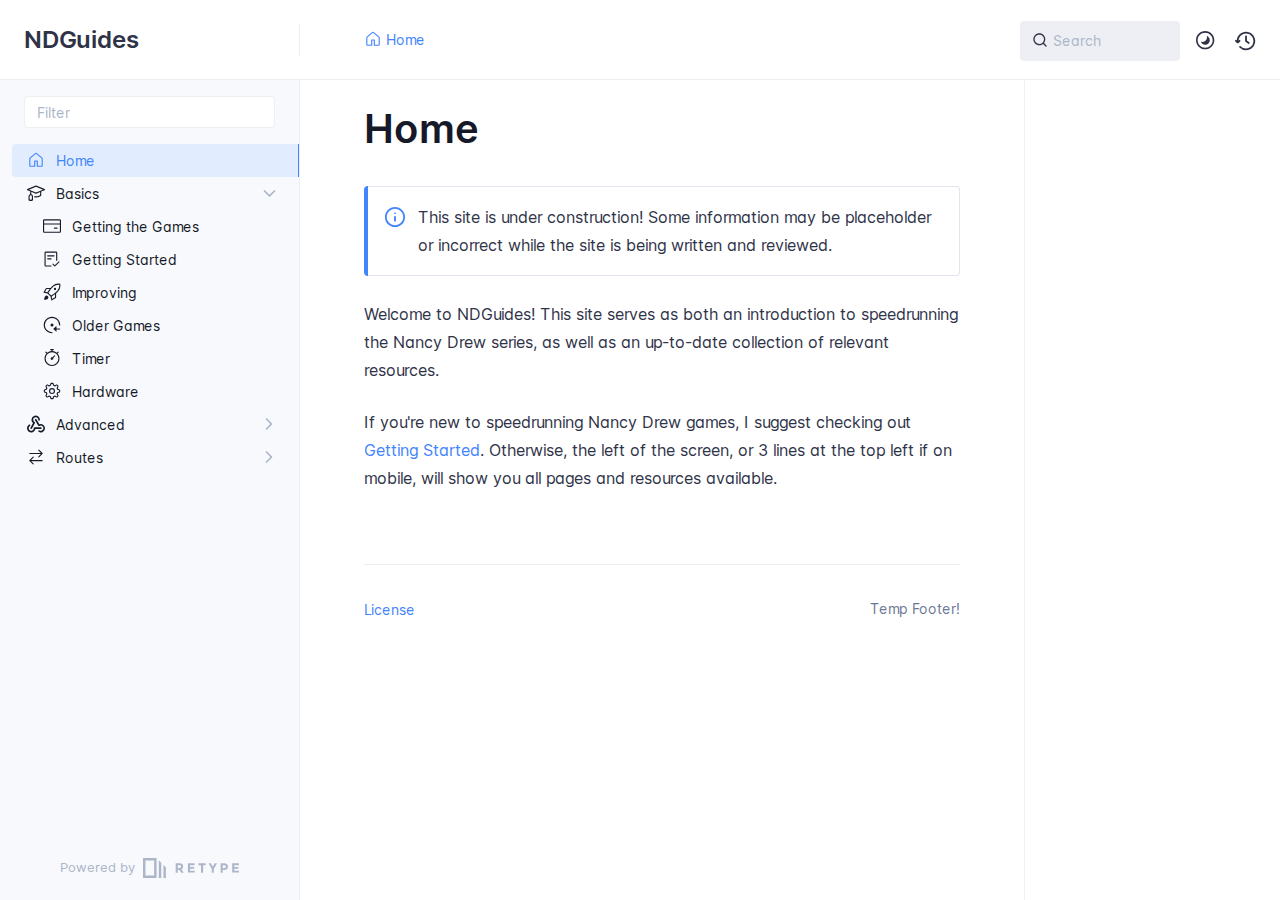
<file: index.html>
<!DOCTYPE html>
<html lang="en" class="h-full">
<head>
    <meta charset="UTF-8">
    <meta name="viewport" content="width=device-width,initial-scale=1">
    <meta name="turbo-root" content="/ndguides">
    <meta name="turbo-cache-control" content="no-cache" data-turbo-track="reload" data-track-token="3.6.0.795033673877">

    <!-- See retype.com -->
    <meta name="generator" content="Retype 3.6.0">

    <!-- Primary Meta Tags -->
    <title>Home</title>
    <meta name="title" content="Home">
    <meta name="description" content="This site is under construction! Some information may be placeholder or incorrect while the site is being written and reviewed.">

    <!-- Canonical -->
    <link rel="canonical" href="https://toasterberry.github.io/ndguides/">

    <!-- Open Graph / Facebook -->
    <meta property="og:type" content="website">
    <meta property="og:url" content="https://toasterberry.github.io/ndguides/">
    <meta property="og:title" content="Home">
    <meta property="og:description" content="This site is under construction! Some information may be placeholder or incorrect while the site is being written and reviewed.">

    <!-- Twitter -->
    <meta property="twitter:card" content="summary_large_image">
    <meta property="twitter:url" content="https://toasterberry.github.io/ndguides/">
    <meta property="twitter:title" content="Home">
    <meta property="twitter:description" content="This site is under construction! Some information may be placeholder or incorrect while the site is being written and reviewed.">

    <script data-cfasync="false">(function () { var el = document.documentElement, m = localStorage.getItem("doc_theme"), wm = window.matchMedia; if (m === "dark" || (!m && wm && wm("(prefers-color-scheme: dark)").matches)) { el.classList.add("dark") } else { el.classList.remove("dark") } })();</script>

    <link href="resources/css/retype.css?v=3.6.0.795033673877" rel="stylesheet">

    <script data-cfasync="false" src="resources/js/config.js?v=3.6.0.795033673877" data-turbo-eval="false" defer></script>
    <script data-cfasync="false" src="resources/js/retype.js?v=3.6.0" data-turbo-eval="false" defer></script>
    <script id="lunr-js" data-cfasync="false" src="resources/js/lunr.js?v=3.6.0.795033673877" data-turbo-eval="false" defer></script>
</head>
<body>
    <div id="docs-app" class="relative text-base antialiased text-gray-700 bg-white font-body dark:bg-dark-850 dark:text-dark-300">
        <div class="absolute bottom-0 left-0 bg-gray-100 dark:bg-dark-800" style="top: 5rem; right: 50%"></div>
    
        <header id="docs-site-header" class="sticky top-0 z-30 flex w-full h-16 bg-white border-b border-gray-200 md:h-20 dark:bg-dark-850 dark:border-dark-650">
            <div class="container relative flex items-center justify-between pr-6 grow md:justify-start">
                <!-- Mobile menu button skeleton -->
                <button v-cloak class="skeleton docs-mobile-menu-button flex items-center justify-center shrink-0 overflow-hidden dark:text-white focus:outline-none rounded-full w-10 h-10 ml-3.5 md:hidden"><svg xmlns="http://www.w3.org/2000/svg" class="mb-px shrink-0" width="24" height="24" viewBox="0 0 24 24" role="presentation" style="margin-bottom: 0px;"><g fill="currentColor"><path d="M2 4h20v2H2zM2 11h20v2H2zM2 18h20v2H2z"></path></g></svg></button>
                <div v-cloak id="docs-sidebar-toggle"></div>
        
                <!-- Logo -->
                <div class="flex items-center justify-between h-full py-2 md:w-75">
                    <div class="flex items-center px-2 md:px-6">
                        <a id="docs-site-logo" href="" class="flex items-center leading-snug text-2xl">
                            <span class="dark:text-white font-semibold line-clamp-1 md:line-clamp-2">NDGuides</span>
                        </a>
                    </div>
        
                    <span class="hidden h-8 border-r md:inline-block dark:border-dark-650"></span>
                </div>
        
                <div class="flex justify-between md:grow">
                    <!-- Top Nav -->
                    <nav class="hidden md:flex">
                        <ul class="flex flex-col mb-4 md:pl-16 md:mb-0 md:flex-row md:items-center">
                            <li class="mr-6">
                                <a class="py-2 md:mb-0 inline-flex items-center text-sm whitespace-nowrap transition-colors duration-200 ease-linear md:text-blue-500 dark:text-blue-400 hover:text-blue-800 dark:hover:text-blue-200" href="">
                                    <svg xmlns="http://www.w3.org/2000/svg" class="mb-px mr-1" width="18" height="18" viewBox="0 0 24 24" role="presentation">
                                        <g fill="currentColor">
                                            <path d="M11.03 2.59a1.501 1.501 0 0 1 1.94 0l7.5 6.363a1.5 1.5 0 0 1 .53 1.144V19.5a1.5 1.5 0 0 1-1.5 1.5h-5.75a.75.75 0 0 1-.75-.75V14h-2v6.25a.75.75 0 0 1-.75.75H4.5A1.5 1.5 0 0 1 3 19.5v-9.403c0-.44.194-.859.53-1.144ZM12 3.734l-7.5 6.363V19.5h5v-6.25a.75.75 0 0 1 .75-.75h3.5a.75.75 0 0 1 .75.75v6.25h5v-9.403Z"/>
                                        </g>
                                    </svg>
                                    <span>Home</span>
                                </a>
                            </li>
        
                        </ul>
                    </nav>
        
                    <!-- Header Right Skeleton -->
                    <div v-cloak class="flex justify-end grow skeleton">
        
                        <!-- Search input mock -->
                        <div class="relative hidden w-40 lg:block lg:max-w-sm lg:ml-auto">
                            <div class="absolute flex items-center justify-center h-full pl-3 dark:text-dark-300">
                                <svg xmlns="http://www.w3.org/2000/svg" class="icon-base" width="16" height="16" viewBox="0 0 24 24" aria-labelledby="icon" role="presentation" style="margin-bottom: 1px;"><g fill="currentColor" ><path d="M21.71 20.29l-3.68-3.68A8.963 8.963 0 0020 11c0-4.96-4.04-9-9-9s-9 4.04-9 9 4.04 9 9 9c2.12 0 4.07-.74 5.61-1.97l3.68 3.68c.2.19.45.29.71.29s.51-.1.71-.29c.39-.39.39-1.03 0-1.42zM4 11c0-3.86 3.14-7 7-7s7 3.14 7 7c0 1.92-.78 3.66-2.04 4.93-.01.01-.02.01-.02.01-.01.01-.01.01-.01.02A6.98 6.98 0 0111 18c-3.86 0-7-3.14-7-7z" ></path></g></svg>
                            </div>
                            <input class="w-full h-10 placeholder-gray-400 transition-colors duration-200 ease-in bg-gray-200 border border-transparent rounded md:text-sm hover:bg-white hover:border-gray-300 focus:outline-none focus:bg-white focus:border-gray-500 dark:bg-dark-600 dark:border-dark-600 dark:placeholder-dark-400" style="padding: 0.625rem 0.75rem 0.625rem 2rem" type="text" placeholder="Search">
                        </div>
        
                        <!-- Mobile search button -->
                        <div class="flex items-center justify-center w-10 h-10 lg:hidden">
                            <svg xmlns="http://www.w3.org/2000/svg" class="shrink-0 icon-base" width="20" height="20" viewBox="0 0 24 24" aria-labelledby="icon" role="presentation" style="margin-bottom: 0px;"><g fill="currentColor" ><path d="M21.71 20.29l-3.68-3.68A8.963 8.963 0 0020 11c0-4.96-4.04-9-9-9s-9 4.04-9 9 4.04 9 9 9c2.12 0 4.07-.74 5.61-1.97l3.68 3.68c.2.19.45.29.71.29s.51-.1.71-.29c.39-.39.39-1.03 0-1.42zM4 11c0-3.86 3.14-7 7-7s7 3.14 7 7c0 1.92-.78 3.66-2.04 4.93-.01.01-.02.01-.02.01-.01.01-.01.01-.01.02A6.98 6.98 0 0111 18c-3.86 0-7-3.14-7-7z" ></path></g></svg>
                        </div>
        
                        <!-- Dark mode switch placeholder -->
                        <div class="w-10 h-10 lg:ml-2"></div>
        
                        <!-- History button -->
                        <div class="flex items-center justify-center w-10 h-10" style="margin-right: -0.625rem;">
                            <svg xmlns="http://www.w3.org/2000/svg" class="shrink-0 icon-base" width="22" height="22" viewBox="0 0 24 24" aria-labelledby="icon" role="presentation" style="margin-bottom: 0px;"><g fill="currentColor" ><g ><path d="M12.01 6.01c-.55 0-1 .45-1 1V12a1 1 0 00.4.8l3 2.22a.985.985 0 001.39-.2.996.996 0 00-.21-1.4l-2.6-1.92V7.01c.02-.55-.43-1-.98-1z"></path><path d="M12.01 1.91c-5.33 0-9.69 4.16-10.05 9.4l-.29-.26a.997.997 0 10-1.34 1.48l1.97 1.79c.19.17.43.26.67.26s.48-.09.67-.26l1.97-1.79a.997.997 0 10-1.34-1.48l-.31.28c.34-4.14 3.82-7.41 8.05-7.41 4.46 0 8.08 3.63 8.08 8.09s-3.63 8.08-8.08 8.08c-2.18 0-4.22-.85-5.75-2.4a.996.996 0 10-1.42 1.4 10.02 10.02 0 007.17 2.99c5.56 0 10.08-4.52 10.08-10.08.01-5.56-4.52-10.09-10.08-10.09z"></path></g></g></svg>
                        </div>
                    </div>
        
                    <div v-cloak class="flex justify-end grow">
                        <div id="docs-mobile-search-button"></div>
                        <doc-search-desktop></doc-search-desktop>
        
                        <doc-theme-switch class="lg:ml-2"></doc-theme-switch>
                        <doc-history></doc-history>
                    </div>
                </div>
            </div>
        </header>
    
        <div class="container relative flex bg-white">
            <!-- Sidebar Skeleton -->
            <div v-cloak class="fixed flex flex-col shrink-0 duration-300 ease-in-out bg-gray-100 border-gray-200 sidebar top-20 w-75 border-r h-screen md:sticky transition-transform skeleton dark:bg-dark-800 dark:border-dark-650">
            
                <!-- Render this div, if config.showSidebarFilter is `true` -->
                <div class="flex items-center h-16 px-6">
                    <input class="w-full h-8 px-3 py-2 transition-colors duration-200 ease-linear bg-white border border-gray-200 rounded shadow-none text-sm focus:outline-none focus:border-gray-600 dark:bg-dark-600 dark:border-dark-600" type="text" placeholder="Filter">
                </div>
            
                <div class="pl-6 mt-1 mb-4">
                    <div class="w-32 h-3 mb-4 bg-gray-200 rounded-full loading dark:bg-dark-600"></div>
                    <div class="w-48 h-3 mb-4 bg-gray-200 rounded-full loading dark:bg-dark-600"></div>
                    <div class="w-40 h-3 mb-4 bg-gray-200 rounded-full loading dark:bg-dark-600"></div>
                    <div class="w-32 h-3 mb-4 bg-gray-200 rounded-full loading dark:bg-dark-600"></div>
                    <div class="w-48 h-3 mb-4 bg-gray-200 rounded-full loading dark:bg-dark-600"></div>
                    <div class="w-40 h-3 mb-4 bg-gray-200 rounded-full loading dark:bg-dark-600"></div>
                </div>
            
                <div class="shrink-0 mt-auto bg-transparent dark:border-dark-650">
                    <a class="flex items-center justify-center flex-nowrap h-16 text-gray-400 dark:text-dark-400 hover:text-gray-700 dark:hover:text-dark-300 transition-colors duration-150 ease-in docs-powered-by" target="_blank" href="https://retype.com/" rel="noopener">
                        <span class="text-xs whitespace-nowrap">Powered by</span>
                        <svg xmlns="http://www.w3.org/2000/svg" class="ml-2" fill="currentColor" width="96" height="20" overflow="visible"><path d="M0 0v20h13.59V0H0zm11.15 17.54H2.44V2.46h8.71v15.08zM15.8 20h2.44V4.67L15.8 2.22zM20.45 6.89V20h2.44V9.34z"/><g><path d="M40.16 8.44c0 1.49-.59 2.45-1.75 2.88l2.34 3.32h-2.53l-2.04-2.96h-1.43v2.96h-2.06V5.36h3.5c1.43 0 2.46.24 3.07.73s.9 1.27.9 2.35zm-2.48 1.1c.26-.23.38-.59.38-1.09 0-.5-.13-.84-.4-1.03s-.73-.28-1.39-.28h-1.54v2.75h1.5c.72 0 1.2-.12 1.45-.35zM51.56 5.36V7.2h-4.59v1.91h4.13v1.76h-4.13v1.92h4.74v1.83h-6.79V5.36h6.64zM60.09 7.15v7.48h-2.06V7.15h-2.61V5.36h7.28v1.79h-2.61zM70.81 14.64h-2.06v-3.66l-3.19-5.61h2.23l1.99 3.45 1.99-3.45H74l-3.19 5.61v3.66zM83.99 6.19c.65.55.97 1.4.97 2.55s-.33 1.98-1 2.51-1.68.8-3.04.8h-1.23v2.59h-2.06V5.36h3.26c1.42 0 2.45.28 3.1.83zm-1.51 3.65c.25-.28.37-.69.37-1.22s-.16-.92-.48-1.14c-.32-.23-.82-.34-1.5-.34H79.7v3.12h1.38c.68 0 1.15-.14 1.4-.42zM95.85 5.36V7.2h-4.59v1.91h4.13v1.76h-4.13v1.92H96v1.83h-6.79V5.36h6.64z"/></g></svg>
                    </a>
                </div>
            </div>
            
            <!-- Sidebar component -->
            <doc-sidebar v-cloak>
                <template #sidebar-footer>
                    <div class="shrink-0 mt-auto border-t md:bg-transparent md:border-none dark:border-dark-650">
            
                        <div class="py-3 px-6 md:hidden border-b dark:border-dark-650">
                            <nav>
                                <ul class="flex flex-wrap justify-center items-center">
                                    <li class="mr-6">
                                        <a class="block py-1 inline-flex items-center text-sm whitespace-nowrap transition-colors duration-200 ease-linear md:text-blue-500 dark:text-blue-400 hover:text-blue-800 dark:hover:text-blue-200" href="">
                                            <svg xmlns="http://www.w3.org/2000/svg" class="mb-px mr-1" width="18" height="18" viewBox="0 0 24 24" role="presentation">
                                                <g fill="currentColor">
                                                    <path d="M11.03 2.59a1.501 1.501 0 0 1 1.94 0l7.5 6.363a1.5 1.5 0 0 1 .53 1.144V19.5a1.5 1.5 0 0 1-1.5 1.5h-5.75a.75.75 0 0 1-.75-.75V14h-2v6.25a.75.75 0 0 1-.75.75H4.5A1.5 1.5 0 0 1 3 19.5v-9.403c0-.44.194-.859.53-1.144ZM12 3.734l-7.5 6.363V19.5h5v-6.25a.75.75 0 0 1 .75-.75h3.5a.75.75 0 0 1 .75.75v6.25h5v-9.403Z"/>
                                                </g>
                                            </svg>
                                            <span>Home</span>
                                        </a>
                                    </li>
            
                                </ul>
                            </nav>
                        </div>
            
                        <a class="flex items-center justify-center flex-nowrap h-16 text-gray-400 dark:text-dark-400 hover:text-gray-700 dark:hover:text-dark-300 transition-colors duration-150 ease-in docs-powered-by" target="_blank" href="https://retype.com/" rel="noopener">
                            <span class="text-xs whitespace-nowrap">Powered by</span>
                            <svg xmlns="http://www.w3.org/2000/svg" class="ml-2" fill="currentColor" width="96" height="20" overflow="visible"><path d="M0 0v20h13.59V0H0zm11.15 17.54H2.44V2.46h8.71v15.08zM15.8 20h2.44V4.67L15.8 2.22zM20.45 6.89V20h2.44V9.34z"/><g><path d="M40.16 8.44c0 1.49-.59 2.45-1.75 2.88l2.34 3.32h-2.53l-2.04-2.96h-1.43v2.96h-2.06V5.36h3.5c1.43 0 2.46.24 3.07.73s.9 1.27.9 2.35zm-2.48 1.1c.26-.23.38-.59.38-1.09 0-.5-.13-.84-.4-1.03s-.73-.28-1.39-.28h-1.54v2.75h1.5c.72 0 1.2-.12 1.45-.35zM51.56 5.36V7.2h-4.59v1.91h4.13v1.76h-4.13v1.92h4.74v1.83h-6.79V5.36h6.64zM60.09 7.15v7.48h-2.06V7.15h-2.61V5.36h7.28v1.79h-2.61zM70.81 14.64h-2.06v-3.66l-3.19-5.61h2.23l1.99 3.45 1.99-3.45H74l-3.19 5.61v3.66zM83.99 6.19c.65.55.97 1.4.97 2.55s-.33 1.98-1 2.51-1.68.8-3.04.8h-1.23v2.59h-2.06V5.36h3.26c1.42 0 2.45.28 3.1.83zm-1.51 3.65c.25-.28.37-.69.37-1.22s-.16-.92-.48-1.14c-.32-.23-.82-.34-1.5-.34H79.7v3.12h1.38c.68 0 1.15-.14 1.4-.42zM95.85 5.36V7.2h-4.59v1.91h4.13v1.76h-4.13v1.92H96v1.83h-6.79V5.36h6.64z"/></g></svg>
                        </a>
                    </div>
                </template>
            </doc-sidebar>
    
            <div class="grow min-w-0 dark:bg-dark-850">
                <!-- Render "toolbar" template here on api pages --><!-- Render page content -->
                <div class="flex">
                    <div class="min-w-0 p-4 grow md:px-16">
                        <main class="relative pb-12 lg:pt-2">
                            <div class="docs-markdown" id="docs-content">
                                <!-- Rendered if sidebar right is enabled -->
                                <div id="docs-sidebar-right-toggle"></div>
                                <!-- Page content  -->
<doc-anchor-target id="home" class="break-words">
    <h1>
        <doc-anchor-trigger class="header-anchor-trigger" to="#home">#</doc-anchor-trigger>
        <span>Home</span>
    </h1>
</doc-anchor-target>
<div class="flex mb-6">
    <div class="shrink-0 w-1 rounded-tl rounded-bl bg-blue-500 dark:bg-blue-400"></div>
    <div class="flex w-full py-4 border border-l-0 border-gray-300 rounded-tr rounded-br doc-alert bg-white dark:bg-dark-700 dark:border-dark-700" role="alert">
        <div class="flex items-center ml-4 h-7">
            <svg xmlns="http://www.w3.org/2000/svg" class="mb-px text-blue-500 dark:text-blue-400" width="22" height="22" viewBox="0 0 24 24" role="presentation">
                <g fill="currentColor"><g>
                    <path d="M12 1C5.93 1 1 5.93 1 12s4.93 11 11 11 11-4.93 11-11S18.07 1 12 1zm0 20c-4.96 0-9-4.04-9-9s4.04-9 9-9 9 4.04 9 9-4.04 9-9 9z"></path>
                    <path d="M12 11c-.55 0-1 .45-1 1v4c0 .55.45 1 1 1s1-.45 1-1v-4c0-.55-.45-1-1-1zM12.01 7c-.56 0-1 .45-1 1s.45 1 1 1 1-.45 1-1-.45-1-1-1z"></path>
                    <path fill="none" d="M0 0h24v24H0z"></path>
                </g></g>
            </svg>
        </div>
        <div class="pr-5 ml-3 w-full">
<p>This site is under construction! Some information may be placeholder or incorrect while the site is being written and reviewed.</p>
        </div>
    </div>
</div>
<p>Welcome to NDGuides! This site serves as both an introduction to speedrunning the Nancy Drew series, as well as an up-to-date collection of relevant resources.</p>
<p>If you&#x27;re new to speedrunning Nancy Drew games, I suggest checking out <a href="basics/getting-started/">Getting Started</a>. Otherwise, the left of the screen, or 3 lines at the top left if on mobile, will show you all pages and resources available.</p>

                                
                                <!-- Required only on API pages -->
                                <doc-toolbar-member-filter-no-results></doc-toolbar-member-filter-no-results>
                            </div>
                            <footer class="clear-both">
                            
                            </footer>
                        </main>
                
                        <div class="border-t dark:border-dark-650 pt-6 mb-8">
                            <footer class="flex flex-wrap items-center justify-between">
                                <div>
                                    <ul class="flex flex-wrap items-center text-sm">
                                        <li>
                                            <a class="block mr-4 py-2 text-sm whitespace-nowrap transition-colors duration-200 ease-linear text-blue-500 dark:text-blue-400 hover:text-blue-800 dark:hover:text-blue-200 md:mb-0" href="license.md">License</a>
                                        </li>
                                    </ul>
                                </div>
                                <div class="docs-copyright py-2 text-gray-500 dark:text-dark-350 text-sm leading-relaxed"><p>Temp Footer!</p></div>
                            </footer>
                        </div>
                    </div>
                
                    <!-- Rendered if sidebar right is enabled -->
                    <!-- Sidebar right skeleton-->
                    <div v-cloak class="fixed top-0 bottom-0 right-0 translate-x-full bg-white border-gray-200 lg:sticky lg:border-l lg:shrink-0 lg:pt-6 lg:transform-none sm:w-1/2 lg:w-64 lg:z-0 md:w-104 sidebar-right skeleton dark:bg-dark-850 dark:border-dark-650">
                        <div class="pl-5">
                            <div class="w-32 h-3 mb-4 bg-gray-200 dark:bg-dark-600 rounded-full loading"></div>
                            <div class="w-48 h-3 mb-4 bg-gray-200 dark:bg-dark-600 rounded-full loading"></div>
                            <div class="w-40 h-3 mb-4 bg-gray-200 dark:bg-dark-600 rounded-full loading"></div>
                        </div>
                    </div>
                
                    <!-- User should be able to hide sidebar right -->
                    <doc-sidebar-right v-cloak></doc-sidebar-right>
                </div>

            </div>
        </div>
    
        <doc-search-mobile></doc-search-mobile>
        <doc-back-to-top></doc-back-to-top>
    </div>


    <div id="docs-overlay-target"></div>

    <script data-cfasync="false">window.__DOCS__ = { "title": "Home", isRoot: true, level: 0, icon: "file", hasPrism: false, hasMermaid: false, hasMath: false, tocDepth: 23 }</script>
</body>
</html>
</file>
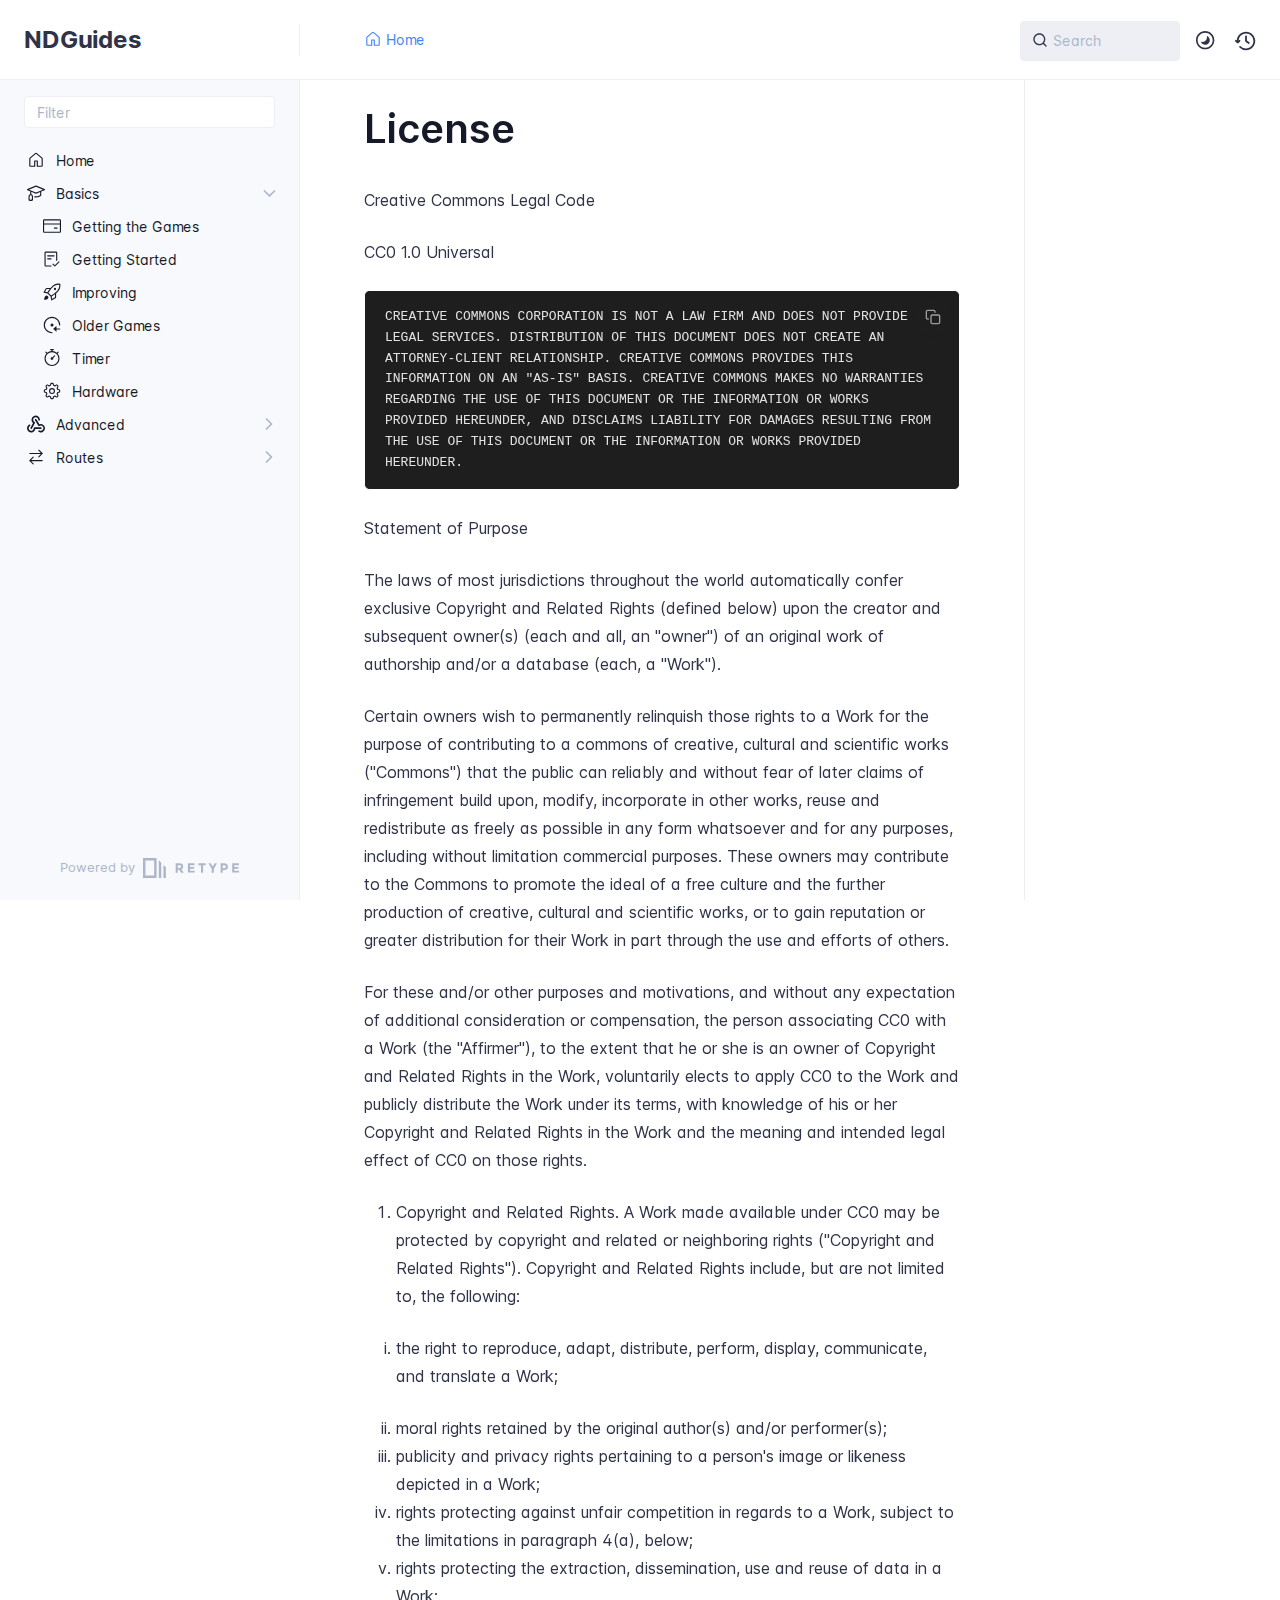
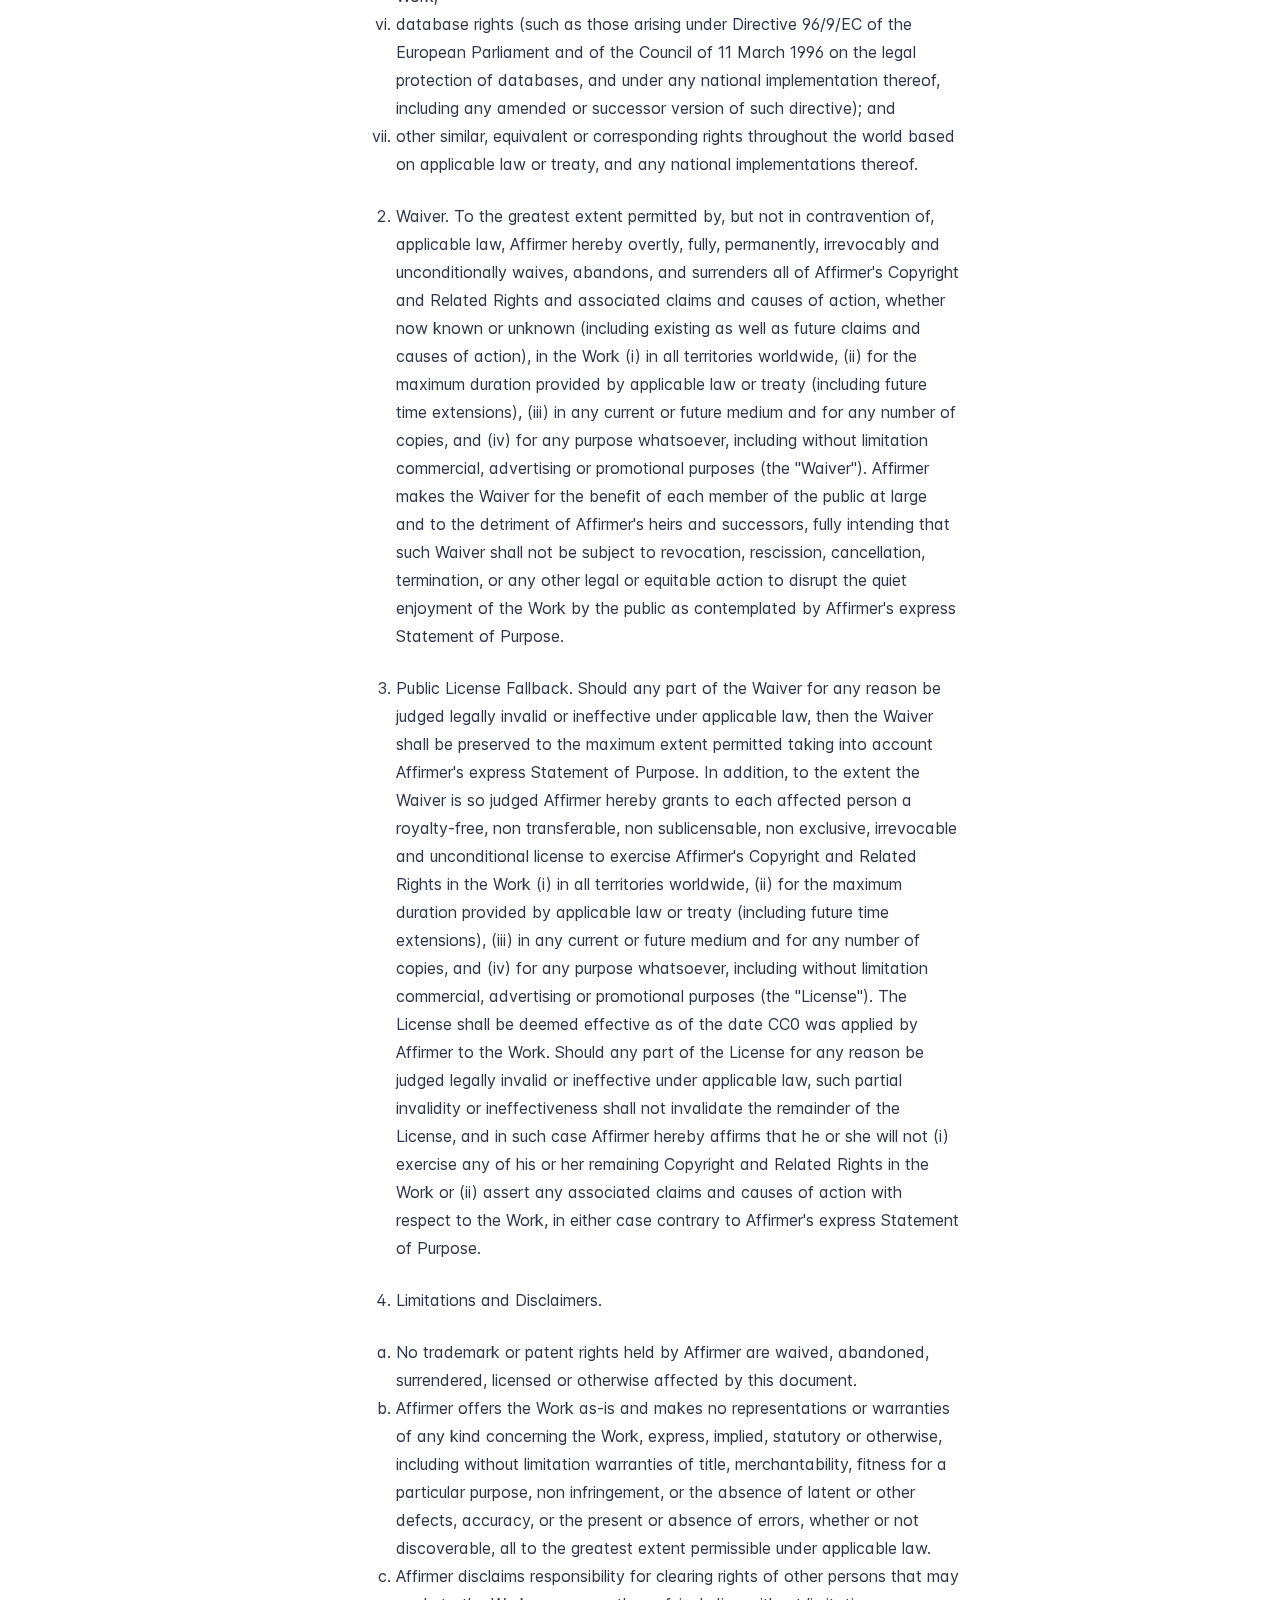
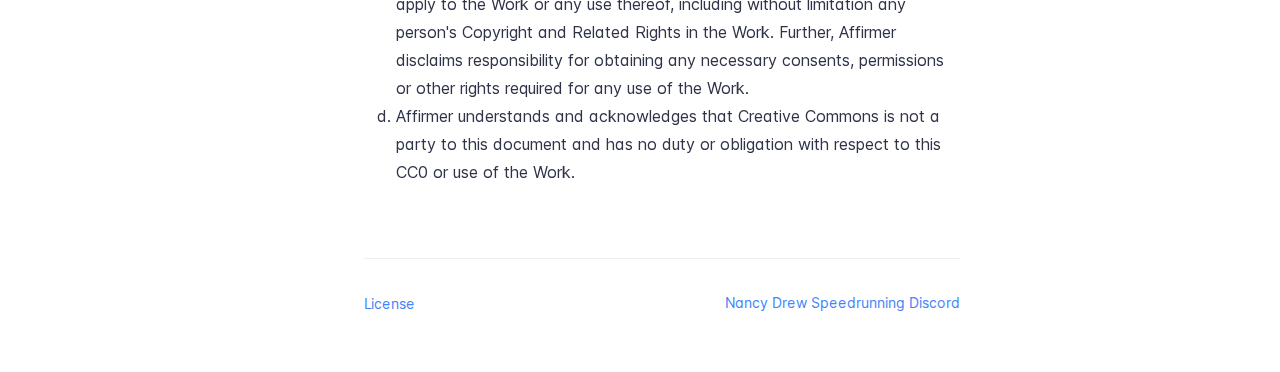
<file: license/index.html>
<!DOCTYPE html>
<html lang="en" class="h-full">
<head>
    <meta charset="UTF-8">
    <meta name="viewport" content="width=device-width,initial-scale=1">
    <meta name="turbo-root" content="/ndguides">
    <meta name="turbo-cache-control" content="no-cache" data-turbo-track="reload" data-track-token="3.9.0.802428654114">

    <!-- See retype.com -->
    <meta name="generator" content="Retype 3.9.0">

    <!-- Primary Meta Tags -->
    <title>License</title>
    <meta name="title" content="License">
    <meta name="description" content="Creative Commons Legal Code">

    <!-- Canonical -->
    <link rel="canonical" href="https://toasterberry.github.io/ndguides/license/">

    <!-- Open Graph / Facebook -->
    <meta property="og:type" content="website">
    <meta property="og:url" content="https://toasterberry.github.io/ndguides/license/">
    <meta property="og:title" content="License">
    <meta property="og:description" content="Creative Commons Legal Code">

    <!-- Twitter -->
    <meta property="twitter:card" content="summary_large_image">
    <meta property="twitter:url" content="https://toasterberry.github.io/ndguides/license/">
    <meta property="twitter:title" content="License">
    <meta property="twitter:description" content="Creative Commons Legal Code">

    <script data-cfasync="false">(function(){var cl=document.documentElement.classList,ls=localStorage.getItem("retype_scheme"),hd=cl.contains("dark"),hl=cl.contains("light"),wm=window.matchMedia&&window.matchMedia("(prefers-color-scheme: dark)").matches;if(ls==="dark"||(!ls&&wm&&!hd&&!hl)){cl.remove("light");cl.add("dark")}else if(ls==="light"||(!ls&&!wm&&!hd&&!hl)){cl.remove("dark");cl.add("light")}})();</script>

    <link href="../resources/css/retype.css?v=3.9.0.802428654114" rel="stylesheet">

    <script data-cfasync="false" src="../resources/js/config.js?v=3.9.0.802428654114" data-turbo-eval="false" defer></script>
    <script data-cfasync="false" src="../resources/js/retype.js?v=3.9.0" data-turbo-eval="false" defer></script>
    <script id="lunr-js" data-cfasync="false" src="../resources/js/lunr.js?v=3.9.0.802428654114" data-turbo-eval="false" defer></script>
</head>
<body>
    <div id="docs-app" class="relative text-base antialiased text-gray-700 bg-white font-body dark:bg-dark-850 dark:text-dark-300">
        <div class="absolute bottom-0 left-0 bg-gray-100 dark:bg-dark-800" style="top: 5rem; right: 50%"></div>
    
        <header id="docs-site-header" class="sticky top-0 z-30 flex w-full h-16 bg-white border-b border-gray-200 md:h-20 dark:bg-dark-850 dark:border-dark-650">
            <div class="container relative flex items-center justify-between pr-6 grow md:justify-start">
                <!-- Mobile menu button skeleton -->
                <button v-cloak class="skeleton docs-mobile-menu-button flex items-center justify-center shrink-0 overflow-hidden dark:text-white focus:outline-none rounded-full w-10 h-10 ml-3.5 md:hidden"><svg xmlns="http://www.w3.org/2000/svg" class="mb-px shrink-0" width="24" height="24" viewBox="0 0 24 24" role="presentation" style="margin-bottom: 0px;"><g fill="currentColor"><path d="M2 4h20v2H2zM2 11h20v2H2zM2 18h20v2H2z"></path></g></svg></button>
                <div v-cloak id="docs-sidebar-toggle"></div>
        
                <!-- Logo -->
                <div class="flex items-center justify-between h-full py-2 md:w-75">
                    <div class="flex items-center px-2 md:px-6">
                        <a id="docs-site-logo" href="../" class="flex items-center leading-snug text-2xl">
                            <span class="dark:text-white font-bold line-clamp-1 md:line-clamp-2">NDGuides</span>
                        </a>
                    </div>
        
                    <span class="hidden h-8 border-r md:inline-block dark:border-dark-650"></span>
                </div>
        
                <div class="flex justify-between md:grow">
                    <!-- Top Nav -->
                    <nav class="hidden md:flex">
                        <ul class="flex flex-col mb-4 md:pl-16 md:mb-0 md:flex-row md:items-center">
                            <li class="mr-6">
                                <a class="py-2 md:mb-0 inline-flex items-center text-sm whitespace-nowrap transition-colors duration-200 ease-linear md:text-blue-500 dark:text-blue-400 hover:text-blue-800 dark:hover:text-blue-200" href="../">
                                    <svg xmlns="http://www.w3.org/2000/svg" class="mb-px mr-1" width="18" height="18" viewBox="0 0 24 24" role="presentation">
                                        <g fill="currentColor">
                                            <path d="M11.03 2.59a1.501 1.501 0 0 1 1.94 0l7.5 6.363a1.5 1.5 0 0 1 .53 1.144V19.5a1.5 1.5 0 0 1-1.5 1.5h-5.75a.75.75 0 0 1-.75-.75V14h-2v6.25a.75.75 0 0 1-.75.75H4.5A1.5 1.5 0 0 1 3 19.5v-9.403c0-.44.194-.859.53-1.144ZM12 3.734l-7.5 6.363V19.5h5v-6.25a.75.75 0 0 1 .75-.75h3.5a.75.75 0 0 1 .75.75v6.25h5v-9.403Z"/>
                                        </g>
                                    </svg>
                                    <span>Home</span>
                                </a>
                            </li>
        
                        </ul>
                    </nav>
        
                    <!-- Header Right Skeleton -->
                    <div v-cloak class="flex justify-end grow skeleton">
        
                        <!-- Search input mock -->
                        <div class="relative hidden w-40 lg:block lg:max-w-sm lg:ml-auto">
                            <div class="absolute flex items-center justify-center h-full pl-3 dark:text-dark-300">
                                <svg xmlns="http://www.w3.org/2000/svg" class="icon-base" width="16" height="16" viewBox="0 0 24 24" aria-labelledby="icon" role="presentation" style="margin-bottom: 1px;"><g fill="currentColor" ><path d="M21.71 20.29l-3.68-3.68A8.963 8.963 0 0020 11c0-4.96-4.04-9-9-9s-9 4.04-9 9 4.04 9 9 9c2.12 0 4.07-.74 5.61-1.97l3.68 3.68c.2.19.45.29.71.29s.51-.1.71-.29c.39-.39.39-1.03 0-1.42zM4 11c0-3.86 3.14-7 7-7s7 3.14 7 7c0 1.92-.78 3.66-2.04 4.93-.01.01-.02.01-.02.01-.01.01-.01.01-.01.02A6.98 6.98 0 0111 18c-3.86 0-7-3.14-7-7z" ></path></g></svg>
                            </div>
                            <input class="w-full h-10 placeholder-gray-400 transition-colors duration-200 ease-in bg-gray-200 border border-transparent rounded md:text-sm hover:bg-white hover:border-gray-300 focus:outline-none focus:bg-white focus:border-gray-500 dark:bg-dark-600 dark:border-dark-600 dark:placeholder-dark-400" style="padding: 0.625rem 0.75rem 0.625rem 2rem" type="text" placeholder="Search">
                        </div>
        
                        <!-- Mobile search button -->
                        <div class="flex items-center justify-center w-10 h-10 lg:hidden">
                            <svg xmlns="http://www.w3.org/2000/svg" class="shrink-0 icon-base" width="20" height="20" viewBox="0 0 24 24" aria-labelledby="icon" role="presentation" style="margin-bottom: 0px;"><g fill="currentColor" ><path d="M21.71 20.29l-3.68-3.68A8.963 8.963 0 0020 11c0-4.96-4.04-9-9-9s-9 4.04-9 9 4.04 9 9 9c2.12 0 4.07-.74 5.61-1.97l3.68 3.68c.2.19.45.29.71.29s.51-.1.71-.29c.39-.39.39-1.03 0-1.42zM4 11c0-3.86 3.14-7 7-7s7 3.14 7 7c0 1.92-.78 3.66-2.04 4.93-.01.01-.02.01-.02.01-.01.01-.01.01-.01.02A6.98 6.98 0 0111 18c-3.86 0-7-3.14-7-7z" ></path></g></svg>
                        </div>
        
                        <!-- Dark mode switch placeholder -->
                        <div class="w-10 h-10 lg:ml-2"></div>
        
                        <!-- History button -->
                        <div class="flex items-center justify-center w-10 h-10" style="margin-right: -0.625rem;">
                            <svg xmlns="http://www.w3.org/2000/svg" class="shrink-0 icon-base" width="22" height="22" viewBox="0 0 24 24" aria-labelledby="icon" role="presentation" style="margin-bottom: 0px;"><g fill="currentColor" ><g ><path d="M12.01 6.01c-.55 0-1 .45-1 1V12a1 1 0 00.4.8l3 2.22a.985.985 0 001.39-.2.996.996 0 00-.21-1.4l-2.6-1.92V7.01c.02-.55-.43-1-.98-1z"></path><path d="M12.01 1.91c-5.33 0-9.69 4.16-10.05 9.4l-.29-.26a.997.997 0 10-1.34 1.48l1.97 1.79c.19.17.43.26.67.26s.48-.09.67-.26l1.97-1.79a.997.997 0 10-1.34-1.48l-.31.28c.34-4.14 3.82-7.41 8.05-7.41 4.46 0 8.08 3.63 8.08 8.09s-3.63 8.08-8.08 8.08c-2.18 0-4.22-.85-5.75-2.4a.996.996 0 10-1.42 1.4 10.02 10.02 0 007.17 2.99c5.56 0 10.08-4.52 10.08-10.08.01-5.56-4.52-10.09-10.08-10.09z"></path></g></g></svg>
                        </div>
                    </div>
        
                    <div v-cloak class="flex justify-end grow">
                        <div id="docs-mobile-search-button"></div>
                        <doc-search-desktop></doc-search-desktop>
        
                        <doc-theme-switch class="lg:ml-2"></doc-theme-switch>
                        <doc-history></doc-history>
                    </div>
                </div>
            </div>
        </header>
    
        <div class="container relative flex bg-white">
            <!-- Sidebar Skeleton -->
            <div v-cloak class="fixed flex flex-col shrink-0 duration-300 ease-in-out bg-white border-gray-200 sidebar top-20 w-75 border-r h-screen md:sticky transition-transform skeleton dark:bg-dark-800 dark:border-dark-650">
            
                <div class="flex items-center h-16 px-6">
                    <input class="w-full h-8 px-3 py-2 transition-colors duration-200 ease-linear bg-white border border-gray-200 rounded shadow-none text-sm focus:outline-none focus:border-gray-600 dark:bg-dark-600 dark:border-dark-600" type="text" placeholder="Filter">
                </div>
            
                <div class="pl-6 mt-1 mb-4">
                    <div class="w-32 h-3 mb-4 bg-gray-200 rounded-full loading dark:bg-dark-600"></div>
                    <div class="w-48 h-3 mb-4 bg-gray-200 rounded-full loading dark:bg-dark-600"></div>
                    <div class="w-40 h-3 mb-4 bg-gray-200 rounded-full loading dark:bg-dark-600"></div>
                    <div class="w-32 h-3 mb-4 bg-gray-200 rounded-full loading dark:bg-dark-600"></div>
                    <div class="w-48 h-3 mb-4 bg-gray-200 rounded-full loading dark:bg-dark-600"></div>
                    <div class="w-40 h-3 mb-4 bg-gray-200 rounded-full loading dark:bg-dark-600"></div>
                </div>
            
                <div class="shrink-0 mt-auto bg-transparent dark:border-dark-650">
                    <a class="flex items-center justify-center flex-nowrap h-16 text-gray-400 dark:text-dark-400 hover:text-gray-700 dark:hover:text-dark-300 transition-colors duration-150 ease-in docs-powered-by" target="_blank" href="https://retype.com/" rel="noopener">
                        <span class="text-xs whitespace-nowrap">Powered by</span>
                        <svg xmlns="http://www.w3.org/2000/svg" class="ml-2" fill="currentColor" width="96" height="20" overflow="visible"><path d="M0 0v20h13.59V0H0zm11.15 17.54H2.44V2.46h8.71v15.08zM15.8 20h2.44V4.67L15.8 2.22zM20.45 6.89V20h2.44V9.34z"/><g><path d="M40.16 8.44c0 1.49-.59 2.45-1.75 2.88l2.34 3.32h-2.53l-2.04-2.96h-1.43v2.96h-2.06V5.36h3.5c1.43 0 2.46.24 3.07.73s.9 1.27.9 2.35zm-2.48 1.1c.26-.23.38-.59.38-1.09 0-.5-.13-.84-.4-1.03s-.73-.28-1.39-.28h-1.54v2.75h1.5c.72 0 1.2-.12 1.45-.35zM51.56 5.36V7.2h-4.59v1.91h4.13v1.76h-4.13v1.92h4.74v1.83h-6.79V5.36h6.64zM60.09 7.15v7.48h-2.06V7.15h-2.61V5.36h7.28v1.79h-2.61zM70.81 14.64h-2.06v-3.66l-3.19-5.61h2.23l1.99 3.45 1.99-3.45H74l-3.19 5.61v3.66zM83.99 6.19c.65.55.97 1.4.97 2.55s-.33 1.98-1 2.51-1.68.8-3.04.8h-1.23v2.59h-2.06V5.36h3.26c1.42 0 2.45.28 3.1.83zm-1.51 3.65c.25-.28.37-.69.37-1.22s-.16-.92-.48-1.14c-.32-.23-.82-.34-1.5-.34H79.7v3.12h1.38c.68 0 1.15-.14 1.4-.42zM95.85 5.36V7.2h-4.59v1.91h4.13v1.76h-4.13v1.92H96v1.83h-6.79V5.36h6.64z"/></g></svg>
                    </a>
                </div>
            </div>
            
            <!-- Sidebar component -->
            <doc-sidebar v-cloak>
                <template #sidebar-footer>
                    <div class="shrink-0 mt-auto border-t md:bg-transparent md:border-none dark:border-dark-650">
            
                        <div class="py-3 px-6 md:hidden border-b dark:border-dark-650">
                            <nav>
                                <ul class="flex flex-wrap justify-center items-center">
                                    <li class="mr-6">
                                        <a class="block py-1 inline-flex items-center text-sm whitespace-nowrap transition-colors duration-200 ease-linear md:text-blue-500 dark:text-blue-400 hover:text-blue-800 dark:hover:text-blue-200" href="../">
                                            <svg xmlns="http://www.w3.org/2000/svg" class="mb-px mr-1" width="18" height="18" viewBox="0 0 24 24" role="presentation">
                                                <g fill="currentColor">
                                                    <path d="M11.03 2.59a1.501 1.501 0 0 1 1.94 0l7.5 6.363a1.5 1.5 0 0 1 .53 1.144V19.5a1.5 1.5 0 0 1-1.5 1.5h-5.75a.75.75 0 0 1-.75-.75V14h-2v6.25a.75.75 0 0 1-.75.75H4.5A1.5 1.5 0 0 1 3 19.5v-9.403c0-.44.194-.859.53-1.144ZM12 3.734l-7.5 6.363V19.5h5v-6.25a.75.75 0 0 1 .75-.75h3.5a.75.75 0 0 1 .75.75v6.25h5v-9.403Z"/>
                                                </g>
                                            </svg>
                                            <span>Home</span>
                                        </a>
                                    </li>
            
                                </ul>
                            </nav>
                        </div>
            
                        <a class="flex items-center justify-center flex-nowrap h-16 text-gray-400 dark:text-dark-400 hover:text-gray-700 dark:hover:text-dark-300 transition-colors duration-150 ease-in docs-powered-by" target="_blank" href="https://retype.com/" rel="noopener">
                            <span class="text-xs whitespace-nowrap">Powered by</span>
                            <svg xmlns="http://www.w3.org/2000/svg" class="ml-2" fill="currentColor" width="96" height="20" overflow="visible"><path d="M0 0v20h13.59V0H0zm11.15 17.54H2.44V2.46h8.71v15.08zM15.8 20h2.44V4.67L15.8 2.22zM20.45 6.89V20h2.44V9.34z"/><g><path d="M40.16 8.44c0 1.49-.59 2.45-1.75 2.88l2.34 3.32h-2.53l-2.04-2.96h-1.43v2.96h-2.06V5.36h3.5c1.43 0 2.46.24 3.07.73s.9 1.27.9 2.35zm-2.48 1.1c.26-.23.38-.59.38-1.09 0-.5-.13-.84-.4-1.03s-.73-.28-1.39-.28h-1.54v2.75h1.5c.72 0 1.2-.12 1.45-.35zM51.56 5.36V7.2h-4.59v1.91h4.13v1.76h-4.13v1.92h4.74v1.83h-6.79V5.36h6.64zM60.09 7.15v7.48h-2.06V7.15h-2.61V5.36h7.28v1.79h-2.61zM70.81 14.64h-2.06v-3.66l-3.19-5.61h2.23l1.99 3.45 1.99-3.45H74l-3.19 5.61v3.66zM83.99 6.19c.65.55.97 1.4.97 2.55s-.33 1.98-1 2.51-1.68.8-3.04.8h-1.23v2.59h-2.06V5.36h3.26c1.42 0 2.45.28 3.1.83zm-1.51 3.65c.25-.28.37-.69.37-1.22s-.16-.92-.48-1.14c-.32-.23-.82-.34-1.5-.34H79.7v3.12h1.38c.68 0 1.15-.14 1.4-.42zM95.85 5.36V7.2h-4.59v1.91h4.13v1.76h-4.13v1.92H96v1.83h-6.79V5.36h6.64z"/></g></svg>
                        </a>
                    </div>
                </template>
            </doc-sidebar>
    
            <div class="grow min-w-0 dark:bg-dark-850">
                <!-- Render "toolbar" template here on api pages --><!-- Render page content -->
                <div class="flex">
                    <div class="min-w-0 p-4 grow md:px-16">
                        <main class="relative pb-12 lg:pt-2">
                            <div class="docs-markdown" id="docs-content">
                                <!-- Rendered if sidebar right is enabled -->
                                <div id="docs-sidebar-right-toggle"></div>
                                <!-- Page content  -->
<doc-anchor-target id="license" class="break-words">
    <h1>
        <doc-anchor-trigger class="header-anchor-trigger" to="#license">#</doc-anchor-trigger>
        <span>License</span>
    </h1>
</doc-anchor-target>
<p>Creative Commons Legal Code</p>
<p>CC0 1.0 Universal</p>
<div class="codeblock-wrapper"><doc-codeblock>
<pre class="language-none"><code v-pre class="language-none">CREATIVE COMMONS CORPORATION IS NOT A LAW FIRM AND DOES NOT PROVIDE
LEGAL SERVICES. DISTRIBUTION OF THIS DOCUMENT DOES NOT CREATE AN
ATTORNEY-CLIENT RELATIONSHIP. CREATIVE COMMONS PROVIDES THIS
INFORMATION ON AN &quot;AS-IS&quot; BASIS. CREATIVE COMMONS MAKES NO WARRANTIES
REGARDING THE USE OF THIS DOCUMENT OR THE INFORMATION OR WORKS
PROVIDED HEREUNDER, AND DISCLAIMS LIABILITY FOR DAMAGES RESULTING FROM
THE USE OF THIS DOCUMENT OR THE INFORMATION OR WORKS PROVIDED
HEREUNDER.</code></pre>
</doc-codeblock></div>
<p>Statement of Purpose</p>
<p>The laws of most jurisdictions throughout the world automatically confer
exclusive Copyright and Related Rights (defined below) upon the creator
and subsequent owner(s) (each and all, an &quot;owner&quot;) of an original work of
authorship and/or a database (each, a &quot;Work&quot;).</p>
<p>Certain owners wish to permanently relinquish those rights to a Work for
the purpose of contributing to a commons of creative, cultural and
scientific works (&quot;Commons&quot;) that the public can reliably and without fear
of later claims of infringement build upon, modify, incorporate in other
works, reuse and redistribute as freely as possible in any form whatsoever
and for any purposes, including without limitation commercial purposes.
These owners may contribute to the Commons to promote the ideal of a free
culture and the further production of creative, cultural and scientific
works, or to gain reputation or greater distribution for their Work in
part through the use and efforts of others.</p>
<p>For these and/or other purposes and motivations, and without any
expectation of additional consideration or compensation, the person
associating CC0 with a Work (the &quot;Affirmer&quot;), to the extent that he or she
is an owner of Copyright and Related Rights in the Work, voluntarily
elects to apply CC0 to the Work and publicly distribute the Work under its
terms, with knowledge of his or her Copyright and Related Rights in the
Work and the meaning and intended legal effect of CC0 on those rights.</p>
<ol>
<li>Copyright and Related Rights. A Work made available under CC0 may be
protected by copyright and related or neighboring rights (&quot;Copyright and
Related Rights&quot;). Copyright and Related Rights include, but are not
limited to, the following:</li>
</ol>
<ol type="a" start="9">
<li>the right to reproduce, adapt, distribute, perform, display,
communicate, and translate a Work;</li>
</ol>
<ol type="i" start="2">
<li>moral rights retained by the original author(s) and/or performer(s);</li>
<li>publicity and privacy rights pertaining to a person&#x27;s image or
likeness depicted in a Work;</li>
<li>rights protecting against unfair competition in regards to a Work,
subject to the limitations in paragraph 4(a), below;</li>
<li>rights protecting the extraction, dissemination, use and reuse of data
in a Work;</li>
<li>database rights (such as those arising under Directive 96/9/EC of the
European Parliament and of the Council of 11 March 1996 on the legal
protection of databases, and under any national implementation
thereof, including any amended or successor version of such
directive); and</li>
<li>other similar, equivalent or corresponding rights throughout the
world based on applicable law or treaty, and any national
implementations thereof.</li>
</ol>
<ol start="2">
<li><p>Waiver. To the greatest extent permitted by, but not in contravention
of, applicable law, Affirmer hereby overtly, fully, permanently,
irrevocably and unconditionally waives, abandons, and surrenders all of
Affirmer&#x27;s Copyright and Related Rights and associated claims and causes
of action, whether now known or unknown (including existing as well as
future claims and causes of action), in the Work (i) in all territories
worldwide, (ii) for the maximum duration provided by applicable law or
treaty (including future time extensions), (iii) in any current or future
medium and for any number of copies, and (iv) for any purpose whatsoever,
including without limitation commercial, advertising or promotional
purposes (the &quot;Waiver&quot;). Affirmer makes the Waiver for the benefit of each
member of the public at large and to the detriment of Affirmer&#x27;s heirs and
successors, fully intending that such Waiver shall not be subject to
revocation, rescission, cancellation, termination, or any other legal or
equitable action to disrupt the quiet enjoyment of the Work by the public
as contemplated by Affirmer&#x27;s express Statement of Purpose.</p>
</li>
<li><p>Public License Fallback. Should any part of the Waiver for any reason
be judged legally invalid or ineffective under applicable law, then the
Waiver shall be preserved to the maximum extent permitted taking into
account Affirmer&#x27;s express Statement of Purpose. In addition, to the
extent the Waiver is so judged Affirmer hereby grants to each affected
person a royalty-free, non transferable, non sublicensable, non exclusive,
irrevocable and unconditional license to exercise Affirmer&#x27;s Copyright and
Related Rights in the Work (i) in all territories worldwide, (ii) for the
maximum duration provided by applicable law or treaty (including future
time extensions), (iii) in any current or future medium and for any number
of copies, and (iv) for any purpose whatsoever, including without
limitation commercial, advertising or promotional purposes (the
&quot;License&quot;). The License shall be deemed effective as of the date CC0 was
applied by Affirmer to the Work. Should any part of the License for any
reason be judged legally invalid or ineffective under applicable law, such
partial invalidity or ineffectiveness shall not invalidate the remainder
of the License, and in such case Affirmer hereby affirms that he or she
will not (i) exercise any of his or her remaining Copyright and Related
Rights in the Work or (ii) assert any associated claims and causes of
action with respect to the Work, in either case contrary to Affirmer&#x27;s
express Statement of Purpose.</p>
</li>
<li><p>Limitations and Disclaimers.</p>
</li>
</ol>
<ol type="a">
<li>No trademark or patent rights held by Affirmer are waived, abandoned,
surrendered, licensed or otherwise affected by this document.</li>
<li>Affirmer offers the Work as-is and makes no representations or
warranties of any kind concerning the Work, express, implied,
statutory or otherwise, including without limitation warranties of
title, merchantability, fitness for a particular purpose, non
infringement, or the absence of latent or other defects, accuracy, or
the present or absence of errors, whether or not discoverable, all to
the greatest extent permissible under applicable law.</li>
<li>Affirmer disclaims responsibility for clearing rights of other persons
that may apply to the Work or any use thereof, including without
limitation any person&#x27;s Copyright and Related Rights in the Work.
Further, Affirmer disclaims responsibility for obtaining any necessary
consents, permissions or other rights required for any use of the
Work.</li>
<li>Affirmer understands and acknowledges that Creative Commons is not a
party to this document and has no duty or obligation with respect to
this CC0 or use of the Work.</li>
</ol>

                                
                                <!-- Required only on API pages -->
                                <doc-toolbar-member-filter-no-results></doc-toolbar-member-filter-no-results>
                            </div>
                            <footer class="clear-both">
                            
                            </footer>
                        </main>
                
                        <div class="print:border-none border-t dark:border-dark-650 pt-6 mb-8">
                            <footer class="flex flex-wrap items-center justify-between print:justify-center">
                                <div class="print:hidden">
                                    <ul class="flex flex-wrap items-center text-sm">
                                        <li>
                                            <a class="block mr-4 py-2 text-sm whitespace-nowrap transition-colors duration-200 ease-linear text-blue-500 dark:text-blue-400 hover:text-blue-800 dark:hover:text-blue-200 md:mb-0" href="../license/">License</a>
                                        </li>
                                    </ul>
                                </div>
                                <div class="print:justify-center docs-copyright py-2 text-gray-500 dark:text-dark-350 text-sm leading-relaxed"><p><a href="https://discordapp.com/invite/GWD8j8M">Nancy Drew Speedrunning Discord</a></p></div>
                            </footer>
                        </div>
                    </div>
                
                    <!-- Rendered if sidebar right is enabled -->
                    <!-- Sidebar right skeleton-->
                    <div v-cloak class="fixed top-0 bottom-0 right-0 translate-x-full bg-white border-gray-200 lg:sticky lg:border-l lg:shrink-0 lg:pt-6 lg:transform-none sm:w-1/2 lg:w-64 lg:z-0 md:w-104 sidebar-right skeleton dark:bg-dark-850 dark:border-dark-650">
                        <div class="pl-5">
                            <div class="w-32 h-3 mb-4 bg-gray-200 dark:bg-dark-600 rounded-full loading"></div>
                            <div class="w-48 h-3 mb-4 bg-gray-200 dark:bg-dark-600 rounded-full loading"></div>
                            <div class="w-40 h-3 mb-4 bg-gray-200 dark:bg-dark-600 rounded-full loading"></div>
                        </div>
                    </div>
                
                    <!-- User should be able to hide sidebar right -->
                    <doc-sidebar-right v-cloak></doc-sidebar-right>
                </div>

            </div>
        </div>
    
        <doc-search-mobile></doc-search-mobile>
        <doc-back-to-top></doc-back-to-top>
    </div>


    <div id="docs-overlay-target"></div>

    <script data-cfasync="false">window.__DOCS__ = { "title": "License", level: 1, icon: "file", hasPrism: false, hasMermaid: false, hasMath: false, tocDepth: 23 }</script>
</body>
</html>
</file>
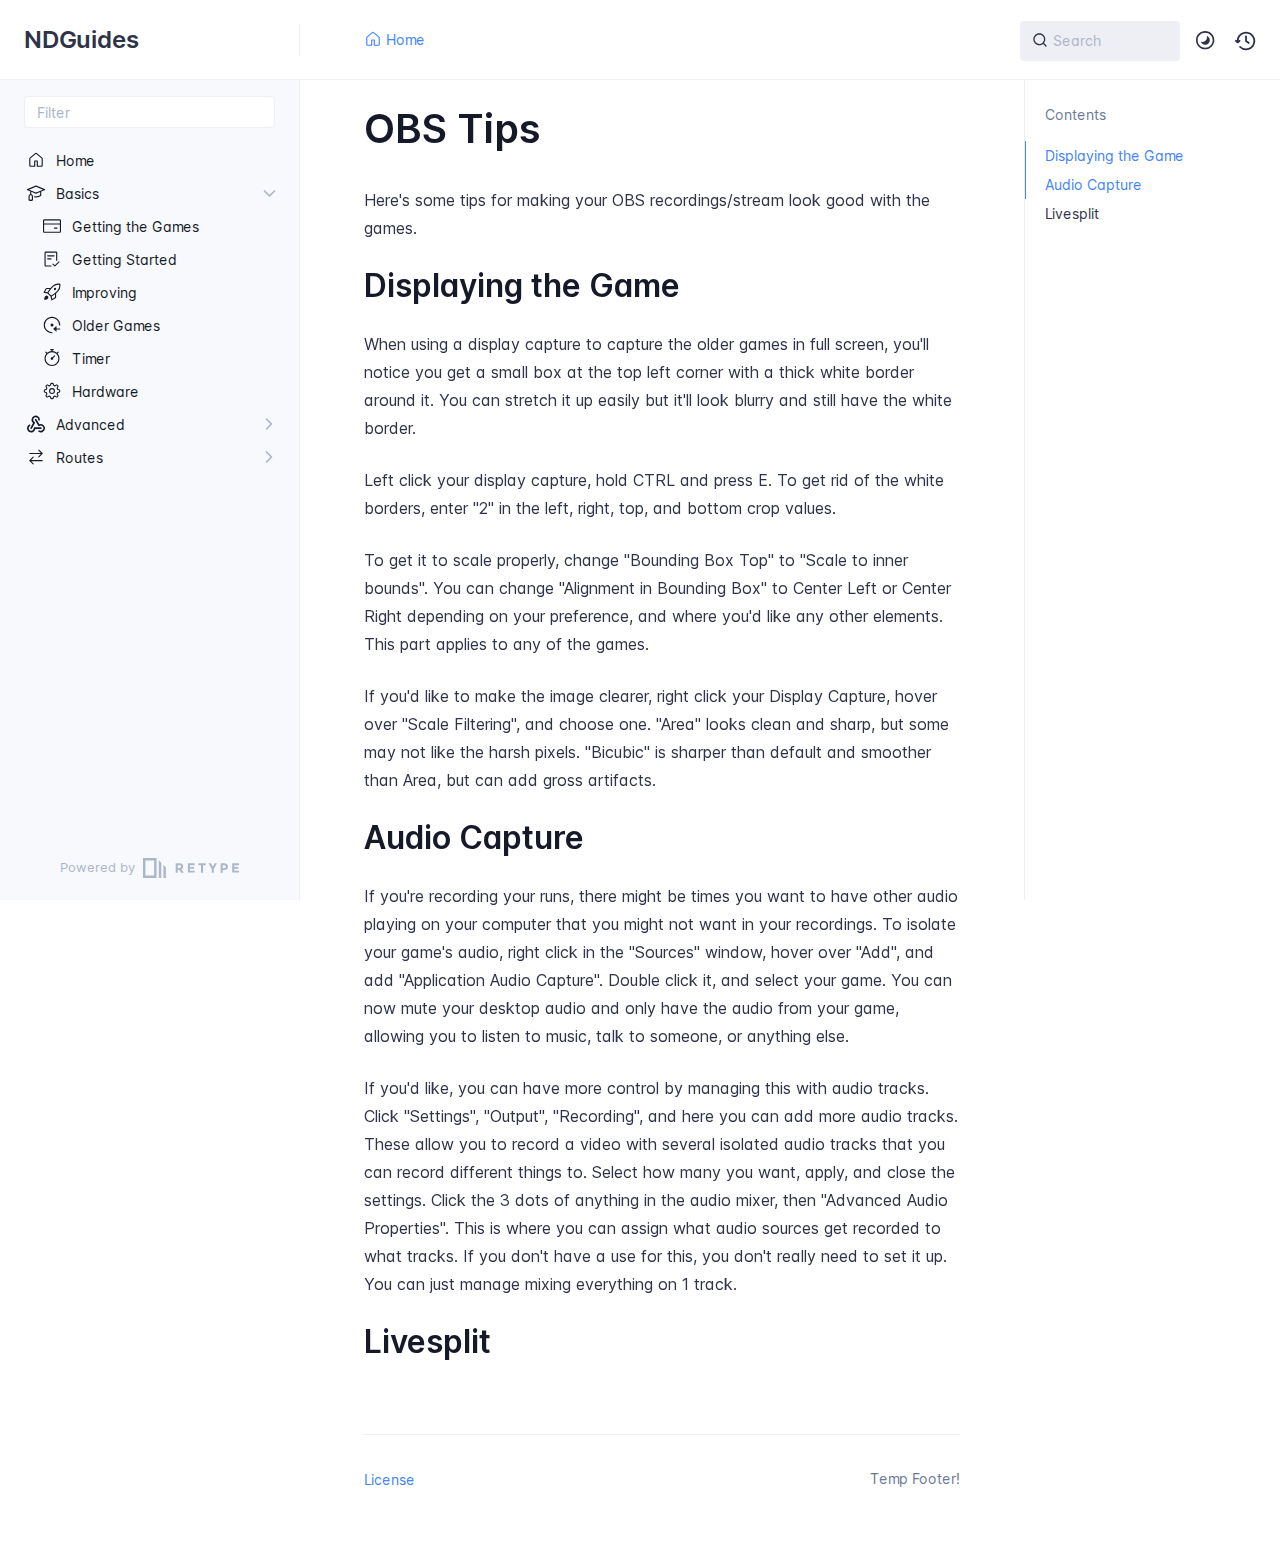
<file: advanced/obs-tips/index.html>
<!DOCTYPE html>
<html lang="en" class="h-full">
<head>
    <meta charset="UTF-8">
    <meta name="viewport" content="width=device-width,initial-scale=1">
    <meta name="turbo-root" content="/ndguides">
    <meta name="turbo-cache-control" content="no-cache" data-turbo-track="reload" data-track-token="3.6.0.795033673877">

    <!-- See retype.com -->
    <meta name="generator" content="Retype 3.6.0">

    <!-- Primary Meta Tags -->
    <title>OBS Tips</title>
    <meta name="title" content="OBS Tips">
    <meta name="description" content="Here's some tips for making your OBS recordings/stream look good with the games.">

    <!-- Canonical -->
    <link rel="canonical" href="https://toasterberry.github.io/ndguides/advanced/obs-tips/">

    <!-- Open Graph / Facebook -->
    <meta property="og:type" content="website">
    <meta property="og:url" content="https://toasterberry.github.io/ndguides/advanced/obs-tips/">
    <meta property="og:title" content="OBS Tips">
    <meta property="og:description" content="Here's some tips for making your OBS recordings/stream look good with the games.">

    <!-- Twitter -->
    <meta property="twitter:card" content="summary_large_image">
    <meta property="twitter:url" content="https://toasterberry.github.io/ndguides/advanced/obs-tips/">
    <meta property="twitter:title" content="OBS Tips">
    <meta property="twitter:description" content="Here's some tips for making your OBS recordings/stream look good with the games.">

    <script data-cfasync="false">(function () { var el = document.documentElement, m = localStorage.getItem("doc_theme"), wm = window.matchMedia; if (m === "dark" || (!m && wm && wm("(prefers-color-scheme: dark)").matches)) { el.classList.add("dark") } else { el.classList.remove("dark") } })();</script>

    <link href="../../resources/css/retype.css?v=3.6.0.795033673877" rel="stylesheet">

    <script data-cfasync="false" src="../../resources/js/config.js?v=3.6.0.795033673877" data-turbo-eval="false" defer></script>
    <script data-cfasync="false" src="../../resources/js/retype.js?v=3.6.0" data-turbo-eval="false" defer></script>
    <script id="lunr-js" data-cfasync="false" src="../../resources/js/lunr.js?v=3.6.0.795033673877" data-turbo-eval="false" defer></script>
</head>
<body>
    <div id="docs-app" class="relative text-base antialiased text-gray-700 bg-white font-body dark:bg-dark-850 dark:text-dark-300">
        <div class="absolute bottom-0 left-0 bg-gray-100 dark:bg-dark-800" style="top: 5rem; right: 50%"></div>
    
        <header id="docs-site-header" class="sticky top-0 z-30 flex w-full h-16 bg-white border-b border-gray-200 md:h-20 dark:bg-dark-850 dark:border-dark-650">
            <div class="container relative flex items-center justify-between pr-6 grow md:justify-start">
                <!-- Mobile menu button skeleton -->
                <button v-cloak class="skeleton docs-mobile-menu-button flex items-center justify-center shrink-0 overflow-hidden dark:text-white focus:outline-none rounded-full w-10 h-10 ml-3.5 md:hidden"><svg xmlns="http://www.w3.org/2000/svg" class="mb-px shrink-0" width="24" height="24" viewBox="0 0 24 24" role="presentation" style="margin-bottom: 0px;"><g fill="currentColor"><path d="M2 4h20v2H2zM2 11h20v2H2zM2 18h20v2H2z"></path></g></svg></button>
                <div v-cloak id="docs-sidebar-toggle"></div>
        
                <!-- Logo -->
                <div class="flex items-center justify-between h-full py-2 md:w-75">
                    <div class="flex items-center px-2 md:px-6">
                        <a id="docs-site-logo" href="../../" class="flex items-center leading-snug text-2xl">
                            <span class="dark:text-white font-semibold line-clamp-1 md:line-clamp-2">NDGuides</span>
                        </a>
                    </div>
        
                    <span class="hidden h-8 border-r md:inline-block dark:border-dark-650"></span>
                </div>
        
                <div class="flex justify-between md:grow">
                    <!-- Top Nav -->
                    <nav class="hidden md:flex">
                        <ul class="flex flex-col mb-4 md:pl-16 md:mb-0 md:flex-row md:items-center">
                            <li class="mr-6">
                                <a class="py-2 md:mb-0 inline-flex items-center text-sm whitespace-nowrap transition-colors duration-200 ease-linear md:text-blue-500 dark:text-blue-400 hover:text-blue-800 dark:hover:text-blue-200" href="../../">
                                    <svg xmlns="http://www.w3.org/2000/svg" class="mb-px mr-1" width="18" height="18" viewBox="0 0 24 24" role="presentation">
                                        <g fill="currentColor">
                                            <path d="M11.03 2.59a1.501 1.501 0 0 1 1.94 0l7.5 6.363a1.5 1.5 0 0 1 .53 1.144V19.5a1.5 1.5 0 0 1-1.5 1.5h-5.75a.75.75 0 0 1-.75-.75V14h-2v6.25a.75.75 0 0 1-.75.75H4.5A1.5 1.5 0 0 1 3 19.5v-9.403c0-.44.194-.859.53-1.144ZM12 3.734l-7.5 6.363V19.5h5v-6.25a.75.75 0 0 1 .75-.75h3.5a.75.75 0 0 1 .75.75v6.25h5v-9.403Z"/>
                                        </g>
                                    </svg>
                                    <span>Home</span>
                                </a>
                            </li>
        
                        </ul>
                    </nav>
        
                    <!-- Header Right Skeleton -->
                    <div v-cloak class="flex justify-end grow skeleton">
        
                        <!-- Search input mock -->
                        <div class="relative hidden w-40 lg:block lg:max-w-sm lg:ml-auto">
                            <div class="absolute flex items-center justify-center h-full pl-3 dark:text-dark-300">
                                <svg xmlns="http://www.w3.org/2000/svg" class="icon-base" width="16" height="16" viewBox="0 0 24 24" aria-labelledby="icon" role="presentation" style="margin-bottom: 1px;"><g fill="currentColor" ><path d="M21.71 20.29l-3.68-3.68A8.963 8.963 0 0020 11c0-4.96-4.04-9-9-9s-9 4.04-9 9 4.04 9 9 9c2.12 0 4.07-.74 5.61-1.97l3.68 3.68c.2.19.45.29.71.29s.51-.1.71-.29c.39-.39.39-1.03 0-1.42zM4 11c0-3.86 3.14-7 7-7s7 3.14 7 7c0 1.92-.78 3.66-2.04 4.93-.01.01-.02.01-.02.01-.01.01-.01.01-.01.02A6.98 6.98 0 0111 18c-3.86 0-7-3.14-7-7z" ></path></g></svg>
                            </div>
                            <input class="w-full h-10 placeholder-gray-400 transition-colors duration-200 ease-in bg-gray-200 border border-transparent rounded md:text-sm hover:bg-white hover:border-gray-300 focus:outline-none focus:bg-white focus:border-gray-500 dark:bg-dark-600 dark:border-dark-600 dark:placeholder-dark-400" style="padding: 0.625rem 0.75rem 0.625rem 2rem" type="text" placeholder="Search">
                        </div>
        
                        <!-- Mobile search button -->
                        <div class="flex items-center justify-center w-10 h-10 lg:hidden">
                            <svg xmlns="http://www.w3.org/2000/svg" class="shrink-0 icon-base" width="20" height="20" viewBox="0 0 24 24" aria-labelledby="icon" role="presentation" style="margin-bottom: 0px;"><g fill="currentColor" ><path d="M21.71 20.29l-3.68-3.68A8.963 8.963 0 0020 11c0-4.96-4.04-9-9-9s-9 4.04-9 9 4.04 9 9 9c2.12 0 4.07-.74 5.61-1.97l3.68 3.68c.2.19.45.29.71.29s.51-.1.71-.29c.39-.39.39-1.03 0-1.42zM4 11c0-3.86 3.14-7 7-7s7 3.14 7 7c0 1.92-.78 3.66-2.04 4.93-.01.01-.02.01-.02.01-.01.01-.01.01-.01.02A6.98 6.98 0 0111 18c-3.86 0-7-3.14-7-7z" ></path></g></svg>
                        </div>
        
                        <!-- Dark mode switch placeholder -->
                        <div class="w-10 h-10 lg:ml-2"></div>
        
                        <!-- History button -->
                        <div class="flex items-center justify-center w-10 h-10" style="margin-right: -0.625rem;">
                            <svg xmlns="http://www.w3.org/2000/svg" class="shrink-0 icon-base" width="22" height="22" viewBox="0 0 24 24" aria-labelledby="icon" role="presentation" style="margin-bottom: 0px;"><g fill="currentColor" ><g ><path d="M12.01 6.01c-.55 0-1 .45-1 1V12a1 1 0 00.4.8l3 2.22a.985.985 0 001.39-.2.996.996 0 00-.21-1.4l-2.6-1.92V7.01c.02-.55-.43-1-.98-1z"></path><path d="M12.01 1.91c-5.33 0-9.69 4.16-10.05 9.4l-.29-.26a.997.997 0 10-1.34 1.48l1.97 1.79c.19.17.43.26.67.26s.48-.09.67-.26l1.97-1.79a.997.997 0 10-1.34-1.48l-.31.28c.34-4.14 3.82-7.41 8.05-7.41 4.46 0 8.08 3.63 8.08 8.09s-3.63 8.08-8.08 8.08c-2.18 0-4.22-.85-5.75-2.4a.996.996 0 10-1.42 1.4 10.02 10.02 0 007.17 2.99c5.56 0 10.08-4.52 10.08-10.08.01-5.56-4.52-10.09-10.08-10.09z"></path></g></g></svg>
                        </div>
                    </div>
        
                    <div v-cloak class="flex justify-end grow">
                        <div id="docs-mobile-search-button"></div>
                        <doc-search-desktop></doc-search-desktop>
        
                        <doc-theme-switch class="lg:ml-2"></doc-theme-switch>
                        <doc-history></doc-history>
                    </div>
                </div>
            </div>
        </header>
    
        <div class="container relative flex bg-white">
            <!-- Sidebar Skeleton -->
            <div v-cloak class="fixed flex flex-col shrink-0 duration-300 ease-in-out bg-gray-100 border-gray-200 sidebar top-20 w-75 border-r h-screen md:sticky transition-transform skeleton dark:bg-dark-800 dark:border-dark-650">
            
                <!-- Render this div, if config.showSidebarFilter is `true` -->
                <div class="flex items-center h-16 px-6">
                    <input class="w-full h-8 px-3 py-2 transition-colors duration-200 ease-linear bg-white border border-gray-200 rounded shadow-none text-sm focus:outline-none focus:border-gray-600 dark:bg-dark-600 dark:border-dark-600" type="text" placeholder="Filter">
                </div>
            
                <div class="pl-6 mt-1 mb-4">
                    <div class="w-32 h-3 mb-4 bg-gray-200 rounded-full loading dark:bg-dark-600"></div>
                    <div class="w-48 h-3 mb-4 bg-gray-200 rounded-full loading dark:bg-dark-600"></div>
                    <div class="w-40 h-3 mb-4 bg-gray-200 rounded-full loading dark:bg-dark-600"></div>
                    <div class="w-32 h-3 mb-4 bg-gray-200 rounded-full loading dark:bg-dark-600"></div>
                    <div class="w-48 h-3 mb-4 bg-gray-200 rounded-full loading dark:bg-dark-600"></div>
                    <div class="w-40 h-3 mb-4 bg-gray-200 rounded-full loading dark:bg-dark-600"></div>
                </div>
            
                <div class="shrink-0 mt-auto bg-transparent dark:border-dark-650">
                    <a class="flex items-center justify-center flex-nowrap h-16 text-gray-400 dark:text-dark-400 hover:text-gray-700 dark:hover:text-dark-300 transition-colors duration-150 ease-in docs-powered-by" target="_blank" href="https://retype.com/" rel="noopener">
                        <span class="text-xs whitespace-nowrap">Powered by</span>
                        <svg xmlns="http://www.w3.org/2000/svg" class="ml-2" fill="currentColor" width="96" height="20" overflow="visible"><path d="M0 0v20h13.59V0H0zm11.15 17.54H2.44V2.46h8.71v15.08zM15.8 20h2.44V4.67L15.8 2.22zM20.45 6.89V20h2.44V9.34z"/><g><path d="M40.16 8.44c0 1.49-.59 2.45-1.75 2.88l2.34 3.32h-2.53l-2.04-2.96h-1.43v2.96h-2.06V5.36h3.5c1.43 0 2.46.24 3.07.73s.9 1.27.9 2.35zm-2.48 1.1c.26-.23.38-.59.38-1.09 0-.5-.13-.84-.4-1.03s-.73-.28-1.39-.28h-1.54v2.75h1.5c.72 0 1.2-.12 1.45-.35zM51.56 5.36V7.2h-4.59v1.91h4.13v1.76h-4.13v1.92h4.74v1.83h-6.79V5.36h6.64zM60.09 7.15v7.48h-2.06V7.15h-2.61V5.36h7.28v1.79h-2.61zM70.81 14.64h-2.06v-3.66l-3.19-5.61h2.23l1.99 3.45 1.99-3.45H74l-3.19 5.61v3.66zM83.99 6.19c.65.55.97 1.4.97 2.55s-.33 1.98-1 2.51-1.68.8-3.04.8h-1.23v2.59h-2.06V5.36h3.26c1.42 0 2.45.28 3.1.83zm-1.51 3.65c.25-.28.37-.69.37-1.22s-.16-.92-.48-1.14c-.32-.23-.82-.34-1.5-.34H79.7v3.12h1.38c.68 0 1.15-.14 1.4-.42zM95.85 5.36V7.2h-4.59v1.91h4.13v1.76h-4.13v1.92H96v1.83h-6.79V5.36h6.64z"/></g></svg>
                    </a>
                </div>
            </div>
            
            <!-- Sidebar component -->
            <doc-sidebar v-cloak>
                <template #sidebar-footer>
                    <div class="shrink-0 mt-auto border-t md:bg-transparent md:border-none dark:border-dark-650">
            
                        <div class="py-3 px-6 md:hidden border-b dark:border-dark-650">
                            <nav>
                                <ul class="flex flex-wrap justify-center items-center">
                                    <li class="mr-6">
                                        <a class="block py-1 inline-flex items-center text-sm whitespace-nowrap transition-colors duration-200 ease-linear md:text-blue-500 dark:text-blue-400 hover:text-blue-800 dark:hover:text-blue-200" href="../../">
                                            <svg xmlns="http://www.w3.org/2000/svg" class="mb-px mr-1" width="18" height="18" viewBox="0 0 24 24" role="presentation">
                                                <g fill="currentColor">
                                                    <path d="M11.03 2.59a1.501 1.501 0 0 1 1.94 0l7.5 6.363a1.5 1.5 0 0 1 .53 1.144V19.5a1.5 1.5 0 0 1-1.5 1.5h-5.75a.75.75 0 0 1-.75-.75V14h-2v6.25a.75.75 0 0 1-.75.75H4.5A1.5 1.5 0 0 1 3 19.5v-9.403c0-.44.194-.859.53-1.144ZM12 3.734l-7.5 6.363V19.5h5v-6.25a.75.75 0 0 1 .75-.75h3.5a.75.75 0 0 1 .75.75v6.25h5v-9.403Z"/>
                                                </g>
                                            </svg>
                                            <span>Home</span>
                                        </a>
                                    </li>
            
                                </ul>
                            </nav>
                        </div>
            
                        <a class="flex items-center justify-center flex-nowrap h-16 text-gray-400 dark:text-dark-400 hover:text-gray-700 dark:hover:text-dark-300 transition-colors duration-150 ease-in docs-powered-by" target="_blank" href="https://retype.com/" rel="noopener">
                            <span class="text-xs whitespace-nowrap">Powered by</span>
                            <svg xmlns="http://www.w3.org/2000/svg" class="ml-2" fill="currentColor" width="96" height="20" overflow="visible"><path d="M0 0v20h13.59V0H0zm11.15 17.54H2.44V2.46h8.71v15.08zM15.8 20h2.44V4.67L15.8 2.22zM20.45 6.89V20h2.44V9.34z"/><g><path d="M40.16 8.44c0 1.49-.59 2.45-1.75 2.88l2.34 3.32h-2.53l-2.04-2.96h-1.43v2.96h-2.06V5.36h3.5c1.43 0 2.46.24 3.07.73s.9 1.27.9 2.35zm-2.48 1.1c.26-.23.38-.59.38-1.09 0-.5-.13-.84-.4-1.03s-.73-.28-1.39-.28h-1.54v2.75h1.5c.72 0 1.2-.12 1.45-.35zM51.56 5.36V7.2h-4.59v1.91h4.13v1.76h-4.13v1.92h4.74v1.83h-6.79V5.36h6.64zM60.09 7.15v7.48h-2.06V7.15h-2.61V5.36h7.28v1.79h-2.61zM70.81 14.64h-2.06v-3.66l-3.19-5.61h2.23l1.99 3.45 1.99-3.45H74l-3.19 5.61v3.66zM83.99 6.19c.65.55.97 1.4.97 2.55s-.33 1.98-1 2.51-1.68.8-3.04.8h-1.23v2.59h-2.06V5.36h3.26c1.42 0 2.45.28 3.1.83zm-1.51 3.65c.25-.28.37-.69.37-1.22s-.16-.92-.48-1.14c-.32-.23-.82-.34-1.5-.34H79.7v3.12h1.38c.68 0 1.15-.14 1.4-.42zM95.85 5.36V7.2h-4.59v1.91h4.13v1.76h-4.13v1.92H96v1.83h-6.79V5.36h6.64z"/></g></svg>
                        </a>
                    </div>
                </template>
            </doc-sidebar>
    
            <div class="grow min-w-0 dark:bg-dark-850">
                <!-- Render "toolbar" template here on api pages --><!-- Render page content -->
                <div class="flex">
                    <div class="min-w-0 p-4 grow md:px-16">
                        <main class="relative pb-12 lg:pt-2">
                            <div class="docs-markdown" id="docs-content">
                                <!-- Rendered if sidebar right is enabled -->
                                <div id="docs-sidebar-right-toggle"></div>
                                <!-- Page content  -->
<doc-anchor-target id="obs-tips" class="break-words">
    <h1>
        <doc-anchor-trigger class="header-anchor-trigger" to="#obs-tips">#</doc-anchor-trigger>
        <span>OBS Tips</span>
    </h1>
</doc-anchor-target>
<p>Here&#x27;s some tips for making your OBS recordings/stream look good with the games.</p>
<doc-anchor-target id="displaying-the-game">
    <h2>
        <doc-anchor-trigger class="header-anchor-trigger" to="#displaying-the-game">#</doc-anchor-trigger>
        <span>Displaying the Game</span>
    </h2>
</doc-anchor-target>
<p>When using a display capture to capture the older games in full screen, you&#x27;ll notice you get a small box at the top left corner with a thick white border around it. You can stretch it up easily but it&#x27;ll look blurry and still have the white border.</p>
<p>Left click your display capture, hold CTRL and press E. To get rid of the white borders, enter &quot;2&quot; in the left, right, top, and bottom crop values.</p>
<p>To get it to scale properly, change &quot;Bounding Box Top&quot; to &quot;Scale to inner bounds&quot;. You can change &quot;Alignment in Bounding Box&quot; to Center Left or Center Right depending on your preference, and where you&#x27;d like any other elements. This part applies to any of the games.</p>
<p>If you&#x27;d like to make the image clearer, right click your Display Capture, hover over &quot;Scale Filtering&quot;, and choose one. &quot;Area&quot; looks clean and sharp, but some may not like the harsh pixels. &quot;Bicubic&quot; is sharper than default and smoother than Area, but can add gross artifacts.</p>
<doc-anchor-target id="audio-capture">
    <h2>
        <doc-anchor-trigger class="header-anchor-trigger" to="#audio-capture">#</doc-anchor-trigger>
        <span>Audio Capture</span>
    </h2>
</doc-anchor-target>
<p>If you&#x27;re recording your runs, there might be times you want to have other audio playing on your computer that you might not want in your recordings. To isolate your game&#x27;s audio, right click in the &quot;Sources&quot; window, hover over &quot;Add&quot;, and add &quot;Application Audio Capture&quot;. Double click it, and select your game. You can now mute your desktop audio and only have the audio from your game, allowing you to listen to music, talk to someone, or anything else.</p>
<p>If you&#x27;d like, you can have more control by managing this with audio tracks. Click &quot;Settings&quot;, &quot;Output&quot;, &quot;Recording&quot;, and here you can add more audio tracks. These allow you to record a video with several isolated audio tracks that you can record different things to. Select how many you want, apply, and close the settings. Click the 3 dots of anything in the audio mixer, then &quot;Advanced Audio Properties&quot;. This is where you can assign what audio sources get recorded to what tracks. If you don&#x27;t have a use for this, you don&#x27;t really need to set it up. You can just manage mixing everything on 1 track.</p>
<doc-anchor-target id="livesplit">
    <h2>
        <doc-anchor-trigger class="header-anchor-trigger" to="#livesplit">#</doc-anchor-trigger>
        <span>Livesplit</span>
    </h2>
</doc-anchor-target>

                                
                                <!-- Required only on API pages -->
                                <doc-toolbar-member-filter-no-results></doc-toolbar-member-filter-no-results>
                            </div>
                            <footer class="clear-both">
                            
                            </footer>
                        </main>
                
                        <div class="border-t dark:border-dark-650 pt-6 mb-8">
                            <footer class="flex flex-wrap items-center justify-between">
                                <div>
                                    <ul class="flex flex-wrap items-center text-sm">
                                        <li>
                                            <a class="block mr-4 py-2 text-sm whitespace-nowrap transition-colors duration-200 ease-linear text-blue-500 dark:text-blue-400 hover:text-blue-800 dark:hover:text-blue-200 md:mb-0" href="license.md">License</a>
                                        </li>
                                    </ul>
                                </div>
                                <div class="docs-copyright py-2 text-gray-500 dark:text-dark-350 text-sm leading-relaxed"><p>Temp Footer!</p></div>
                            </footer>
                        </div>
                    </div>
                
                    <!-- Rendered if sidebar right is enabled -->
                    <!-- Sidebar right skeleton-->
                    <div v-cloak class="fixed top-0 bottom-0 right-0 translate-x-full bg-white border-gray-200 lg:sticky lg:border-l lg:shrink-0 lg:pt-6 lg:transform-none sm:w-1/2 lg:w-64 lg:z-0 md:w-104 sidebar-right skeleton dark:bg-dark-850 dark:border-dark-650">
                        <div class="pl-5">
                            <div class="w-32 h-3 mb-4 bg-gray-200 dark:bg-dark-600 rounded-full loading"></div>
                            <div class="w-48 h-3 mb-4 bg-gray-200 dark:bg-dark-600 rounded-full loading"></div>
                            <div class="w-40 h-3 mb-4 bg-gray-200 dark:bg-dark-600 rounded-full loading"></div>
                        </div>
                    </div>
                
                    <!-- User should be able to hide sidebar right -->
                    <doc-sidebar-right v-cloak></doc-sidebar-right>
                </div>

            </div>
        </div>
    
        <doc-search-mobile></doc-search-mobile>
        <doc-back-to-top></doc-back-to-top>
    </div>


    <div id="docs-overlay-target"></div>

    <script data-cfasync="false">window.__DOCS__ = { "title": "OBS Tips", level: 2, icon: "file", hasPrism: false, hasMermaid: false, hasMath: false, tocDepth: 23 }</script>
</body>
</html>
</file>
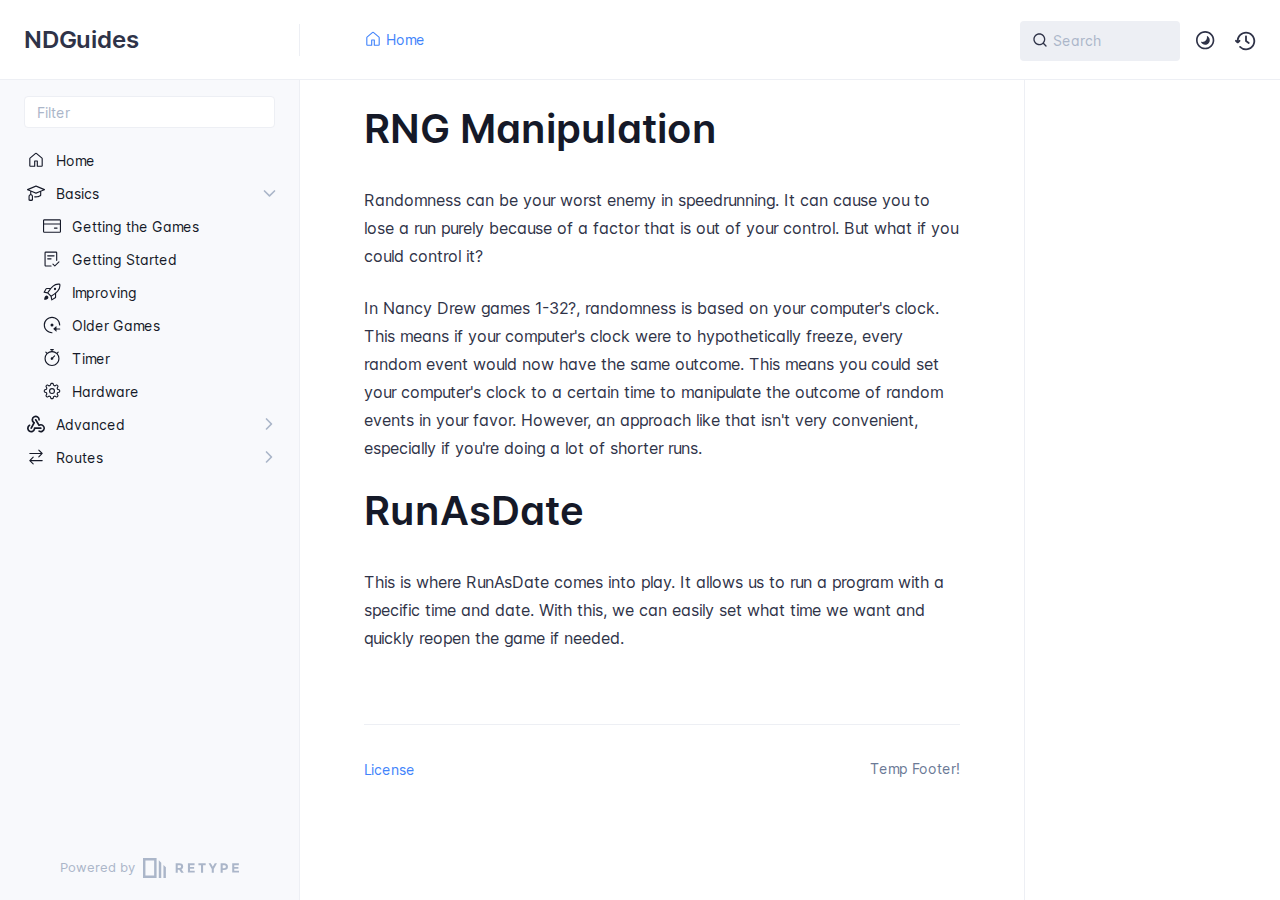
<file: advanced/rng-manip/index.html>
<!DOCTYPE html>
<html lang="en" class="h-full">
<head>
    <meta charset="UTF-8">
    <meta name="viewport" content="width=device-width,initial-scale=1">
    <meta name="turbo-root" content="/ndguides">
    <meta name="turbo-cache-control" content="no-cache" data-turbo-track="reload" data-track-token="3.6.0.795033673877">

    <!-- See retype.com -->
    <meta name="generator" content="Retype 3.6.0">

    <!-- Primary Meta Tags -->
    <title>RNG Manipulation</title>
    <meta name="title" content="RNG Manipulation">
    <meta name="description" content="Randomness can be your worst enemy in speedrunning. It can cause you to lose a run purely because of a factor that is out of your control.">

    <!-- Canonical -->
    <link rel="canonical" href="https://toasterberry.github.io/ndguides/advanced/rng-manip/">

    <!-- Open Graph / Facebook -->
    <meta property="og:type" content="website">
    <meta property="og:url" content="https://toasterberry.github.io/ndguides/advanced/rng-manip/">
    <meta property="og:title" content="RNG Manipulation">
    <meta property="og:description" content="Randomness can be your worst enemy in speedrunning. It can cause you to lose a run purely because of a factor that is out of your control.">

    <!-- Twitter -->
    <meta property="twitter:card" content="summary_large_image">
    <meta property="twitter:url" content="https://toasterberry.github.io/ndguides/advanced/rng-manip/">
    <meta property="twitter:title" content="RNG Manipulation">
    <meta property="twitter:description" content="Randomness can be your worst enemy in speedrunning. It can cause you to lose a run purely because of a factor that is out of your control.">

    <script data-cfasync="false">(function () { var el = document.documentElement, m = localStorage.getItem("doc_theme"), wm = window.matchMedia; if (m === "dark" || (!m && wm && wm("(prefers-color-scheme: dark)").matches)) { el.classList.add("dark") } else { el.classList.remove("dark") } })();</script>

    <link href="../../resources/css/retype.css?v=3.6.0.795033673877" rel="stylesheet">

    <script data-cfasync="false" src="../../resources/js/config.js?v=3.6.0.795033673877" data-turbo-eval="false" defer></script>
    <script data-cfasync="false" src="../../resources/js/retype.js?v=3.6.0" data-turbo-eval="false" defer></script>
    <script id="lunr-js" data-cfasync="false" src="../../resources/js/lunr.js?v=3.6.0.795033673877" data-turbo-eval="false" defer></script>
</head>
<body>
    <div id="docs-app" class="relative text-base antialiased text-gray-700 bg-white font-body dark:bg-dark-850 dark:text-dark-300">
        <div class="absolute bottom-0 left-0 bg-gray-100 dark:bg-dark-800" style="top: 5rem; right: 50%"></div>
    
        <header id="docs-site-header" class="sticky top-0 z-30 flex w-full h-16 bg-white border-b border-gray-200 md:h-20 dark:bg-dark-850 dark:border-dark-650">
            <div class="container relative flex items-center justify-between pr-6 grow md:justify-start">
                <!-- Mobile menu button skeleton -->
                <button v-cloak class="skeleton docs-mobile-menu-button flex items-center justify-center shrink-0 overflow-hidden dark:text-white focus:outline-none rounded-full w-10 h-10 ml-3.5 md:hidden"><svg xmlns="http://www.w3.org/2000/svg" class="mb-px shrink-0" width="24" height="24" viewBox="0 0 24 24" role="presentation" style="margin-bottom: 0px;"><g fill="currentColor"><path d="M2 4h20v2H2zM2 11h20v2H2zM2 18h20v2H2z"></path></g></svg></button>
                <div v-cloak id="docs-sidebar-toggle"></div>
        
                <!-- Logo -->
                <div class="flex items-center justify-between h-full py-2 md:w-75">
                    <div class="flex items-center px-2 md:px-6">
                        <a id="docs-site-logo" href="../../" class="flex items-center leading-snug text-2xl">
                            <span class="dark:text-white font-semibold line-clamp-1 md:line-clamp-2">NDGuides</span>
                        </a>
                    </div>
        
                    <span class="hidden h-8 border-r md:inline-block dark:border-dark-650"></span>
                </div>
        
                <div class="flex justify-between md:grow">
                    <!-- Top Nav -->
                    <nav class="hidden md:flex">
                        <ul class="flex flex-col mb-4 md:pl-16 md:mb-0 md:flex-row md:items-center">
                            <li class="mr-6">
                                <a class="py-2 md:mb-0 inline-flex items-center text-sm whitespace-nowrap transition-colors duration-200 ease-linear md:text-blue-500 dark:text-blue-400 hover:text-blue-800 dark:hover:text-blue-200" href="../../">
                                    <svg xmlns="http://www.w3.org/2000/svg" class="mb-px mr-1" width="18" height="18" viewBox="0 0 24 24" role="presentation">
                                        <g fill="currentColor">
                                            <path d="M11.03 2.59a1.501 1.501 0 0 1 1.94 0l7.5 6.363a1.5 1.5 0 0 1 .53 1.144V19.5a1.5 1.5 0 0 1-1.5 1.5h-5.75a.75.75 0 0 1-.75-.75V14h-2v6.25a.75.75 0 0 1-.75.75H4.5A1.5 1.5 0 0 1 3 19.5v-9.403c0-.44.194-.859.53-1.144ZM12 3.734l-7.5 6.363V19.5h5v-6.25a.75.75 0 0 1 .75-.75h3.5a.75.75 0 0 1 .75.75v6.25h5v-9.403Z"/>
                                        </g>
                                    </svg>
                                    <span>Home</span>
                                </a>
                            </li>
        
                        </ul>
                    </nav>
        
                    <!-- Header Right Skeleton -->
                    <div v-cloak class="flex justify-end grow skeleton">
        
                        <!-- Search input mock -->
                        <div class="relative hidden w-40 lg:block lg:max-w-sm lg:ml-auto">
                            <div class="absolute flex items-center justify-center h-full pl-3 dark:text-dark-300">
                                <svg xmlns="http://www.w3.org/2000/svg" class="icon-base" width="16" height="16" viewBox="0 0 24 24" aria-labelledby="icon" role="presentation" style="margin-bottom: 1px;"><g fill="currentColor" ><path d="M21.71 20.29l-3.68-3.68A8.963 8.963 0 0020 11c0-4.96-4.04-9-9-9s-9 4.04-9 9 4.04 9 9 9c2.12 0 4.07-.74 5.61-1.97l3.68 3.68c.2.19.45.29.71.29s.51-.1.71-.29c.39-.39.39-1.03 0-1.42zM4 11c0-3.86 3.14-7 7-7s7 3.14 7 7c0 1.92-.78 3.66-2.04 4.93-.01.01-.02.01-.02.01-.01.01-.01.01-.01.02A6.98 6.98 0 0111 18c-3.86 0-7-3.14-7-7z" ></path></g></svg>
                            </div>
                            <input class="w-full h-10 placeholder-gray-400 transition-colors duration-200 ease-in bg-gray-200 border border-transparent rounded md:text-sm hover:bg-white hover:border-gray-300 focus:outline-none focus:bg-white focus:border-gray-500 dark:bg-dark-600 dark:border-dark-600 dark:placeholder-dark-400" style="padding: 0.625rem 0.75rem 0.625rem 2rem" type="text" placeholder="Search">
                        </div>
        
                        <!-- Mobile search button -->
                        <div class="flex items-center justify-center w-10 h-10 lg:hidden">
                            <svg xmlns="http://www.w3.org/2000/svg" class="shrink-0 icon-base" width="20" height="20" viewBox="0 0 24 24" aria-labelledby="icon" role="presentation" style="margin-bottom: 0px;"><g fill="currentColor" ><path d="M21.71 20.29l-3.68-3.68A8.963 8.963 0 0020 11c0-4.96-4.04-9-9-9s-9 4.04-9 9 4.04 9 9 9c2.12 0 4.07-.74 5.61-1.97l3.68 3.68c.2.19.45.29.71.29s.51-.1.71-.29c.39-.39.39-1.03 0-1.42zM4 11c0-3.86 3.14-7 7-7s7 3.14 7 7c0 1.92-.78 3.66-2.04 4.93-.01.01-.02.01-.02.01-.01.01-.01.01-.01.02A6.98 6.98 0 0111 18c-3.86 0-7-3.14-7-7z" ></path></g></svg>
                        </div>
        
                        <!-- Dark mode switch placeholder -->
                        <div class="w-10 h-10 lg:ml-2"></div>
        
                        <!-- History button -->
                        <div class="flex items-center justify-center w-10 h-10" style="margin-right: -0.625rem;">
                            <svg xmlns="http://www.w3.org/2000/svg" class="shrink-0 icon-base" width="22" height="22" viewBox="0 0 24 24" aria-labelledby="icon" role="presentation" style="margin-bottom: 0px;"><g fill="currentColor" ><g ><path d="M12.01 6.01c-.55 0-1 .45-1 1V12a1 1 0 00.4.8l3 2.22a.985.985 0 001.39-.2.996.996 0 00-.21-1.4l-2.6-1.92V7.01c.02-.55-.43-1-.98-1z"></path><path d="M12.01 1.91c-5.33 0-9.69 4.16-10.05 9.4l-.29-.26a.997.997 0 10-1.34 1.48l1.97 1.79c.19.17.43.26.67.26s.48-.09.67-.26l1.97-1.79a.997.997 0 10-1.34-1.48l-.31.28c.34-4.14 3.82-7.41 8.05-7.41 4.46 0 8.08 3.63 8.08 8.09s-3.63 8.08-8.08 8.08c-2.18 0-4.22-.85-5.75-2.4a.996.996 0 10-1.42 1.4 10.02 10.02 0 007.17 2.99c5.56 0 10.08-4.52 10.08-10.08.01-5.56-4.52-10.09-10.08-10.09z"></path></g></g></svg>
                        </div>
                    </div>
        
                    <div v-cloak class="flex justify-end grow">
                        <div id="docs-mobile-search-button"></div>
                        <doc-search-desktop></doc-search-desktop>
        
                        <doc-theme-switch class="lg:ml-2"></doc-theme-switch>
                        <doc-history></doc-history>
                    </div>
                </div>
            </div>
        </header>
    
        <div class="container relative flex bg-white">
            <!-- Sidebar Skeleton -->
            <div v-cloak class="fixed flex flex-col shrink-0 duration-300 ease-in-out bg-gray-100 border-gray-200 sidebar top-20 w-75 border-r h-screen md:sticky transition-transform skeleton dark:bg-dark-800 dark:border-dark-650">
            
                <!-- Render this div, if config.showSidebarFilter is `true` -->
                <div class="flex items-center h-16 px-6">
                    <input class="w-full h-8 px-3 py-2 transition-colors duration-200 ease-linear bg-white border border-gray-200 rounded shadow-none text-sm focus:outline-none focus:border-gray-600 dark:bg-dark-600 dark:border-dark-600" type="text" placeholder="Filter">
                </div>
            
                <div class="pl-6 mt-1 mb-4">
                    <div class="w-32 h-3 mb-4 bg-gray-200 rounded-full loading dark:bg-dark-600"></div>
                    <div class="w-48 h-3 mb-4 bg-gray-200 rounded-full loading dark:bg-dark-600"></div>
                    <div class="w-40 h-3 mb-4 bg-gray-200 rounded-full loading dark:bg-dark-600"></div>
                    <div class="w-32 h-3 mb-4 bg-gray-200 rounded-full loading dark:bg-dark-600"></div>
                    <div class="w-48 h-3 mb-4 bg-gray-200 rounded-full loading dark:bg-dark-600"></div>
                    <div class="w-40 h-3 mb-4 bg-gray-200 rounded-full loading dark:bg-dark-600"></div>
                </div>
            
                <div class="shrink-0 mt-auto bg-transparent dark:border-dark-650">
                    <a class="flex items-center justify-center flex-nowrap h-16 text-gray-400 dark:text-dark-400 hover:text-gray-700 dark:hover:text-dark-300 transition-colors duration-150 ease-in docs-powered-by" target="_blank" href="https://retype.com/" rel="noopener">
                        <span class="text-xs whitespace-nowrap">Powered by</span>
                        <svg xmlns="http://www.w3.org/2000/svg" class="ml-2" fill="currentColor" width="96" height="20" overflow="visible"><path d="M0 0v20h13.59V0H0zm11.15 17.54H2.44V2.46h8.71v15.08zM15.8 20h2.44V4.67L15.8 2.22zM20.45 6.89V20h2.44V9.34z"/><g><path d="M40.16 8.44c0 1.49-.59 2.45-1.75 2.88l2.34 3.32h-2.53l-2.04-2.96h-1.43v2.96h-2.06V5.36h3.5c1.43 0 2.46.24 3.07.73s.9 1.27.9 2.35zm-2.48 1.1c.26-.23.38-.59.38-1.09 0-.5-.13-.84-.4-1.03s-.73-.28-1.39-.28h-1.54v2.75h1.5c.72 0 1.2-.12 1.45-.35zM51.56 5.36V7.2h-4.59v1.91h4.13v1.76h-4.13v1.92h4.74v1.83h-6.79V5.36h6.64zM60.09 7.15v7.48h-2.06V7.15h-2.61V5.36h7.28v1.79h-2.61zM70.81 14.64h-2.06v-3.66l-3.19-5.61h2.23l1.99 3.45 1.99-3.45H74l-3.19 5.61v3.66zM83.99 6.19c.65.55.97 1.4.97 2.55s-.33 1.98-1 2.51-1.68.8-3.04.8h-1.23v2.59h-2.06V5.36h3.26c1.42 0 2.45.28 3.1.83zm-1.51 3.65c.25-.28.37-.69.37-1.22s-.16-.92-.48-1.14c-.32-.23-.82-.34-1.5-.34H79.7v3.12h1.38c.68 0 1.15-.14 1.4-.42zM95.85 5.36V7.2h-4.59v1.91h4.13v1.76h-4.13v1.92H96v1.83h-6.79V5.36h6.64z"/></g></svg>
                    </a>
                </div>
            </div>
            
            <!-- Sidebar component -->
            <doc-sidebar v-cloak>
                <template #sidebar-footer>
                    <div class="shrink-0 mt-auto border-t md:bg-transparent md:border-none dark:border-dark-650">
            
                        <div class="py-3 px-6 md:hidden border-b dark:border-dark-650">
                            <nav>
                                <ul class="flex flex-wrap justify-center items-center">
                                    <li class="mr-6">
                                        <a class="block py-1 inline-flex items-center text-sm whitespace-nowrap transition-colors duration-200 ease-linear md:text-blue-500 dark:text-blue-400 hover:text-blue-800 dark:hover:text-blue-200" href="../../">
                                            <svg xmlns="http://www.w3.org/2000/svg" class="mb-px mr-1" width="18" height="18" viewBox="0 0 24 24" role="presentation">
                                                <g fill="currentColor">
                                                    <path d="M11.03 2.59a1.501 1.501 0 0 1 1.94 0l7.5 6.363a1.5 1.5 0 0 1 .53 1.144V19.5a1.5 1.5 0 0 1-1.5 1.5h-5.75a.75.75 0 0 1-.75-.75V14h-2v6.25a.75.75 0 0 1-.75.75H4.5A1.5 1.5 0 0 1 3 19.5v-9.403c0-.44.194-.859.53-1.144ZM12 3.734l-7.5 6.363V19.5h5v-6.25a.75.75 0 0 1 .75-.75h3.5a.75.75 0 0 1 .75.75v6.25h5v-9.403Z"/>
                                                </g>
                                            </svg>
                                            <span>Home</span>
                                        </a>
                                    </li>
            
                                </ul>
                            </nav>
                        </div>
            
                        <a class="flex items-center justify-center flex-nowrap h-16 text-gray-400 dark:text-dark-400 hover:text-gray-700 dark:hover:text-dark-300 transition-colors duration-150 ease-in docs-powered-by" target="_blank" href="https://retype.com/" rel="noopener">
                            <span class="text-xs whitespace-nowrap">Powered by</span>
                            <svg xmlns="http://www.w3.org/2000/svg" class="ml-2" fill="currentColor" width="96" height="20" overflow="visible"><path d="M0 0v20h13.59V0H0zm11.15 17.54H2.44V2.46h8.71v15.08zM15.8 20h2.44V4.67L15.8 2.22zM20.45 6.89V20h2.44V9.34z"/><g><path d="M40.16 8.44c0 1.49-.59 2.45-1.75 2.88l2.34 3.32h-2.53l-2.04-2.96h-1.43v2.96h-2.06V5.36h3.5c1.43 0 2.46.24 3.07.73s.9 1.27.9 2.35zm-2.48 1.1c.26-.23.38-.59.38-1.09 0-.5-.13-.84-.4-1.03s-.73-.28-1.39-.28h-1.54v2.75h1.5c.72 0 1.2-.12 1.45-.35zM51.56 5.36V7.2h-4.59v1.91h4.13v1.76h-4.13v1.92h4.74v1.83h-6.79V5.36h6.64zM60.09 7.15v7.48h-2.06V7.15h-2.61V5.36h7.28v1.79h-2.61zM70.81 14.64h-2.06v-3.66l-3.19-5.61h2.23l1.99 3.45 1.99-3.45H74l-3.19 5.61v3.66zM83.99 6.19c.65.55.97 1.4.97 2.55s-.33 1.98-1 2.51-1.68.8-3.04.8h-1.23v2.59h-2.06V5.36h3.26c1.42 0 2.45.28 3.1.83zm-1.51 3.65c.25-.28.37-.69.37-1.22s-.16-.92-.48-1.14c-.32-.23-.82-.34-1.5-.34H79.7v3.12h1.38c.68 0 1.15-.14 1.4-.42zM95.85 5.36V7.2h-4.59v1.91h4.13v1.76h-4.13v1.92H96v1.83h-6.79V5.36h6.64z"/></g></svg>
                        </a>
                    </div>
                </template>
            </doc-sidebar>
    
            <div class="grow min-w-0 dark:bg-dark-850">
                <!-- Render "toolbar" template here on api pages --><!-- Render page content -->
                <div class="flex">
                    <div class="min-w-0 p-4 grow md:px-16">
                        <main class="relative pb-12 lg:pt-2">
                            <div class="docs-markdown" id="docs-content">
                                <!-- Rendered if sidebar right is enabled -->
                                <div id="docs-sidebar-right-toggle"></div>
                                <!-- Page content  -->
<doc-anchor-target id="rng-manipulation" class="break-words">
    <h1>
        <doc-anchor-trigger class="header-anchor-trigger" to="#rng-manipulation">#</doc-anchor-trigger>
        <span>RNG Manipulation</span>
    </h1>
</doc-anchor-target>
<p>Randomness can be your worst enemy in speedrunning. It can cause you to lose a run purely because of a factor that is out of your control. But what if you could control it?</p>
<p>In Nancy Drew games 1-32?, randomness is based on your computer&#x27;s clock. This means if your computer&#x27;s clock were to hypothetically freeze, every random event would now have the same outcome. This means you could set your computer&#x27;s clock to a certain time to manipulate the outcome of random events in your favor. However, an approach like that isn&#x27;t very convenient, especially if you&#x27;re doing a lot of shorter runs.</p>
<doc-anchor-target id="runasdate">
    <h1>
        <doc-anchor-trigger class="header-anchor-trigger" to="#runasdate">#</doc-anchor-trigger>
        <span>RunAsDate</span>
    </h1>
</doc-anchor-target>
<p>This is where RunAsDate comes into play. It allows us to run a program with a specific time and date. With this, we can easily set what time we want and quickly reopen the game if needed.</p>

                                
                                <!-- Required only on API pages -->
                                <doc-toolbar-member-filter-no-results></doc-toolbar-member-filter-no-results>
                            </div>
                            <footer class="clear-both">
                            
                            </footer>
                        </main>
                
                        <div class="border-t dark:border-dark-650 pt-6 mb-8">
                            <footer class="flex flex-wrap items-center justify-between">
                                <div>
                                    <ul class="flex flex-wrap items-center text-sm">
                                        <li>
                                            <a class="block mr-4 py-2 text-sm whitespace-nowrap transition-colors duration-200 ease-linear text-blue-500 dark:text-blue-400 hover:text-blue-800 dark:hover:text-blue-200 md:mb-0" href="license.md">License</a>
                                        </li>
                                    </ul>
                                </div>
                                <div class="docs-copyright py-2 text-gray-500 dark:text-dark-350 text-sm leading-relaxed"><p>Temp Footer!</p></div>
                            </footer>
                        </div>
                    </div>
                
                    <!-- Rendered if sidebar right is enabled -->
                    <!-- Sidebar right skeleton-->
                    <div v-cloak class="fixed top-0 bottom-0 right-0 translate-x-full bg-white border-gray-200 lg:sticky lg:border-l lg:shrink-0 lg:pt-6 lg:transform-none sm:w-1/2 lg:w-64 lg:z-0 md:w-104 sidebar-right skeleton dark:bg-dark-850 dark:border-dark-650">
                        <div class="pl-5">
                            <div class="w-32 h-3 mb-4 bg-gray-200 dark:bg-dark-600 rounded-full loading"></div>
                            <div class="w-48 h-3 mb-4 bg-gray-200 dark:bg-dark-600 rounded-full loading"></div>
                            <div class="w-40 h-3 mb-4 bg-gray-200 dark:bg-dark-600 rounded-full loading"></div>
                        </div>
                    </div>
                
                    <!-- User should be able to hide sidebar right -->
                    <doc-sidebar-right v-cloak></doc-sidebar-right>
                </div>

            </div>
        </div>
    
        <doc-search-mobile></doc-search-mobile>
        <doc-back-to-top></doc-back-to-top>
    </div>


    <div id="docs-overlay-target"></div>

    <script data-cfasync="false">window.__DOCS__ = { "title": "RNG Manipulation", level: 2, icon: "file", hasPrism: false, hasMermaid: false, hasMath: false, tocDepth: 23 }</script>
</body>
</html>
</file>
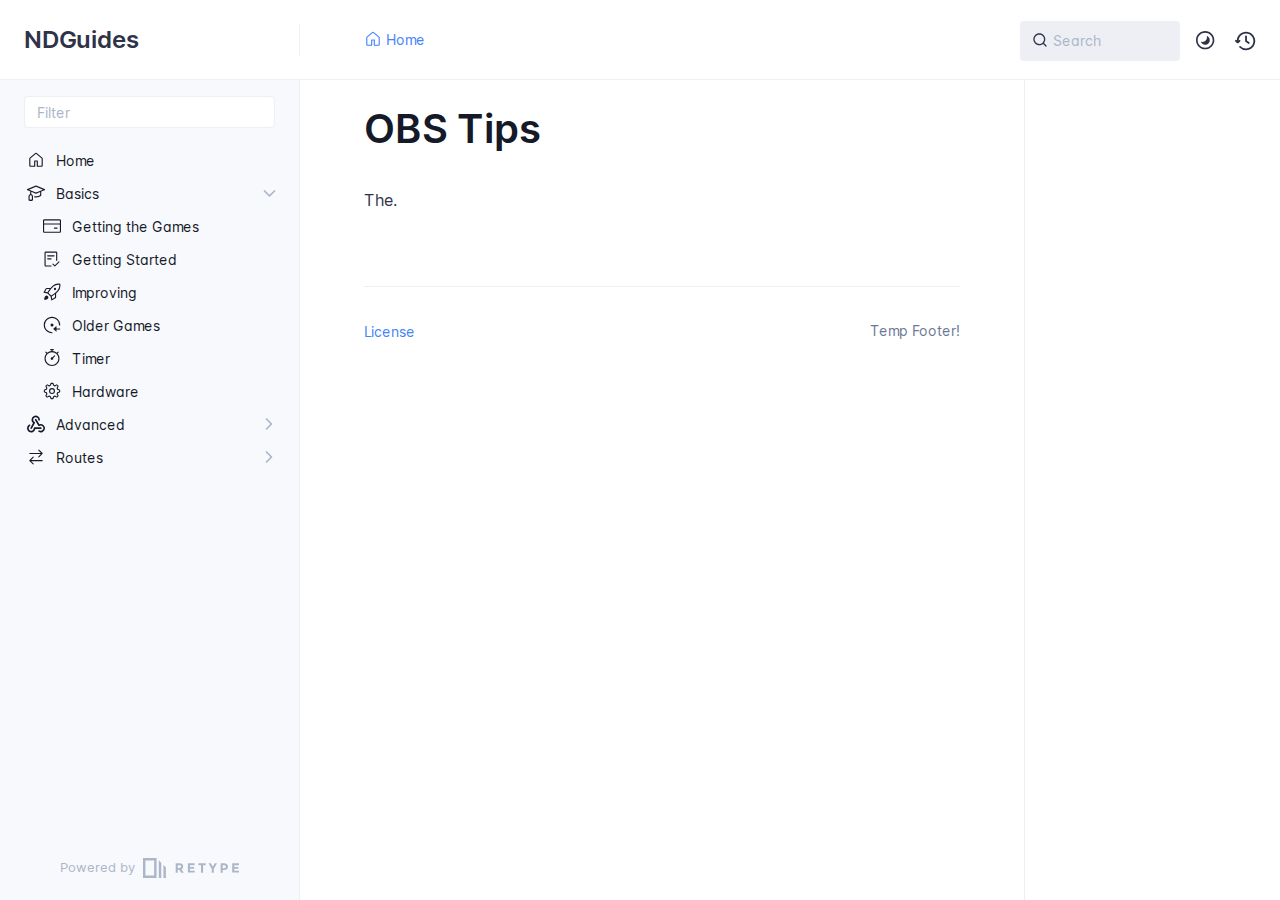
<file: advanced/rng-manipulation/index.html>
<!DOCTYPE html>
<html lang="en" class="h-full">
<head>
    <meta charset="UTF-8">
    <meta name="viewport" content="width=device-width,initial-scale=1">
    <meta name="turbo-root" content="/ndguides">
    <meta name="turbo-cache-control" content="no-cache" data-turbo-track="reload" data-track-token="3.6.0.794400189547">

    <!-- See retype.com -->
    <meta name="generator" content="Retype 3.6.0">

    <!-- Primary Meta Tags -->
    <title>OBS Tips</title>
    <meta name="title" content="OBS Tips">
    <meta name="description" content="The.">

    <!-- Canonical -->
    <link rel="canonical" href="https://toasterberry.github.io/ndguides/advanced/rng-manipulation/">

    <!-- Open Graph / Facebook -->
    <meta property="og:type" content="website">
    <meta property="og:url" content="https://toasterberry.github.io/ndguides/advanced/rng-manipulation/">
    <meta property="og:title" content="OBS Tips">
    <meta property="og:description" content="The.">

    <!-- Twitter -->
    <meta property="twitter:card" content="summary_large_image">
    <meta property="twitter:url" content="https://toasterberry.github.io/ndguides/advanced/rng-manipulation/">
    <meta property="twitter:title" content="OBS Tips">
    <meta property="twitter:description" content="The.">

    <script data-cfasync="false">(function () { var el = document.documentElement, m = localStorage.getItem("doc_theme"), wm = window.matchMedia; if (m === "dark" || (!m && wm && wm("(prefers-color-scheme: dark)").matches)) { el.classList.add("dark") } else { el.classList.remove("dark") } })();</script>

    <link href="../../resources/css/retype.css?v=3.6.0.794400189547" rel="stylesheet">

    <script data-cfasync="false" src="../../resources/js/config.js?v=3.6.0.794400189547" data-turbo-eval="false" defer></script>
    <script data-cfasync="false" src="../../resources/js/retype.js?v=3.6.0" data-turbo-eval="false" defer></script>
    <script id="lunr-js" data-cfasync="false" src="../../resources/js/lunr.js?v=3.6.0.794400189547" data-turbo-eval="false" defer></script>
</head>
<body>
    <div id="docs-app" class="relative text-base antialiased text-gray-700 bg-white font-body dark:bg-dark-850 dark:text-dark-300">
        <div class="absolute bottom-0 left-0 bg-gray-100 dark:bg-dark-800" style="top: 5rem; right: 50%"></div>
    
        <header id="docs-site-header" class="sticky top-0 z-30 flex w-full h-16 bg-white border-b border-gray-200 md:h-20 dark:bg-dark-850 dark:border-dark-650">
            <div class="container relative flex items-center justify-between pr-6 grow md:justify-start">
                <!-- Mobile menu button skeleton -->
                <button v-cloak class="skeleton docs-mobile-menu-button flex items-center justify-center shrink-0 overflow-hidden dark:text-white focus:outline-none rounded-full w-10 h-10 ml-3.5 md:hidden"><svg xmlns="http://www.w3.org/2000/svg" class="mb-px shrink-0" width="24" height="24" viewBox="0 0 24 24" role="presentation" style="margin-bottom: 0px;"><g fill="currentColor"><path d="M2 4h20v2H2zM2 11h20v2H2zM2 18h20v2H2z"></path></g></svg></button>
                <div v-cloak id="docs-sidebar-toggle"></div>
        
                <!-- Logo -->
                <div class="flex items-center justify-between h-full py-2 md:w-75">
                    <div class="flex items-center px-2 md:px-6">
                        <a id="docs-site-logo" href="../../" class="flex items-center leading-snug text-2xl">
                            <span class="dark:text-white font-semibold line-clamp-1 md:line-clamp-2">NDGuides</span>
                        </a>
                    </div>
        
                    <span class="hidden h-8 border-r md:inline-block dark:border-dark-650"></span>
                </div>
        
                <div class="flex justify-between md:grow">
                    <!-- Top Nav -->
                    <nav class="hidden md:flex">
                        <ul class="flex flex-col mb-4 md:pl-16 md:mb-0 md:flex-row md:items-center">
                            <li class="mr-6">
                                <a class="py-2 md:mb-0 inline-flex items-center text-sm whitespace-nowrap transition-colors duration-200 ease-linear md:text-blue-500 dark:text-blue-400 hover:text-blue-800 dark:hover:text-blue-200" href="../../">
                                    <svg xmlns="http://www.w3.org/2000/svg" class="mb-px mr-1" width="18" height="18" viewBox="0 0 24 24" role="presentation">
                                        <g fill="currentColor">
                                            <path d="M11.03 2.59a1.501 1.501 0 0 1 1.94 0l7.5 6.363a1.5 1.5 0 0 1 .53 1.144V19.5a1.5 1.5 0 0 1-1.5 1.5h-5.75a.75.75 0 0 1-.75-.75V14h-2v6.25a.75.75 0 0 1-.75.75H4.5A1.5 1.5 0 0 1 3 19.5v-9.403c0-.44.194-.859.53-1.144ZM12 3.734l-7.5 6.363V19.5h5v-6.25a.75.75 0 0 1 .75-.75h3.5a.75.75 0 0 1 .75.75v6.25h5v-9.403Z"/>
                                        </g>
                                    </svg>
                                    <span>Home</span>
                                </a>
                            </li>
        
                        </ul>
                    </nav>
        
                    <!-- Header Right Skeleton -->
                    <div v-cloak class="flex justify-end grow skeleton">
        
                        <!-- Search input mock -->
                        <div class="relative hidden w-40 lg:block lg:max-w-sm lg:ml-auto">
                            <div class="absolute flex items-center justify-center h-full pl-3 dark:text-dark-300">
                                <svg xmlns="http://www.w3.org/2000/svg" class="icon-base" width="16" height="16" viewBox="0 0 24 24" aria-labelledby="icon" role="presentation" style="margin-bottom: 1px;"><g fill="currentColor" ><path d="M21.71 20.29l-3.68-3.68A8.963 8.963 0 0020 11c0-4.96-4.04-9-9-9s-9 4.04-9 9 4.04 9 9 9c2.12 0 4.07-.74 5.61-1.97l3.68 3.68c.2.19.45.29.71.29s.51-.1.71-.29c.39-.39.39-1.03 0-1.42zM4 11c0-3.86 3.14-7 7-7s7 3.14 7 7c0 1.92-.78 3.66-2.04 4.93-.01.01-.02.01-.02.01-.01.01-.01.01-.01.02A6.98 6.98 0 0111 18c-3.86 0-7-3.14-7-7z" ></path></g></svg>
                            </div>
                            <input class="w-full h-10 placeholder-gray-400 transition-colors duration-200 ease-in bg-gray-200 border border-transparent rounded md:text-sm hover:bg-white hover:border-gray-300 focus:outline-none focus:bg-white focus:border-gray-500 dark:bg-dark-600 dark:border-dark-600 dark:placeholder-dark-400" style="padding: 0.625rem 0.75rem 0.625rem 2rem" type="text" placeholder="Search">
                        </div>
        
                        <!-- Mobile search button -->
                        <div class="flex items-center justify-center w-10 h-10 lg:hidden">
                            <svg xmlns="http://www.w3.org/2000/svg" class="shrink-0 icon-base" width="20" height="20" viewBox="0 0 24 24" aria-labelledby="icon" role="presentation" style="margin-bottom: 0px;"><g fill="currentColor" ><path d="M21.71 20.29l-3.68-3.68A8.963 8.963 0 0020 11c0-4.96-4.04-9-9-9s-9 4.04-9 9 4.04 9 9 9c2.12 0 4.07-.74 5.61-1.97l3.68 3.68c.2.19.45.29.71.29s.51-.1.71-.29c.39-.39.39-1.03 0-1.42zM4 11c0-3.86 3.14-7 7-7s7 3.14 7 7c0 1.92-.78 3.66-2.04 4.93-.01.01-.02.01-.02.01-.01.01-.01.01-.01.02A6.98 6.98 0 0111 18c-3.86 0-7-3.14-7-7z" ></path></g></svg>
                        </div>
        
                        <!-- Dark mode switch placeholder -->
                        <div class="w-10 h-10 lg:ml-2"></div>
        
                        <!-- History button -->
                        <div class="flex items-center justify-center w-10 h-10" style="margin-right: -0.625rem;">
                            <svg xmlns="http://www.w3.org/2000/svg" class="shrink-0 icon-base" width="22" height="22" viewBox="0 0 24 24" aria-labelledby="icon" role="presentation" style="margin-bottom: 0px;"><g fill="currentColor" ><g ><path d="M12.01 6.01c-.55 0-1 .45-1 1V12a1 1 0 00.4.8l3 2.22a.985.985 0 001.39-.2.996.996 0 00-.21-1.4l-2.6-1.92V7.01c.02-.55-.43-1-.98-1z"></path><path d="M12.01 1.91c-5.33 0-9.69 4.16-10.05 9.4l-.29-.26a.997.997 0 10-1.34 1.48l1.97 1.79c.19.17.43.26.67.26s.48-.09.67-.26l1.97-1.79a.997.997 0 10-1.34-1.48l-.31.28c.34-4.14 3.82-7.41 8.05-7.41 4.46 0 8.08 3.63 8.08 8.09s-3.63 8.08-8.08 8.08c-2.18 0-4.22-.85-5.75-2.4a.996.996 0 10-1.42 1.4 10.02 10.02 0 007.17 2.99c5.56 0 10.08-4.52 10.08-10.08.01-5.56-4.52-10.09-10.08-10.09z"></path></g></g></svg>
                        </div>
                    </div>
        
                    <div v-cloak class="flex justify-end grow">
                        <div id="docs-mobile-search-button"></div>
                        <doc-search-desktop></doc-search-desktop>
        
                        <doc-theme-switch class="lg:ml-2"></doc-theme-switch>
                        <doc-history></doc-history>
                    </div>
                </div>
            </div>
        </header>
    
        <div class="container relative flex bg-white">
            <!-- Sidebar Skeleton -->
            <div v-cloak class="fixed flex flex-col shrink-0 duration-300 ease-in-out bg-gray-100 border-gray-200 sidebar top-20 w-75 border-r h-screen md:sticky transition-transform skeleton dark:bg-dark-800 dark:border-dark-650">
            
                <!-- Render this div, if config.showSidebarFilter is `true` -->
                <div class="flex items-center h-16 px-6">
                    <input class="w-full h-8 px-3 py-2 transition-colors duration-200 ease-linear bg-white border border-gray-200 rounded shadow-none text-sm focus:outline-none focus:border-gray-600 dark:bg-dark-600 dark:border-dark-600" type="text" placeholder="Filter">
                </div>
            
                <div class="pl-6 mt-1 mb-4">
                    <div class="w-32 h-3 mb-4 bg-gray-200 rounded-full loading dark:bg-dark-600"></div>
                    <div class="w-48 h-3 mb-4 bg-gray-200 rounded-full loading dark:bg-dark-600"></div>
                    <div class="w-40 h-3 mb-4 bg-gray-200 rounded-full loading dark:bg-dark-600"></div>
                    <div class="w-32 h-3 mb-4 bg-gray-200 rounded-full loading dark:bg-dark-600"></div>
                    <div class="w-48 h-3 mb-4 bg-gray-200 rounded-full loading dark:bg-dark-600"></div>
                    <div class="w-40 h-3 mb-4 bg-gray-200 rounded-full loading dark:bg-dark-600"></div>
                </div>
            
                <div class="shrink-0 mt-auto bg-transparent dark:border-dark-650">
                    <a class="flex items-center justify-center flex-nowrap h-16 text-gray-400 dark:text-dark-400 hover:text-gray-700 dark:hover:text-dark-300 transition-colors duration-150 ease-in docs-powered-by" target="_blank" href="https://retype.com/" rel="noopener">
                        <span class="text-xs whitespace-nowrap">Powered by</span>
                        <svg xmlns="http://www.w3.org/2000/svg" class="ml-2" fill="currentColor" width="96" height="20" overflow="visible"><path d="M0 0v20h13.59V0H0zm11.15 17.54H2.44V2.46h8.71v15.08zM15.8 20h2.44V4.67L15.8 2.22zM20.45 6.89V20h2.44V9.34z"/><g><path d="M40.16 8.44c0 1.49-.59 2.45-1.75 2.88l2.34 3.32h-2.53l-2.04-2.96h-1.43v2.96h-2.06V5.36h3.5c1.43 0 2.46.24 3.07.73s.9 1.27.9 2.35zm-2.48 1.1c.26-.23.38-.59.38-1.09 0-.5-.13-.84-.4-1.03s-.73-.28-1.39-.28h-1.54v2.75h1.5c.72 0 1.2-.12 1.45-.35zM51.56 5.36V7.2h-4.59v1.91h4.13v1.76h-4.13v1.92h4.74v1.83h-6.79V5.36h6.64zM60.09 7.15v7.48h-2.06V7.15h-2.61V5.36h7.28v1.79h-2.61zM70.81 14.64h-2.06v-3.66l-3.19-5.61h2.23l1.99 3.45 1.99-3.45H74l-3.19 5.61v3.66zM83.99 6.19c.65.55.97 1.4.97 2.55s-.33 1.98-1 2.51-1.68.8-3.04.8h-1.23v2.59h-2.06V5.36h3.26c1.42 0 2.45.28 3.1.83zm-1.51 3.65c.25-.28.37-.69.37-1.22s-.16-.92-.48-1.14c-.32-.23-.82-.34-1.5-.34H79.7v3.12h1.38c.68 0 1.15-.14 1.4-.42zM95.85 5.36V7.2h-4.59v1.91h4.13v1.76h-4.13v1.92H96v1.83h-6.79V5.36h6.64z"/></g></svg>
                    </a>
                </div>
            </div>
            
            <!-- Sidebar component -->
            <doc-sidebar v-cloak>
                <template #sidebar-footer>
                    <div class="shrink-0 mt-auto border-t md:bg-transparent md:border-none dark:border-dark-650">
            
                        <div class="py-3 px-6 md:hidden border-b dark:border-dark-650">
                            <nav>
                                <ul class="flex flex-wrap justify-center items-center">
                                    <li class="mr-6">
                                        <a class="block py-1 inline-flex items-center text-sm whitespace-nowrap transition-colors duration-200 ease-linear md:text-blue-500 dark:text-blue-400 hover:text-blue-800 dark:hover:text-blue-200" href="../../">
                                            <svg xmlns="http://www.w3.org/2000/svg" class="mb-px mr-1" width="18" height="18" viewBox="0 0 24 24" role="presentation">
                                                <g fill="currentColor">
                                                    <path d="M11.03 2.59a1.501 1.501 0 0 1 1.94 0l7.5 6.363a1.5 1.5 0 0 1 .53 1.144V19.5a1.5 1.5 0 0 1-1.5 1.5h-5.75a.75.75 0 0 1-.75-.75V14h-2v6.25a.75.75 0 0 1-.75.75H4.5A1.5 1.5 0 0 1 3 19.5v-9.403c0-.44.194-.859.53-1.144ZM12 3.734l-7.5 6.363V19.5h5v-6.25a.75.75 0 0 1 .75-.75h3.5a.75.75 0 0 1 .75.75v6.25h5v-9.403Z"/>
                                                </g>
                                            </svg>
                                            <span>Home</span>
                                        </a>
                                    </li>
            
                                </ul>
                            </nav>
                        </div>
            
                        <a class="flex items-center justify-center flex-nowrap h-16 text-gray-400 dark:text-dark-400 hover:text-gray-700 dark:hover:text-dark-300 transition-colors duration-150 ease-in docs-powered-by" target="_blank" href="https://retype.com/" rel="noopener">
                            <span class="text-xs whitespace-nowrap">Powered by</span>
                            <svg xmlns="http://www.w3.org/2000/svg" class="ml-2" fill="currentColor" width="96" height="20" overflow="visible"><path d="M0 0v20h13.59V0H0zm11.15 17.54H2.44V2.46h8.71v15.08zM15.8 20h2.44V4.67L15.8 2.22zM20.45 6.89V20h2.44V9.34z"/><g><path d="M40.16 8.44c0 1.49-.59 2.45-1.75 2.88l2.34 3.32h-2.53l-2.04-2.96h-1.43v2.96h-2.06V5.36h3.5c1.43 0 2.46.24 3.07.73s.9 1.27.9 2.35zm-2.48 1.1c.26-.23.38-.59.38-1.09 0-.5-.13-.84-.4-1.03s-.73-.28-1.39-.28h-1.54v2.75h1.5c.72 0 1.2-.12 1.45-.35zM51.56 5.36V7.2h-4.59v1.91h4.13v1.76h-4.13v1.92h4.74v1.83h-6.79V5.36h6.64zM60.09 7.15v7.48h-2.06V7.15h-2.61V5.36h7.28v1.79h-2.61zM70.81 14.64h-2.06v-3.66l-3.19-5.61h2.23l1.99 3.45 1.99-3.45H74l-3.19 5.61v3.66zM83.99 6.19c.65.55.97 1.4.97 2.55s-.33 1.98-1 2.51-1.68.8-3.04.8h-1.23v2.59h-2.06V5.36h3.26c1.42 0 2.45.28 3.1.83zm-1.51 3.65c.25-.28.37-.69.37-1.22s-.16-.92-.48-1.14c-.32-.23-.82-.34-1.5-.34H79.7v3.12h1.38c.68 0 1.15-.14 1.4-.42zM95.85 5.36V7.2h-4.59v1.91h4.13v1.76h-4.13v1.92H96v1.83h-6.79V5.36h6.64z"/></g></svg>
                        </a>
                    </div>
                </template>
            </doc-sidebar>
    
            <div class="grow min-w-0 dark:bg-dark-850">
                <!-- Render "toolbar" template here on api pages --><!-- Render page content -->
                <div class="flex">
                    <div class="min-w-0 p-4 grow md:px-16">
                        <main class="relative pb-12 lg:pt-2">
                            <div class="docs-markdown" id="docs-content">
                                <!-- Rendered if sidebar right is enabled -->
                                <div id="docs-sidebar-right-toggle"></div>
                                <!-- Page content  -->
<doc-anchor-target id="obs-tips" class="break-words">
    <h1>
        <doc-anchor-trigger class="header-anchor-trigger" to="#obs-tips">#</doc-anchor-trigger>
        <span>OBS Tips</span>
    </h1>
</doc-anchor-target>
<p>The.</p>

                                
                                <!-- Required only on API pages -->
                                <doc-toolbar-member-filter-no-results></doc-toolbar-member-filter-no-results>
                            </div>
                            <footer class="clear-both">
                            
                            </footer>
                        </main>
                
                        <div class="border-t dark:border-dark-650 pt-6 mb-8">
                            <footer class="flex flex-wrap items-center justify-between">
                                <div>
                                    <ul class="flex flex-wrap items-center text-sm">
                                        <li>
                                            <a class="block mr-4 py-2 text-sm whitespace-nowrap transition-colors duration-200 ease-linear text-blue-500 dark:text-blue-400 hover:text-blue-800 dark:hover:text-blue-200 md:mb-0" href="license.md">License</a>
                                        </li>
                                    </ul>
                                </div>
                                <div class="docs-copyright py-2 text-gray-500 dark:text-dark-350 text-sm leading-relaxed"><p>Temp Footer!</p></div>
                            </footer>
                        </div>
                    </div>
                
                    <!-- Rendered if sidebar right is enabled -->
                    <!-- Sidebar right skeleton-->
                    <div v-cloak class="fixed top-0 bottom-0 right-0 translate-x-full bg-white border-gray-200 lg:sticky lg:border-l lg:shrink-0 lg:pt-6 lg:transform-none sm:w-1/2 lg:w-64 lg:z-0 md:w-104 sidebar-right skeleton dark:bg-dark-850 dark:border-dark-650">
                        <div class="pl-5">
                            <div class="w-32 h-3 mb-4 bg-gray-200 dark:bg-dark-600 rounded-full loading"></div>
                            <div class="w-48 h-3 mb-4 bg-gray-200 dark:bg-dark-600 rounded-full loading"></div>
                            <div class="w-40 h-3 mb-4 bg-gray-200 dark:bg-dark-600 rounded-full loading"></div>
                        </div>
                    </div>
                
                    <!-- User should be able to hide sidebar right -->
                    <doc-sidebar-right v-cloak></doc-sidebar-right>
                </div>

            </div>
        </div>
    
        <doc-search-mobile></doc-search-mobile>
        <doc-back-to-top></doc-back-to-top>
    </div>


    <div id="docs-overlay-target"></div>

    <script data-cfasync="false">window.__DOCS__ = { "title": "RNG Manipulation", level: 2, icon: "file", hasPrism: false, hasMermaid: false, hasMath: false, tocDepth: 23 }</script>
</body>
</html>
</file>
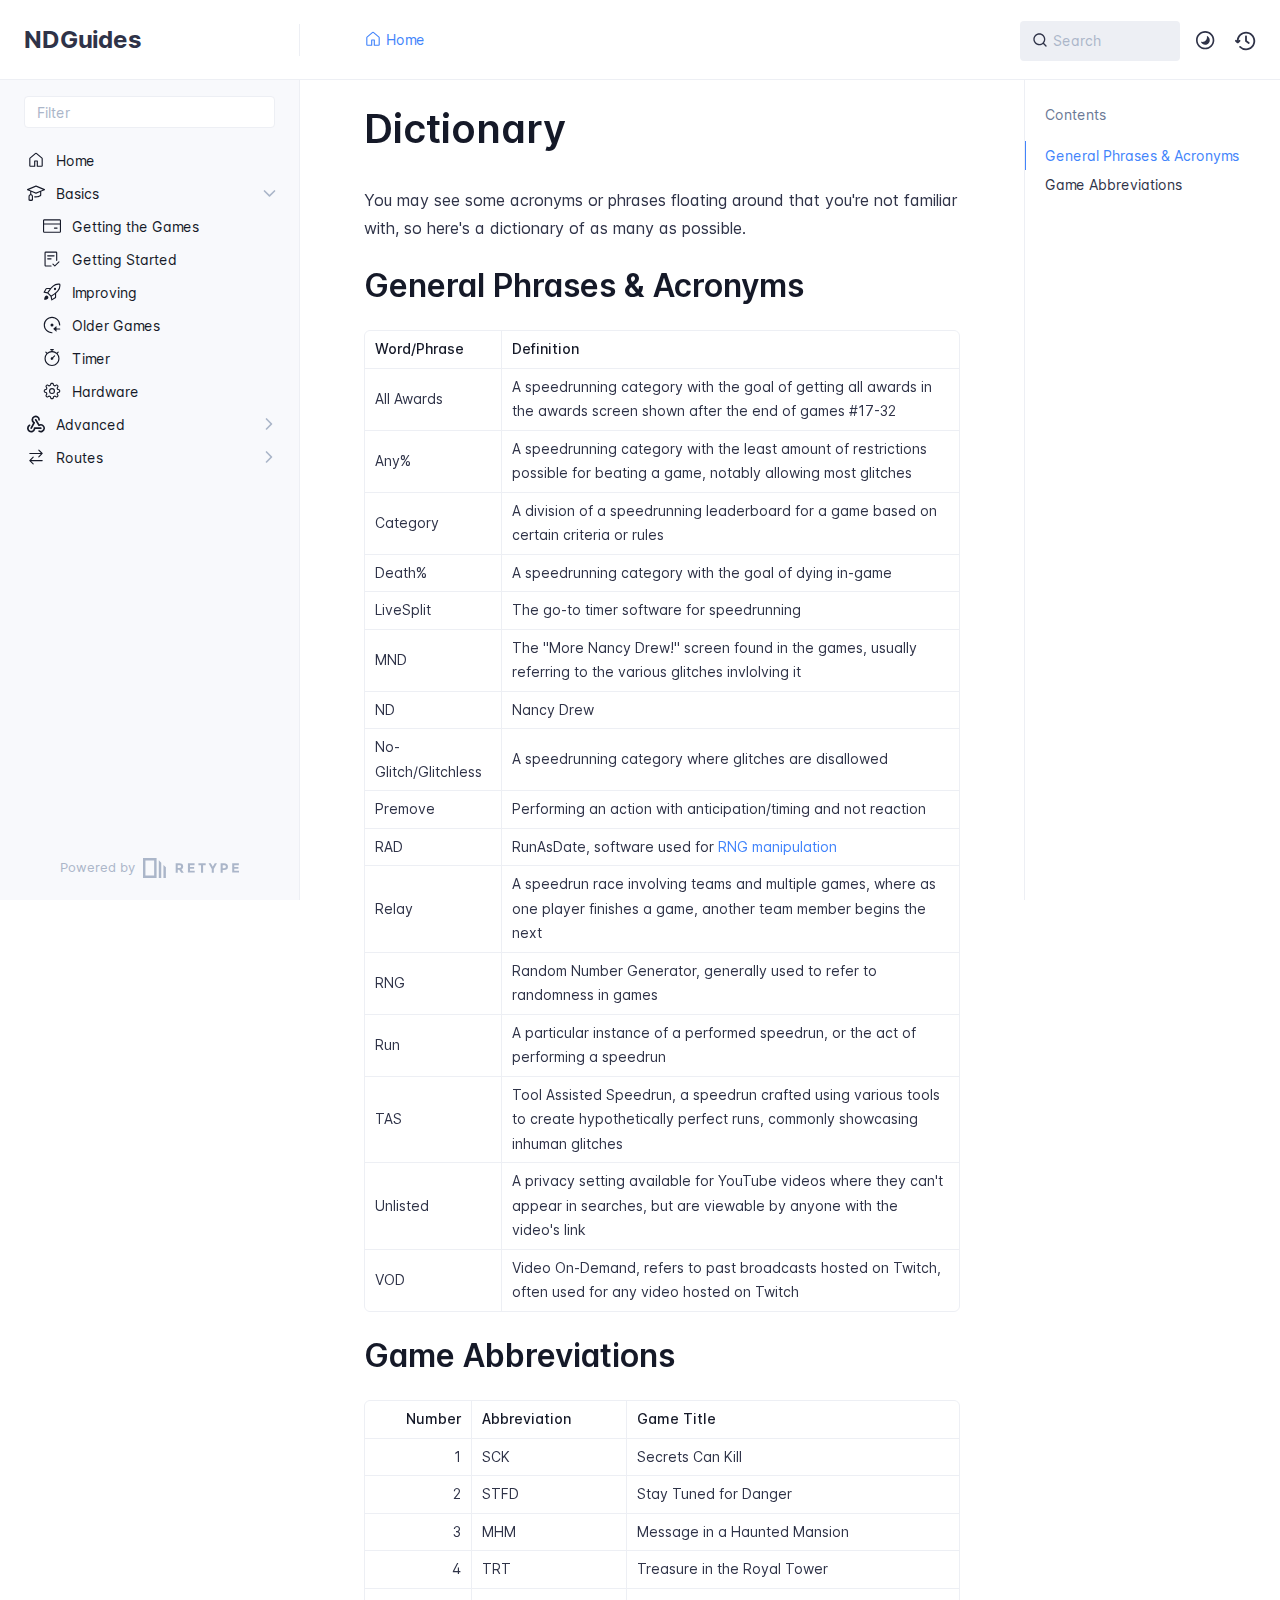
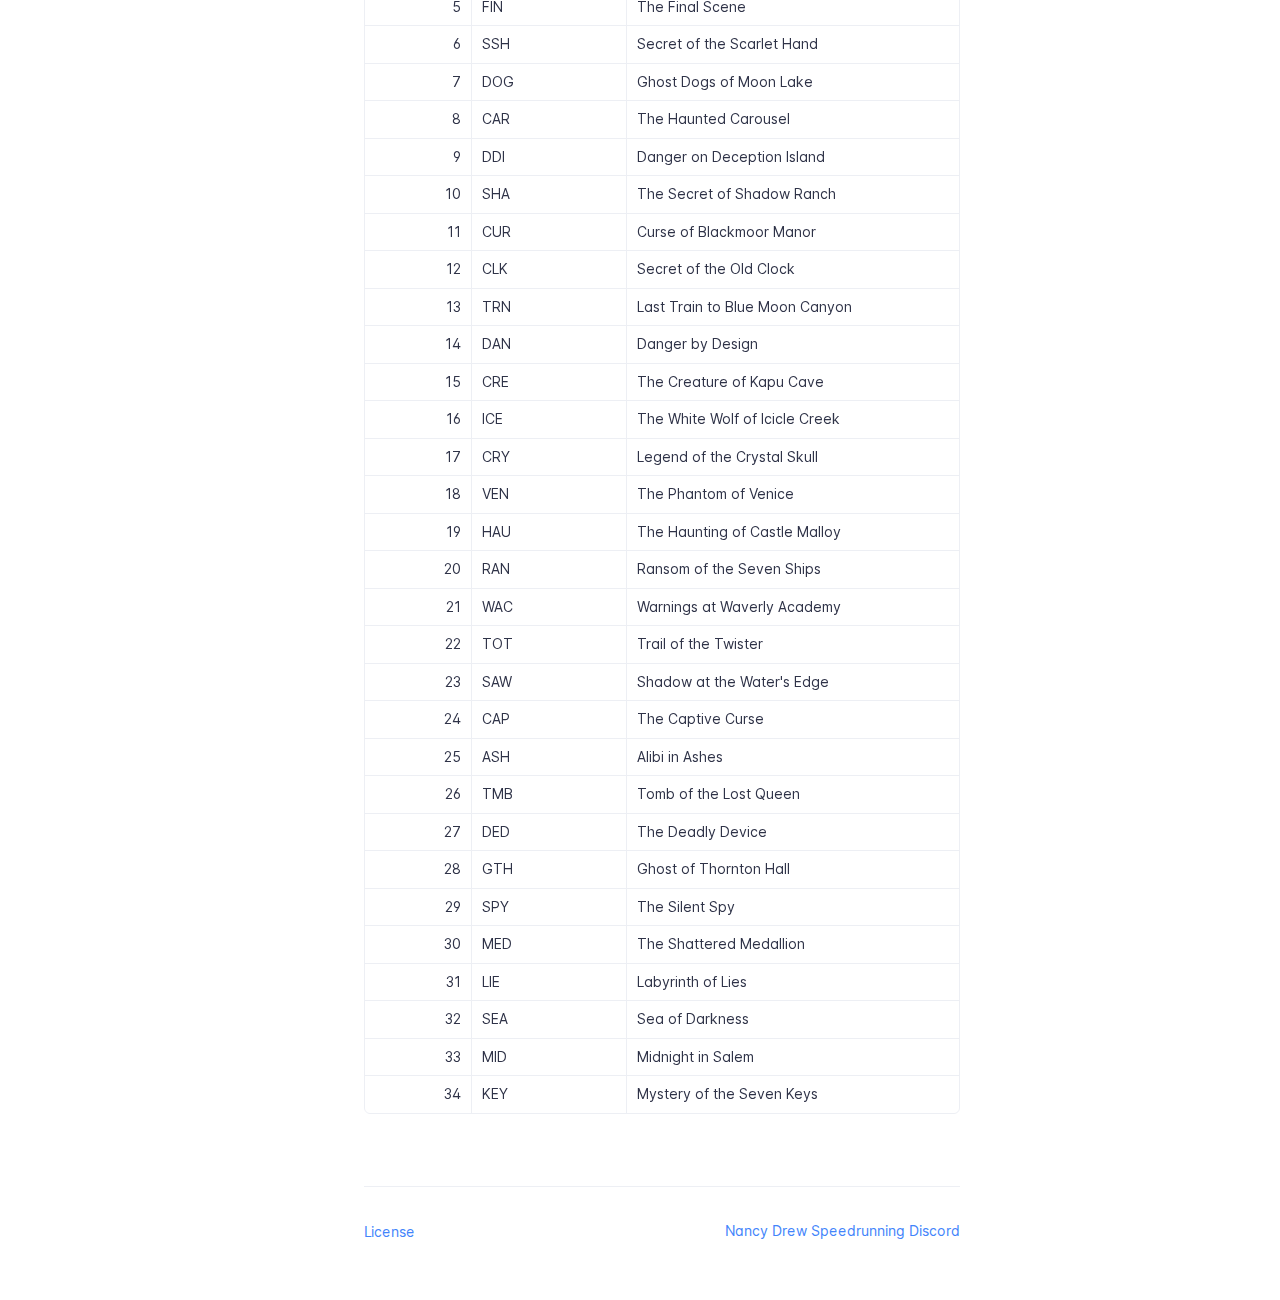
<file: basics/dictionary/index.html>
<!DOCTYPE html>
<html lang="en" class="h-full">
<head>
    <meta charset="UTF-8">
    <meta name="viewport" content="width=device-width,initial-scale=1">
    <meta name="turbo-root" content="/ndguides">
    <meta name="turbo-cache-control" content="no-cache" data-turbo-track="reload" data-track-token="3.9.0.802577139548">

    <!-- See retype.com -->
    <meta name="generator" content="Retype 3.9.0">

    <!-- Primary Meta Tags -->
    <title>Dictionary</title>
    <meta name="title" content="Dictionary">
    <meta name="description" content="You may see some acronyms or phrases floating around that you're not familiar with, so here's a dictionary of as many as possible.">

    <!-- Canonical -->
    <link rel="canonical" href="https://toasterberry.github.io/ndguides/basics/dictionary/">

    <!-- Open Graph / Facebook -->
    <meta property="og:type" content="website">
    <meta property="og:url" content="https://toasterberry.github.io/ndguides/basics/dictionary/">
    <meta property="og:title" content="Dictionary">
    <meta property="og:description" content="You may see some acronyms or phrases floating around that you're not familiar with, so here's a dictionary of as many as possible.">

    <!-- Twitter -->
    <meta property="twitter:card" content="summary_large_image">
    <meta property="twitter:url" content="https://toasterberry.github.io/ndguides/basics/dictionary/">
    <meta property="twitter:title" content="Dictionary">
    <meta property="twitter:description" content="You may see some acronyms or phrases floating around that you're not familiar with, so here's a dictionary of as many as possible.">

    <script data-cfasync="false">(function(){var cl=document.documentElement.classList,ls=localStorage.getItem("retype_scheme"),hd=cl.contains("dark"),hl=cl.contains("light"),wm=window.matchMedia&&window.matchMedia("(prefers-color-scheme: dark)").matches;if(ls==="dark"||(!ls&&wm&&!hd&&!hl)){cl.remove("light");cl.add("dark")}else if(ls==="light"||(!ls&&!wm&&!hd&&!hl)){cl.remove("dark");cl.add("light")}})();</script>

    <link href="../../resources/css/retype.css?v=3.9.0.802577139548" rel="stylesheet">

    <script data-cfasync="false" src="../../resources/js/config.js?v=3.9.0.802577139548" data-turbo-eval="false" defer></script>
    <script data-cfasync="false" src="../../resources/js/retype.js?v=3.9.0" data-turbo-eval="false" defer></script>
    <script id="lunr-js" data-cfasync="false" src="../../resources/js/lunr.js?v=3.9.0.802577139548" data-turbo-eval="false" defer></script>
</head>
<body>
    <div id="docs-app" class="relative text-base antialiased text-gray-700 bg-white font-body dark:bg-dark-850 dark:text-dark-300">
        <div class="absolute bottom-0 left-0 bg-gray-100 dark:bg-dark-800" style="top: 5rem; right: 50%"></div>
    
        <header id="docs-site-header" class="sticky top-0 z-30 flex w-full h-16 bg-white border-b border-gray-200 md:h-20 dark:bg-dark-850 dark:border-dark-650">
            <div class="container relative flex items-center justify-between pr-6 grow md:justify-start">
                <!-- Mobile menu button skeleton -->
                <button v-cloak class="skeleton docs-mobile-menu-button flex items-center justify-center shrink-0 overflow-hidden dark:text-white focus:outline-none rounded-full w-10 h-10 ml-3.5 md:hidden"><svg xmlns="http://www.w3.org/2000/svg" class="mb-px shrink-0" width="24" height="24" viewBox="0 0 24 24" role="presentation" style="margin-bottom: 0px;"><g fill="currentColor"><path d="M2 4h20v2H2zM2 11h20v2H2zM2 18h20v2H2z"></path></g></svg></button>
                <div v-cloak id="docs-sidebar-toggle"></div>
        
                <!-- Logo -->
                <div class="flex items-center justify-between h-full py-2 md:w-75">
                    <div class="flex items-center px-2 md:px-6">
                        <a id="docs-site-logo" href="../../" class="flex items-center leading-snug text-2xl">
                            <span class="dark:text-white font-bold line-clamp-1 md:line-clamp-2">NDGuides</span>
                        </a>
                    </div>
        
                    <span class="hidden h-8 border-r md:inline-block dark:border-dark-650"></span>
                </div>
        
                <div class="flex justify-between md:grow">
                    <!-- Top Nav -->
                    <nav class="hidden md:flex">
                        <ul class="flex flex-col mb-4 md:pl-16 md:mb-0 md:flex-row md:items-center">
                            <li class="mr-6">
                                <a class="py-2 md:mb-0 inline-flex items-center text-sm whitespace-nowrap transition-colors duration-200 ease-linear md:text-blue-500 dark:text-blue-400 hover:text-blue-800 dark:hover:text-blue-200" href="../../">
                                    <svg xmlns="http://www.w3.org/2000/svg" class="mb-px mr-1" width="18" height="18" viewBox="0 0 24 24" role="presentation">
                                        <g fill="currentColor">
                                            <path d="M11.03 2.59a1.501 1.501 0 0 1 1.94 0l7.5 6.363a1.5 1.5 0 0 1 .53 1.144V19.5a1.5 1.5 0 0 1-1.5 1.5h-5.75a.75.75 0 0 1-.75-.75V14h-2v6.25a.75.75 0 0 1-.75.75H4.5A1.5 1.5 0 0 1 3 19.5v-9.403c0-.44.194-.859.53-1.144ZM12 3.734l-7.5 6.363V19.5h5v-6.25a.75.75 0 0 1 .75-.75h3.5a.75.75 0 0 1 .75.75v6.25h5v-9.403Z"/>
                                        </g>
                                    </svg>
                                    <span>Home</span>
                                </a>
                            </li>
        
                        </ul>
                    </nav>
        
                    <!-- Header Right Skeleton -->
                    <div v-cloak class="flex justify-end grow skeleton">
        
                        <!-- Search input mock -->
                        <div class="relative hidden w-40 lg:block lg:max-w-sm lg:ml-auto">
                            <div class="absolute flex items-center justify-center h-full pl-3 dark:text-dark-300">
                                <svg xmlns="http://www.w3.org/2000/svg" class="icon-base" width="16" height="16" viewBox="0 0 24 24" aria-labelledby="icon" role="presentation" style="margin-bottom: 1px;"><g fill="currentColor" ><path d="M21.71 20.29l-3.68-3.68A8.963 8.963 0 0020 11c0-4.96-4.04-9-9-9s-9 4.04-9 9 4.04 9 9 9c2.12 0 4.07-.74 5.61-1.97l3.68 3.68c.2.19.45.29.71.29s.51-.1.71-.29c.39-.39.39-1.03 0-1.42zM4 11c0-3.86 3.14-7 7-7s7 3.14 7 7c0 1.92-.78 3.66-2.04 4.93-.01.01-.02.01-.02.01-.01.01-.01.01-.01.02A6.98 6.98 0 0111 18c-3.86 0-7-3.14-7-7z" ></path></g></svg>
                            </div>
                            <input class="w-full h-10 placeholder-gray-400 transition-colors duration-200 ease-in bg-gray-200 border border-transparent rounded md:text-sm hover:bg-white hover:border-gray-300 focus:outline-none focus:bg-white focus:border-gray-500 dark:bg-dark-600 dark:border-dark-600 dark:placeholder-dark-400" style="padding: 0.625rem 0.75rem 0.625rem 2rem" type="text" placeholder="Search">
                        </div>
        
                        <!-- Mobile search button -->
                        <div class="flex items-center justify-center w-10 h-10 lg:hidden">
                            <svg xmlns="http://www.w3.org/2000/svg" class="shrink-0 icon-base" width="20" height="20" viewBox="0 0 24 24" aria-labelledby="icon" role="presentation" style="margin-bottom: 0px;"><g fill="currentColor" ><path d="M21.71 20.29l-3.68-3.68A8.963 8.963 0 0020 11c0-4.96-4.04-9-9-9s-9 4.04-9 9 4.04 9 9 9c2.12 0 4.07-.74 5.61-1.97l3.68 3.68c.2.19.45.29.71.29s.51-.1.71-.29c.39-.39.39-1.03 0-1.42zM4 11c0-3.86 3.14-7 7-7s7 3.14 7 7c0 1.92-.78 3.66-2.04 4.93-.01.01-.02.01-.02.01-.01.01-.01.01-.01.02A6.98 6.98 0 0111 18c-3.86 0-7-3.14-7-7z" ></path></g></svg>
                        </div>
        
                        <!-- Dark mode switch placeholder -->
                        <div class="w-10 h-10 lg:ml-2"></div>
        
                        <!-- History button -->
                        <div class="flex items-center justify-center w-10 h-10" style="margin-right: -0.625rem;">
                            <svg xmlns="http://www.w3.org/2000/svg" class="shrink-0 icon-base" width="22" height="22" viewBox="0 0 24 24" aria-labelledby="icon" role="presentation" style="margin-bottom: 0px;"><g fill="currentColor" ><g ><path d="M12.01 6.01c-.55 0-1 .45-1 1V12a1 1 0 00.4.8l3 2.22a.985.985 0 001.39-.2.996.996 0 00-.21-1.4l-2.6-1.92V7.01c.02-.55-.43-1-.98-1z"></path><path d="M12.01 1.91c-5.33 0-9.69 4.16-10.05 9.4l-.29-.26a.997.997 0 10-1.34 1.48l1.97 1.79c.19.17.43.26.67.26s.48-.09.67-.26l1.97-1.79a.997.997 0 10-1.34-1.48l-.31.28c.34-4.14 3.82-7.41 8.05-7.41 4.46 0 8.08 3.63 8.08 8.09s-3.63 8.08-8.08 8.08c-2.18 0-4.22-.85-5.75-2.4a.996.996 0 10-1.42 1.4 10.02 10.02 0 007.17 2.99c5.56 0 10.08-4.52 10.08-10.08.01-5.56-4.52-10.09-10.08-10.09z"></path></g></g></svg>
                        </div>
                    </div>
        
                    <div v-cloak class="flex justify-end grow">
                        <div id="docs-mobile-search-button"></div>
                        <doc-search-desktop></doc-search-desktop>
        
                        <doc-theme-switch class="lg:ml-2"></doc-theme-switch>
                        <doc-history></doc-history>
                    </div>
                </div>
            </div>
        </header>
    
        <div class="container relative flex bg-white">
            <!-- Sidebar Skeleton -->
            <div v-cloak class="fixed flex flex-col shrink-0 duration-300 ease-in-out bg-white border-gray-200 sidebar top-20 w-75 border-r h-screen md:sticky transition-transform skeleton dark:bg-dark-800 dark:border-dark-650">
            
                <div class="flex items-center h-16 px-6">
                    <input class="w-full h-8 px-3 py-2 transition-colors duration-200 ease-linear bg-white border border-gray-200 rounded shadow-none text-sm focus:outline-none focus:border-gray-600 dark:bg-dark-600 dark:border-dark-600" type="text" placeholder="Filter">
                </div>
            
                <div class="pl-6 mt-1 mb-4">
                    <div class="w-32 h-3 mb-4 bg-gray-200 rounded-full loading dark:bg-dark-600"></div>
                    <div class="w-48 h-3 mb-4 bg-gray-200 rounded-full loading dark:bg-dark-600"></div>
                    <div class="w-40 h-3 mb-4 bg-gray-200 rounded-full loading dark:bg-dark-600"></div>
                    <div class="w-32 h-3 mb-4 bg-gray-200 rounded-full loading dark:bg-dark-600"></div>
                    <div class="w-48 h-3 mb-4 bg-gray-200 rounded-full loading dark:bg-dark-600"></div>
                    <div class="w-40 h-3 mb-4 bg-gray-200 rounded-full loading dark:bg-dark-600"></div>
                </div>
            
                <div class="shrink-0 mt-auto bg-transparent dark:border-dark-650">
                    <a class="flex items-center justify-center flex-nowrap h-16 text-gray-400 dark:text-dark-400 hover:text-gray-700 dark:hover:text-dark-300 transition-colors duration-150 ease-in docs-powered-by" target="_blank" href="https://retype.com/" rel="noopener">
                        <span class="text-xs whitespace-nowrap">Powered by</span>
                        <svg xmlns="http://www.w3.org/2000/svg" class="ml-2" fill="currentColor" width="96" height="20" overflow="visible"><path d="M0 0v20h13.59V0H0zm11.15 17.54H2.44V2.46h8.71v15.08zM15.8 20h2.44V4.67L15.8 2.22zM20.45 6.89V20h2.44V9.34z"/><g><path d="M40.16 8.44c0 1.49-.59 2.45-1.75 2.88l2.34 3.32h-2.53l-2.04-2.96h-1.43v2.96h-2.06V5.36h3.5c1.43 0 2.46.24 3.07.73s.9 1.27.9 2.35zm-2.48 1.1c.26-.23.38-.59.38-1.09 0-.5-.13-.84-.4-1.03s-.73-.28-1.39-.28h-1.54v2.75h1.5c.72 0 1.2-.12 1.45-.35zM51.56 5.36V7.2h-4.59v1.91h4.13v1.76h-4.13v1.92h4.74v1.83h-6.79V5.36h6.64zM60.09 7.15v7.48h-2.06V7.15h-2.61V5.36h7.28v1.79h-2.61zM70.81 14.64h-2.06v-3.66l-3.19-5.61h2.23l1.99 3.45 1.99-3.45H74l-3.19 5.61v3.66zM83.99 6.19c.65.55.97 1.4.97 2.55s-.33 1.98-1 2.51-1.68.8-3.04.8h-1.23v2.59h-2.06V5.36h3.26c1.42 0 2.45.28 3.1.83zm-1.51 3.65c.25-.28.37-.69.37-1.22s-.16-.92-.48-1.14c-.32-.23-.82-.34-1.5-.34H79.7v3.12h1.38c.68 0 1.15-.14 1.4-.42zM95.85 5.36V7.2h-4.59v1.91h4.13v1.76h-4.13v1.92H96v1.83h-6.79V5.36h6.64z"/></g></svg>
                    </a>
                </div>
            </div>
            
            <!-- Sidebar component -->
            <doc-sidebar v-cloak>
                <template #sidebar-footer>
                    <div class="shrink-0 mt-auto border-t md:bg-transparent md:border-none dark:border-dark-650">
            
                        <div class="py-3 px-6 md:hidden border-b dark:border-dark-650">
                            <nav>
                                <ul class="flex flex-wrap justify-center items-center">
                                    <li class="mr-6">
                                        <a class="block py-1 inline-flex items-center text-sm whitespace-nowrap transition-colors duration-200 ease-linear md:text-blue-500 dark:text-blue-400 hover:text-blue-800 dark:hover:text-blue-200" href="../../">
                                            <svg xmlns="http://www.w3.org/2000/svg" class="mb-px mr-1" width="18" height="18" viewBox="0 0 24 24" role="presentation">
                                                <g fill="currentColor">
                                                    <path d="M11.03 2.59a1.501 1.501 0 0 1 1.94 0l7.5 6.363a1.5 1.5 0 0 1 .53 1.144V19.5a1.5 1.5 0 0 1-1.5 1.5h-5.75a.75.75 0 0 1-.75-.75V14h-2v6.25a.75.75 0 0 1-.75.75H4.5A1.5 1.5 0 0 1 3 19.5v-9.403c0-.44.194-.859.53-1.144ZM12 3.734l-7.5 6.363V19.5h5v-6.25a.75.75 0 0 1 .75-.75h3.5a.75.75 0 0 1 .75.75v6.25h5v-9.403Z"/>
                                                </g>
                                            </svg>
                                            <span>Home</span>
                                        </a>
                                    </li>
            
                                </ul>
                            </nav>
                        </div>
            
                        <a class="flex items-center justify-center flex-nowrap h-16 text-gray-400 dark:text-dark-400 hover:text-gray-700 dark:hover:text-dark-300 transition-colors duration-150 ease-in docs-powered-by" target="_blank" href="https://retype.com/" rel="noopener">
                            <span class="text-xs whitespace-nowrap">Powered by</span>
                            <svg xmlns="http://www.w3.org/2000/svg" class="ml-2" fill="currentColor" width="96" height="20" overflow="visible"><path d="M0 0v20h13.59V0H0zm11.15 17.54H2.44V2.46h8.71v15.08zM15.8 20h2.44V4.67L15.8 2.22zM20.45 6.89V20h2.44V9.34z"/><g><path d="M40.16 8.44c0 1.49-.59 2.45-1.75 2.88l2.34 3.32h-2.53l-2.04-2.96h-1.43v2.96h-2.06V5.36h3.5c1.43 0 2.46.24 3.07.73s.9 1.27.9 2.35zm-2.48 1.1c.26-.23.38-.59.38-1.09 0-.5-.13-.84-.4-1.03s-.73-.28-1.39-.28h-1.54v2.75h1.5c.72 0 1.2-.12 1.45-.35zM51.56 5.36V7.2h-4.59v1.91h4.13v1.76h-4.13v1.92h4.74v1.83h-6.79V5.36h6.64zM60.09 7.15v7.48h-2.06V7.15h-2.61V5.36h7.28v1.79h-2.61zM70.81 14.64h-2.06v-3.66l-3.19-5.61h2.23l1.99 3.45 1.99-3.45H74l-3.19 5.61v3.66zM83.99 6.19c.65.55.97 1.4.97 2.55s-.33 1.98-1 2.51-1.68.8-3.04.8h-1.23v2.59h-2.06V5.36h3.26c1.42 0 2.45.28 3.1.83zm-1.51 3.65c.25-.28.37-.69.37-1.22s-.16-.92-.48-1.14c-.32-.23-.82-.34-1.5-.34H79.7v3.12h1.38c.68 0 1.15-.14 1.4-.42zM95.85 5.36V7.2h-4.59v1.91h4.13v1.76h-4.13v1.92H96v1.83h-6.79V5.36h6.64z"/></g></svg>
                        </a>
                    </div>
                </template>
            </doc-sidebar>
    
            <div class="grow min-w-0 dark:bg-dark-850">
                <!-- Render "toolbar" template here on api pages --><!-- Render page content -->
                <div class="flex">
                    <div class="min-w-0 p-4 grow md:px-16">
                        <main class="relative pb-12 lg:pt-2">
                            <div class="docs-markdown" id="docs-content">
                                <!-- Rendered if sidebar right is enabled -->
                                <div id="docs-sidebar-right-toggle"></div>
                                <!-- Page content  -->
<doc-anchor-target id="dictionary" class="break-words">
    <h1>
        <doc-anchor-trigger class="header-anchor-trigger" to="#dictionary">#</doc-anchor-trigger>
        <span>Dictionary</span>
    </h1>
</doc-anchor-target>
<p>You may see some acronyms or phrases floating around that you&#x27;re not familiar with, so here&#x27;s a dictionary of as many as possible.</p>
<doc-anchor-target id="general-phrases--acronyms">
    <h2>
        <doc-anchor-trigger class="header-anchor-trigger" to="#general-phrases--acronyms">#</doc-anchor-trigger>
        <span>General Phrases &amp; Acronyms</span>
    </h2>
</doc-anchor-target>
<div class="table-wrapper scrollbar overflow-hidden">
<table class="compact">
<thead>
<tr>
<th>Word/Phrase</th>
<th>Definition</th>
</tr>
</thead>
<tbody>
<tr>
<td>All Awards</td>
<td>A speedrunning category with the goal of getting all awards in the awards screen shown after the end of games #17-32</td>
</tr>
<tr>
<td>Any%</td>
<td>A speedrunning category with the least amount of restrictions possible for beating a game, notably allowing most glitches</td>
</tr>
<tr>
<td>Category</td>
<td>A division of a speedrunning leaderboard for a game based on certain criteria or rules</td>
</tr>
<tr>
<td>Death%</td>
<td>A speedrunning category with the goal of dying in-game</td>
</tr>
<tr>
<td>LiveSplit</td>
<td>The go-to timer software for speedrunning</td>
</tr>
<tr>
<td>MND</td>
<td>The &quot;More Nancy Drew!&quot; screen found in the games, usually referring to the various glitches invlolving it</td>
</tr>
<tr>
<td>ND</td>
<td>Nancy Drew</td>
</tr>
<tr>
<td>No-Glitch/Glitchless</td>
<td>A speedrunning category where glitches are disallowed</td>
</tr>
<tr>
<td>Premove</td>
<td>Performing an action with anticipation/timing and not reaction</td>
</tr>
<tr>
<td>RAD</td>
<td>RunAsDate, software used for <a href="../../advanced/rng-manip/">RNG manipulation</a></td>
</tr>
<tr>
<td>Relay</td>
<td>A speedrun race involving teams and multiple games, where as one player finishes a game, another team member begins the next</td>
</tr>
<tr>
<td>RNG</td>
<td>Random Number Generator, generally used to refer to randomness in games</td>
</tr>
<tr>
<td>Run</td>
<td>A particular instance of a performed speedrun, or the act of performing a speedrun</td>
</tr>
<tr>
<td>TAS</td>
<td>Tool Assisted Speedrun, a speedrun crafted using various tools to create hypothetically perfect runs, commonly showcasing inhuman glitches</td>
</tr>
<tr>
<td>Unlisted</td>
<td>A privacy setting available for YouTube videos where they can&#x27;t appear in searches, but are viewable by anyone with the video&#x27;s link</td>
</tr>
<tr>
<td>VOD</td>
<td>Video On-Demand, refers to past broadcasts hosted on Twitch, often used for any video hosted on Twitch</td>
</tr>
</tbody>
</table>
</div>
<doc-anchor-target id="game-abbreviations">
    <h2>
        <doc-anchor-trigger class="header-anchor-trigger" to="#game-abbreviations">#</doc-anchor-trigger>
        <span>Game Abbreviations</span>
    </h2>
</doc-anchor-target>
<div class="table-wrapper scrollbar overflow-hidden">
<table class="compact">
<thead>
<tr>
<th style="text-align: right;">Number</th>
<th>Abbreviation</th>
<th>Game Title</th>
</tr>
</thead>
<tbody>
<tr>
<td style="text-align: right;">1</td>
<td>SCK</td>
<td>Secrets Can Kill</td>
</tr>
<tr>
<td style="text-align: right;">2</td>
<td>STFD</td>
<td>Stay Tuned for Danger</td>
</tr>
<tr>
<td style="text-align: right;">3</td>
<td>MHM</td>
<td>Message in a Haunted Mansion</td>
</tr>
<tr>
<td style="text-align: right;">4</td>
<td>TRT</td>
<td>Treasure in the Royal Tower</td>
</tr>
<tr>
<td style="text-align: right;">5</td>
<td>FIN</td>
<td>The Final Scene</td>
</tr>
<tr>
<td style="text-align: right;">6</td>
<td>SSH</td>
<td>Secret of the Scarlet Hand</td>
</tr>
<tr>
<td style="text-align: right;">7</td>
<td>DOG</td>
<td>Ghost Dogs of Moon Lake</td>
</tr>
<tr>
<td style="text-align: right;">8</td>
<td>CAR</td>
<td>The Haunted Carousel</td>
</tr>
<tr>
<td style="text-align: right;">9</td>
<td>DDI</td>
<td>Danger on Deception Island</td>
</tr>
<tr>
<td style="text-align: right;">10</td>
<td>SHA</td>
<td>The Secret of Shadow Ranch</td>
</tr>
<tr>
<td style="text-align: right;">11</td>
<td>CUR</td>
<td>Curse of Blackmoor Manor</td>
</tr>
<tr>
<td style="text-align: right;">12</td>
<td>CLK</td>
<td>Secret of the Old Clock</td>
</tr>
<tr>
<td style="text-align: right;">13</td>
<td>TRN</td>
<td>Last Train to Blue Moon Canyon</td>
</tr>
<tr>
<td style="text-align: right;">14</td>
<td>DAN</td>
<td>Danger by Design</td>
</tr>
<tr>
<td style="text-align: right;">15</td>
<td>CRE</td>
<td>The Creature of Kapu Cave</td>
</tr>
<tr>
<td style="text-align: right;">16</td>
<td>ICE</td>
<td>The White Wolf of Icicle Creek</td>
</tr>
<tr>
<td style="text-align: right;">17</td>
<td>CRY</td>
<td>Legend of the Crystal Skull</td>
</tr>
<tr>
<td style="text-align: right;">18</td>
<td>VEN</td>
<td>The Phantom of Venice</td>
</tr>
<tr>
<td style="text-align: right;">19</td>
<td>HAU</td>
<td>The Haunting of Castle Malloy</td>
</tr>
<tr>
<td style="text-align: right;">20</td>
<td>RAN</td>
<td>Ransom of the Seven Ships</td>
</tr>
<tr>
<td style="text-align: right;">21</td>
<td>WAC</td>
<td>Warnings at Waverly Academy</td>
</tr>
<tr>
<td style="text-align: right;">22</td>
<td>TOT</td>
<td>Trail of the Twister</td>
</tr>
<tr>
<td style="text-align: right;">23</td>
<td>SAW</td>
<td>Shadow at the Water&#x27;s Edge</td>
</tr>
<tr>
<td style="text-align: right;">24</td>
<td>CAP</td>
<td>The Captive Curse</td>
</tr>
<tr>
<td style="text-align: right;">25</td>
<td>ASH</td>
<td>Alibi in Ashes</td>
</tr>
<tr>
<td style="text-align: right;">26</td>
<td>TMB</td>
<td>Tomb of the Lost Queen</td>
</tr>
<tr>
<td style="text-align: right;">27</td>
<td>DED</td>
<td>The Deadly Device</td>
</tr>
<tr>
<td style="text-align: right;">28</td>
<td>GTH</td>
<td>Ghost of Thornton Hall</td>
</tr>
<tr>
<td style="text-align: right;">29</td>
<td>SPY</td>
<td>The Silent Spy</td>
</tr>
<tr>
<td style="text-align: right;">30</td>
<td>MED</td>
<td>The Shattered Medallion</td>
</tr>
<tr>
<td style="text-align: right;">31</td>
<td>LIE</td>
<td>Labyrinth of Lies</td>
</tr>
<tr>
<td style="text-align: right;">32</td>
<td>SEA</td>
<td>Sea of Darkness</td>
</tr>
<tr>
<td style="text-align: right;">33</td>
<td>MID</td>
<td>Midnight in Salem</td>
</tr>
<tr>
<td style="text-align: right;">34</td>
<td>KEY</td>
<td>Mystery of the Seven Keys</td>
</tr>
</tbody>
</table>
</div>

                                
                                <!-- Required only on API pages -->
                                <doc-toolbar-member-filter-no-results></doc-toolbar-member-filter-no-results>
                            </div>
                            <footer class="clear-both">
                            
                            </footer>
                        </main>
                
                        <div class="print:border-none border-t dark:border-dark-650 pt-6 mb-8">
                            <footer class="flex flex-wrap items-center justify-between print:justify-center">
                                <div class="print:hidden">
                                    <ul class="flex flex-wrap items-center text-sm">
                                        <li>
                                            <a class="block mr-4 py-2 text-sm whitespace-nowrap transition-colors duration-200 ease-linear text-blue-500 dark:text-blue-400 hover:text-blue-800 dark:hover:text-blue-200 md:mb-0" href="../../license/">License</a>
                                        </li>
                                    </ul>
                                </div>
                                <div class="print:justify-center docs-copyright py-2 text-gray-500 dark:text-dark-350 text-sm leading-relaxed"><p><a href="https://discordapp.com/invite/GWD8j8M">Nancy Drew Speedrunning Discord</a></p></div>
                            </footer>
                        </div>
                    </div>
                
                    <!-- Rendered if sidebar right is enabled -->
                    <!-- Sidebar right skeleton-->
                    <div v-cloak class="fixed top-0 bottom-0 right-0 translate-x-full bg-white border-gray-200 lg:sticky lg:border-l lg:shrink-0 lg:pt-6 lg:transform-none sm:w-1/2 lg:w-64 lg:z-0 md:w-104 sidebar-right skeleton dark:bg-dark-850 dark:border-dark-650">
                        <div class="pl-5">
                            <div class="w-32 h-3 mb-4 bg-gray-200 dark:bg-dark-600 rounded-full loading"></div>
                            <div class="w-48 h-3 mb-4 bg-gray-200 dark:bg-dark-600 rounded-full loading"></div>
                            <div class="w-40 h-3 mb-4 bg-gray-200 dark:bg-dark-600 rounded-full loading"></div>
                        </div>
                    </div>
                
                    <!-- User should be able to hide sidebar right -->
                    <doc-sidebar-right v-cloak></doc-sidebar-right>
                </div>

            </div>
        </div>
    
        <doc-search-mobile></doc-search-mobile>
        <doc-back-to-top></doc-back-to-top>
    </div>


    <div id="docs-overlay-target"></div>

    <script data-cfasync="false">window.__DOCS__ = { "title": "Dictionary", level: 2, icon: "file", hasPrism: false, hasMermaid: false, hasMath: false, tocDepth: 23 }</script>
</body>
</html>
</file>
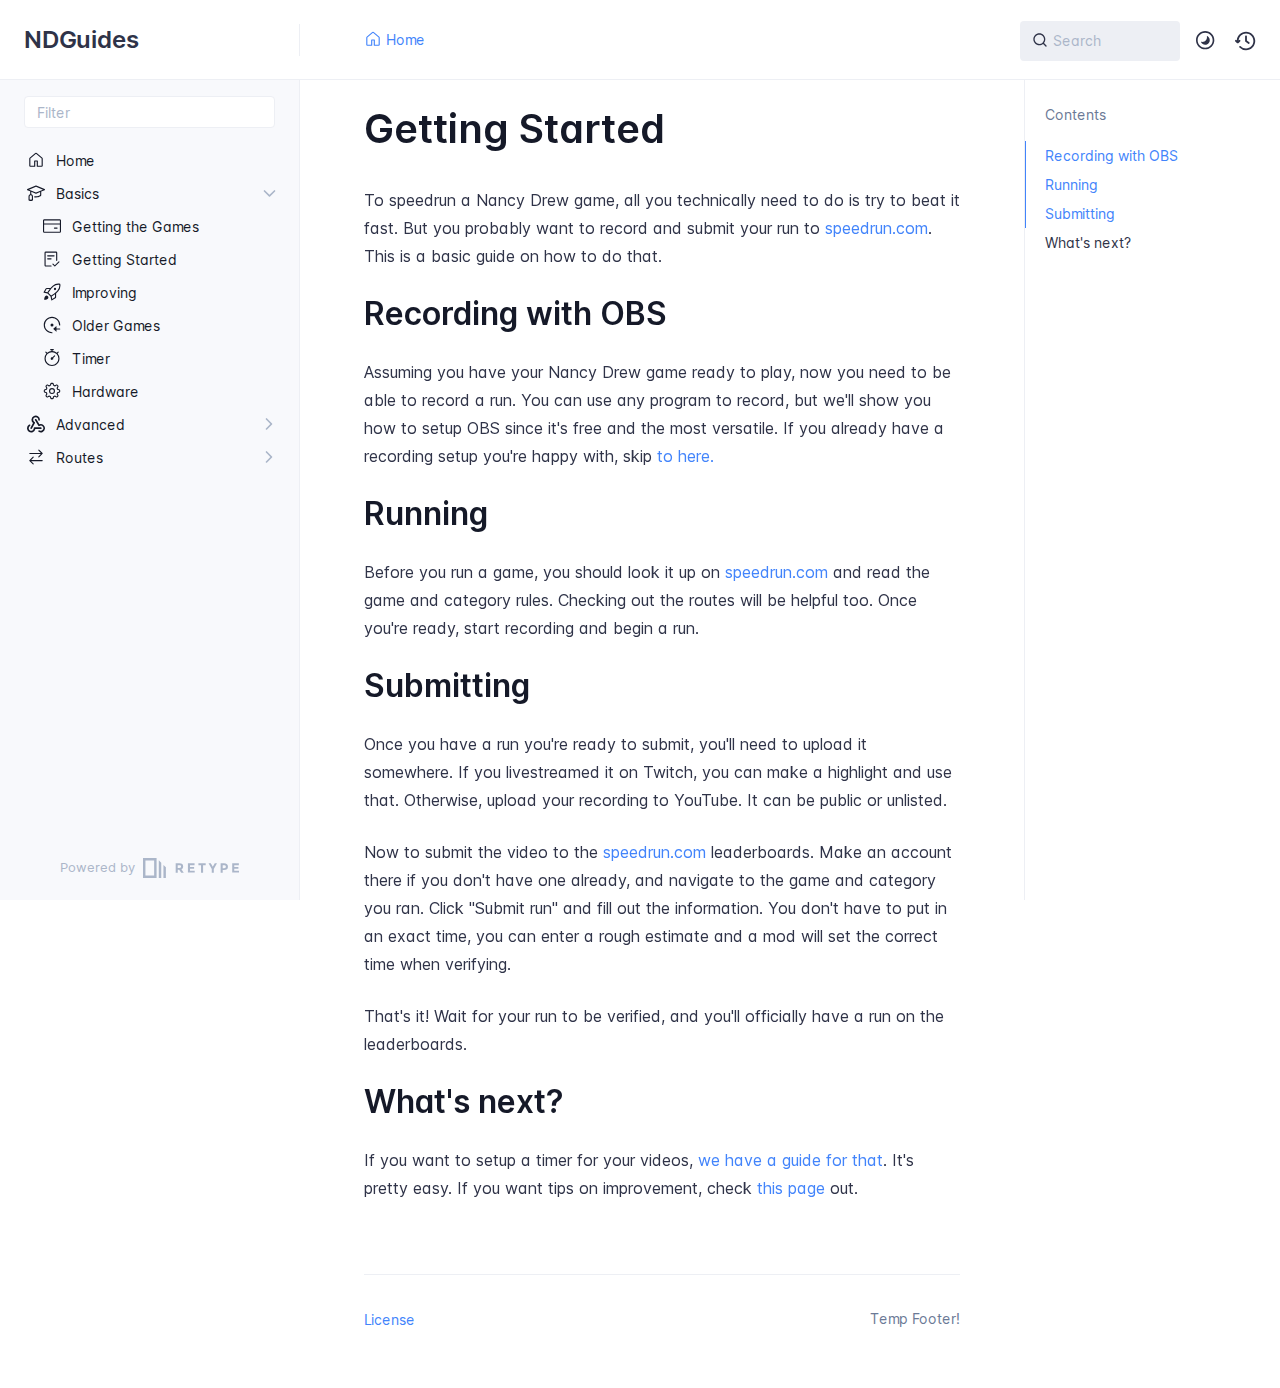
<file: basics/getting-started/index.html>
<!DOCTYPE html>
<html lang="en" class="h-full">
<head>
    <meta charset="UTF-8">
    <meta name="viewport" content="width=device-width,initial-scale=1">
    <meta name="turbo-root" content="/ndguides">
    <meta name="turbo-cache-control" content="no-cache" data-turbo-track="reload" data-track-token="3.6.0.795033673877">

    <!-- See retype.com -->
    <meta name="generator" content="Retype 3.6.0">

    <!-- Primary Meta Tags -->
    <title>Getting Started</title>
    <meta name="title" content="Getting Started">
    <meta name="description" content="To speedrun a Nancy Drew game, all you technically need to do is try to beat it fast. But you probably want to record and submit your run to ">

    <!-- Canonical -->
    <link rel="canonical" href="https://toasterberry.github.io/ndguides/basics/getting-started/">

    <!-- Open Graph / Facebook -->
    <meta property="og:type" content="website">
    <meta property="og:url" content="https://toasterberry.github.io/ndguides/basics/getting-started/">
    <meta property="og:title" content="Getting Started">
    <meta property="og:description" content="To speedrun a Nancy Drew game, all you technically need to do is try to beat it fast. But you probably want to record and submit your run to ">

    <!-- Twitter -->
    <meta property="twitter:card" content="summary_large_image">
    <meta property="twitter:url" content="https://toasterberry.github.io/ndguides/basics/getting-started/">
    <meta property="twitter:title" content="Getting Started">
    <meta property="twitter:description" content="To speedrun a Nancy Drew game, all you technically need to do is try to beat it fast. But you probably want to record and submit your run to ">

    <script data-cfasync="false">(function () { var el = document.documentElement, m = localStorage.getItem("doc_theme"), wm = window.matchMedia; if (m === "dark" || (!m && wm && wm("(prefers-color-scheme: dark)").matches)) { el.classList.add("dark") } else { el.classList.remove("dark") } })();</script>

    <link href="../../resources/css/retype.css?v=3.6.0.795033673877" rel="stylesheet">

    <script data-cfasync="false" src="../../resources/js/config.js?v=3.6.0.795033673877" data-turbo-eval="false" defer></script>
    <script data-cfasync="false" src="../../resources/js/retype.js?v=3.6.0" data-turbo-eval="false" defer></script>
    <script id="lunr-js" data-cfasync="false" src="../../resources/js/lunr.js?v=3.6.0.795033673877" data-turbo-eval="false" defer></script>
</head>
<body>
    <div id="docs-app" class="relative text-base antialiased text-gray-700 bg-white font-body dark:bg-dark-850 dark:text-dark-300">
        <div class="absolute bottom-0 left-0 bg-gray-100 dark:bg-dark-800" style="top: 5rem; right: 50%"></div>
    
        <header id="docs-site-header" class="sticky top-0 z-30 flex w-full h-16 bg-white border-b border-gray-200 md:h-20 dark:bg-dark-850 dark:border-dark-650">
            <div class="container relative flex items-center justify-between pr-6 grow md:justify-start">
                <!-- Mobile menu button skeleton -->
                <button v-cloak class="skeleton docs-mobile-menu-button flex items-center justify-center shrink-0 overflow-hidden dark:text-white focus:outline-none rounded-full w-10 h-10 ml-3.5 md:hidden"><svg xmlns="http://www.w3.org/2000/svg" class="mb-px shrink-0" width="24" height="24" viewBox="0 0 24 24" role="presentation" style="margin-bottom: 0px;"><g fill="currentColor"><path d="M2 4h20v2H2zM2 11h20v2H2zM2 18h20v2H2z"></path></g></svg></button>
                <div v-cloak id="docs-sidebar-toggle"></div>
        
                <!-- Logo -->
                <div class="flex items-center justify-between h-full py-2 md:w-75">
                    <div class="flex items-center px-2 md:px-6">
                        <a id="docs-site-logo" href="../../" class="flex items-center leading-snug text-2xl">
                            <span class="dark:text-white font-semibold line-clamp-1 md:line-clamp-2">NDGuides</span>
                        </a>
                    </div>
        
                    <span class="hidden h-8 border-r md:inline-block dark:border-dark-650"></span>
                </div>
        
                <div class="flex justify-between md:grow">
                    <!-- Top Nav -->
                    <nav class="hidden md:flex">
                        <ul class="flex flex-col mb-4 md:pl-16 md:mb-0 md:flex-row md:items-center">
                            <li class="mr-6">
                                <a class="py-2 md:mb-0 inline-flex items-center text-sm whitespace-nowrap transition-colors duration-200 ease-linear md:text-blue-500 dark:text-blue-400 hover:text-blue-800 dark:hover:text-blue-200" href="../../">
                                    <svg xmlns="http://www.w3.org/2000/svg" class="mb-px mr-1" width="18" height="18" viewBox="0 0 24 24" role="presentation">
                                        <g fill="currentColor">
                                            <path d="M11.03 2.59a1.501 1.501 0 0 1 1.94 0l7.5 6.363a1.5 1.5 0 0 1 .53 1.144V19.5a1.5 1.5 0 0 1-1.5 1.5h-5.75a.75.75 0 0 1-.75-.75V14h-2v6.25a.75.75 0 0 1-.75.75H4.5A1.5 1.5 0 0 1 3 19.5v-9.403c0-.44.194-.859.53-1.144ZM12 3.734l-7.5 6.363V19.5h5v-6.25a.75.75 0 0 1 .75-.75h3.5a.75.75 0 0 1 .75.75v6.25h5v-9.403Z"/>
                                        </g>
                                    </svg>
                                    <span>Home</span>
                                </a>
                            </li>
        
                        </ul>
                    </nav>
        
                    <!-- Header Right Skeleton -->
                    <div v-cloak class="flex justify-end grow skeleton">
        
                        <!-- Search input mock -->
                        <div class="relative hidden w-40 lg:block lg:max-w-sm lg:ml-auto">
                            <div class="absolute flex items-center justify-center h-full pl-3 dark:text-dark-300">
                                <svg xmlns="http://www.w3.org/2000/svg" class="icon-base" width="16" height="16" viewBox="0 0 24 24" aria-labelledby="icon" role="presentation" style="margin-bottom: 1px;"><g fill="currentColor" ><path d="M21.71 20.29l-3.68-3.68A8.963 8.963 0 0020 11c0-4.96-4.04-9-9-9s-9 4.04-9 9 4.04 9 9 9c2.12 0 4.07-.74 5.61-1.97l3.68 3.68c.2.19.45.29.71.29s.51-.1.71-.29c.39-.39.39-1.03 0-1.42zM4 11c0-3.86 3.14-7 7-7s7 3.14 7 7c0 1.92-.78 3.66-2.04 4.93-.01.01-.02.01-.02.01-.01.01-.01.01-.01.02A6.98 6.98 0 0111 18c-3.86 0-7-3.14-7-7z" ></path></g></svg>
                            </div>
                            <input class="w-full h-10 placeholder-gray-400 transition-colors duration-200 ease-in bg-gray-200 border border-transparent rounded md:text-sm hover:bg-white hover:border-gray-300 focus:outline-none focus:bg-white focus:border-gray-500 dark:bg-dark-600 dark:border-dark-600 dark:placeholder-dark-400" style="padding: 0.625rem 0.75rem 0.625rem 2rem" type="text" placeholder="Search">
                        </div>
        
                        <!-- Mobile search button -->
                        <div class="flex items-center justify-center w-10 h-10 lg:hidden">
                            <svg xmlns="http://www.w3.org/2000/svg" class="shrink-0 icon-base" width="20" height="20" viewBox="0 0 24 24" aria-labelledby="icon" role="presentation" style="margin-bottom: 0px;"><g fill="currentColor" ><path d="M21.71 20.29l-3.68-3.68A8.963 8.963 0 0020 11c0-4.96-4.04-9-9-9s-9 4.04-9 9 4.04 9 9 9c2.12 0 4.07-.74 5.61-1.97l3.68 3.68c.2.19.45.29.71.29s.51-.1.71-.29c.39-.39.39-1.03 0-1.42zM4 11c0-3.86 3.14-7 7-7s7 3.14 7 7c0 1.92-.78 3.66-2.04 4.93-.01.01-.02.01-.02.01-.01.01-.01.01-.01.02A6.98 6.98 0 0111 18c-3.86 0-7-3.14-7-7z" ></path></g></svg>
                        </div>
        
                        <!-- Dark mode switch placeholder -->
                        <div class="w-10 h-10 lg:ml-2"></div>
        
                        <!-- History button -->
                        <div class="flex items-center justify-center w-10 h-10" style="margin-right: -0.625rem;">
                            <svg xmlns="http://www.w3.org/2000/svg" class="shrink-0 icon-base" width="22" height="22" viewBox="0 0 24 24" aria-labelledby="icon" role="presentation" style="margin-bottom: 0px;"><g fill="currentColor" ><g ><path d="M12.01 6.01c-.55 0-1 .45-1 1V12a1 1 0 00.4.8l3 2.22a.985.985 0 001.39-.2.996.996 0 00-.21-1.4l-2.6-1.92V7.01c.02-.55-.43-1-.98-1z"></path><path d="M12.01 1.91c-5.33 0-9.69 4.16-10.05 9.4l-.29-.26a.997.997 0 10-1.34 1.48l1.97 1.79c.19.17.43.26.67.26s.48-.09.67-.26l1.97-1.79a.997.997 0 10-1.34-1.48l-.31.28c.34-4.14 3.82-7.41 8.05-7.41 4.46 0 8.08 3.63 8.08 8.09s-3.63 8.08-8.08 8.08c-2.18 0-4.22-.85-5.75-2.4a.996.996 0 10-1.42 1.4 10.02 10.02 0 007.17 2.99c5.56 0 10.08-4.52 10.08-10.08.01-5.56-4.52-10.09-10.08-10.09z"></path></g></g></svg>
                        </div>
                    </div>
        
                    <div v-cloak class="flex justify-end grow">
                        <div id="docs-mobile-search-button"></div>
                        <doc-search-desktop></doc-search-desktop>
        
                        <doc-theme-switch class="lg:ml-2"></doc-theme-switch>
                        <doc-history></doc-history>
                    </div>
                </div>
            </div>
        </header>
    
        <div class="container relative flex bg-white">
            <!-- Sidebar Skeleton -->
            <div v-cloak class="fixed flex flex-col shrink-0 duration-300 ease-in-out bg-gray-100 border-gray-200 sidebar top-20 w-75 border-r h-screen md:sticky transition-transform skeleton dark:bg-dark-800 dark:border-dark-650">
            
                <!-- Render this div, if config.showSidebarFilter is `true` -->
                <div class="flex items-center h-16 px-6">
                    <input class="w-full h-8 px-3 py-2 transition-colors duration-200 ease-linear bg-white border border-gray-200 rounded shadow-none text-sm focus:outline-none focus:border-gray-600 dark:bg-dark-600 dark:border-dark-600" type="text" placeholder="Filter">
                </div>
            
                <div class="pl-6 mt-1 mb-4">
                    <div class="w-32 h-3 mb-4 bg-gray-200 rounded-full loading dark:bg-dark-600"></div>
                    <div class="w-48 h-3 mb-4 bg-gray-200 rounded-full loading dark:bg-dark-600"></div>
                    <div class="w-40 h-3 mb-4 bg-gray-200 rounded-full loading dark:bg-dark-600"></div>
                    <div class="w-32 h-3 mb-4 bg-gray-200 rounded-full loading dark:bg-dark-600"></div>
                    <div class="w-48 h-3 mb-4 bg-gray-200 rounded-full loading dark:bg-dark-600"></div>
                    <div class="w-40 h-3 mb-4 bg-gray-200 rounded-full loading dark:bg-dark-600"></div>
                </div>
            
                <div class="shrink-0 mt-auto bg-transparent dark:border-dark-650">
                    <a class="flex items-center justify-center flex-nowrap h-16 text-gray-400 dark:text-dark-400 hover:text-gray-700 dark:hover:text-dark-300 transition-colors duration-150 ease-in docs-powered-by" target="_blank" href="https://retype.com/" rel="noopener">
                        <span class="text-xs whitespace-nowrap">Powered by</span>
                        <svg xmlns="http://www.w3.org/2000/svg" class="ml-2" fill="currentColor" width="96" height="20" overflow="visible"><path d="M0 0v20h13.59V0H0zm11.15 17.54H2.44V2.46h8.71v15.08zM15.8 20h2.44V4.67L15.8 2.22zM20.45 6.89V20h2.44V9.34z"/><g><path d="M40.16 8.44c0 1.49-.59 2.45-1.75 2.88l2.34 3.32h-2.53l-2.04-2.96h-1.43v2.96h-2.06V5.36h3.5c1.43 0 2.46.24 3.07.73s.9 1.27.9 2.35zm-2.48 1.1c.26-.23.38-.59.38-1.09 0-.5-.13-.84-.4-1.03s-.73-.28-1.39-.28h-1.54v2.75h1.5c.72 0 1.2-.12 1.45-.35zM51.56 5.36V7.2h-4.59v1.91h4.13v1.76h-4.13v1.92h4.74v1.83h-6.79V5.36h6.64zM60.09 7.15v7.48h-2.06V7.15h-2.61V5.36h7.28v1.79h-2.61zM70.81 14.64h-2.06v-3.66l-3.19-5.61h2.23l1.99 3.45 1.99-3.45H74l-3.19 5.61v3.66zM83.99 6.19c.65.55.97 1.4.97 2.55s-.33 1.98-1 2.51-1.68.8-3.04.8h-1.23v2.59h-2.06V5.36h3.26c1.42 0 2.45.28 3.1.83zm-1.51 3.65c.25-.28.37-.69.37-1.22s-.16-.92-.48-1.14c-.32-.23-.82-.34-1.5-.34H79.7v3.12h1.38c.68 0 1.15-.14 1.4-.42zM95.85 5.36V7.2h-4.59v1.91h4.13v1.76h-4.13v1.92H96v1.83h-6.79V5.36h6.64z"/></g></svg>
                    </a>
                </div>
            </div>
            
            <!-- Sidebar component -->
            <doc-sidebar v-cloak>
                <template #sidebar-footer>
                    <div class="shrink-0 mt-auto border-t md:bg-transparent md:border-none dark:border-dark-650">
            
                        <div class="py-3 px-6 md:hidden border-b dark:border-dark-650">
                            <nav>
                                <ul class="flex flex-wrap justify-center items-center">
                                    <li class="mr-6">
                                        <a class="block py-1 inline-flex items-center text-sm whitespace-nowrap transition-colors duration-200 ease-linear md:text-blue-500 dark:text-blue-400 hover:text-blue-800 dark:hover:text-blue-200" href="../../">
                                            <svg xmlns="http://www.w3.org/2000/svg" class="mb-px mr-1" width="18" height="18" viewBox="0 0 24 24" role="presentation">
                                                <g fill="currentColor">
                                                    <path d="M11.03 2.59a1.501 1.501 0 0 1 1.94 0l7.5 6.363a1.5 1.5 0 0 1 .53 1.144V19.5a1.5 1.5 0 0 1-1.5 1.5h-5.75a.75.75 0 0 1-.75-.75V14h-2v6.25a.75.75 0 0 1-.75.75H4.5A1.5 1.5 0 0 1 3 19.5v-9.403c0-.44.194-.859.53-1.144ZM12 3.734l-7.5 6.363V19.5h5v-6.25a.75.75 0 0 1 .75-.75h3.5a.75.75 0 0 1 .75.75v6.25h5v-9.403Z"/>
                                                </g>
                                            </svg>
                                            <span>Home</span>
                                        </a>
                                    </li>
            
                                </ul>
                            </nav>
                        </div>
            
                        <a class="flex items-center justify-center flex-nowrap h-16 text-gray-400 dark:text-dark-400 hover:text-gray-700 dark:hover:text-dark-300 transition-colors duration-150 ease-in docs-powered-by" target="_blank" href="https://retype.com/" rel="noopener">
                            <span class="text-xs whitespace-nowrap">Powered by</span>
                            <svg xmlns="http://www.w3.org/2000/svg" class="ml-2" fill="currentColor" width="96" height="20" overflow="visible"><path d="M0 0v20h13.59V0H0zm11.15 17.54H2.44V2.46h8.71v15.08zM15.8 20h2.44V4.67L15.8 2.22zM20.45 6.89V20h2.44V9.34z"/><g><path d="M40.16 8.44c0 1.49-.59 2.45-1.75 2.88l2.34 3.32h-2.53l-2.04-2.96h-1.43v2.96h-2.06V5.36h3.5c1.43 0 2.46.24 3.07.73s.9 1.27.9 2.35zm-2.48 1.1c.26-.23.38-.59.38-1.09 0-.5-.13-.84-.4-1.03s-.73-.28-1.39-.28h-1.54v2.75h1.5c.72 0 1.2-.12 1.45-.35zM51.56 5.36V7.2h-4.59v1.91h4.13v1.76h-4.13v1.92h4.74v1.83h-6.79V5.36h6.64zM60.09 7.15v7.48h-2.06V7.15h-2.61V5.36h7.28v1.79h-2.61zM70.81 14.64h-2.06v-3.66l-3.19-5.61h2.23l1.99 3.45 1.99-3.45H74l-3.19 5.61v3.66zM83.99 6.19c.65.55.97 1.4.97 2.55s-.33 1.98-1 2.51-1.68.8-3.04.8h-1.23v2.59h-2.06V5.36h3.26c1.42 0 2.45.28 3.1.83zm-1.51 3.65c.25-.28.37-.69.37-1.22s-.16-.92-.48-1.14c-.32-.23-.82-.34-1.5-.34H79.7v3.12h1.38c.68 0 1.15-.14 1.4-.42zM95.85 5.36V7.2h-4.59v1.91h4.13v1.76h-4.13v1.92H96v1.83h-6.79V5.36h6.64z"/></g></svg>
                        </a>
                    </div>
                </template>
            </doc-sidebar>
    
            <div class="grow min-w-0 dark:bg-dark-850">
                <!-- Render "toolbar" template here on api pages --><!-- Render page content -->
                <div class="flex">
                    <div class="min-w-0 p-4 grow md:px-16">
                        <main class="relative pb-12 lg:pt-2">
                            <div class="docs-markdown" id="docs-content">
                                <!-- Rendered if sidebar right is enabled -->
                                <div id="docs-sidebar-right-toggle"></div>
                                <!-- Page content  -->
<doc-anchor-target id="getting-started" class="break-words">
    <h1>
        <doc-anchor-trigger class="header-anchor-trigger" to="#getting-started">#</doc-anchor-trigger>
        <span>Getting Started</span>
    </h1>
</doc-anchor-target>
<p>To speedrun a Nancy Drew game, all you technically need to do is try to beat it fast. But you probably want to record and submit your run to <a href="https://www.speedrun.com/">speedrun.com</a>. This is a basic guide on how to do that.</p>
<doc-anchor-target id="recording-with-obs">
    <h2>
        <doc-anchor-trigger class="header-anchor-trigger" to="#recording-with-obs">#</doc-anchor-trigger>
        <span>Recording with OBS</span>
    </h2>
</doc-anchor-target>
<p>Assuming you have your Nancy Drew game ready to play, now you need to be able to record a run. You can use any program to record, but we&#x27;ll show you how to setup OBS since it&#x27;s free and the most versatile. If you already have a recording setup you&#x27;re happy with, skip <a href="/temp">to here.</a></p>
<doc-anchor-target id="running">
    <h2>
        <doc-anchor-trigger class="header-anchor-trigger" to="#running">#</doc-anchor-trigger>
        <span>Running</span>
    </h2>
</doc-anchor-target>
<p>Before you run a game, you should look it up on <a href="https://www.speedrun.com/">speedrun.com</a> and read the game and category rules. Checking out the routes will be helpful too. Once you&#x27;re ready, start recording and begin a run.</p>
<doc-anchor-target id="submitting" file="" management="">
    <h2>
        <doc-anchor-trigger class="header-anchor-trigger" to="#submitting">#</doc-anchor-trigger>
        <span>Submitting</span>
    </h2>
</doc-anchor-target>
<p>Once you have a run you&#x27;re ready to submit, you&#x27;ll need to upload it somewhere. If you livestreamed it on Twitch, you can make a highlight and use that. Otherwise, upload your recording to YouTube. It can be public or unlisted.</p>
<p>Now to submit the video to the <a href="https://www.speedrun.com/">speedrun.com</a> leaderboards. Make an account there if you don&#x27;t have one already, and navigate to the game and category you ran. Click &quot;Submit run&quot; and fill out the information. You don&#x27;t have to put in an exact time, you can enter a rough estimate and a mod will set the correct time when verifying.</p>
<p>That&#x27;s it! Wait for your run to be verified, and you&#x27;ll officially have a run on the leaderboards.</p>
<doc-anchor-target id="whats-next">
    <h2>
        <doc-anchor-trigger class="header-anchor-trigger" to="#whats-next">#</doc-anchor-trigger>
        <span>What&#x27;s next?</span>
    </h2>
</doc-anchor-target>
<p>If you want to setup a timer for your videos, <a href="../timer/">we have a guide for that</a>. It&#x27;s pretty easy. If you want tips on improvement, check <a href="../improving/">this page</a> out.</p>

                                
                                <!-- Required only on API pages -->
                                <doc-toolbar-member-filter-no-results></doc-toolbar-member-filter-no-results>
                            </div>
                            <footer class="clear-both">
                            
                            </footer>
                        </main>
                
                        <div class="border-t dark:border-dark-650 pt-6 mb-8">
                            <footer class="flex flex-wrap items-center justify-between">
                                <div>
                                    <ul class="flex flex-wrap items-center text-sm">
                                        <li>
                                            <a class="block mr-4 py-2 text-sm whitespace-nowrap transition-colors duration-200 ease-linear text-blue-500 dark:text-blue-400 hover:text-blue-800 dark:hover:text-blue-200 md:mb-0" href="license.md">License</a>
                                        </li>
                                    </ul>
                                </div>
                                <div class="docs-copyright py-2 text-gray-500 dark:text-dark-350 text-sm leading-relaxed"><p>Temp Footer!</p></div>
                            </footer>
                        </div>
                    </div>
                
                    <!-- Rendered if sidebar right is enabled -->
                    <!-- Sidebar right skeleton-->
                    <div v-cloak class="fixed top-0 bottom-0 right-0 translate-x-full bg-white border-gray-200 lg:sticky lg:border-l lg:shrink-0 lg:pt-6 lg:transform-none sm:w-1/2 lg:w-64 lg:z-0 md:w-104 sidebar-right skeleton dark:bg-dark-850 dark:border-dark-650">
                        <div class="pl-5">
                            <div class="w-32 h-3 mb-4 bg-gray-200 dark:bg-dark-600 rounded-full loading"></div>
                            <div class="w-48 h-3 mb-4 bg-gray-200 dark:bg-dark-600 rounded-full loading"></div>
                            <div class="w-40 h-3 mb-4 bg-gray-200 dark:bg-dark-600 rounded-full loading"></div>
                        </div>
                    </div>
                
                    <!-- User should be able to hide sidebar right -->
                    <doc-sidebar-right v-cloak></doc-sidebar-right>
                </div>

            </div>
        </div>
    
        <doc-search-mobile></doc-search-mobile>
        <doc-back-to-top></doc-back-to-top>
    </div>


    <div id="docs-overlay-target"></div>

    <script data-cfasync="false">window.__DOCS__ = { "title": "Getting Started", level: 2, icon: "file", hasPrism: false, hasMermaid: false, hasMath: false, tocDepth: 23 }</script>
</body>
</html>
</file>
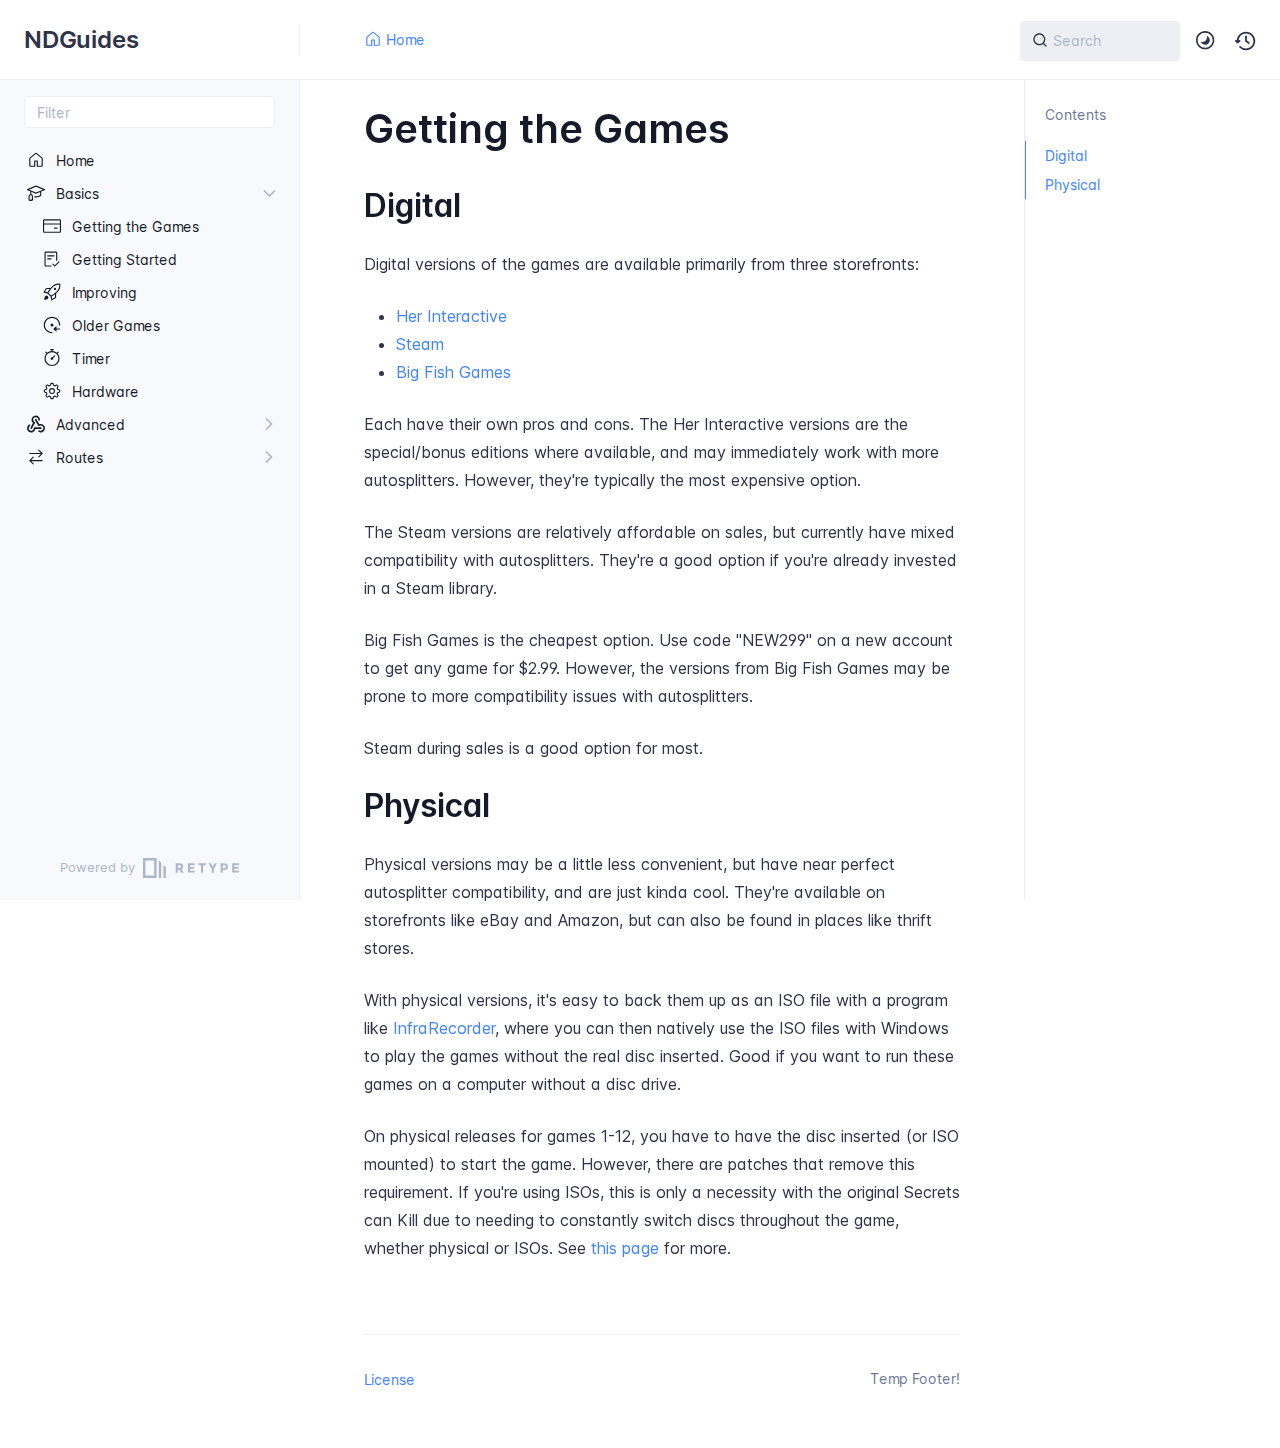
<file: basics/getting-the-games/index.html>
<!DOCTYPE html>
<html lang="en" class="h-full">
<head>
    <meta charset="UTF-8">
    <meta name="viewport" content="width=device-width,initial-scale=1">
    <meta name="turbo-root" content="/ndguides">
    <meta name="turbo-cache-control" content="no-cache" data-turbo-track="reload" data-track-token="3.6.0.795033673877">

    <!-- See retype.com -->
    <meta name="generator" content="Retype 3.6.0">

    <!-- Primary Meta Tags -->
    <title>Getting the Games</title>
    <meta name="title" content="Getting the Games">
    <meta name="description" content="Digital versions of the games are available primarily from three storefronts:">

    <!-- Canonical -->
    <link rel="canonical" href="https://toasterberry.github.io/ndguides/basics/getting-the-games/">

    <!-- Open Graph / Facebook -->
    <meta property="og:type" content="website">
    <meta property="og:url" content="https://toasterberry.github.io/ndguides/basics/getting-the-games/">
    <meta property="og:title" content="Getting the Games">
    <meta property="og:description" content="Digital versions of the games are available primarily from three storefronts:">

    <!-- Twitter -->
    <meta property="twitter:card" content="summary_large_image">
    <meta property="twitter:url" content="https://toasterberry.github.io/ndguides/basics/getting-the-games/">
    <meta property="twitter:title" content="Getting the Games">
    <meta property="twitter:description" content="Digital versions of the games are available primarily from three storefronts:">

    <script data-cfasync="false">(function () { var el = document.documentElement, m = localStorage.getItem("doc_theme"), wm = window.matchMedia; if (m === "dark" || (!m && wm && wm("(prefers-color-scheme: dark)").matches)) { el.classList.add("dark") } else { el.classList.remove("dark") } })();</script>

    <link href="../../resources/css/retype.css?v=3.6.0.795033673877" rel="stylesheet">

    <script data-cfasync="false" src="../../resources/js/config.js?v=3.6.0.795033673877" data-turbo-eval="false" defer></script>
    <script data-cfasync="false" src="../../resources/js/retype.js?v=3.6.0" data-turbo-eval="false" defer></script>
    <script id="lunr-js" data-cfasync="false" src="../../resources/js/lunr.js?v=3.6.0.795033673877" data-turbo-eval="false" defer></script>
</head>
<body>
    <div id="docs-app" class="relative text-base antialiased text-gray-700 bg-white font-body dark:bg-dark-850 dark:text-dark-300">
        <div class="absolute bottom-0 left-0 bg-gray-100 dark:bg-dark-800" style="top: 5rem; right: 50%"></div>
    
        <header id="docs-site-header" class="sticky top-0 z-30 flex w-full h-16 bg-white border-b border-gray-200 md:h-20 dark:bg-dark-850 dark:border-dark-650">
            <div class="container relative flex items-center justify-between pr-6 grow md:justify-start">
                <!-- Mobile menu button skeleton -->
                <button v-cloak class="skeleton docs-mobile-menu-button flex items-center justify-center shrink-0 overflow-hidden dark:text-white focus:outline-none rounded-full w-10 h-10 ml-3.5 md:hidden"><svg xmlns="http://www.w3.org/2000/svg" class="mb-px shrink-0" width="24" height="24" viewBox="0 0 24 24" role="presentation" style="margin-bottom: 0px;"><g fill="currentColor"><path d="M2 4h20v2H2zM2 11h20v2H2zM2 18h20v2H2z"></path></g></svg></button>
                <div v-cloak id="docs-sidebar-toggle"></div>
        
                <!-- Logo -->
                <div class="flex items-center justify-between h-full py-2 md:w-75">
                    <div class="flex items-center px-2 md:px-6">
                        <a id="docs-site-logo" href="../../" class="flex items-center leading-snug text-2xl">
                            <span class="dark:text-white font-semibold line-clamp-1 md:line-clamp-2">NDGuides</span>
                        </a>
                    </div>
        
                    <span class="hidden h-8 border-r md:inline-block dark:border-dark-650"></span>
                </div>
        
                <div class="flex justify-between md:grow">
                    <!-- Top Nav -->
                    <nav class="hidden md:flex">
                        <ul class="flex flex-col mb-4 md:pl-16 md:mb-0 md:flex-row md:items-center">
                            <li class="mr-6">
                                <a class="py-2 md:mb-0 inline-flex items-center text-sm whitespace-nowrap transition-colors duration-200 ease-linear md:text-blue-500 dark:text-blue-400 hover:text-blue-800 dark:hover:text-blue-200" href="../../">
                                    <svg xmlns="http://www.w3.org/2000/svg" class="mb-px mr-1" width="18" height="18" viewBox="0 0 24 24" role="presentation">
                                        <g fill="currentColor">
                                            <path d="M11.03 2.59a1.501 1.501 0 0 1 1.94 0l7.5 6.363a1.5 1.5 0 0 1 .53 1.144V19.5a1.5 1.5 0 0 1-1.5 1.5h-5.75a.75.75 0 0 1-.75-.75V14h-2v6.25a.75.75 0 0 1-.75.75H4.5A1.5 1.5 0 0 1 3 19.5v-9.403c0-.44.194-.859.53-1.144ZM12 3.734l-7.5 6.363V19.5h5v-6.25a.75.75 0 0 1 .75-.75h3.5a.75.75 0 0 1 .75.75v6.25h5v-9.403Z"/>
                                        </g>
                                    </svg>
                                    <span>Home</span>
                                </a>
                            </li>
        
                        </ul>
                    </nav>
        
                    <!-- Header Right Skeleton -->
                    <div v-cloak class="flex justify-end grow skeleton">
        
                        <!-- Search input mock -->
                        <div class="relative hidden w-40 lg:block lg:max-w-sm lg:ml-auto">
                            <div class="absolute flex items-center justify-center h-full pl-3 dark:text-dark-300">
                                <svg xmlns="http://www.w3.org/2000/svg" class="icon-base" width="16" height="16" viewBox="0 0 24 24" aria-labelledby="icon" role="presentation" style="margin-bottom: 1px;"><g fill="currentColor" ><path d="M21.71 20.29l-3.68-3.68A8.963 8.963 0 0020 11c0-4.96-4.04-9-9-9s-9 4.04-9 9 4.04 9 9 9c2.12 0 4.07-.74 5.61-1.97l3.68 3.68c.2.19.45.29.71.29s.51-.1.71-.29c.39-.39.39-1.03 0-1.42zM4 11c0-3.86 3.14-7 7-7s7 3.14 7 7c0 1.92-.78 3.66-2.04 4.93-.01.01-.02.01-.02.01-.01.01-.01.01-.01.02A6.98 6.98 0 0111 18c-3.86 0-7-3.14-7-7z" ></path></g></svg>
                            </div>
                            <input class="w-full h-10 placeholder-gray-400 transition-colors duration-200 ease-in bg-gray-200 border border-transparent rounded md:text-sm hover:bg-white hover:border-gray-300 focus:outline-none focus:bg-white focus:border-gray-500 dark:bg-dark-600 dark:border-dark-600 dark:placeholder-dark-400" style="padding: 0.625rem 0.75rem 0.625rem 2rem" type="text" placeholder="Search">
                        </div>
        
                        <!-- Mobile search button -->
                        <div class="flex items-center justify-center w-10 h-10 lg:hidden">
                            <svg xmlns="http://www.w3.org/2000/svg" class="shrink-0 icon-base" width="20" height="20" viewBox="0 0 24 24" aria-labelledby="icon" role="presentation" style="margin-bottom: 0px;"><g fill="currentColor" ><path d="M21.71 20.29l-3.68-3.68A8.963 8.963 0 0020 11c0-4.96-4.04-9-9-9s-9 4.04-9 9 4.04 9 9 9c2.12 0 4.07-.74 5.61-1.97l3.68 3.68c.2.19.45.29.71.29s.51-.1.71-.29c.39-.39.39-1.03 0-1.42zM4 11c0-3.86 3.14-7 7-7s7 3.14 7 7c0 1.92-.78 3.66-2.04 4.93-.01.01-.02.01-.02.01-.01.01-.01.01-.01.02A6.98 6.98 0 0111 18c-3.86 0-7-3.14-7-7z" ></path></g></svg>
                        </div>
        
                        <!-- Dark mode switch placeholder -->
                        <div class="w-10 h-10 lg:ml-2"></div>
        
                        <!-- History button -->
                        <div class="flex items-center justify-center w-10 h-10" style="margin-right: -0.625rem;">
                            <svg xmlns="http://www.w3.org/2000/svg" class="shrink-0 icon-base" width="22" height="22" viewBox="0 0 24 24" aria-labelledby="icon" role="presentation" style="margin-bottom: 0px;"><g fill="currentColor" ><g ><path d="M12.01 6.01c-.55 0-1 .45-1 1V12a1 1 0 00.4.8l3 2.22a.985.985 0 001.39-.2.996.996 0 00-.21-1.4l-2.6-1.92V7.01c.02-.55-.43-1-.98-1z"></path><path d="M12.01 1.91c-5.33 0-9.69 4.16-10.05 9.4l-.29-.26a.997.997 0 10-1.34 1.48l1.97 1.79c.19.17.43.26.67.26s.48-.09.67-.26l1.97-1.79a.997.997 0 10-1.34-1.48l-.31.28c.34-4.14 3.82-7.41 8.05-7.41 4.46 0 8.08 3.63 8.08 8.09s-3.63 8.08-8.08 8.08c-2.18 0-4.22-.85-5.75-2.4a.996.996 0 10-1.42 1.4 10.02 10.02 0 007.17 2.99c5.56 0 10.08-4.52 10.08-10.08.01-5.56-4.52-10.09-10.08-10.09z"></path></g></g></svg>
                        </div>
                    </div>
        
                    <div v-cloak class="flex justify-end grow">
                        <div id="docs-mobile-search-button"></div>
                        <doc-search-desktop></doc-search-desktop>
        
                        <doc-theme-switch class="lg:ml-2"></doc-theme-switch>
                        <doc-history></doc-history>
                    </div>
                </div>
            </div>
        </header>
    
        <div class="container relative flex bg-white">
            <!-- Sidebar Skeleton -->
            <div v-cloak class="fixed flex flex-col shrink-0 duration-300 ease-in-out bg-gray-100 border-gray-200 sidebar top-20 w-75 border-r h-screen md:sticky transition-transform skeleton dark:bg-dark-800 dark:border-dark-650">
            
                <!-- Render this div, if config.showSidebarFilter is `true` -->
                <div class="flex items-center h-16 px-6">
                    <input class="w-full h-8 px-3 py-2 transition-colors duration-200 ease-linear bg-white border border-gray-200 rounded shadow-none text-sm focus:outline-none focus:border-gray-600 dark:bg-dark-600 dark:border-dark-600" type="text" placeholder="Filter">
                </div>
            
                <div class="pl-6 mt-1 mb-4">
                    <div class="w-32 h-3 mb-4 bg-gray-200 rounded-full loading dark:bg-dark-600"></div>
                    <div class="w-48 h-3 mb-4 bg-gray-200 rounded-full loading dark:bg-dark-600"></div>
                    <div class="w-40 h-3 mb-4 bg-gray-200 rounded-full loading dark:bg-dark-600"></div>
                    <div class="w-32 h-3 mb-4 bg-gray-200 rounded-full loading dark:bg-dark-600"></div>
                    <div class="w-48 h-3 mb-4 bg-gray-200 rounded-full loading dark:bg-dark-600"></div>
                    <div class="w-40 h-3 mb-4 bg-gray-200 rounded-full loading dark:bg-dark-600"></div>
                </div>
            
                <div class="shrink-0 mt-auto bg-transparent dark:border-dark-650">
                    <a class="flex items-center justify-center flex-nowrap h-16 text-gray-400 dark:text-dark-400 hover:text-gray-700 dark:hover:text-dark-300 transition-colors duration-150 ease-in docs-powered-by" target="_blank" href="https://retype.com/" rel="noopener">
                        <span class="text-xs whitespace-nowrap">Powered by</span>
                        <svg xmlns="http://www.w3.org/2000/svg" class="ml-2" fill="currentColor" width="96" height="20" overflow="visible"><path d="M0 0v20h13.59V0H0zm11.15 17.54H2.44V2.46h8.71v15.08zM15.8 20h2.44V4.67L15.8 2.22zM20.45 6.89V20h2.44V9.34z"/><g><path d="M40.16 8.44c0 1.49-.59 2.45-1.75 2.88l2.34 3.32h-2.53l-2.04-2.96h-1.43v2.96h-2.06V5.36h3.5c1.43 0 2.46.24 3.07.73s.9 1.27.9 2.35zm-2.48 1.1c.26-.23.38-.59.38-1.09 0-.5-.13-.84-.4-1.03s-.73-.28-1.39-.28h-1.54v2.75h1.5c.72 0 1.2-.12 1.45-.35zM51.56 5.36V7.2h-4.59v1.91h4.13v1.76h-4.13v1.92h4.74v1.83h-6.79V5.36h6.64zM60.09 7.15v7.48h-2.06V7.15h-2.61V5.36h7.28v1.79h-2.61zM70.81 14.64h-2.06v-3.66l-3.19-5.61h2.23l1.99 3.45 1.99-3.45H74l-3.19 5.61v3.66zM83.99 6.19c.65.55.97 1.4.97 2.55s-.33 1.98-1 2.51-1.68.8-3.04.8h-1.23v2.59h-2.06V5.36h3.26c1.42 0 2.45.28 3.1.83zm-1.51 3.65c.25-.28.37-.69.37-1.22s-.16-.92-.48-1.14c-.32-.23-.82-.34-1.5-.34H79.7v3.12h1.38c.68 0 1.15-.14 1.4-.42zM95.85 5.36V7.2h-4.59v1.91h4.13v1.76h-4.13v1.92H96v1.83h-6.79V5.36h6.64z"/></g></svg>
                    </a>
                </div>
            </div>
            
            <!-- Sidebar component -->
            <doc-sidebar v-cloak>
                <template #sidebar-footer>
                    <div class="shrink-0 mt-auto border-t md:bg-transparent md:border-none dark:border-dark-650">
            
                        <div class="py-3 px-6 md:hidden border-b dark:border-dark-650">
                            <nav>
                                <ul class="flex flex-wrap justify-center items-center">
                                    <li class="mr-6">
                                        <a class="block py-1 inline-flex items-center text-sm whitespace-nowrap transition-colors duration-200 ease-linear md:text-blue-500 dark:text-blue-400 hover:text-blue-800 dark:hover:text-blue-200" href="../../">
                                            <svg xmlns="http://www.w3.org/2000/svg" class="mb-px mr-1" width="18" height="18" viewBox="0 0 24 24" role="presentation">
                                                <g fill="currentColor">
                                                    <path d="M11.03 2.59a1.501 1.501 0 0 1 1.94 0l7.5 6.363a1.5 1.5 0 0 1 .53 1.144V19.5a1.5 1.5 0 0 1-1.5 1.5h-5.75a.75.75 0 0 1-.75-.75V14h-2v6.25a.75.75 0 0 1-.75.75H4.5A1.5 1.5 0 0 1 3 19.5v-9.403c0-.44.194-.859.53-1.144ZM12 3.734l-7.5 6.363V19.5h5v-6.25a.75.75 0 0 1 .75-.75h3.5a.75.75 0 0 1 .75.75v6.25h5v-9.403Z"/>
                                                </g>
                                            </svg>
                                            <span>Home</span>
                                        </a>
                                    </li>
            
                                </ul>
                            </nav>
                        </div>
            
                        <a class="flex items-center justify-center flex-nowrap h-16 text-gray-400 dark:text-dark-400 hover:text-gray-700 dark:hover:text-dark-300 transition-colors duration-150 ease-in docs-powered-by" target="_blank" href="https://retype.com/" rel="noopener">
                            <span class="text-xs whitespace-nowrap">Powered by</span>
                            <svg xmlns="http://www.w3.org/2000/svg" class="ml-2" fill="currentColor" width="96" height="20" overflow="visible"><path d="M0 0v20h13.59V0H0zm11.15 17.54H2.44V2.46h8.71v15.08zM15.8 20h2.44V4.67L15.8 2.22zM20.45 6.89V20h2.44V9.34z"/><g><path d="M40.16 8.44c0 1.49-.59 2.45-1.75 2.88l2.34 3.32h-2.53l-2.04-2.96h-1.43v2.96h-2.06V5.36h3.5c1.43 0 2.46.24 3.07.73s.9 1.27.9 2.35zm-2.48 1.1c.26-.23.38-.59.38-1.09 0-.5-.13-.84-.4-1.03s-.73-.28-1.39-.28h-1.54v2.75h1.5c.72 0 1.2-.12 1.45-.35zM51.56 5.36V7.2h-4.59v1.91h4.13v1.76h-4.13v1.92h4.74v1.83h-6.79V5.36h6.64zM60.09 7.15v7.48h-2.06V7.15h-2.61V5.36h7.28v1.79h-2.61zM70.81 14.64h-2.06v-3.66l-3.19-5.61h2.23l1.99 3.45 1.99-3.45H74l-3.19 5.61v3.66zM83.99 6.19c.65.55.97 1.4.97 2.55s-.33 1.98-1 2.51-1.68.8-3.04.8h-1.23v2.59h-2.06V5.36h3.26c1.42 0 2.45.28 3.1.83zm-1.51 3.65c.25-.28.37-.69.37-1.22s-.16-.92-.48-1.14c-.32-.23-.82-.34-1.5-.34H79.7v3.12h1.38c.68 0 1.15-.14 1.4-.42zM95.85 5.36V7.2h-4.59v1.91h4.13v1.76h-4.13v1.92H96v1.83h-6.79V5.36h6.64z"/></g></svg>
                        </a>
                    </div>
                </template>
            </doc-sidebar>
    
            <div class="grow min-w-0 dark:bg-dark-850">
                <!-- Render "toolbar" template here on api pages --><!-- Render page content -->
                <div class="flex">
                    <div class="min-w-0 p-4 grow md:px-16">
                        <main class="relative pb-12 lg:pt-2">
                            <div class="docs-markdown" id="docs-content">
                                <!-- Rendered if sidebar right is enabled -->
                                <div id="docs-sidebar-right-toggle"></div>
                                <!-- Page content  -->
<doc-anchor-target id="getting-the-games" class="break-words">
    <h1>
        <doc-anchor-trigger class="header-anchor-trigger" to="#getting-the-games">#</doc-anchor-trigger>
        <span>Getting the Games</span>
    </h1>
</doc-anchor-target>
<doc-anchor-target id="digital">
    <h2>
        <doc-anchor-trigger class="header-anchor-trigger" to="#digital">#</doc-anchor-trigger>
        <span>Digital</span>
    </h2>
</doc-anchor-target>
<p>Digital versions of the games are available primarily from three storefronts:</p>
<ul>
<li><a href="https://www.herinteractive.com/">Her Interactive</a></li>
<li><a href="https://store.steampowered.com/">Steam</a></li>
<li><a href="https://www.bigfishgames.com/">Big Fish Games</a></li>
</ul>
<p>Each have their own pros and cons. The Her Interactive versions are the special/bonus editions where available, and may immediately work with more autosplitters. However, they&#x27;re typically the most expensive option.</p>
<p>The Steam versions are relatively affordable on sales, but currently have mixed compatibility with autosplitters. They&#x27;re a good option if you&#x27;re already invested in a Steam library.</p>
<p>Big Fish Games is the cheapest option. Use code &quot;NEW299&quot; on a new account to get any game for $2.99. However, the versions from Big Fish Games may be prone to more compatibility issues with autosplitters.</p>
<p>Steam during sales is a good option for most.</p>
<doc-anchor-target id="physical">
    <h2>
        <doc-anchor-trigger class="header-anchor-trigger" to="#physical">#</doc-anchor-trigger>
        <span>Physical</span>
    </h2>
</doc-anchor-target>
<p>Physical versions may be a little less convenient, but have near perfect autosplitter compatibility, and are just kinda cool. They&#x27;re available on storefronts like eBay and Amazon, but can also be found in places like thrift stores.</p>
<p>With physical versions, it&#x27;s easy to back them up as an ISO file with a program like <a href="https://sourceforge.net/projects/infrarecorder/">InfraRecorder</a>, where you can then natively use the ISO files with Windows to play the games without the real disc inserted. Good if you want to run these games on a computer without a disc drive.</p>
<p>On physical releases for games 1-12, you have to have the disc inserted (or ISO mounted) to start the game. However, there are patches that remove this requirement. If you&#x27;re using ISOs, this is only a necessity with the original Secrets can Kill due to needing to constantly switch discs throughout the game, whether physical or ISOs. See <a href="../older-games/">this page</a> for more.</p>

                                
                                <!-- Required only on API pages -->
                                <doc-toolbar-member-filter-no-results></doc-toolbar-member-filter-no-results>
                            </div>
                            <footer class="clear-both">
                            
                            </footer>
                        </main>
                
                        <div class="border-t dark:border-dark-650 pt-6 mb-8">
                            <footer class="flex flex-wrap items-center justify-between">
                                <div>
                                    <ul class="flex flex-wrap items-center text-sm">
                                        <li>
                                            <a class="block mr-4 py-2 text-sm whitespace-nowrap transition-colors duration-200 ease-linear text-blue-500 dark:text-blue-400 hover:text-blue-800 dark:hover:text-blue-200 md:mb-0" href="license.md">License</a>
                                        </li>
                                    </ul>
                                </div>
                                <div class="docs-copyright py-2 text-gray-500 dark:text-dark-350 text-sm leading-relaxed"><p>Temp Footer!</p></div>
                            </footer>
                        </div>
                    </div>
                
                    <!-- Rendered if sidebar right is enabled -->
                    <!-- Sidebar right skeleton-->
                    <div v-cloak class="fixed top-0 bottom-0 right-0 translate-x-full bg-white border-gray-200 lg:sticky lg:border-l lg:shrink-0 lg:pt-6 lg:transform-none sm:w-1/2 lg:w-64 lg:z-0 md:w-104 sidebar-right skeleton dark:bg-dark-850 dark:border-dark-650">
                        <div class="pl-5">
                            <div class="w-32 h-3 mb-4 bg-gray-200 dark:bg-dark-600 rounded-full loading"></div>
                            <div class="w-48 h-3 mb-4 bg-gray-200 dark:bg-dark-600 rounded-full loading"></div>
                            <div class="w-40 h-3 mb-4 bg-gray-200 dark:bg-dark-600 rounded-full loading"></div>
                        </div>
                    </div>
                
                    <!-- User should be able to hide sidebar right -->
                    <doc-sidebar-right v-cloak></doc-sidebar-right>
                </div>

            </div>
        </div>
    
        <doc-search-mobile></doc-search-mobile>
        <doc-back-to-top></doc-back-to-top>
    </div>


    <div id="docs-overlay-target"></div>

    <script data-cfasync="false">window.__DOCS__ = { "title": "Getting the Games", level: 2, icon: "file", hasPrism: false, hasMermaid: false, hasMath: false, tocDepth: 23 }</script>
</body>
</html>
</file>
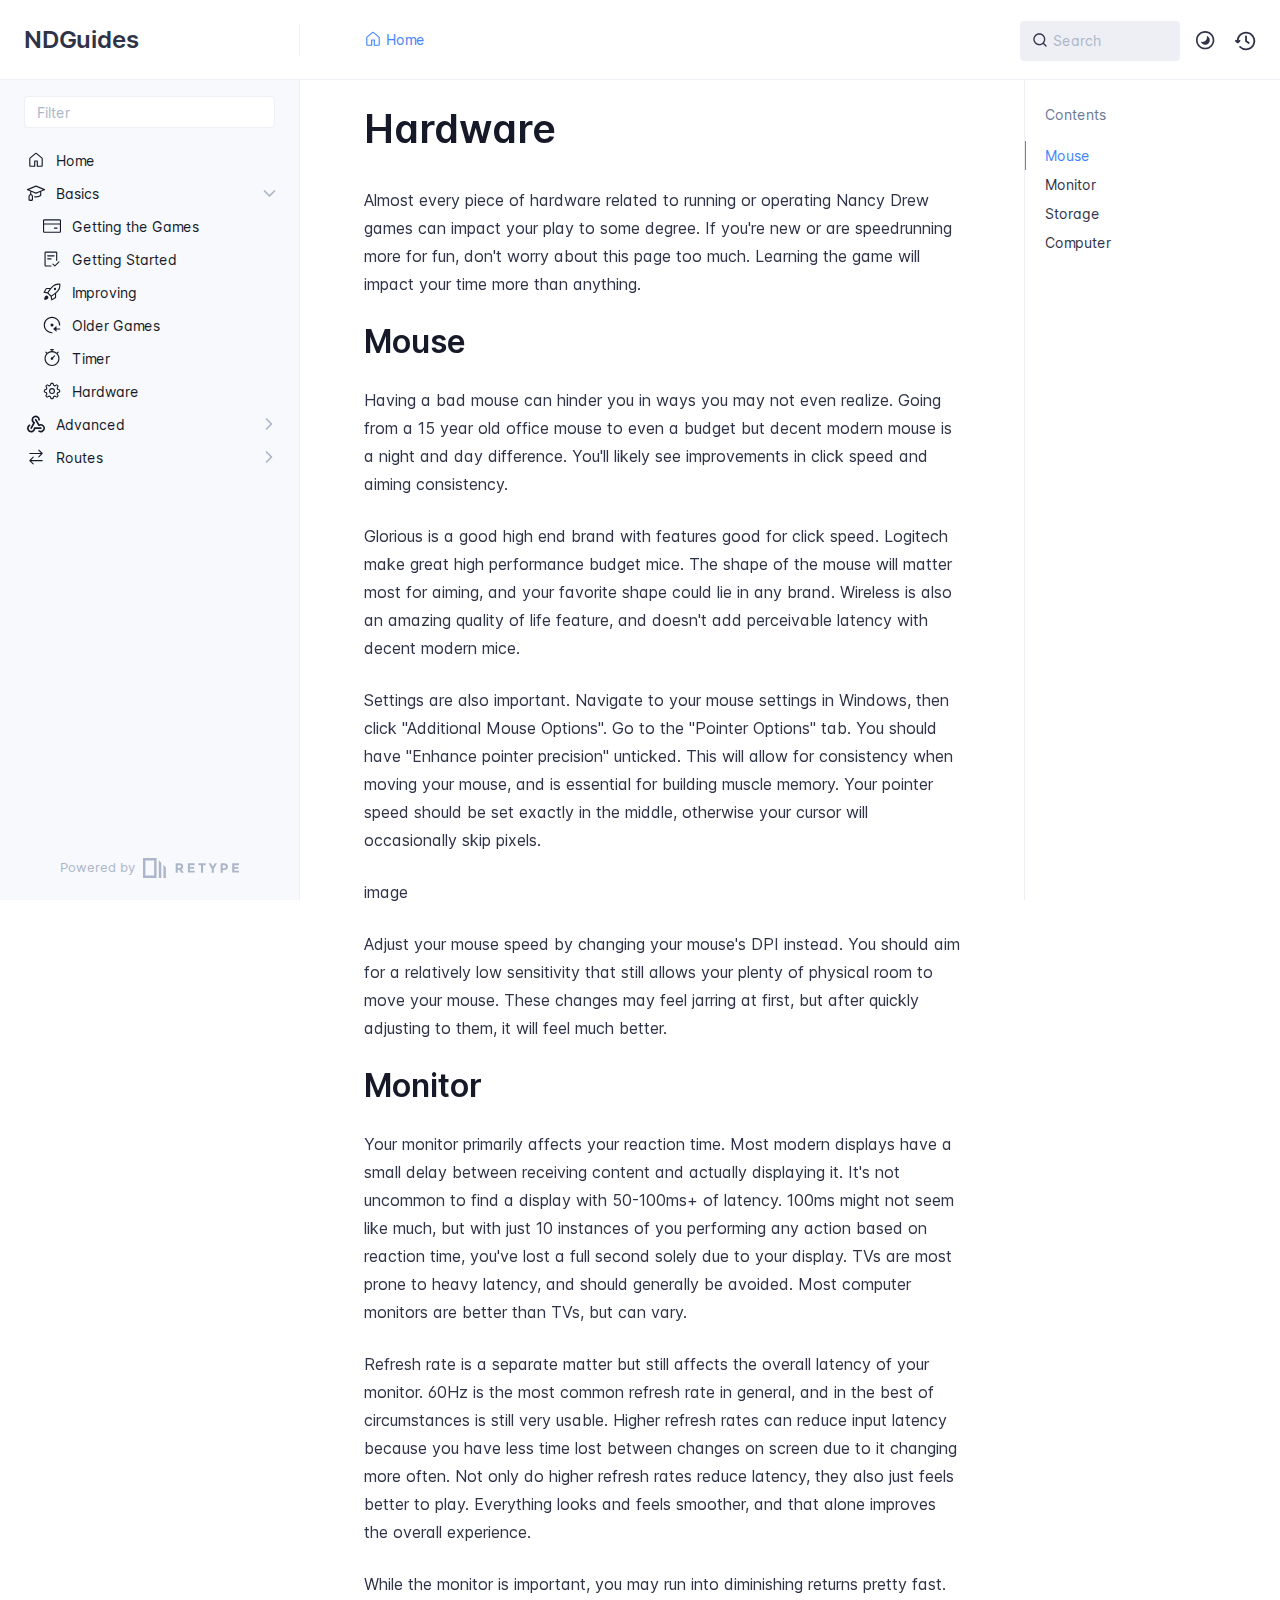
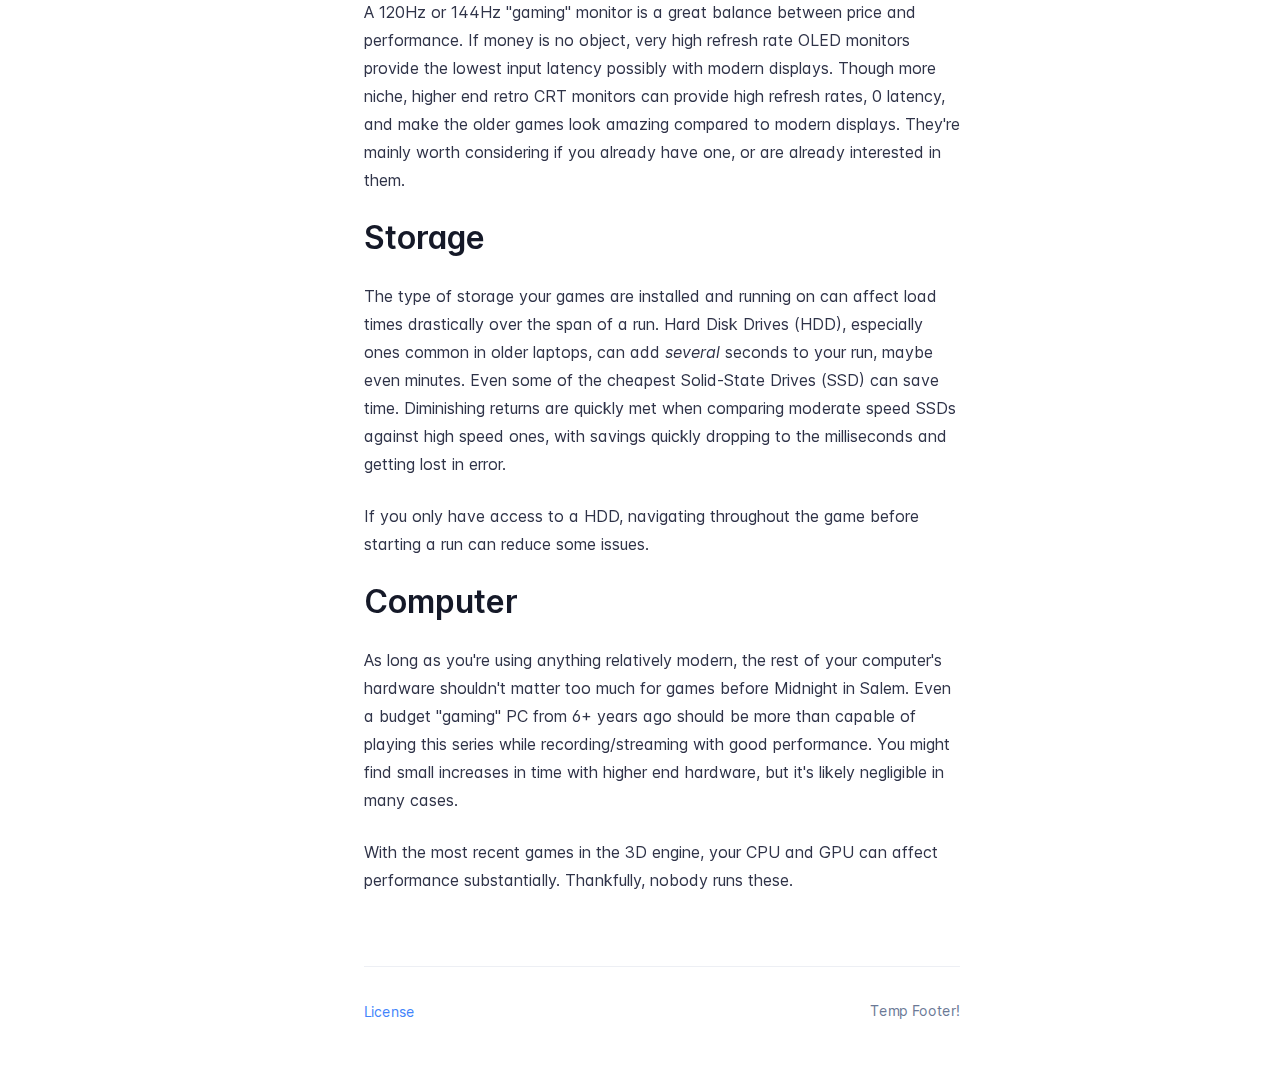
<file: basics/hardware/index.html>
<!DOCTYPE html>
<html lang="en" class="h-full">
<head>
    <meta charset="UTF-8">
    <meta name="viewport" content="width=device-width,initial-scale=1">
    <meta name="turbo-root" content="/ndguides">
    <meta name="turbo-cache-control" content="no-cache" data-turbo-track="reload" data-track-token="3.6.0.795033673877">

    <!-- See retype.com -->
    <meta name="generator" content="Retype 3.6.0">

    <!-- Primary Meta Tags -->
    <title>Hardware</title>
    <meta name="title" content="Hardware">
    <meta name="description" content="Almost every piece of hardware related to running or operating Nancy Drew games can impact your play to some degree.">

    <!-- Canonical -->
    <link rel="canonical" href="https://toasterberry.github.io/ndguides/basics/hardware/">

    <!-- Open Graph / Facebook -->
    <meta property="og:type" content="website">
    <meta property="og:url" content="https://toasterberry.github.io/ndguides/basics/hardware/">
    <meta property="og:title" content="Hardware">
    <meta property="og:description" content="Almost every piece of hardware related to running or operating Nancy Drew games can impact your play to some degree.">

    <!-- Twitter -->
    <meta property="twitter:card" content="summary_large_image">
    <meta property="twitter:url" content="https://toasterberry.github.io/ndguides/basics/hardware/">
    <meta property="twitter:title" content="Hardware">
    <meta property="twitter:description" content="Almost every piece of hardware related to running or operating Nancy Drew games can impact your play to some degree.">

    <script data-cfasync="false">(function () { var el = document.documentElement, m = localStorage.getItem("doc_theme"), wm = window.matchMedia; if (m === "dark" || (!m && wm && wm("(prefers-color-scheme: dark)").matches)) { el.classList.add("dark") } else { el.classList.remove("dark") } })();</script>

    <link href="../../resources/css/retype.css?v=3.6.0.795033673877" rel="stylesheet">

    <script data-cfasync="false" src="../../resources/js/config.js?v=3.6.0.795033673877" data-turbo-eval="false" defer></script>
    <script data-cfasync="false" src="../../resources/js/retype.js?v=3.6.0" data-turbo-eval="false" defer></script>
    <script id="lunr-js" data-cfasync="false" src="../../resources/js/lunr.js?v=3.6.0.795033673877" data-turbo-eval="false" defer></script>
</head>
<body>
    <div id="docs-app" class="relative text-base antialiased text-gray-700 bg-white font-body dark:bg-dark-850 dark:text-dark-300">
        <div class="absolute bottom-0 left-0 bg-gray-100 dark:bg-dark-800" style="top: 5rem; right: 50%"></div>
    
        <header id="docs-site-header" class="sticky top-0 z-30 flex w-full h-16 bg-white border-b border-gray-200 md:h-20 dark:bg-dark-850 dark:border-dark-650">
            <div class="container relative flex items-center justify-between pr-6 grow md:justify-start">
                <!-- Mobile menu button skeleton -->
                <button v-cloak class="skeleton docs-mobile-menu-button flex items-center justify-center shrink-0 overflow-hidden dark:text-white focus:outline-none rounded-full w-10 h-10 ml-3.5 md:hidden"><svg xmlns="http://www.w3.org/2000/svg" class="mb-px shrink-0" width="24" height="24" viewBox="0 0 24 24" role="presentation" style="margin-bottom: 0px;"><g fill="currentColor"><path d="M2 4h20v2H2zM2 11h20v2H2zM2 18h20v2H2z"></path></g></svg></button>
                <div v-cloak id="docs-sidebar-toggle"></div>
        
                <!-- Logo -->
                <div class="flex items-center justify-between h-full py-2 md:w-75">
                    <div class="flex items-center px-2 md:px-6">
                        <a id="docs-site-logo" href="../../" class="flex items-center leading-snug text-2xl">
                            <span class="dark:text-white font-semibold line-clamp-1 md:line-clamp-2">NDGuides</span>
                        </a>
                    </div>
        
                    <span class="hidden h-8 border-r md:inline-block dark:border-dark-650"></span>
                </div>
        
                <div class="flex justify-between md:grow">
                    <!-- Top Nav -->
                    <nav class="hidden md:flex">
                        <ul class="flex flex-col mb-4 md:pl-16 md:mb-0 md:flex-row md:items-center">
                            <li class="mr-6">
                                <a class="py-2 md:mb-0 inline-flex items-center text-sm whitespace-nowrap transition-colors duration-200 ease-linear md:text-blue-500 dark:text-blue-400 hover:text-blue-800 dark:hover:text-blue-200" href="../../">
                                    <svg xmlns="http://www.w3.org/2000/svg" class="mb-px mr-1" width="18" height="18" viewBox="0 0 24 24" role="presentation">
                                        <g fill="currentColor">
                                            <path d="M11.03 2.59a1.501 1.501 0 0 1 1.94 0l7.5 6.363a1.5 1.5 0 0 1 .53 1.144V19.5a1.5 1.5 0 0 1-1.5 1.5h-5.75a.75.75 0 0 1-.75-.75V14h-2v6.25a.75.75 0 0 1-.75.75H4.5A1.5 1.5 0 0 1 3 19.5v-9.403c0-.44.194-.859.53-1.144ZM12 3.734l-7.5 6.363V19.5h5v-6.25a.75.75 0 0 1 .75-.75h3.5a.75.75 0 0 1 .75.75v6.25h5v-9.403Z"/>
                                        </g>
                                    </svg>
                                    <span>Home</span>
                                </a>
                            </li>
        
                        </ul>
                    </nav>
        
                    <!-- Header Right Skeleton -->
                    <div v-cloak class="flex justify-end grow skeleton">
        
                        <!-- Search input mock -->
                        <div class="relative hidden w-40 lg:block lg:max-w-sm lg:ml-auto">
                            <div class="absolute flex items-center justify-center h-full pl-3 dark:text-dark-300">
                                <svg xmlns="http://www.w3.org/2000/svg" class="icon-base" width="16" height="16" viewBox="0 0 24 24" aria-labelledby="icon" role="presentation" style="margin-bottom: 1px;"><g fill="currentColor" ><path d="M21.71 20.29l-3.68-3.68A8.963 8.963 0 0020 11c0-4.96-4.04-9-9-9s-9 4.04-9 9 4.04 9 9 9c2.12 0 4.07-.74 5.61-1.97l3.68 3.68c.2.19.45.29.71.29s.51-.1.71-.29c.39-.39.39-1.03 0-1.42zM4 11c0-3.86 3.14-7 7-7s7 3.14 7 7c0 1.92-.78 3.66-2.04 4.93-.01.01-.02.01-.02.01-.01.01-.01.01-.01.02A6.98 6.98 0 0111 18c-3.86 0-7-3.14-7-7z" ></path></g></svg>
                            </div>
                            <input class="w-full h-10 placeholder-gray-400 transition-colors duration-200 ease-in bg-gray-200 border border-transparent rounded md:text-sm hover:bg-white hover:border-gray-300 focus:outline-none focus:bg-white focus:border-gray-500 dark:bg-dark-600 dark:border-dark-600 dark:placeholder-dark-400" style="padding: 0.625rem 0.75rem 0.625rem 2rem" type="text" placeholder="Search">
                        </div>
        
                        <!-- Mobile search button -->
                        <div class="flex items-center justify-center w-10 h-10 lg:hidden">
                            <svg xmlns="http://www.w3.org/2000/svg" class="shrink-0 icon-base" width="20" height="20" viewBox="0 0 24 24" aria-labelledby="icon" role="presentation" style="margin-bottom: 0px;"><g fill="currentColor" ><path d="M21.71 20.29l-3.68-3.68A8.963 8.963 0 0020 11c0-4.96-4.04-9-9-9s-9 4.04-9 9 4.04 9 9 9c2.12 0 4.07-.74 5.61-1.97l3.68 3.68c.2.19.45.29.71.29s.51-.1.71-.29c.39-.39.39-1.03 0-1.42zM4 11c0-3.86 3.14-7 7-7s7 3.14 7 7c0 1.92-.78 3.66-2.04 4.93-.01.01-.02.01-.02.01-.01.01-.01.01-.01.02A6.98 6.98 0 0111 18c-3.86 0-7-3.14-7-7z" ></path></g></svg>
                        </div>
        
                        <!-- Dark mode switch placeholder -->
                        <div class="w-10 h-10 lg:ml-2"></div>
        
                        <!-- History button -->
                        <div class="flex items-center justify-center w-10 h-10" style="margin-right: -0.625rem;">
                            <svg xmlns="http://www.w3.org/2000/svg" class="shrink-0 icon-base" width="22" height="22" viewBox="0 0 24 24" aria-labelledby="icon" role="presentation" style="margin-bottom: 0px;"><g fill="currentColor" ><g ><path d="M12.01 6.01c-.55 0-1 .45-1 1V12a1 1 0 00.4.8l3 2.22a.985.985 0 001.39-.2.996.996 0 00-.21-1.4l-2.6-1.92V7.01c.02-.55-.43-1-.98-1z"></path><path d="M12.01 1.91c-5.33 0-9.69 4.16-10.05 9.4l-.29-.26a.997.997 0 10-1.34 1.48l1.97 1.79c.19.17.43.26.67.26s.48-.09.67-.26l1.97-1.79a.997.997 0 10-1.34-1.48l-.31.28c.34-4.14 3.82-7.41 8.05-7.41 4.46 0 8.08 3.63 8.08 8.09s-3.63 8.08-8.08 8.08c-2.18 0-4.22-.85-5.75-2.4a.996.996 0 10-1.42 1.4 10.02 10.02 0 007.17 2.99c5.56 0 10.08-4.52 10.08-10.08.01-5.56-4.52-10.09-10.08-10.09z"></path></g></g></svg>
                        </div>
                    </div>
        
                    <div v-cloak class="flex justify-end grow">
                        <div id="docs-mobile-search-button"></div>
                        <doc-search-desktop></doc-search-desktop>
        
                        <doc-theme-switch class="lg:ml-2"></doc-theme-switch>
                        <doc-history></doc-history>
                    </div>
                </div>
            </div>
        </header>
    
        <div class="container relative flex bg-white">
            <!-- Sidebar Skeleton -->
            <div v-cloak class="fixed flex flex-col shrink-0 duration-300 ease-in-out bg-gray-100 border-gray-200 sidebar top-20 w-75 border-r h-screen md:sticky transition-transform skeleton dark:bg-dark-800 dark:border-dark-650">
            
                <!-- Render this div, if config.showSidebarFilter is `true` -->
                <div class="flex items-center h-16 px-6">
                    <input class="w-full h-8 px-3 py-2 transition-colors duration-200 ease-linear bg-white border border-gray-200 rounded shadow-none text-sm focus:outline-none focus:border-gray-600 dark:bg-dark-600 dark:border-dark-600" type="text" placeholder="Filter">
                </div>
            
                <div class="pl-6 mt-1 mb-4">
                    <div class="w-32 h-3 mb-4 bg-gray-200 rounded-full loading dark:bg-dark-600"></div>
                    <div class="w-48 h-3 mb-4 bg-gray-200 rounded-full loading dark:bg-dark-600"></div>
                    <div class="w-40 h-3 mb-4 bg-gray-200 rounded-full loading dark:bg-dark-600"></div>
                    <div class="w-32 h-3 mb-4 bg-gray-200 rounded-full loading dark:bg-dark-600"></div>
                    <div class="w-48 h-3 mb-4 bg-gray-200 rounded-full loading dark:bg-dark-600"></div>
                    <div class="w-40 h-3 mb-4 bg-gray-200 rounded-full loading dark:bg-dark-600"></div>
                </div>
            
                <div class="shrink-0 mt-auto bg-transparent dark:border-dark-650">
                    <a class="flex items-center justify-center flex-nowrap h-16 text-gray-400 dark:text-dark-400 hover:text-gray-700 dark:hover:text-dark-300 transition-colors duration-150 ease-in docs-powered-by" target="_blank" href="https://retype.com/" rel="noopener">
                        <span class="text-xs whitespace-nowrap">Powered by</span>
                        <svg xmlns="http://www.w3.org/2000/svg" class="ml-2" fill="currentColor" width="96" height="20" overflow="visible"><path d="M0 0v20h13.59V0H0zm11.15 17.54H2.44V2.46h8.71v15.08zM15.8 20h2.44V4.67L15.8 2.22zM20.45 6.89V20h2.44V9.34z"/><g><path d="M40.16 8.44c0 1.49-.59 2.45-1.75 2.88l2.34 3.32h-2.53l-2.04-2.96h-1.43v2.96h-2.06V5.36h3.5c1.43 0 2.46.24 3.07.73s.9 1.27.9 2.35zm-2.48 1.1c.26-.23.38-.59.38-1.09 0-.5-.13-.84-.4-1.03s-.73-.28-1.39-.28h-1.54v2.75h1.5c.72 0 1.2-.12 1.45-.35zM51.56 5.36V7.2h-4.59v1.91h4.13v1.76h-4.13v1.92h4.74v1.83h-6.79V5.36h6.64zM60.09 7.15v7.48h-2.06V7.15h-2.61V5.36h7.28v1.79h-2.61zM70.81 14.64h-2.06v-3.66l-3.19-5.61h2.23l1.99 3.45 1.99-3.45H74l-3.19 5.61v3.66zM83.99 6.19c.65.55.97 1.4.97 2.55s-.33 1.98-1 2.51-1.68.8-3.04.8h-1.23v2.59h-2.06V5.36h3.26c1.42 0 2.45.28 3.1.83zm-1.51 3.65c.25-.28.37-.69.37-1.22s-.16-.92-.48-1.14c-.32-.23-.82-.34-1.5-.34H79.7v3.12h1.38c.68 0 1.15-.14 1.4-.42zM95.85 5.36V7.2h-4.59v1.91h4.13v1.76h-4.13v1.92H96v1.83h-6.79V5.36h6.64z"/></g></svg>
                    </a>
                </div>
            </div>
            
            <!-- Sidebar component -->
            <doc-sidebar v-cloak>
                <template #sidebar-footer>
                    <div class="shrink-0 mt-auto border-t md:bg-transparent md:border-none dark:border-dark-650">
            
                        <div class="py-3 px-6 md:hidden border-b dark:border-dark-650">
                            <nav>
                                <ul class="flex flex-wrap justify-center items-center">
                                    <li class="mr-6">
                                        <a class="block py-1 inline-flex items-center text-sm whitespace-nowrap transition-colors duration-200 ease-linear md:text-blue-500 dark:text-blue-400 hover:text-blue-800 dark:hover:text-blue-200" href="../../">
                                            <svg xmlns="http://www.w3.org/2000/svg" class="mb-px mr-1" width="18" height="18" viewBox="0 0 24 24" role="presentation">
                                                <g fill="currentColor">
                                                    <path d="M11.03 2.59a1.501 1.501 0 0 1 1.94 0l7.5 6.363a1.5 1.5 0 0 1 .53 1.144V19.5a1.5 1.5 0 0 1-1.5 1.5h-5.75a.75.75 0 0 1-.75-.75V14h-2v6.25a.75.75 0 0 1-.75.75H4.5A1.5 1.5 0 0 1 3 19.5v-9.403c0-.44.194-.859.53-1.144ZM12 3.734l-7.5 6.363V19.5h5v-6.25a.75.75 0 0 1 .75-.75h3.5a.75.75 0 0 1 .75.75v6.25h5v-9.403Z"/>
                                                </g>
                                            </svg>
                                            <span>Home</span>
                                        </a>
                                    </li>
            
                                </ul>
                            </nav>
                        </div>
            
                        <a class="flex items-center justify-center flex-nowrap h-16 text-gray-400 dark:text-dark-400 hover:text-gray-700 dark:hover:text-dark-300 transition-colors duration-150 ease-in docs-powered-by" target="_blank" href="https://retype.com/" rel="noopener">
                            <span class="text-xs whitespace-nowrap">Powered by</span>
                            <svg xmlns="http://www.w3.org/2000/svg" class="ml-2" fill="currentColor" width="96" height="20" overflow="visible"><path d="M0 0v20h13.59V0H0zm11.15 17.54H2.44V2.46h8.71v15.08zM15.8 20h2.44V4.67L15.8 2.22zM20.45 6.89V20h2.44V9.34z"/><g><path d="M40.16 8.44c0 1.49-.59 2.45-1.75 2.88l2.34 3.32h-2.53l-2.04-2.96h-1.43v2.96h-2.06V5.36h3.5c1.43 0 2.46.24 3.07.73s.9 1.27.9 2.35zm-2.48 1.1c.26-.23.38-.59.38-1.09 0-.5-.13-.84-.4-1.03s-.73-.28-1.39-.28h-1.54v2.75h1.5c.72 0 1.2-.12 1.45-.35zM51.56 5.36V7.2h-4.59v1.91h4.13v1.76h-4.13v1.92h4.74v1.83h-6.79V5.36h6.64zM60.09 7.15v7.48h-2.06V7.15h-2.61V5.36h7.28v1.79h-2.61zM70.81 14.64h-2.06v-3.66l-3.19-5.61h2.23l1.99 3.45 1.99-3.45H74l-3.19 5.61v3.66zM83.99 6.19c.65.55.97 1.4.97 2.55s-.33 1.98-1 2.51-1.68.8-3.04.8h-1.23v2.59h-2.06V5.36h3.26c1.42 0 2.45.28 3.1.83zm-1.51 3.65c.25-.28.37-.69.37-1.22s-.16-.92-.48-1.14c-.32-.23-.82-.34-1.5-.34H79.7v3.12h1.38c.68 0 1.15-.14 1.4-.42zM95.85 5.36V7.2h-4.59v1.91h4.13v1.76h-4.13v1.92H96v1.83h-6.79V5.36h6.64z"/></g></svg>
                        </a>
                    </div>
                </template>
            </doc-sidebar>
    
            <div class="grow min-w-0 dark:bg-dark-850">
                <!-- Render "toolbar" template here on api pages --><!-- Render page content -->
                <div class="flex">
                    <div class="min-w-0 p-4 grow md:px-16">
                        <main class="relative pb-12 lg:pt-2">
                            <div class="docs-markdown" id="docs-content">
                                <!-- Rendered if sidebar right is enabled -->
                                <div id="docs-sidebar-right-toggle"></div>
                                <!-- Page content  -->
<doc-anchor-target id="hardware" class="break-words">
    <h1>
        <doc-anchor-trigger class="header-anchor-trigger" to="#hardware">#</doc-anchor-trigger>
        <span>Hardware</span>
    </h1>
</doc-anchor-target>
<p>Almost every piece of hardware related to running or operating Nancy Drew games can impact your play to some degree. If you&#x27;re new or are speedrunning more for fun, don&#x27;t worry about this page too much. Learning the game will impact your time more than anything.</p>
<doc-anchor-target id="mouse">
    <h2>
        <doc-anchor-trigger class="header-anchor-trigger" to="#mouse">#</doc-anchor-trigger>
        <span>Mouse</span>
    </h2>
</doc-anchor-target>
<p>Having a bad mouse can hinder you in ways you may not even realize. Going from a 15 year old office mouse to even a budget but decent modern mouse is a night and day difference. You&#x27;ll likely see improvements in click speed and aiming consistency.</p>
<p>Glorious is a good high end brand with features good for click speed. Logitech make great high performance budget mice. The shape of the mouse will matter most for aiming, and your favorite shape could lie in any brand. Wireless is also an amazing quality of life feature, and doesn&#x27;t add perceivable latency with decent modern mice.</p>
<p>Settings are also important. Navigate to your mouse settings in Windows, then click &quot;Additional Mouse Options&quot;. Go to the &quot;Pointer Options&quot; tab. You should have &quot;Enhance pointer precision&quot; unticked. This will allow for consistency when moving your mouse, and is essential for building muscle memory. Your pointer speed should be set exactly in the middle, otherwise your cursor will occasionally skip pixels.</p>
<p>image</p>
<p>Adjust your mouse speed by changing your mouse&#x27;s DPI instead. You should aim for a relatively low sensitivity that still allows your plenty of physical room to move your mouse. These changes may feel jarring at first, but after quickly adjusting to them, it will feel much better.</p>
<doc-anchor-target id="monitor">
    <h2>
        <doc-anchor-trigger class="header-anchor-trigger" to="#monitor">#</doc-anchor-trigger>
        <span>Monitor</span>
    </h2>
</doc-anchor-target>
<p>Your monitor primarily affects your reaction time. Most modern displays have a small delay between receiving content and actually displaying it. It&#x27;s not uncommon to find a display with 50-100ms+ of latency. 100ms might not seem like much, but with just 10 instances of you performing any action based on reaction time, you&#x27;ve lost a full second solely due to your display. TVs are most prone to heavy latency, and should generally be avoided. Most computer monitors are better than TVs, but can vary.</p>
<p>Refresh rate is a separate matter but still affects the overall latency of your monitor. 60Hz is the most common refresh rate in general, and in the best of circumstances is still very usable. Higher refresh rates can reduce input latency because you have less time lost between changes on screen due to it changing more often. Not only do higher refresh rates reduce latency, they also just feels better to play. Everything looks and feels smoother, and that alone improves the overall experience.</p>
<p>While the monitor is important, you may run into diminishing returns pretty fast. A 120Hz or 144Hz &quot;gaming&quot; monitor is a great balance between price and performance. If money is no object, very high refresh rate OLED monitors provide the lowest input latency possibly with modern displays. Though more niche, higher end retro CRT monitors can provide high refresh rates, 0 latency, and make the older games look amazing compared to modern displays. They&#x27;re mainly worth considering if you already have one, or are already interested in them.</p>
<doc-anchor-target id="storage">
    <h2>
        <doc-anchor-trigger class="header-anchor-trigger" to="#storage">#</doc-anchor-trigger>
        <span>Storage</span>
    </h2>
</doc-anchor-target>
<p>The type of storage your games are installed and running on can affect load times drastically over the span of a run. Hard Disk Drives (HDD), especially ones common in older laptops, can add <em>several</em> seconds to your run, maybe even minutes. Even some of the cheapest Solid-State Drives (SSD) can save time. Diminishing returns are quickly met when comparing moderate speed SSDs against high speed ones, with savings quickly dropping to the milliseconds and getting lost in error.</p>
<p>If you only have access to a HDD, navigating throughout the game before starting a run can reduce some issues.</p>
<doc-anchor-target id="computer">
    <h2>
        <doc-anchor-trigger class="header-anchor-trigger" to="#computer">#</doc-anchor-trigger>
        <span>Computer</span>
    </h2>
</doc-anchor-target>
<p>As long as you&#x27;re using anything relatively modern, the rest of your computer&#x27;s hardware shouldn&#x27;t matter too much for games before Midnight in Salem. Even a budget &quot;gaming&quot; PC from 6+ years ago should be more than capable of playing this series while recording/streaming with good performance. You might find small increases in time with higher end hardware, but it&#x27;s likely negligible in many cases.</p>
<p>With the most recent games in the 3D engine, your CPU and GPU can affect performance substantially. Thankfully, nobody runs these.</p>

                                
                                <!-- Required only on API pages -->
                                <doc-toolbar-member-filter-no-results></doc-toolbar-member-filter-no-results>
                            </div>
                            <footer class="clear-both">
                            
                            </footer>
                        </main>
                
                        <div class="border-t dark:border-dark-650 pt-6 mb-8">
                            <footer class="flex flex-wrap items-center justify-between">
                                <div>
                                    <ul class="flex flex-wrap items-center text-sm">
                                        <li>
                                            <a class="block mr-4 py-2 text-sm whitespace-nowrap transition-colors duration-200 ease-linear text-blue-500 dark:text-blue-400 hover:text-blue-800 dark:hover:text-blue-200 md:mb-0" href="license.md">License</a>
                                        </li>
                                    </ul>
                                </div>
                                <div class="docs-copyright py-2 text-gray-500 dark:text-dark-350 text-sm leading-relaxed"><p>Temp Footer!</p></div>
                            </footer>
                        </div>
                    </div>
                
                    <!-- Rendered if sidebar right is enabled -->
                    <!-- Sidebar right skeleton-->
                    <div v-cloak class="fixed top-0 bottom-0 right-0 translate-x-full bg-white border-gray-200 lg:sticky lg:border-l lg:shrink-0 lg:pt-6 lg:transform-none sm:w-1/2 lg:w-64 lg:z-0 md:w-104 sidebar-right skeleton dark:bg-dark-850 dark:border-dark-650">
                        <div class="pl-5">
                            <div class="w-32 h-3 mb-4 bg-gray-200 dark:bg-dark-600 rounded-full loading"></div>
                            <div class="w-48 h-3 mb-4 bg-gray-200 dark:bg-dark-600 rounded-full loading"></div>
                            <div class="w-40 h-3 mb-4 bg-gray-200 dark:bg-dark-600 rounded-full loading"></div>
                        </div>
                    </div>
                
                    <!-- User should be able to hide sidebar right -->
                    <doc-sidebar-right v-cloak></doc-sidebar-right>
                </div>

            </div>
        </div>
    
        <doc-search-mobile></doc-search-mobile>
        <doc-back-to-top></doc-back-to-top>
    </div>


    <div id="docs-overlay-target"></div>

    <script data-cfasync="false">window.__DOCS__ = { "title": "Hardware", level: 2, icon: "file", hasPrism: false, hasMermaid: false, hasMath: false, tocDepth: 23 }</script>
</body>
</html>
</file>
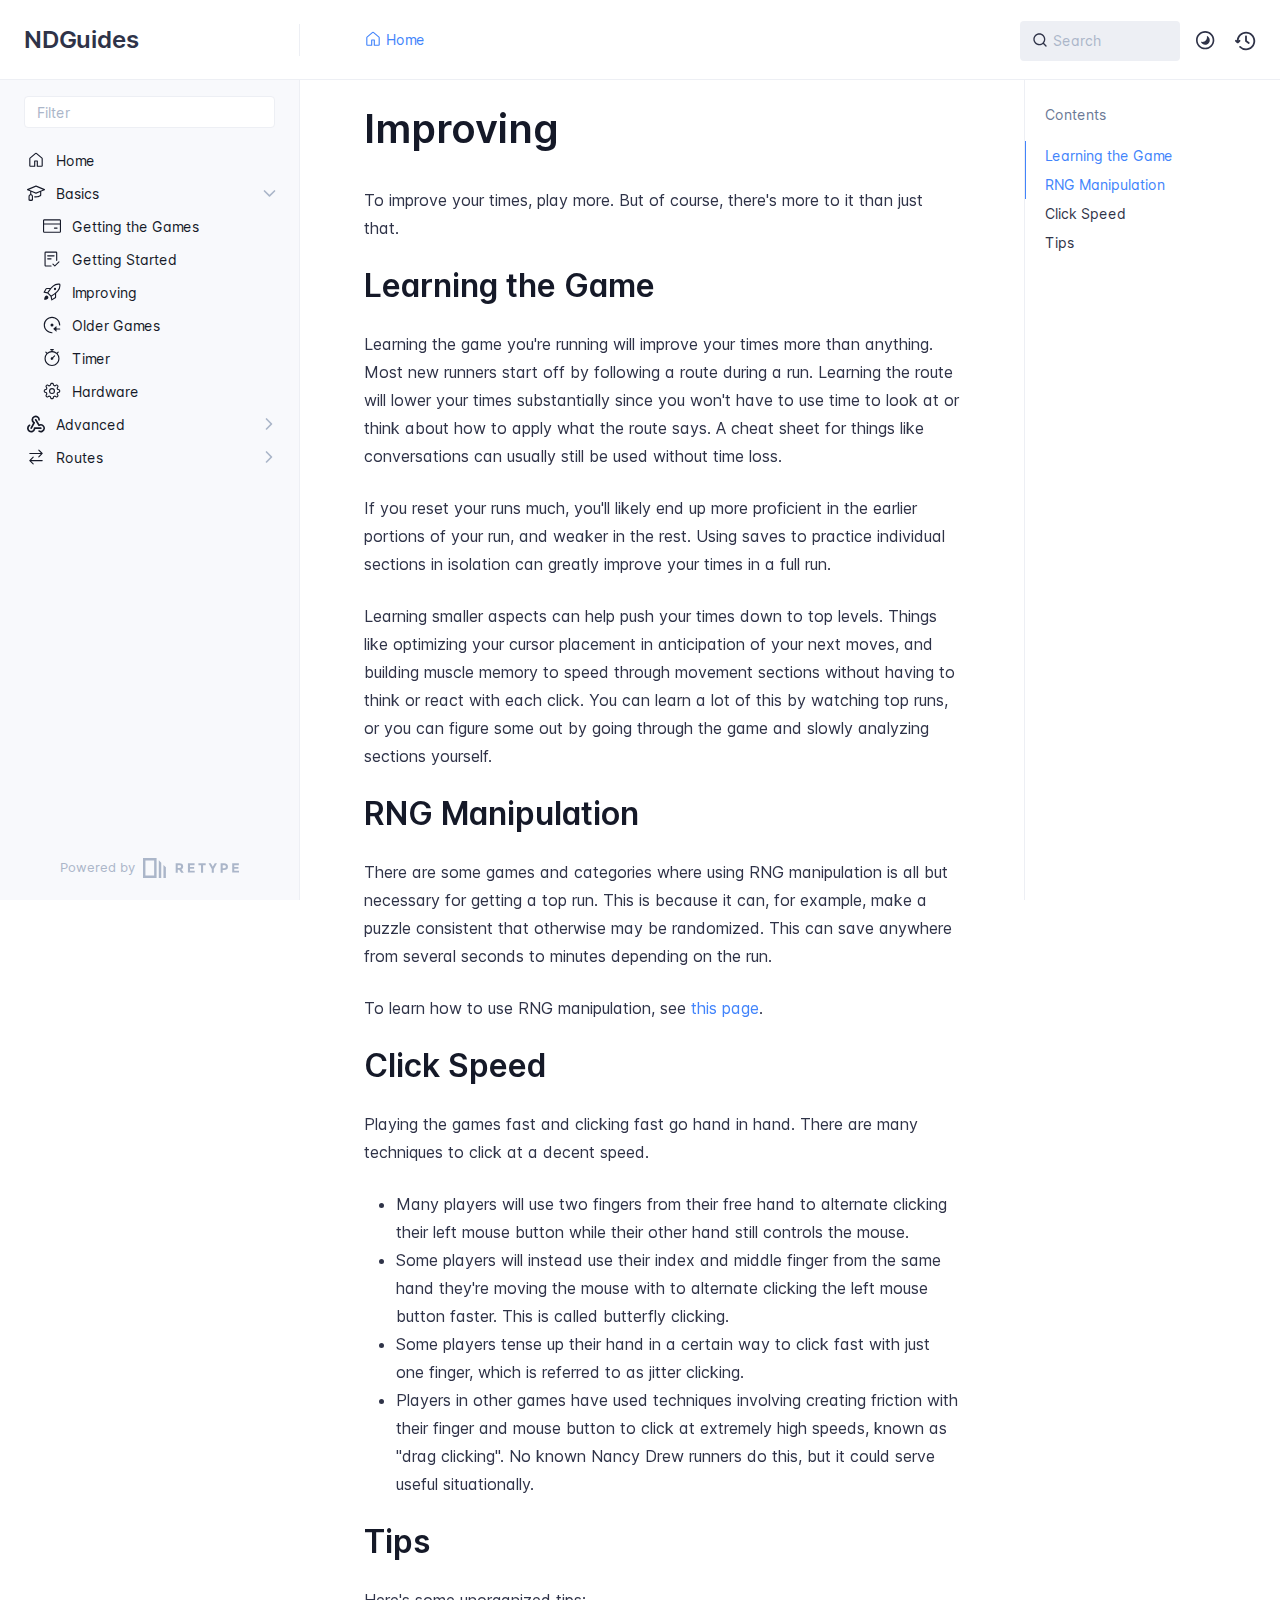
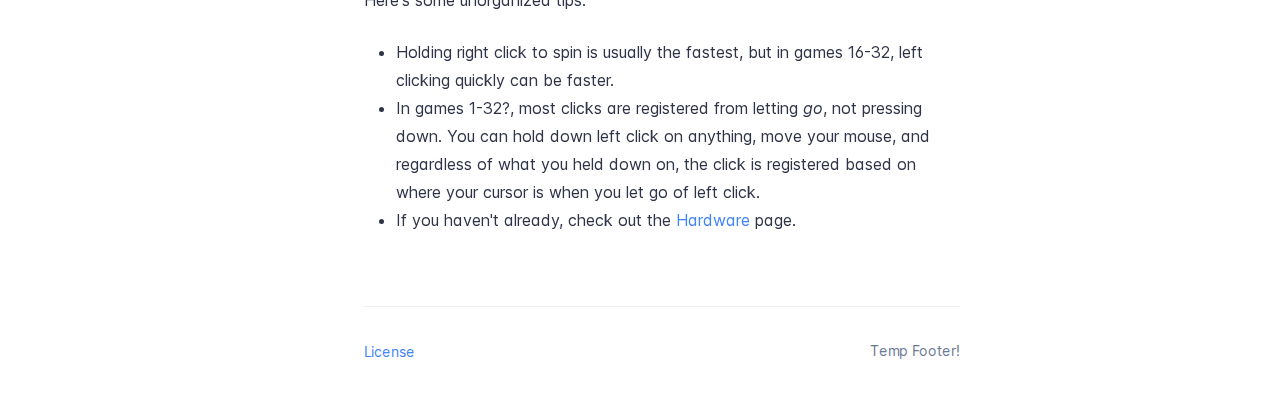
<file: basics/improving/index.html>
<!DOCTYPE html>
<html lang="en" class="h-full">
<head>
    <meta charset="UTF-8">
    <meta name="viewport" content="width=device-width,initial-scale=1">
    <meta name="turbo-root" content="/ndguides">
    <meta name="turbo-cache-control" content="no-cache" data-turbo-track="reload" data-track-token="3.6.0.795033673877">

    <!-- See retype.com -->
    <meta name="generator" content="Retype 3.6.0">

    <!-- Primary Meta Tags -->
    <title>Improving</title>
    <meta name="title" content="Improving">
    <meta name="description" content="To improve your times, play more. But of course, there's more to it than just that.">

    <!-- Canonical -->
    <link rel="canonical" href="https://toasterberry.github.io/ndguides/basics/improving/">

    <!-- Open Graph / Facebook -->
    <meta property="og:type" content="website">
    <meta property="og:url" content="https://toasterberry.github.io/ndguides/basics/improving/">
    <meta property="og:title" content="Improving">
    <meta property="og:description" content="To improve your times, play more. But of course, there's more to it than just that.">

    <!-- Twitter -->
    <meta property="twitter:card" content="summary_large_image">
    <meta property="twitter:url" content="https://toasterberry.github.io/ndguides/basics/improving/">
    <meta property="twitter:title" content="Improving">
    <meta property="twitter:description" content="To improve your times, play more. But of course, there's more to it than just that.">

    <script data-cfasync="false">(function () { var el = document.documentElement, m = localStorage.getItem("doc_theme"), wm = window.matchMedia; if (m === "dark" || (!m && wm && wm("(prefers-color-scheme: dark)").matches)) { el.classList.add("dark") } else { el.classList.remove("dark") } })();</script>

    <link href="../../resources/css/retype.css?v=3.6.0.795033673877" rel="stylesheet">

    <script data-cfasync="false" src="../../resources/js/config.js?v=3.6.0.795033673877" data-turbo-eval="false" defer></script>
    <script data-cfasync="false" src="../../resources/js/retype.js?v=3.6.0" data-turbo-eval="false" defer></script>
    <script id="lunr-js" data-cfasync="false" src="../../resources/js/lunr.js?v=3.6.0.795033673877" data-turbo-eval="false" defer></script>
</head>
<body>
    <div id="docs-app" class="relative text-base antialiased text-gray-700 bg-white font-body dark:bg-dark-850 dark:text-dark-300">
        <div class="absolute bottom-0 left-0 bg-gray-100 dark:bg-dark-800" style="top: 5rem; right: 50%"></div>
    
        <header id="docs-site-header" class="sticky top-0 z-30 flex w-full h-16 bg-white border-b border-gray-200 md:h-20 dark:bg-dark-850 dark:border-dark-650">
            <div class="container relative flex items-center justify-between pr-6 grow md:justify-start">
                <!-- Mobile menu button skeleton -->
                <button v-cloak class="skeleton docs-mobile-menu-button flex items-center justify-center shrink-0 overflow-hidden dark:text-white focus:outline-none rounded-full w-10 h-10 ml-3.5 md:hidden"><svg xmlns="http://www.w3.org/2000/svg" class="mb-px shrink-0" width="24" height="24" viewBox="0 0 24 24" role="presentation" style="margin-bottom: 0px;"><g fill="currentColor"><path d="M2 4h20v2H2zM2 11h20v2H2zM2 18h20v2H2z"></path></g></svg></button>
                <div v-cloak id="docs-sidebar-toggle"></div>
        
                <!-- Logo -->
                <div class="flex items-center justify-between h-full py-2 md:w-75">
                    <div class="flex items-center px-2 md:px-6">
                        <a id="docs-site-logo" href="../../" class="flex items-center leading-snug text-2xl">
                            <span class="dark:text-white font-semibold line-clamp-1 md:line-clamp-2">NDGuides</span>
                        </a>
                    </div>
        
                    <span class="hidden h-8 border-r md:inline-block dark:border-dark-650"></span>
                </div>
        
                <div class="flex justify-between md:grow">
                    <!-- Top Nav -->
                    <nav class="hidden md:flex">
                        <ul class="flex flex-col mb-4 md:pl-16 md:mb-0 md:flex-row md:items-center">
                            <li class="mr-6">
                                <a class="py-2 md:mb-0 inline-flex items-center text-sm whitespace-nowrap transition-colors duration-200 ease-linear md:text-blue-500 dark:text-blue-400 hover:text-blue-800 dark:hover:text-blue-200" href="../../">
                                    <svg xmlns="http://www.w3.org/2000/svg" class="mb-px mr-1" width="18" height="18" viewBox="0 0 24 24" role="presentation">
                                        <g fill="currentColor">
                                            <path d="M11.03 2.59a1.501 1.501 0 0 1 1.94 0l7.5 6.363a1.5 1.5 0 0 1 .53 1.144V19.5a1.5 1.5 0 0 1-1.5 1.5h-5.75a.75.75 0 0 1-.75-.75V14h-2v6.25a.75.75 0 0 1-.75.75H4.5A1.5 1.5 0 0 1 3 19.5v-9.403c0-.44.194-.859.53-1.144ZM12 3.734l-7.5 6.363V19.5h5v-6.25a.75.75 0 0 1 .75-.75h3.5a.75.75 0 0 1 .75.75v6.25h5v-9.403Z"/>
                                        </g>
                                    </svg>
                                    <span>Home</span>
                                </a>
                            </li>
        
                        </ul>
                    </nav>
        
                    <!-- Header Right Skeleton -->
                    <div v-cloak class="flex justify-end grow skeleton">
        
                        <!-- Search input mock -->
                        <div class="relative hidden w-40 lg:block lg:max-w-sm lg:ml-auto">
                            <div class="absolute flex items-center justify-center h-full pl-3 dark:text-dark-300">
                                <svg xmlns="http://www.w3.org/2000/svg" class="icon-base" width="16" height="16" viewBox="0 0 24 24" aria-labelledby="icon" role="presentation" style="margin-bottom: 1px;"><g fill="currentColor" ><path d="M21.71 20.29l-3.68-3.68A8.963 8.963 0 0020 11c0-4.96-4.04-9-9-9s-9 4.04-9 9 4.04 9 9 9c2.12 0 4.07-.74 5.61-1.97l3.68 3.68c.2.19.45.29.71.29s.51-.1.71-.29c.39-.39.39-1.03 0-1.42zM4 11c0-3.86 3.14-7 7-7s7 3.14 7 7c0 1.92-.78 3.66-2.04 4.93-.01.01-.02.01-.02.01-.01.01-.01.01-.01.02A6.98 6.98 0 0111 18c-3.86 0-7-3.14-7-7z" ></path></g></svg>
                            </div>
                            <input class="w-full h-10 placeholder-gray-400 transition-colors duration-200 ease-in bg-gray-200 border border-transparent rounded md:text-sm hover:bg-white hover:border-gray-300 focus:outline-none focus:bg-white focus:border-gray-500 dark:bg-dark-600 dark:border-dark-600 dark:placeholder-dark-400" style="padding: 0.625rem 0.75rem 0.625rem 2rem" type="text" placeholder="Search">
                        </div>
        
                        <!-- Mobile search button -->
                        <div class="flex items-center justify-center w-10 h-10 lg:hidden">
                            <svg xmlns="http://www.w3.org/2000/svg" class="shrink-0 icon-base" width="20" height="20" viewBox="0 0 24 24" aria-labelledby="icon" role="presentation" style="margin-bottom: 0px;"><g fill="currentColor" ><path d="M21.71 20.29l-3.68-3.68A8.963 8.963 0 0020 11c0-4.96-4.04-9-9-9s-9 4.04-9 9 4.04 9 9 9c2.12 0 4.07-.74 5.61-1.97l3.68 3.68c.2.19.45.29.71.29s.51-.1.71-.29c.39-.39.39-1.03 0-1.42zM4 11c0-3.86 3.14-7 7-7s7 3.14 7 7c0 1.92-.78 3.66-2.04 4.93-.01.01-.02.01-.02.01-.01.01-.01.01-.01.02A6.98 6.98 0 0111 18c-3.86 0-7-3.14-7-7z" ></path></g></svg>
                        </div>
        
                        <!-- Dark mode switch placeholder -->
                        <div class="w-10 h-10 lg:ml-2"></div>
        
                        <!-- History button -->
                        <div class="flex items-center justify-center w-10 h-10" style="margin-right: -0.625rem;">
                            <svg xmlns="http://www.w3.org/2000/svg" class="shrink-0 icon-base" width="22" height="22" viewBox="0 0 24 24" aria-labelledby="icon" role="presentation" style="margin-bottom: 0px;"><g fill="currentColor" ><g ><path d="M12.01 6.01c-.55 0-1 .45-1 1V12a1 1 0 00.4.8l3 2.22a.985.985 0 001.39-.2.996.996 0 00-.21-1.4l-2.6-1.92V7.01c.02-.55-.43-1-.98-1z"></path><path d="M12.01 1.91c-5.33 0-9.69 4.16-10.05 9.4l-.29-.26a.997.997 0 10-1.34 1.48l1.97 1.79c.19.17.43.26.67.26s.48-.09.67-.26l1.97-1.79a.997.997 0 10-1.34-1.48l-.31.28c.34-4.14 3.82-7.41 8.05-7.41 4.46 0 8.08 3.63 8.08 8.09s-3.63 8.08-8.08 8.08c-2.18 0-4.22-.85-5.75-2.4a.996.996 0 10-1.42 1.4 10.02 10.02 0 007.17 2.99c5.56 0 10.08-4.52 10.08-10.08.01-5.56-4.52-10.09-10.08-10.09z"></path></g></g></svg>
                        </div>
                    </div>
        
                    <div v-cloak class="flex justify-end grow">
                        <div id="docs-mobile-search-button"></div>
                        <doc-search-desktop></doc-search-desktop>
        
                        <doc-theme-switch class="lg:ml-2"></doc-theme-switch>
                        <doc-history></doc-history>
                    </div>
                </div>
            </div>
        </header>
    
        <div class="container relative flex bg-white">
            <!-- Sidebar Skeleton -->
            <div v-cloak class="fixed flex flex-col shrink-0 duration-300 ease-in-out bg-gray-100 border-gray-200 sidebar top-20 w-75 border-r h-screen md:sticky transition-transform skeleton dark:bg-dark-800 dark:border-dark-650">
            
                <!-- Render this div, if config.showSidebarFilter is `true` -->
                <div class="flex items-center h-16 px-6">
                    <input class="w-full h-8 px-3 py-2 transition-colors duration-200 ease-linear bg-white border border-gray-200 rounded shadow-none text-sm focus:outline-none focus:border-gray-600 dark:bg-dark-600 dark:border-dark-600" type="text" placeholder="Filter">
                </div>
            
                <div class="pl-6 mt-1 mb-4">
                    <div class="w-32 h-3 mb-4 bg-gray-200 rounded-full loading dark:bg-dark-600"></div>
                    <div class="w-48 h-3 mb-4 bg-gray-200 rounded-full loading dark:bg-dark-600"></div>
                    <div class="w-40 h-3 mb-4 bg-gray-200 rounded-full loading dark:bg-dark-600"></div>
                    <div class="w-32 h-3 mb-4 bg-gray-200 rounded-full loading dark:bg-dark-600"></div>
                    <div class="w-48 h-3 mb-4 bg-gray-200 rounded-full loading dark:bg-dark-600"></div>
                    <div class="w-40 h-3 mb-4 bg-gray-200 rounded-full loading dark:bg-dark-600"></div>
                </div>
            
                <div class="shrink-0 mt-auto bg-transparent dark:border-dark-650">
                    <a class="flex items-center justify-center flex-nowrap h-16 text-gray-400 dark:text-dark-400 hover:text-gray-700 dark:hover:text-dark-300 transition-colors duration-150 ease-in docs-powered-by" target="_blank" href="https://retype.com/" rel="noopener">
                        <span class="text-xs whitespace-nowrap">Powered by</span>
                        <svg xmlns="http://www.w3.org/2000/svg" class="ml-2" fill="currentColor" width="96" height="20" overflow="visible"><path d="M0 0v20h13.59V0H0zm11.15 17.54H2.44V2.46h8.71v15.08zM15.8 20h2.44V4.67L15.8 2.22zM20.45 6.89V20h2.44V9.34z"/><g><path d="M40.16 8.44c0 1.49-.59 2.45-1.75 2.88l2.34 3.32h-2.53l-2.04-2.96h-1.43v2.96h-2.06V5.36h3.5c1.43 0 2.46.24 3.07.73s.9 1.27.9 2.35zm-2.48 1.1c.26-.23.38-.59.38-1.09 0-.5-.13-.84-.4-1.03s-.73-.28-1.39-.28h-1.54v2.75h1.5c.72 0 1.2-.12 1.45-.35zM51.56 5.36V7.2h-4.59v1.91h4.13v1.76h-4.13v1.92h4.74v1.83h-6.79V5.36h6.64zM60.09 7.15v7.48h-2.06V7.15h-2.61V5.36h7.28v1.79h-2.61zM70.81 14.64h-2.06v-3.66l-3.19-5.61h2.23l1.99 3.45 1.99-3.45H74l-3.19 5.61v3.66zM83.99 6.19c.65.55.97 1.4.97 2.55s-.33 1.98-1 2.51-1.68.8-3.04.8h-1.23v2.59h-2.06V5.36h3.26c1.42 0 2.45.28 3.1.83zm-1.51 3.65c.25-.28.37-.69.37-1.22s-.16-.92-.48-1.14c-.32-.23-.82-.34-1.5-.34H79.7v3.12h1.38c.68 0 1.15-.14 1.4-.42zM95.85 5.36V7.2h-4.59v1.91h4.13v1.76h-4.13v1.92H96v1.83h-6.79V5.36h6.64z"/></g></svg>
                    </a>
                </div>
            </div>
            
            <!-- Sidebar component -->
            <doc-sidebar v-cloak>
                <template #sidebar-footer>
                    <div class="shrink-0 mt-auto border-t md:bg-transparent md:border-none dark:border-dark-650">
            
                        <div class="py-3 px-6 md:hidden border-b dark:border-dark-650">
                            <nav>
                                <ul class="flex flex-wrap justify-center items-center">
                                    <li class="mr-6">
                                        <a class="block py-1 inline-flex items-center text-sm whitespace-nowrap transition-colors duration-200 ease-linear md:text-blue-500 dark:text-blue-400 hover:text-blue-800 dark:hover:text-blue-200" href="../../">
                                            <svg xmlns="http://www.w3.org/2000/svg" class="mb-px mr-1" width="18" height="18" viewBox="0 0 24 24" role="presentation">
                                                <g fill="currentColor">
                                                    <path d="M11.03 2.59a1.501 1.501 0 0 1 1.94 0l7.5 6.363a1.5 1.5 0 0 1 .53 1.144V19.5a1.5 1.5 0 0 1-1.5 1.5h-5.75a.75.75 0 0 1-.75-.75V14h-2v6.25a.75.75 0 0 1-.75.75H4.5A1.5 1.5 0 0 1 3 19.5v-9.403c0-.44.194-.859.53-1.144ZM12 3.734l-7.5 6.363V19.5h5v-6.25a.75.75 0 0 1 .75-.75h3.5a.75.75 0 0 1 .75.75v6.25h5v-9.403Z"/>
                                                </g>
                                            </svg>
                                            <span>Home</span>
                                        </a>
                                    </li>
            
                                </ul>
                            </nav>
                        </div>
            
                        <a class="flex items-center justify-center flex-nowrap h-16 text-gray-400 dark:text-dark-400 hover:text-gray-700 dark:hover:text-dark-300 transition-colors duration-150 ease-in docs-powered-by" target="_blank" href="https://retype.com/" rel="noopener">
                            <span class="text-xs whitespace-nowrap">Powered by</span>
                            <svg xmlns="http://www.w3.org/2000/svg" class="ml-2" fill="currentColor" width="96" height="20" overflow="visible"><path d="M0 0v20h13.59V0H0zm11.15 17.54H2.44V2.46h8.71v15.08zM15.8 20h2.44V4.67L15.8 2.22zM20.45 6.89V20h2.44V9.34z"/><g><path d="M40.16 8.44c0 1.49-.59 2.45-1.75 2.88l2.34 3.32h-2.53l-2.04-2.96h-1.43v2.96h-2.06V5.36h3.5c1.43 0 2.46.24 3.07.73s.9 1.27.9 2.35zm-2.48 1.1c.26-.23.38-.59.38-1.09 0-.5-.13-.84-.4-1.03s-.73-.28-1.39-.28h-1.54v2.75h1.5c.72 0 1.2-.12 1.45-.35zM51.56 5.36V7.2h-4.59v1.91h4.13v1.76h-4.13v1.92h4.74v1.83h-6.79V5.36h6.64zM60.09 7.15v7.48h-2.06V7.15h-2.61V5.36h7.28v1.79h-2.61zM70.81 14.64h-2.06v-3.66l-3.19-5.61h2.23l1.99 3.45 1.99-3.45H74l-3.19 5.61v3.66zM83.99 6.19c.65.55.97 1.4.97 2.55s-.33 1.98-1 2.51-1.68.8-3.04.8h-1.23v2.59h-2.06V5.36h3.26c1.42 0 2.45.28 3.1.83zm-1.51 3.65c.25-.28.37-.69.37-1.22s-.16-.92-.48-1.14c-.32-.23-.82-.34-1.5-.34H79.7v3.12h1.38c.68 0 1.15-.14 1.4-.42zM95.85 5.36V7.2h-4.59v1.91h4.13v1.76h-4.13v1.92H96v1.83h-6.79V5.36h6.64z"/></g></svg>
                        </a>
                    </div>
                </template>
            </doc-sidebar>
    
            <div class="grow min-w-0 dark:bg-dark-850">
                <!-- Render "toolbar" template here on api pages --><!-- Render page content -->
                <div class="flex">
                    <div class="min-w-0 p-4 grow md:px-16">
                        <main class="relative pb-12 lg:pt-2">
                            <div class="docs-markdown" id="docs-content">
                                <!-- Rendered if sidebar right is enabled -->
                                <div id="docs-sidebar-right-toggle"></div>
                                <!-- Page content  -->
<doc-anchor-target id="improving" class="break-words">
    <h1>
        <doc-anchor-trigger class="header-anchor-trigger" to="#improving">#</doc-anchor-trigger>
        <span>Improving</span>
    </h1>
</doc-anchor-target>
<p>To improve your times, play more. But of course, there&#x27;s more to it than just that.</p>
<doc-anchor-target id="learning-the-game">
    <h2>
        <doc-anchor-trigger class="header-anchor-trigger" to="#learning-the-game">#</doc-anchor-trigger>
        <span>Learning the Game</span>
    </h2>
</doc-anchor-target>
<p>Learning the game you&#x27;re running will improve your times more than anything. Most new runners start off by following a route during a run. Learning the route will lower your times substantially since you won&#x27;t have to use time to look at or think about how to apply what the route says. A cheat sheet for things like conversations can usually still be used without time loss.</p>
<p>If you reset your runs much, you&#x27;ll likely end up more proficient in the earlier portions of your run, and weaker in the rest. Using saves to practice individual sections in isolation can greatly improve your times in a full run.</p>
<p>Learning smaller aspects can help push your times down to top levels. Things like optimizing your cursor placement in anticipation of your next moves, and building muscle memory to speed through movement sections without having to think or react with each click. You can learn a lot of this by watching top runs, or you can figure some out by going through the game and slowly analyzing sections yourself.</p>
<doc-anchor-target id="rng-manipulation">
    <h2>
        <doc-anchor-trigger class="header-anchor-trigger" to="#rng-manipulation">#</doc-anchor-trigger>
        <span>RNG Manipulation</span>
    </h2>
</doc-anchor-target>
<p>There are some games and categories where using RNG manipulation is all but necessary for getting a top run. This is because it can, for example, make a puzzle consistent that otherwise may be randomized. This can save anywhere from several seconds to minutes depending on the run.</p>
<p>To learn how to use RNG manipulation, see <a href="../../advanced/rng-manip/">this page</a>.</p>
<doc-anchor-target id="click-speed">
    <h2>
        <doc-anchor-trigger class="header-anchor-trigger" to="#click-speed">#</doc-anchor-trigger>
        <span>Click Speed</span>
    </h2>
</doc-anchor-target>
<p>Playing the games fast and clicking fast go hand in hand. There are many techniques to click at a decent speed.</p>
<ul>
<li>Many players will use two fingers from their free hand to alternate clicking their left mouse button while their other hand still controls the mouse.</li>
<li>Some players will instead use their index and middle finger from the same hand they&#x27;re moving the mouse with to alternate clicking the left mouse button faster. This is called butterfly clicking.</li>
<li>Some players tense up their hand in a certain way to click fast with just one finger, which is referred to as jitter clicking.</li>
<li>Players in other games have used techniques involving creating friction with their finger and mouse button to click at extremely high speeds, known as &quot;drag clicking&quot;. No known Nancy Drew runners do this, but it could serve useful situationally.</li>
</ul>
<doc-anchor-target id="tips">
    <h2>
        <doc-anchor-trigger class="header-anchor-trigger" to="#tips">#</doc-anchor-trigger>
        <span>Tips</span>
    </h2>
</doc-anchor-target>
<p>Here&#x27;s some unorganized tips:</p>
<ul>
<li>Holding right click to spin is usually the fastest, but in games 16-32, left clicking quickly can be faster.</li>
<li>In games 1-32?, most clicks are registered from letting <em>go</em>, not pressing down. You can hold down left click on anything, move your mouse, and regardless of what you held down on, the click is registered based on where your cursor is when you let go of left click.</li>
<li>If you haven&#x27;t already, check out the <a href="../hardware/">Hardware</a> page.</li>
</ul>

                                
                                <!-- Required only on API pages -->
                                <doc-toolbar-member-filter-no-results></doc-toolbar-member-filter-no-results>
                            </div>
                            <footer class="clear-both">
                            
                            </footer>
                        </main>
                
                        <div class="border-t dark:border-dark-650 pt-6 mb-8">
                            <footer class="flex flex-wrap items-center justify-between">
                                <div>
                                    <ul class="flex flex-wrap items-center text-sm">
                                        <li>
                                            <a class="block mr-4 py-2 text-sm whitespace-nowrap transition-colors duration-200 ease-linear text-blue-500 dark:text-blue-400 hover:text-blue-800 dark:hover:text-blue-200 md:mb-0" href="license.md">License</a>
                                        </li>
                                    </ul>
                                </div>
                                <div class="docs-copyright py-2 text-gray-500 dark:text-dark-350 text-sm leading-relaxed"><p>Temp Footer!</p></div>
                            </footer>
                        </div>
                    </div>
                
                    <!-- Rendered if sidebar right is enabled -->
                    <!-- Sidebar right skeleton-->
                    <div v-cloak class="fixed top-0 bottom-0 right-0 translate-x-full bg-white border-gray-200 lg:sticky lg:border-l lg:shrink-0 lg:pt-6 lg:transform-none sm:w-1/2 lg:w-64 lg:z-0 md:w-104 sidebar-right skeleton dark:bg-dark-850 dark:border-dark-650">
                        <div class="pl-5">
                            <div class="w-32 h-3 mb-4 bg-gray-200 dark:bg-dark-600 rounded-full loading"></div>
                            <div class="w-48 h-3 mb-4 bg-gray-200 dark:bg-dark-600 rounded-full loading"></div>
                            <div class="w-40 h-3 mb-4 bg-gray-200 dark:bg-dark-600 rounded-full loading"></div>
                        </div>
                    </div>
                
                    <!-- User should be able to hide sidebar right -->
                    <doc-sidebar-right v-cloak></doc-sidebar-right>
                </div>

            </div>
        </div>
    
        <doc-search-mobile></doc-search-mobile>
        <doc-back-to-top></doc-back-to-top>
    </div>


    <div id="docs-overlay-target"></div>

    <script data-cfasync="false">window.__DOCS__ = { "title": "Improving", level: 2, icon: "file", hasPrism: false, hasMermaid: false, hasMath: false, tocDepth: 23 }</script>
</body>
</html>
</file>
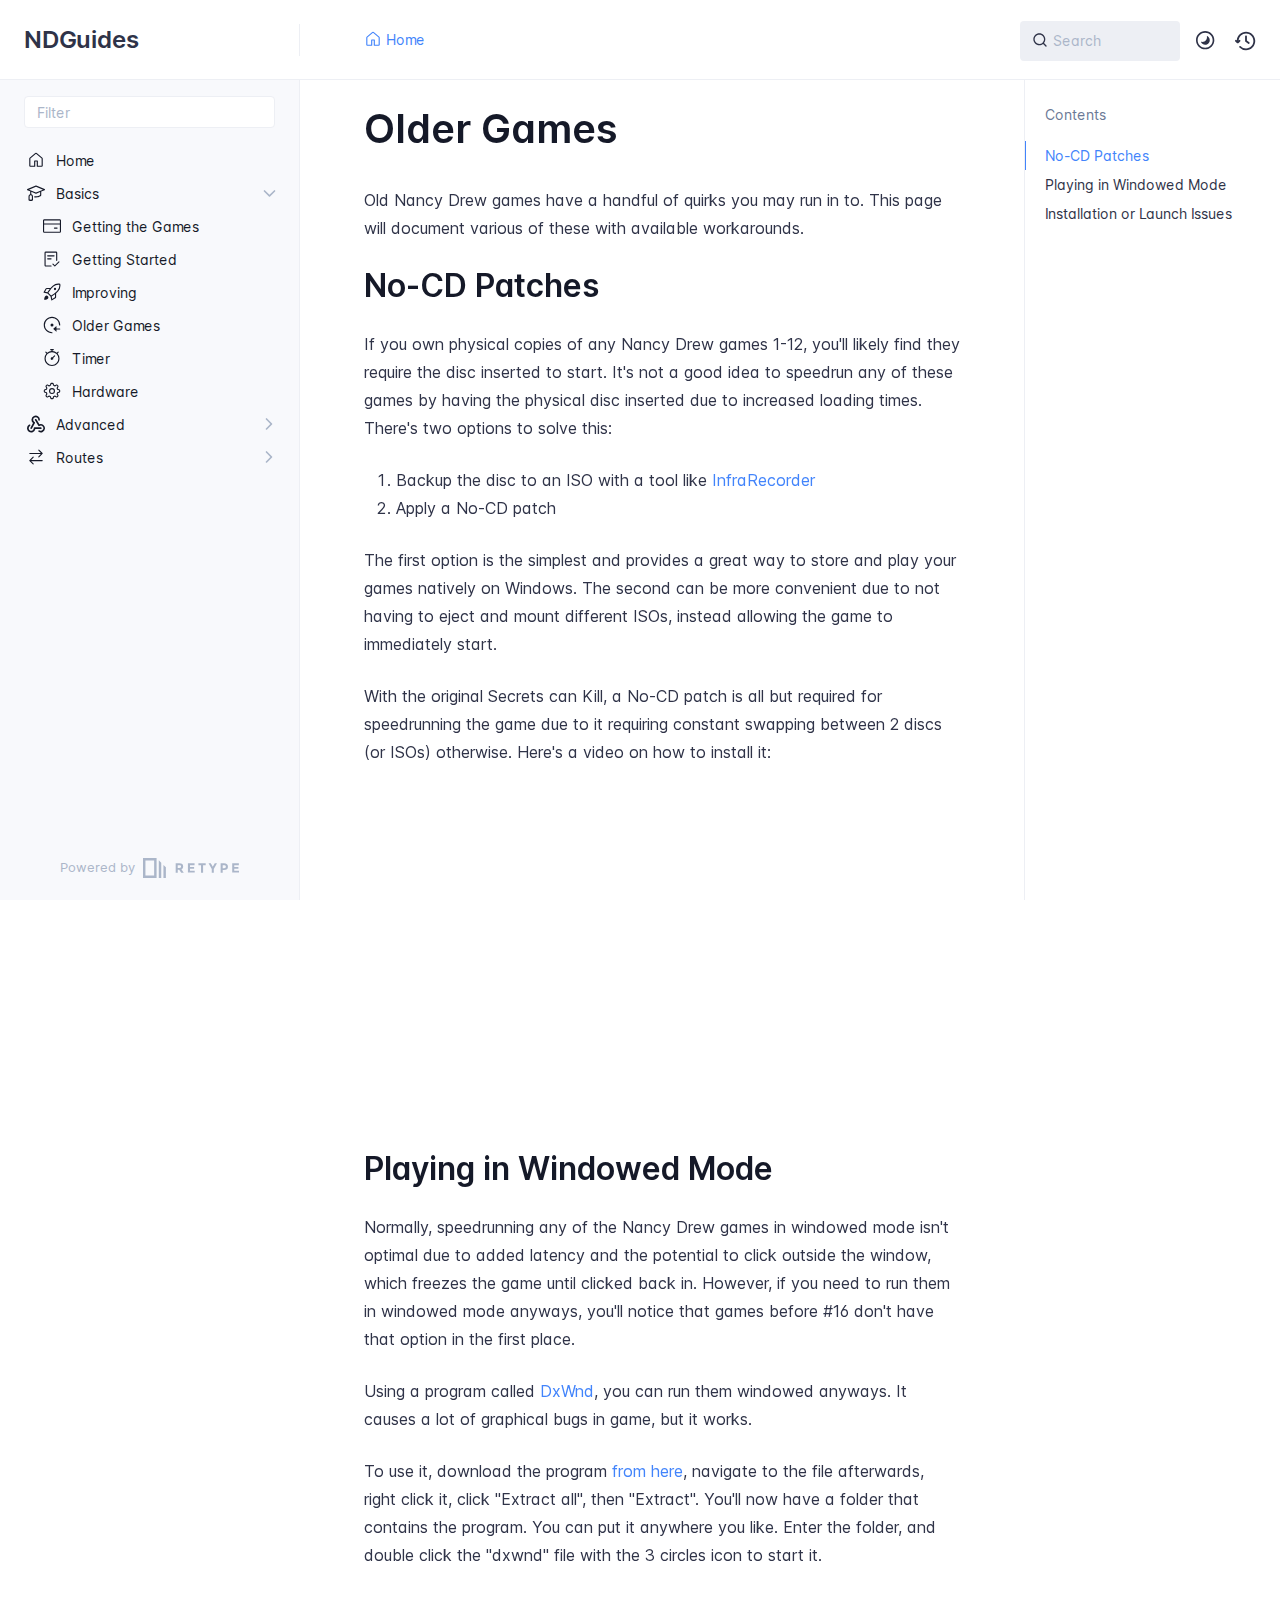
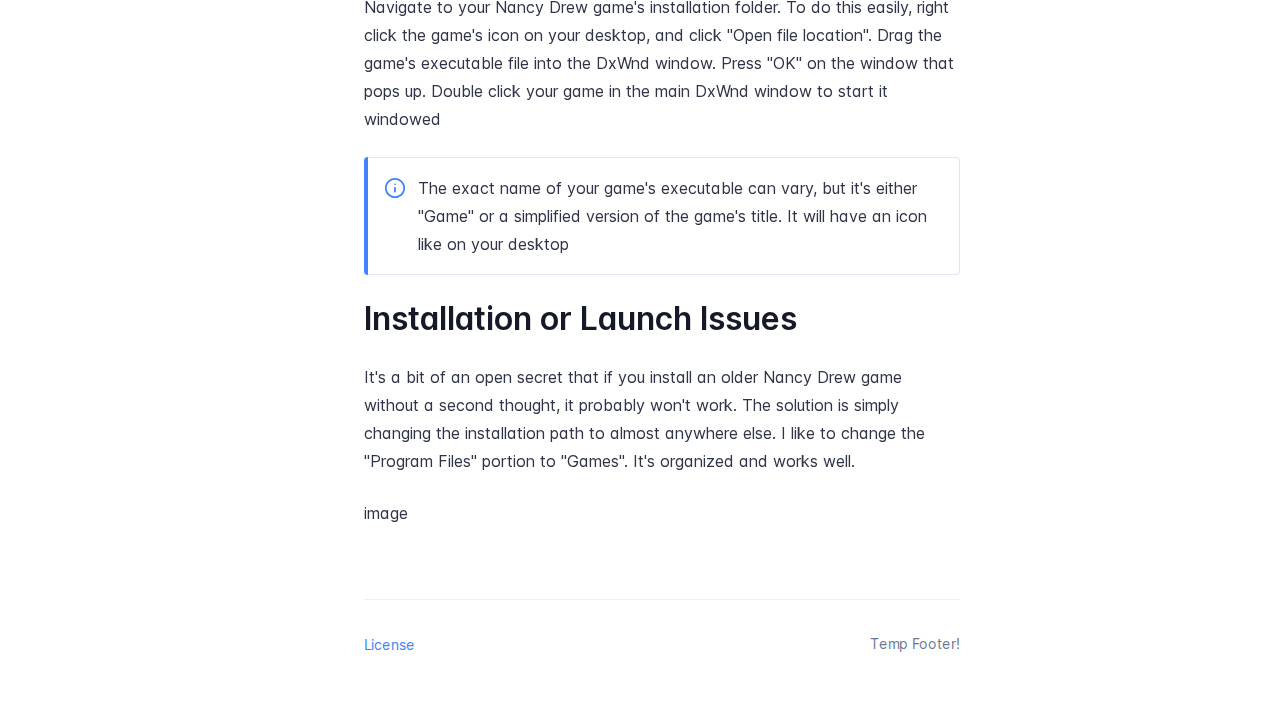
<file: basics/older-games/index.html>
<!DOCTYPE html>
<html lang="en" class="h-full">
<head>
    <meta charset="UTF-8">
    <meta name="viewport" content="width=device-width,initial-scale=1">
    <meta name="turbo-root" content="/ndguides">
    <meta name="turbo-cache-control" content="no-cache" data-turbo-track="reload" data-track-token="3.6.0.795033673877">

    <!-- See retype.com -->
    <meta name="generator" content="Retype 3.6.0">

    <!-- Primary Meta Tags -->
    <title>Older Games</title>
    <meta name="title" content="Older Games">
    <meta name="description" content="Old Nancy Drew games have a handful of quirks you may run in to. This page will document various of these with available workarounds.">

    <!-- Canonical -->
    <link rel="canonical" href="https://toasterberry.github.io/ndguides/basics/older-games/">

    <!-- Open Graph / Facebook -->
    <meta property="og:type" content="website">
    <meta property="og:url" content="https://toasterberry.github.io/ndguides/basics/older-games/">
    <meta property="og:title" content="Older Games">
    <meta property="og:description" content="Old Nancy Drew games have a handful of quirks you may run in to. This page will document various of these with available workarounds.">

    <!-- Twitter -->
    <meta property="twitter:card" content="summary_large_image">
    <meta property="twitter:url" content="https://toasterberry.github.io/ndguides/basics/older-games/">
    <meta property="twitter:title" content="Older Games">
    <meta property="twitter:description" content="Old Nancy Drew games have a handful of quirks you may run in to. This page will document various of these with available workarounds.">

    <script data-cfasync="false">(function () { var el = document.documentElement, m = localStorage.getItem("doc_theme"), wm = window.matchMedia; if (m === "dark" || (!m && wm && wm("(prefers-color-scheme: dark)").matches)) { el.classList.add("dark") } else { el.classList.remove("dark") } })();</script>

    <link href="../../resources/css/retype.css?v=3.6.0.795033673877" rel="stylesheet">

    <script data-cfasync="false" src="../../resources/js/config.js?v=3.6.0.795033673877" data-turbo-eval="false" defer></script>
    <script data-cfasync="false" src="../../resources/js/retype.js?v=3.6.0" data-turbo-eval="false" defer></script>
    <script id="lunr-js" data-cfasync="false" src="../../resources/js/lunr.js?v=3.6.0.795033673877" data-turbo-eval="false" defer></script>
</head>
<body>
    <div id="docs-app" class="relative text-base antialiased text-gray-700 bg-white font-body dark:bg-dark-850 dark:text-dark-300">
        <div class="absolute bottom-0 left-0 bg-gray-100 dark:bg-dark-800" style="top: 5rem; right: 50%"></div>
    
        <header id="docs-site-header" class="sticky top-0 z-30 flex w-full h-16 bg-white border-b border-gray-200 md:h-20 dark:bg-dark-850 dark:border-dark-650">
            <div class="container relative flex items-center justify-between pr-6 grow md:justify-start">
                <!-- Mobile menu button skeleton -->
                <button v-cloak class="skeleton docs-mobile-menu-button flex items-center justify-center shrink-0 overflow-hidden dark:text-white focus:outline-none rounded-full w-10 h-10 ml-3.5 md:hidden"><svg xmlns="http://www.w3.org/2000/svg" class="mb-px shrink-0" width="24" height="24" viewBox="0 0 24 24" role="presentation" style="margin-bottom: 0px;"><g fill="currentColor"><path d="M2 4h20v2H2zM2 11h20v2H2zM2 18h20v2H2z"></path></g></svg></button>
                <div v-cloak id="docs-sidebar-toggle"></div>
        
                <!-- Logo -->
                <div class="flex items-center justify-between h-full py-2 md:w-75">
                    <div class="flex items-center px-2 md:px-6">
                        <a id="docs-site-logo" href="../../" class="flex items-center leading-snug text-2xl">
                            <span class="dark:text-white font-semibold line-clamp-1 md:line-clamp-2">NDGuides</span>
                        </a>
                    </div>
        
                    <span class="hidden h-8 border-r md:inline-block dark:border-dark-650"></span>
                </div>
        
                <div class="flex justify-between md:grow">
                    <!-- Top Nav -->
                    <nav class="hidden md:flex">
                        <ul class="flex flex-col mb-4 md:pl-16 md:mb-0 md:flex-row md:items-center">
                            <li class="mr-6">
                                <a class="py-2 md:mb-0 inline-flex items-center text-sm whitespace-nowrap transition-colors duration-200 ease-linear md:text-blue-500 dark:text-blue-400 hover:text-blue-800 dark:hover:text-blue-200" href="../../">
                                    <svg xmlns="http://www.w3.org/2000/svg" class="mb-px mr-1" width="18" height="18" viewBox="0 0 24 24" role="presentation">
                                        <g fill="currentColor">
                                            <path d="M11.03 2.59a1.501 1.501 0 0 1 1.94 0l7.5 6.363a1.5 1.5 0 0 1 .53 1.144V19.5a1.5 1.5 0 0 1-1.5 1.5h-5.75a.75.75 0 0 1-.75-.75V14h-2v6.25a.75.75 0 0 1-.75.75H4.5A1.5 1.5 0 0 1 3 19.5v-9.403c0-.44.194-.859.53-1.144ZM12 3.734l-7.5 6.363V19.5h5v-6.25a.75.75 0 0 1 .75-.75h3.5a.75.75 0 0 1 .75.75v6.25h5v-9.403Z"/>
                                        </g>
                                    </svg>
                                    <span>Home</span>
                                </a>
                            </li>
        
                        </ul>
                    </nav>
        
                    <!-- Header Right Skeleton -->
                    <div v-cloak class="flex justify-end grow skeleton">
        
                        <!-- Search input mock -->
                        <div class="relative hidden w-40 lg:block lg:max-w-sm lg:ml-auto">
                            <div class="absolute flex items-center justify-center h-full pl-3 dark:text-dark-300">
                                <svg xmlns="http://www.w3.org/2000/svg" class="icon-base" width="16" height="16" viewBox="0 0 24 24" aria-labelledby="icon" role="presentation" style="margin-bottom: 1px;"><g fill="currentColor" ><path d="M21.71 20.29l-3.68-3.68A8.963 8.963 0 0020 11c0-4.96-4.04-9-9-9s-9 4.04-9 9 4.04 9 9 9c2.12 0 4.07-.74 5.61-1.97l3.68 3.68c.2.19.45.29.71.29s.51-.1.71-.29c.39-.39.39-1.03 0-1.42zM4 11c0-3.86 3.14-7 7-7s7 3.14 7 7c0 1.92-.78 3.66-2.04 4.93-.01.01-.02.01-.02.01-.01.01-.01.01-.01.02A6.98 6.98 0 0111 18c-3.86 0-7-3.14-7-7z" ></path></g></svg>
                            </div>
                            <input class="w-full h-10 placeholder-gray-400 transition-colors duration-200 ease-in bg-gray-200 border border-transparent rounded md:text-sm hover:bg-white hover:border-gray-300 focus:outline-none focus:bg-white focus:border-gray-500 dark:bg-dark-600 dark:border-dark-600 dark:placeholder-dark-400" style="padding: 0.625rem 0.75rem 0.625rem 2rem" type="text" placeholder="Search">
                        </div>
        
                        <!-- Mobile search button -->
                        <div class="flex items-center justify-center w-10 h-10 lg:hidden">
                            <svg xmlns="http://www.w3.org/2000/svg" class="shrink-0 icon-base" width="20" height="20" viewBox="0 0 24 24" aria-labelledby="icon" role="presentation" style="margin-bottom: 0px;"><g fill="currentColor" ><path d="M21.71 20.29l-3.68-3.68A8.963 8.963 0 0020 11c0-4.96-4.04-9-9-9s-9 4.04-9 9 4.04 9 9 9c2.12 0 4.07-.74 5.61-1.97l3.68 3.68c.2.19.45.29.71.29s.51-.1.71-.29c.39-.39.39-1.03 0-1.42zM4 11c0-3.86 3.14-7 7-7s7 3.14 7 7c0 1.92-.78 3.66-2.04 4.93-.01.01-.02.01-.02.01-.01.01-.01.01-.01.02A6.98 6.98 0 0111 18c-3.86 0-7-3.14-7-7z" ></path></g></svg>
                        </div>
        
                        <!-- Dark mode switch placeholder -->
                        <div class="w-10 h-10 lg:ml-2"></div>
        
                        <!-- History button -->
                        <div class="flex items-center justify-center w-10 h-10" style="margin-right: -0.625rem;">
                            <svg xmlns="http://www.w3.org/2000/svg" class="shrink-0 icon-base" width="22" height="22" viewBox="0 0 24 24" aria-labelledby="icon" role="presentation" style="margin-bottom: 0px;"><g fill="currentColor" ><g ><path d="M12.01 6.01c-.55 0-1 .45-1 1V12a1 1 0 00.4.8l3 2.22a.985.985 0 001.39-.2.996.996 0 00-.21-1.4l-2.6-1.92V7.01c.02-.55-.43-1-.98-1z"></path><path d="M12.01 1.91c-5.33 0-9.69 4.16-10.05 9.4l-.29-.26a.997.997 0 10-1.34 1.48l1.97 1.79c.19.17.43.26.67.26s.48-.09.67-.26l1.97-1.79a.997.997 0 10-1.34-1.48l-.31.28c.34-4.14 3.82-7.41 8.05-7.41 4.46 0 8.08 3.63 8.08 8.09s-3.63 8.08-8.08 8.08c-2.18 0-4.22-.85-5.75-2.4a.996.996 0 10-1.42 1.4 10.02 10.02 0 007.17 2.99c5.56 0 10.08-4.52 10.08-10.08.01-5.56-4.52-10.09-10.08-10.09z"></path></g></g></svg>
                        </div>
                    </div>
        
                    <div v-cloak class="flex justify-end grow">
                        <div id="docs-mobile-search-button"></div>
                        <doc-search-desktop></doc-search-desktop>
        
                        <doc-theme-switch class="lg:ml-2"></doc-theme-switch>
                        <doc-history></doc-history>
                    </div>
                </div>
            </div>
        </header>
    
        <div class="container relative flex bg-white">
            <!-- Sidebar Skeleton -->
            <div v-cloak class="fixed flex flex-col shrink-0 duration-300 ease-in-out bg-gray-100 border-gray-200 sidebar top-20 w-75 border-r h-screen md:sticky transition-transform skeleton dark:bg-dark-800 dark:border-dark-650">
            
                <!-- Render this div, if config.showSidebarFilter is `true` -->
                <div class="flex items-center h-16 px-6">
                    <input class="w-full h-8 px-3 py-2 transition-colors duration-200 ease-linear bg-white border border-gray-200 rounded shadow-none text-sm focus:outline-none focus:border-gray-600 dark:bg-dark-600 dark:border-dark-600" type="text" placeholder="Filter">
                </div>
            
                <div class="pl-6 mt-1 mb-4">
                    <div class="w-32 h-3 mb-4 bg-gray-200 rounded-full loading dark:bg-dark-600"></div>
                    <div class="w-48 h-3 mb-4 bg-gray-200 rounded-full loading dark:bg-dark-600"></div>
                    <div class="w-40 h-3 mb-4 bg-gray-200 rounded-full loading dark:bg-dark-600"></div>
                    <div class="w-32 h-3 mb-4 bg-gray-200 rounded-full loading dark:bg-dark-600"></div>
                    <div class="w-48 h-3 mb-4 bg-gray-200 rounded-full loading dark:bg-dark-600"></div>
                    <div class="w-40 h-3 mb-4 bg-gray-200 rounded-full loading dark:bg-dark-600"></div>
                </div>
            
                <div class="shrink-0 mt-auto bg-transparent dark:border-dark-650">
                    <a class="flex items-center justify-center flex-nowrap h-16 text-gray-400 dark:text-dark-400 hover:text-gray-700 dark:hover:text-dark-300 transition-colors duration-150 ease-in docs-powered-by" target="_blank" href="https://retype.com/" rel="noopener">
                        <span class="text-xs whitespace-nowrap">Powered by</span>
                        <svg xmlns="http://www.w3.org/2000/svg" class="ml-2" fill="currentColor" width="96" height="20" overflow="visible"><path d="M0 0v20h13.59V0H0zm11.15 17.54H2.44V2.46h8.71v15.08zM15.8 20h2.44V4.67L15.8 2.22zM20.45 6.89V20h2.44V9.34z"/><g><path d="M40.16 8.44c0 1.49-.59 2.45-1.75 2.88l2.34 3.32h-2.53l-2.04-2.96h-1.43v2.96h-2.06V5.36h3.5c1.43 0 2.46.24 3.07.73s.9 1.27.9 2.35zm-2.48 1.1c.26-.23.38-.59.38-1.09 0-.5-.13-.84-.4-1.03s-.73-.28-1.39-.28h-1.54v2.75h1.5c.72 0 1.2-.12 1.45-.35zM51.56 5.36V7.2h-4.59v1.91h4.13v1.76h-4.13v1.92h4.74v1.83h-6.79V5.36h6.64zM60.09 7.15v7.48h-2.06V7.15h-2.61V5.36h7.28v1.79h-2.61zM70.81 14.64h-2.06v-3.66l-3.19-5.61h2.23l1.99 3.45 1.99-3.45H74l-3.19 5.61v3.66zM83.99 6.19c.65.55.97 1.4.97 2.55s-.33 1.98-1 2.51-1.68.8-3.04.8h-1.23v2.59h-2.06V5.36h3.26c1.42 0 2.45.28 3.1.83zm-1.51 3.65c.25-.28.37-.69.37-1.22s-.16-.92-.48-1.14c-.32-.23-.82-.34-1.5-.34H79.7v3.12h1.38c.68 0 1.15-.14 1.4-.42zM95.85 5.36V7.2h-4.59v1.91h4.13v1.76h-4.13v1.92H96v1.83h-6.79V5.36h6.64z"/></g></svg>
                    </a>
                </div>
            </div>
            
            <!-- Sidebar component -->
            <doc-sidebar v-cloak>
                <template #sidebar-footer>
                    <div class="shrink-0 mt-auto border-t md:bg-transparent md:border-none dark:border-dark-650">
            
                        <div class="py-3 px-6 md:hidden border-b dark:border-dark-650">
                            <nav>
                                <ul class="flex flex-wrap justify-center items-center">
                                    <li class="mr-6">
                                        <a class="block py-1 inline-flex items-center text-sm whitespace-nowrap transition-colors duration-200 ease-linear md:text-blue-500 dark:text-blue-400 hover:text-blue-800 dark:hover:text-blue-200" href="../../">
                                            <svg xmlns="http://www.w3.org/2000/svg" class="mb-px mr-1" width="18" height="18" viewBox="0 0 24 24" role="presentation">
                                                <g fill="currentColor">
                                                    <path d="M11.03 2.59a1.501 1.501 0 0 1 1.94 0l7.5 6.363a1.5 1.5 0 0 1 .53 1.144V19.5a1.5 1.5 0 0 1-1.5 1.5h-5.75a.75.75 0 0 1-.75-.75V14h-2v6.25a.75.75 0 0 1-.75.75H4.5A1.5 1.5 0 0 1 3 19.5v-9.403c0-.44.194-.859.53-1.144ZM12 3.734l-7.5 6.363V19.5h5v-6.25a.75.75 0 0 1 .75-.75h3.5a.75.75 0 0 1 .75.75v6.25h5v-9.403Z"/>
                                                </g>
                                            </svg>
                                            <span>Home</span>
                                        </a>
                                    </li>
            
                                </ul>
                            </nav>
                        </div>
            
                        <a class="flex items-center justify-center flex-nowrap h-16 text-gray-400 dark:text-dark-400 hover:text-gray-700 dark:hover:text-dark-300 transition-colors duration-150 ease-in docs-powered-by" target="_blank" href="https://retype.com/" rel="noopener">
                            <span class="text-xs whitespace-nowrap">Powered by</span>
                            <svg xmlns="http://www.w3.org/2000/svg" class="ml-2" fill="currentColor" width="96" height="20" overflow="visible"><path d="M0 0v20h13.59V0H0zm11.15 17.54H2.44V2.46h8.71v15.08zM15.8 20h2.44V4.67L15.8 2.22zM20.45 6.89V20h2.44V9.34z"/><g><path d="M40.16 8.44c0 1.49-.59 2.45-1.75 2.88l2.34 3.32h-2.53l-2.04-2.96h-1.43v2.96h-2.06V5.36h3.5c1.43 0 2.46.24 3.07.73s.9 1.27.9 2.35zm-2.48 1.1c.26-.23.38-.59.38-1.09 0-.5-.13-.84-.4-1.03s-.73-.28-1.39-.28h-1.54v2.75h1.5c.72 0 1.2-.12 1.45-.35zM51.56 5.36V7.2h-4.59v1.91h4.13v1.76h-4.13v1.92h4.74v1.83h-6.79V5.36h6.64zM60.09 7.15v7.48h-2.06V7.15h-2.61V5.36h7.28v1.79h-2.61zM70.81 14.64h-2.06v-3.66l-3.19-5.61h2.23l1.99 3.45 1.99-3.45H74l-3.19 5.61v3.66zM83.99 6.19c.65.55.97 1.4.97 2.55s-.33 1.98-1 2.51-1.68.8-3.04.8h-1.23v2.59h-2.06V5.36h3.26c1.42 0 2.45.28 3.1.83zm-1.51 3.65c.25-.28.37-.69.37-1.22s-.16-.92-.48-1.14c-.32-.23-.82-.34-1.5-.34H79.7v3.12h1.38c.68 0 1.15-.14 1.4-.42zM95.85 5.36V7.2h-4.59v1.91h4.13v1.76h-4.13v1.92H96v1.83h-6.79V5.36h6.64z"/></g></svg>
                        </a>
                    </div>
                </template>
            </doc-sidebar>
    
            <div class="grow min-w-0 dark:bg-dark-850">
                <!-- Render "toolbar" template here on api pages --><!-- Render page content -->
                <div class="flex">
                    <div class="min-w-0 p-4 grow md:px-16">
                        <main class="relative pb-12 lg:pt-2">
                            <div class="docs-markdown" id="docs-content">
                                <!-- Rendered if sidebar right is enabled -->
                                <div id="docs-sidebar-right-toggle"></div>
                                <!-- Page content  -->
<doc-anchor-target id="older-games" class="break-words">
    <h1>
        <doc-anchor-trigger class="header-anchor-trigger" to="#older-games">#</doc-anchor-trigger>
        <span>Older Games</span>
    </h1>
</doc-anchor-target>
<p>Old Nancy Drew games have a handful of quirks you may run in to. This page will document various of these with available workarounds.</p>
<doc-anchor-target id="no-cd-patches">
    <h2>
        <doc-anchor-trigger class="header-anchor-trigger" to="#no-cd-patches">#</doc-anchor-trigger>
        <span>No-CD Patches</span>
    </h2>
</doc-anchor-target>
<p>If you own physical copies of any Nancy Drew games 1-12, you&#x27;ll likely find they require the disc inserted to start. It&#x27;s not a good idea to speedrun any of these games by having the physical disc inserted due to increased loading times. There&#x27;s two options to solve this:</p>
<ol>
<li>Backup the disc to an ISO with a tool like <a href="https://sourceforge.net/projects/infrarecorder/">InfraRecorder</a></li>
<li>Apply a No-CD patch</li>
</ol>
<p>The first option is the simplest and provides a great way to store and play your games natively on Windows. The second can be more convenient due to not having to eject and mount different ISOs, instead allowing the game to immediately start.</p>
<p>With the original Secrets can Kill, a No-CD patch is all but required for speedrunning the game due to it requiring constant swapping between 2 discs (or ISOs) otherwise. Here&#x27;s a video on how to install it:</p>
<p>
<figure>
    <div class="relative w-full mb-6 overflow-hidden pt-9/16">
        <iframe class="w-full h-full border-0 absolute inset-0" src="https://www.youtube.com/embed/3xY7XeEWLpo" allowfullscreen></iframe>
    </div>
</figure>
</p>
<doc-anchor-target id="playing-in-windowed-mode">
    <h2>
        <doc-anchor-trigger class="header-anchor-trigger" to="#playing-in-windowed-mode">#</doc-anchor-trigger>
        <span>Playing in Windowed Mode</span>
    </h2>
</doc-anchor-target>
<p>Normally, speedrunning any of the Nancy Drew games in windowed mode isn&#x27;t optimal due to added latency and the potential to click outside the window, which freezes the game until clicked back in. However, if you need to run them in windowed mode anyways, you&#x27;ll notice that games before #16 don&#x27;t have that option in the first place.</p>
<p>Using a program called <a href="https://sourceforge.net/projects/dxwnd/">DxWnd</a>, you can run them windowed anyways. It causes a lot of graphical bugs in game, but it works.</p>
<p>To use it, download the program <a href="https://sourceforge.net/projects/dxwnd/">from here</a>, navigate to the file afterwards, right click it, click &quot;Extract all&quot;, then &quot;Extract&quot;. You&#x27;ll now have a folder that contains the program. You can put it anywhere you like. Enter the folder, and double click the &quot;dxwnd&quot; file with the 3 circles icon to start it.</p>
<p>Navigate to your Nancy Drew game&#x27;s installation folder. To do this easily, right click the game&#x27;s icon on your desktop, and click &quot;Open file location&quot;. Drag the game&#x27;s executable file into the DxWnd window. Press &quot;OK&quot; on the window that pops up. Double click your game in the main DxWnd window to start it windowed</p>
<div class="flex mb-6">
    <div class="shrink-0 w-1 rounded-tl rounded-bl bg-blue-500 dark:bg-blue-400"></div>
    <div class="flex w-full py-4 border border-l-0 border-gray-300 rounded-tr rounded-br doc-alert bg-white dark:bg-dark-700 dark:border-dark-700" role="alert">
        <div class="flex items-center ml-4 h-7">
            <svg xmlns="http://www.w3.org/2000/svg" class="mb-px text-blue-500 dark:text-blue-400" width="22" height="22" viewBox="0 0 24 24" role="presentation">
                <g fill="currentColor"><g>
                    <path d="M12 1C5.93 1 1 5.93 1 12s4.93 11 11 11 11-4.93 11-11S18.07 1 12 1zm0 20c-4.96 0-9-4.04-9-9s4.04-9 9-9 9 4.04 9 9-4.04 9-9 9z"></path>
                    <path d="M12 11c-.55 0-1 .45-1 1v4c0 .55.45 1 1 1s1-.45 1-1v-4c0-.55-.45-1-1-1zM12.01 7c-.56 0-1 .45-1 1s.45 1 1 1 1-.45 1-1-.45-1-1-1z"></path>
                    <path fill="none" d="M0 0h24v24H0z"></path>
                </g></g>
            </svg>
        </div>
        <div class="pr-5 ml-3 w-full">
<p>The exact name of your game&#x27;s executable can vary, but it&#x27;s either &quot;Game&quot; or a simplified version of the game&#x27;s title. It will have an icon like on your desktop</p>
        </div>
    </div>
</div>
<doc-anchor-target id="installation-or-launch-issues">
    <h2>
        <doc-anchor-trigger class="header-anchor-trigger" to="#installation-or-launch-issues">#</doc-anchor-trigger>
        <span>Installation or Launch Issues</span>
    </h2>
</doc-anchor-target>
<p>It&#x27;s a bit of an open secret that if you install an older Nancy Drew game without a second thought, it probably won&#x27;t work. The solution is simply changing the installation path to almost anywhere else. I like to change the &quot;Program Files&quot; portion to &quot;Games&quot;. It&#x27;s organized and works well.</p>
<p>image</p>

                                
                                <!-- Required only on API pages -->
                                <doc-toolbar-member-filter-no-results></doc-toolbar-member-filter-no-results>
                            </div>
                            <footer class="clear-both">
                            
                            </footer>
                        </main>
                
                        <div class="border-t dark:border-dark-650 pt-6 mb-8">
                            <footer class="flex flex-wrap items-center justify-between">
                                <div>
                                    <ul class="flex flex-wrap items-center text-sm">
                                        <li>
                                            <a class="block mr-4 py-2 text-sm whitespace-nowrap transition-colors duration-200 ease-linear text-blue-500 dark:text-blue-400 hover:text-blue-800 dark:hover:text-blue-200 md:mb-0" href="license.md">License</a>
                                        </li>
                                    </ul>
                                </div>
                                <div class="docs-copyright py-2 text-gray-500 dark:text-dark-350 text-sm leading-relaxed"><p>Temp Footer!</p></div>
                            </footer>
                        </div>
                    </div>
                
                    <!-- Rendered if sidebar right is enabled -->
                    <!-- Sidebar right skeleton-->
                    <div v-cloak class="fixed top-0 bottom-0 right-0 translate-x-full bg-white border-gray-200 lg:sticky lg:border-l lg:shrink-0 lg:pt-6 lg:transform-none sm:w-1/2 lg:w-64 lg:z-0 md:w-104 sidebar-right skeleton dark:bg-dark-850 dark:border-dark-650">
                        <div class="pl-5">
                            <div class="w-32 h-3 mb-4 bg-gray-200 dark:bg-dark-600 rounded-full loading"></div>
                            <div class="w-48 h-3 mb-4 bg-gray-200 dark:bg-dark-600 rounded-full loading"></div>
                            <div class="w-40 h-3 mb-4 bg-gray-200 dark:bg-dark-600 rounded-full loading"></div>
                        </div>
                    </div>
                
                    <!-- User should be able to hide sidebar right -->
                    <doc-sidebar-right v-cloak></doc-sidebar-right>
                </div>

            </div>
        </div>
    
        <doc-search-mobile></doc-search-mobile>
        <doc-back-to-top></doc-back-to-top>
    </div>


    <div id="docs-overlay-target"></div>

    <script data-cfasync="false">window.__DOCS__ = { "title": "Older Games", level: 2, icon: "file", hasPrism: false, hasMermaid: false, hasMath: false, tocDepth: 23 }</script>
</body>
</html>
</file>
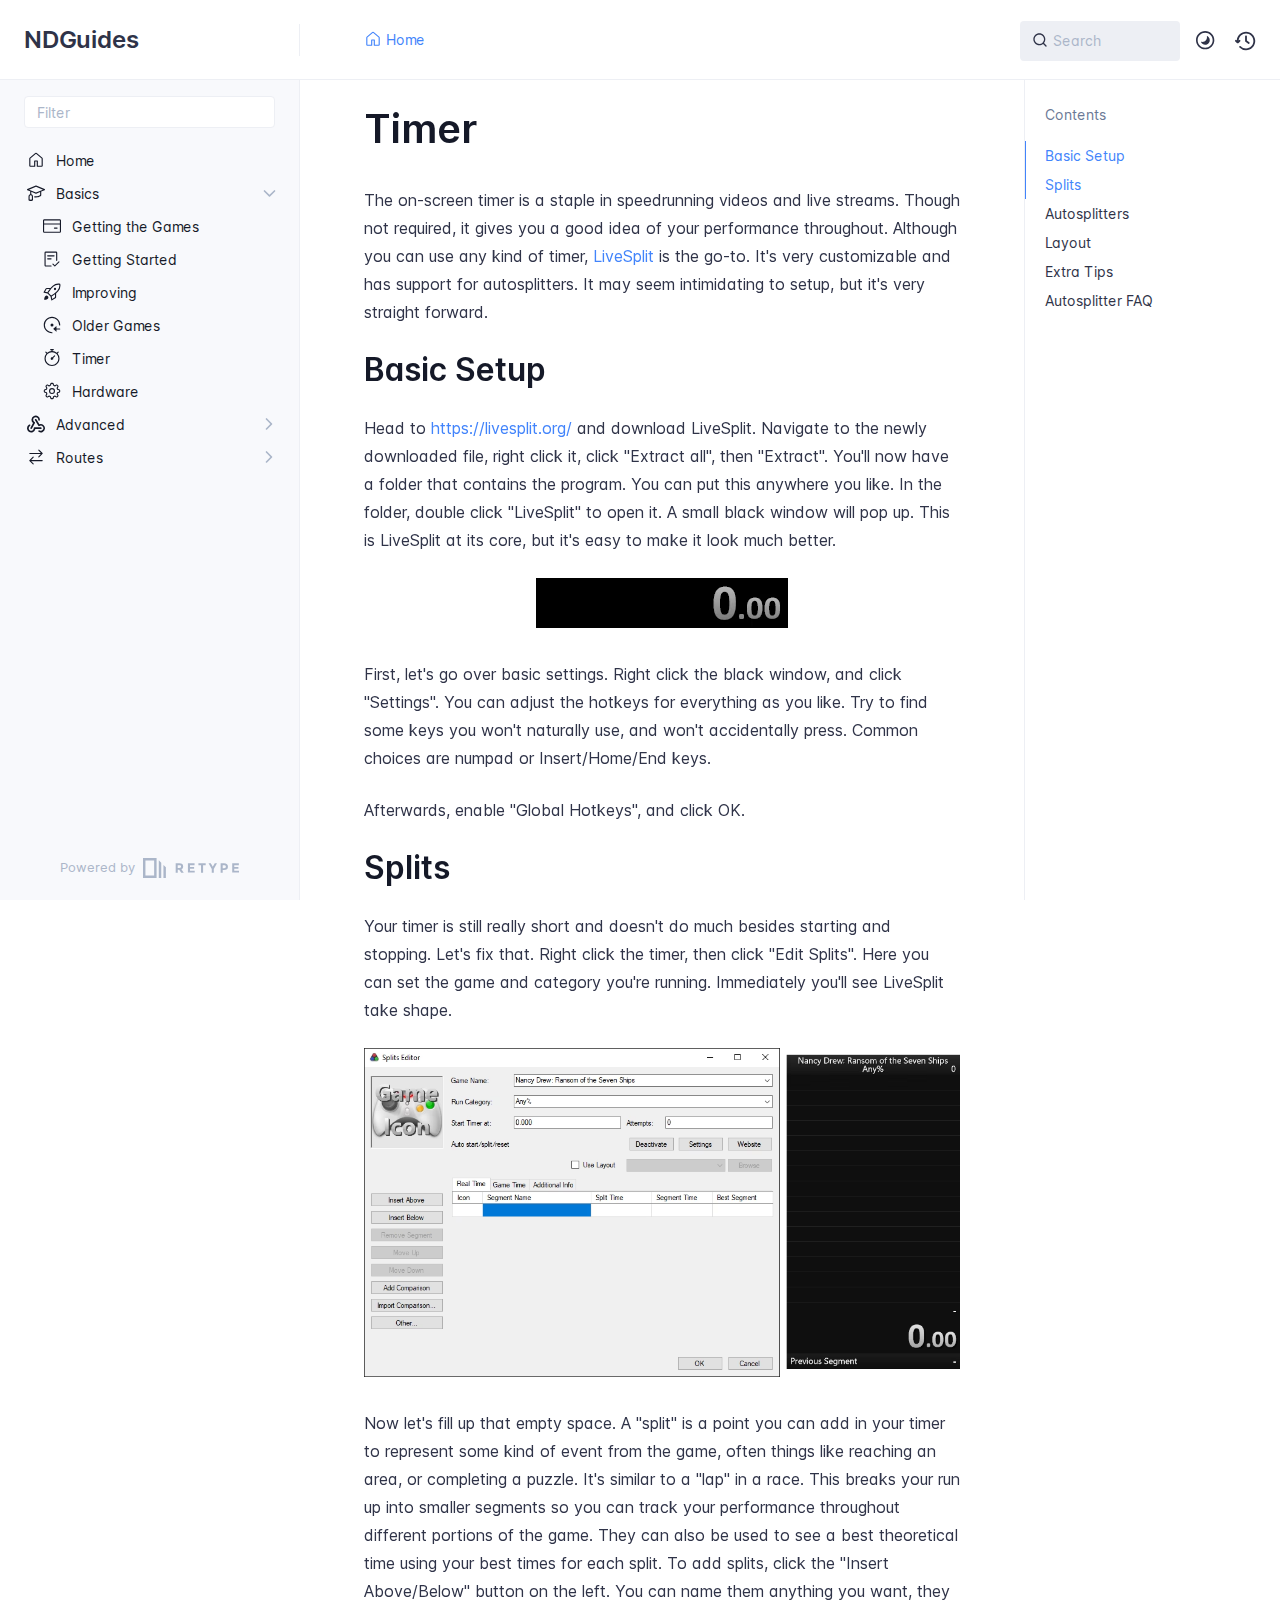
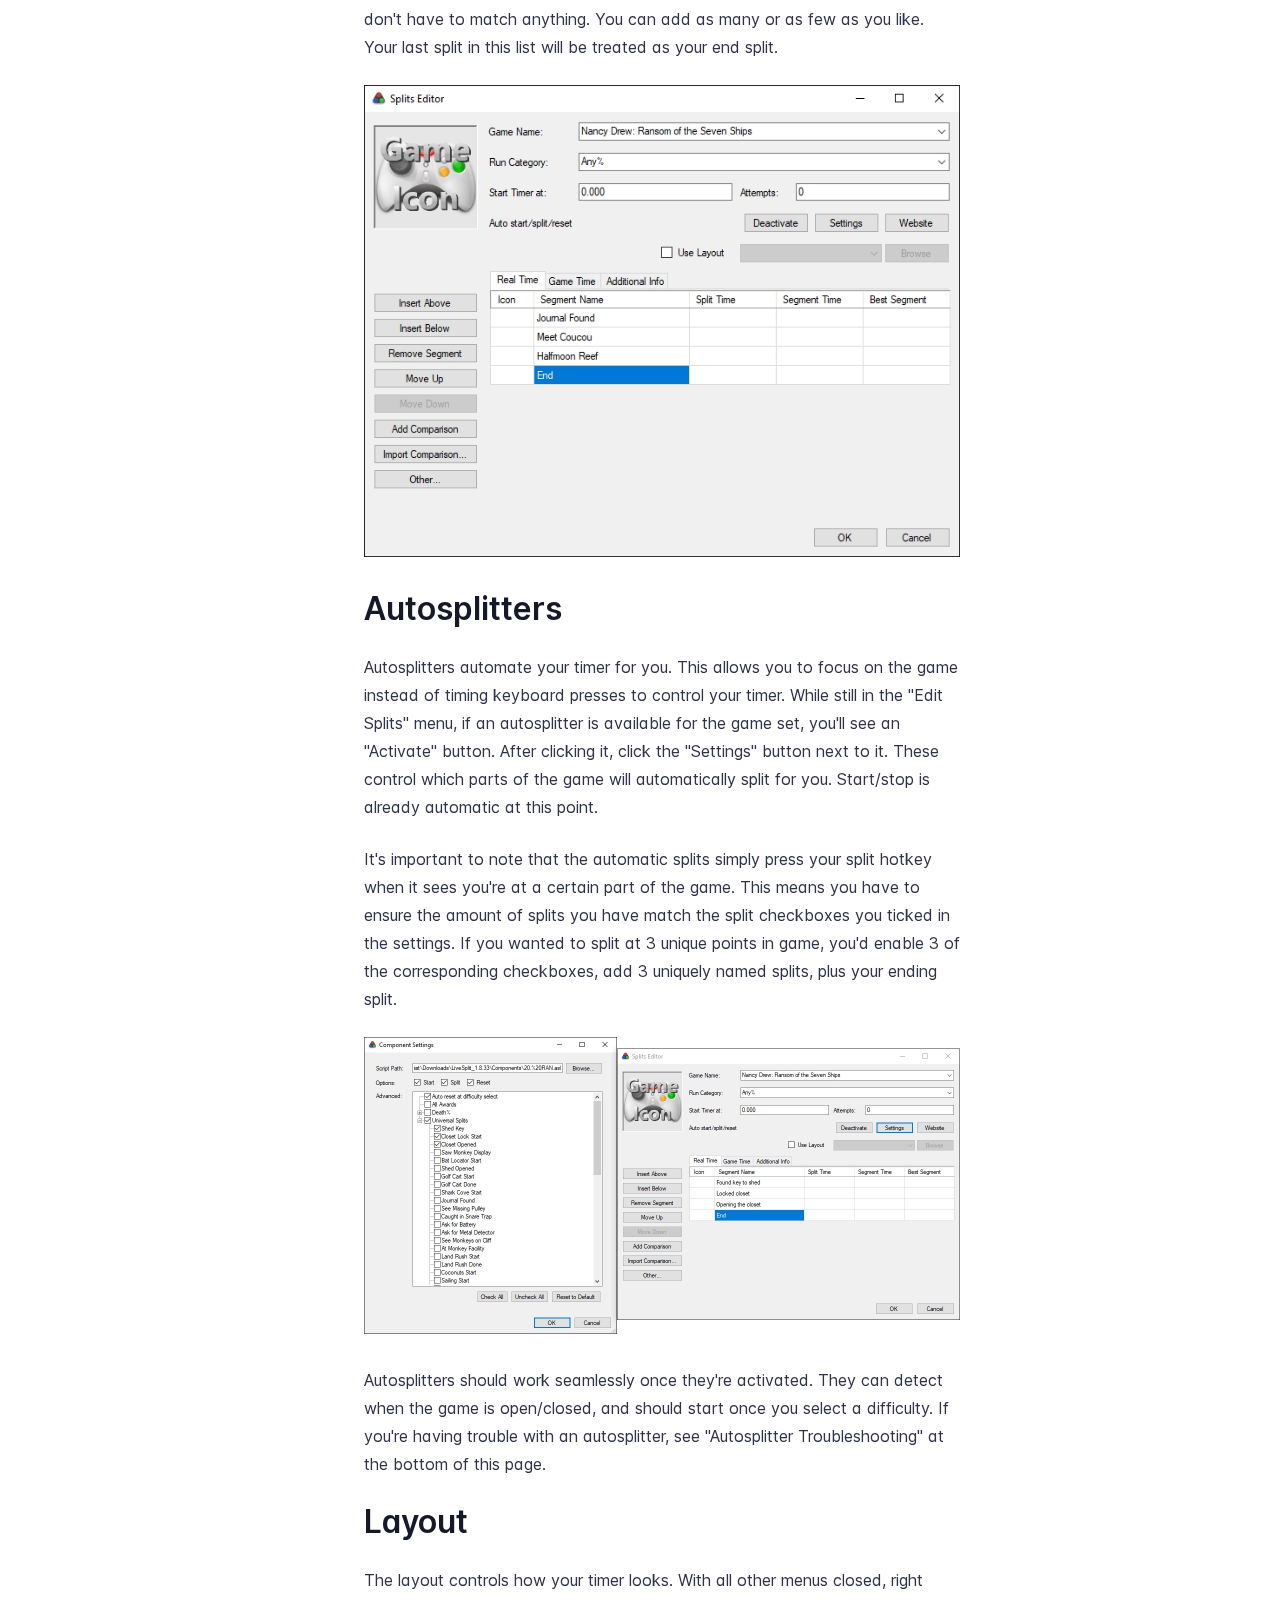
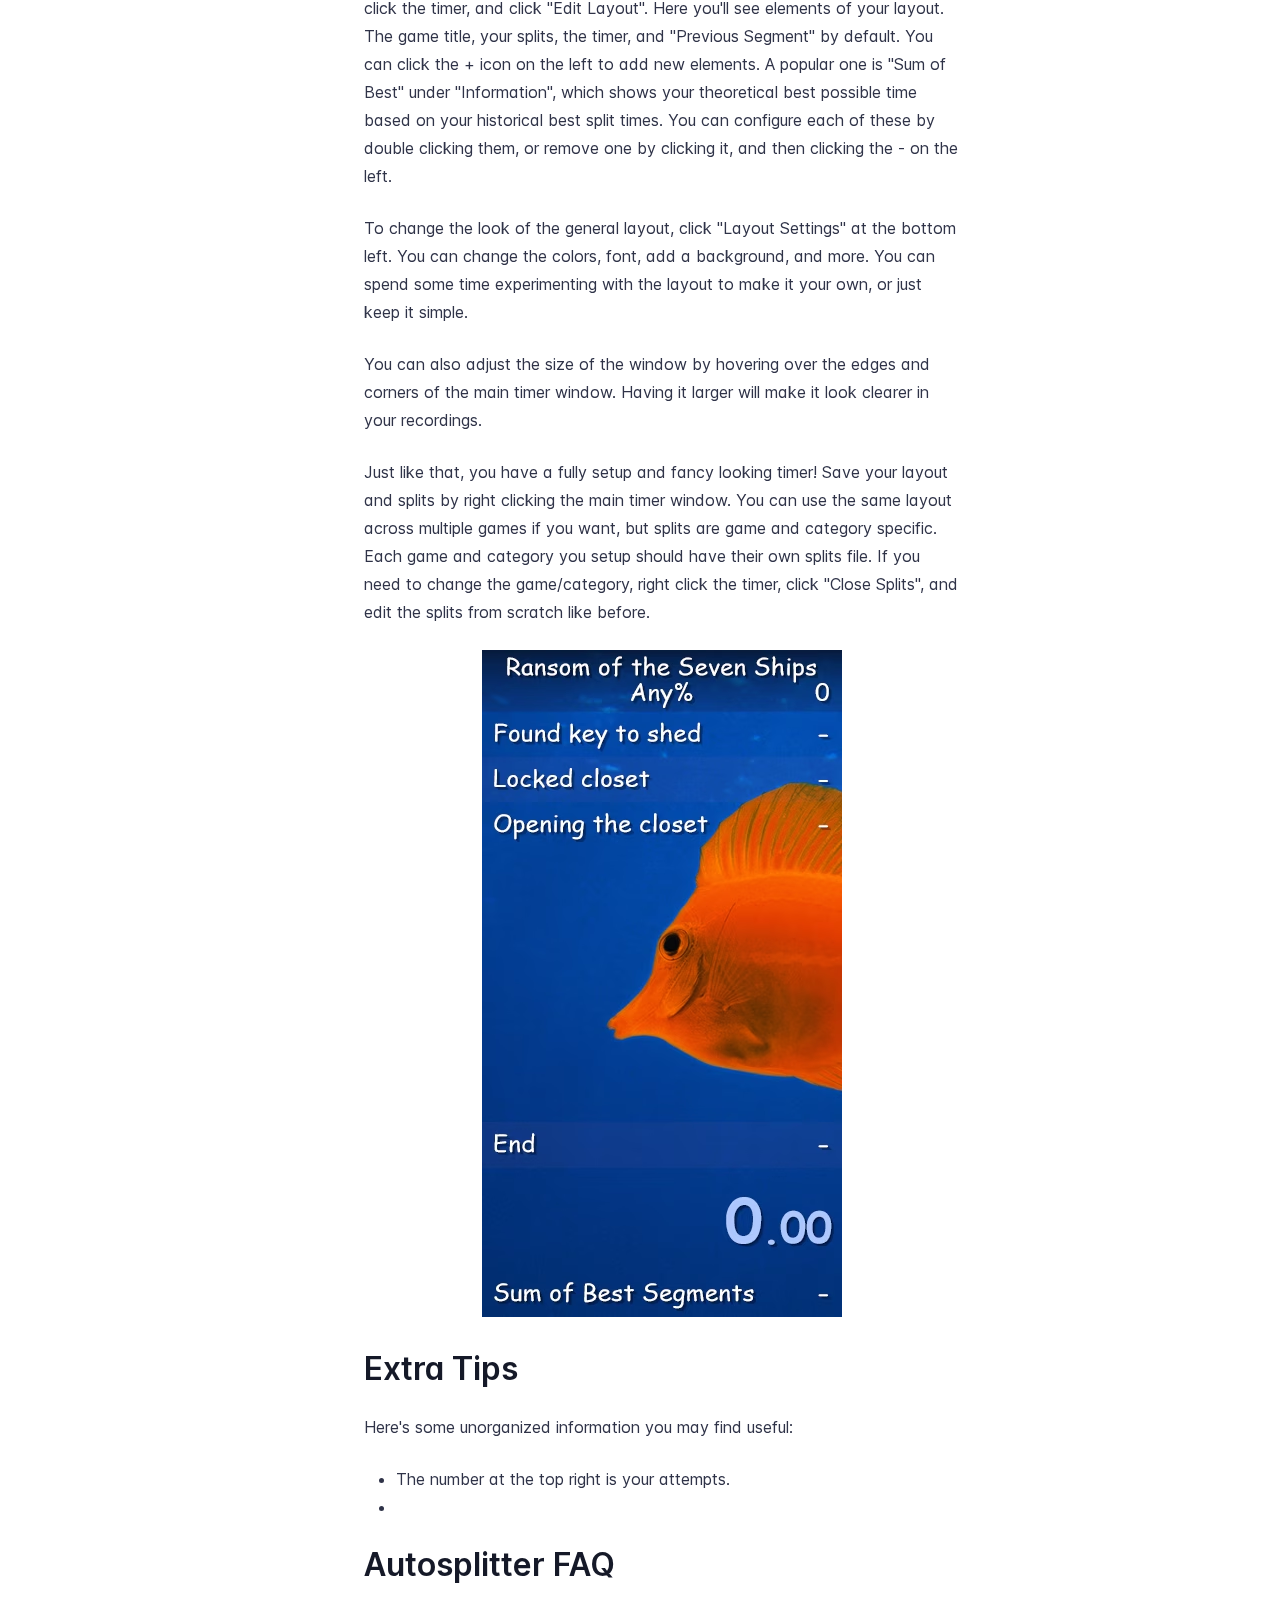
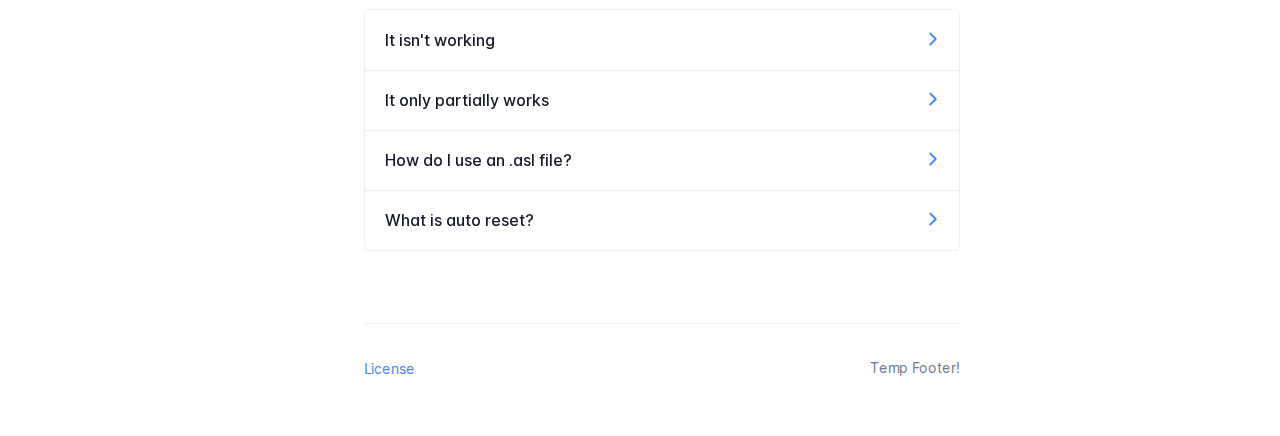
<file: basics/timer/index.html>
<!DOCTYPE html>
<html lang="en" class="h-full">
<head>
    <meta charset="UTF-8">
    <meta name="viewport" content="width=device-width,initial-scale=1">
    <meta name="turbo-root" content="/ndguides">
    <meta name="turbo-cache-control" content="no-cache" data-turbo-track="reload" data-track-token="3.6.0.795033673877">

    <!-- See retype.com -->
    <meta name="generator" content="Retype 3.6.0">

    <!-- Primary Meta Tags -->
    <title>Timer</title>
    <meta name="title" content="Timer">
    <meta name="description" content="The on-screen timer is a staple in speedrunning videos and live streams. Though not required, it gives you a good idea of your performance throughout.">

    <!-- Canonical -->
    <link rel="canonical" href="https://toasterberry.github.io/ndguides/basics/timer/">

    <!-- Open Graph / Facebook -->
    <meta property="og:type" content="website">
    <meta property="og:url" content="https://toasterberry.github.io/ndguides/basics/timer/">
    <meta property="og:title" content="Timer">
    <meta property="og:description" content="The on-screen timer is a staple in speedrunning videos and live streams. Though not required, it gives you a good idea of your performance throughout.">

    <!-- Twitter -->
    <meta property="twitter:card" content="summary_large_image">
    <meta property="twitter:url" content="https://toasterberry.github.io/ndguides/basics/timer/">
    <meta property="twitter:title" content="Timer">
    <meta property="twitter:description" content="The on-screen timer is a staple in speedrunning videos and live streams. Though not required, it gives you a good idea of your performance throughout.">

    <script data-cfasync="false">(function () { var el = document.documentElement, m = localStorage.getItem("doc_theme"), wm = window.matchMedia; if (m === "dark" || (!m && wm && wm("(prefers-color-scheme: dark)").matches)) { el.classList.add("dark") } else { el.classList.remove("dark") } })();</script>

    <link href="../../resources/css/retype.css?v=3.6.0.795033673877" rel="stylesheet">

    <script data-cfasync="false" src="../../resources/js/config.js?v=3.6.0.795033673877" data-turbo-eval="false" defer></script>
    <script data-cfasync="false" src="../../resources/js/retype.js?v=3.6.0" data-turbo-eval="false" defer></script>
    <script id="lunr-js" data-cfasync="false" src="../../resources/js/lunr.js?v=3.6.0.795033673877" data-turbo-eval="false" defer></script>
</head>
<body>
    <div id="docs-app" class="relative text-base antialiased text-gray-700 bg-white font-body dark:bg-dark-850 dark:text-dark-300">
        <div class="absolute bottom-0 left-0 bg-gray-100 dark:bg-dark-800" style="top: 5rem; right: 50%"></div>
    
        <header id="docs-site-header" class="sticky top-0 z-30 flex w-full h-16 bg-white border-b border-gray-200 md:h-20 dark:bg-dark-850 dark:border-dark-650">
            <div class="container relative flex items-center justify-between pr-6 grow md:justify-start">
                <!-- Mobile menu button skeleton -->
                <button v-cloak class="skeleton docs-mobile-menu-button flex items-center justify-center shrink-0 overflow-hidden dark:text-white focus:outline-none rounded-full w-10 h-10 ml-3.5 md:hidden"><svg xmlns="http://www.w3.org/2000/svg" class="mb-px shrink-0" width="24" height="24" viewBox="0 0 24 24" role="presentation" style="margin-bottom: 0px;"><g fill="currentColor"><path d="M2 4h20v2H2zM2 11h20v2H2zM2 18h20v2H2z"></path></g></svg></button>
                <div v-cloak id="docs-sidebar-toggle"></div>
        
                <!-- Logo -->
                <div class="flex items-center justify-between h-full py-2 md:w-75">
                    <div class="flex items-center px-2 md:px-6">
                        <a id="docs-site-logo" href="../../" class="flex items-center leading-snug text-2xl">
                            <span class="dark:text-white font-semibold line-clamp-1 md:line-clamp-2">NDGuides</span>
                        </a>
                    </div>
        
                    <span class="hidden h-8 border-r md:inline-block dark:border-dark-650"></span>
                </div>
        
                <div class="flex justify-between md:grow">
                    <!-- Top Nav -->
                    <nav class="hidden md:flex">
                        <ul class="flex flex-col mb-4 md:pl-16 md:mb-0 md:flex-row md:items-center">
                            <li class="mr-6">
                                <a class="py-2 md:mb-0 inline-flex items-center text-sm whitespace-nowrap transition-colors duration-200 ease-linear md:text-blue-500 dark:text-blue-400 hover:text-blue-800 dark:hover:text-blue-200" href="../../">
                                    <svg xmlns="http://www.w3.org/2000/svg" class="mb-px mr-1" width="18" height="18" viewBox="0 0 24 24" role="presentation">
                                        <g fill="currentColor">
                                            <path d="M11.03 2.59a1.501 1.501 0 0 1 1.94 0l7.5 6.363a1.5 1.5 0 0 1 .53 1.144V19.5a1.5 1.5 0 0 1-1.5 1.5h-5.75a.75.75 0 0 1-.75-.75V14h-2v6.25a.75.75 0 0 1-.75.75H4.5A1.5 1.5 0 0 1 3 19.5v-9.403c0-.44.194-.859.53-1.144ZM12 3.734l-7.5 6.363V19.5h5v-6.25a.75.75 0 0 1 .75-.75h3.5a.75.75 0 0 1 .75.75v6.25h5v-9.403Z"/>
                                        </g>
                                    </svg>
                                    <span>Home</span>
                                </a>
                            </li>
        
                        </ul>
                    </nav>
        
                    <!-- Header Right Skeleton -->
                    <div v-cloak class="flex justify-end grow skeleton">
        
                        <!-- Search input mock -->
                        <div class="relative hidden w-40 lg:block lg:max-w-sm lg:ml-auto">
                            <div class="absolute flex items-center justify-center h-full pl-3 dark:text-dark-300">
                                <svg xmlns="http://www.w3.org/2000/svg" class="icon-base" width="16" height="16" viewBox="0 0 24 24" aria-labelledby="icon" role="presentation" style="margin-bottom: 1px;"><g fill="currentColor" ><path d="M21.71 20.29l-3.68-3.68A8.963 8.963 0 0020 11c0-4.96-4.04-9-9-9s-9 4.04-9 9 4.04 9 9 9c2.12 0 4.07-.74 5.61-1.97l3.68 3.68c.2.19.45.29.71.29s.51-.1.71-.29c.39-.39.39-1.03 0-1.42zM4 11c0-3.86 3.14-7 7-7s7 3.14 7 7c0 1.92-.78 3.66-2.04 4.93-.01.01-.02.01-.02.01-.01.01-.01.01-.01.02A6.98 6.98 0 0111 18c-3.86 0-7-3.14-7-7z" ></path></g></svg>
                            </div>
                            <input class="w-full h-10 placeholder-gray-400 transition-colors duration-200 ease-in bg-gray-200 border border-transparent rounded md:text-sm hover:bg-white hover:border-gray-300 focus:outline-none focus:bg-white focus:border-gray-500 dark:bg-dark-600 dark:border-dark-600 dark:placeholder-dark-400" style="padding: 0.625rem 0.75rem 0.625rem 2rem" type="text" placeholder="Search">
                        </div>
        
                        <!-- Mobile search button -->
                        <div class="flex items-center justify-center w-10 h-10 lg:hidden">
                            <svg xmlns="http://www.w3.org/2000/svg" class="shrink-0 icon-base" width="20" height="20" viewBox="0 0 24 24" aria-labelledby="icon" role="presentation" style="margin-bottom: 0px;"><g fill="currentColor" ><path d="M21.71 20.29l-3.68-3.68A8.963 8.963 0 0020 11c0-4.96-4.04-9-9-9s-9 4.04-9 9 4.04 9 9 9c2.12 0 4.07-.74 5.61-1.97l3.68 3.68c.2.19.45.29.71.29s.51-.1.71-.29c.39-.39.39-1.03 0-1.42zM4 11c0-3.86 3.14-7 7-7s7 3.14 7 7c0 1.92-.78 3.66-2.04 4.93-.01.01-.02.01-.02.01-.01.01-.01.01-.01.02A6.98 6.98 0 0111 18c-3.86 0-7-3.14-7-7z" ></path></g></svg>
                        </div>
        
                        <!-- Dark mode switch placeholder -->
                        <div class="w-10 h-10 lg:ml-2"></div>
        
                        <!-- History button -->
                        <div class="flex items-center justify-center w-10 h-10" style="margin-right: -0.625rem;">
                            <svg xmlns="http://www.w3.org/2000/svg" class="shrink-0 icon-base" width="22" height="22" viewBox="0 0 24 24" aria-labelledby="icon" role="presentation" style="margin-bottom: 0px;"><g fill="currentColor" ><g ><path d="M12.01 6.01c-.55 0-1 .45-1 1V12a1 1 0 00.4.8l3 2.22a.985.985 0 001.39-.2.996.996 0 00-.21-1.4l-2.6-1.92V7.01c.02-.55-.43-1-.98-1z"></path><path d="M12.01 1.91c-5.33 0-9.69 4.16-10.05 9.4l-.29-.26a.997.997 0 10-1.34 1.48l1.97 1.79c.19.17.43.26.67.26s.48-.09.67-.26l1.97-1.79a.997.997 0 10-1.34-1.48l-.31.28c.34-4.14 3.82-7.41 8.05-7.41 4.46 0 8.08 3.63 8.08 8.09s-3.63 8.08-8.08 8.08c-2.18 0-4.22-.85-5.75-2.4a.996.996 0 10-1.42 1.4 10.02 10.02 0 007.17 2.99c5.56 0 10.08-4.52 10.08-10.08.01-5.56-4.52-10.09-10.08-10.09z"></path></g></g></svg>
                        </div>
                    </div>
        
                    <div v-cloak class="flex justify-end grow">
                        <div id="docs-mobile-search-button"></div>
                        <doc-search-desktop></doc-search-desktop>
        
                        <doc-theme-switch class="lg:ml-2"></doc-theme-switch>
                        <doc-history></doc-history>
                    </div>
                </div>
            </div>
        </header>
    
        <div class="container relative flex bg-white">
            <!-- Sidebar Skeleton -->
            <div v-cloak class="fixed flex flex-col shrink-0 duration-300 ease-in-out bg-gray-100 border-gray-200 sidebar top-20 w-75 border-r h-screen md:sticky transition-transform skeleton dark:bg-dark-800 dark:border-dark-650">
            
                <!-- Render this div, if config.showSidebarFilter is `true` -->
                <div class="flex items-center h-16 px-6">
                    <input class="w-full h-8 px-3 py-2 transition-colors duration-200 ease-linear bg-white border border-gray-200 rounded shadow-none text-sm focus:outline-none focus:border-gray-600 dark:bg-dark-600 dark:border-dark-600" type="text" placeholder="Filter">
                </div>
            
                <div class="pl-6 mt-1 mb-4">
                    <div class="w-32 h-3 mb-4 bg-gray-200 rounded-full loading dark:bg-dark-600"></div>
                    <div class="w-48 h-3 mb-4 bg-gray-200 rounded-full loading dark:bg-dark-600"></div>
                    <div class="w-40 h-3 mb-4 bg-gray-200 rounded-full loading dark:bg-dark-600"></div>
                    <div class="w-32 h-3 mb-4 bg-gray-200 rounded-full loading dark:bg-dark-600"></div>
                    <div class="w-48 h-3 mb-4 bg-gray-200 rounded-full loading dark:bg-dark-600"></div>
                    <div class="w-40 h-3 mb-4 bg-gray-200 rounded-full loading dark:bg-dark-600"></div>
                </div>
            
                <div class="shrink-0 mt-auto bg-transparent dark:border-dark-650">
                    <a class="flex items-center justify-center flex-nowrap h-16 text-gray-400 dark:text-dark-400 hover:text-gray-700 dark:hover:text-dark-300 transition-colors duration-150 ease-in docs-powered-by" target="_blank" href="https://retype.com/" rel="noopener">
                        <span class="text-xs whitespace-nowrap">Powered by</span>
                        <svg xmlns="http://www.w3.org/2000/svg" class="ml-2" fill="currentColor" width="96" height="20" overflow="visible"><path d="M0 0v20h13.59V0H0zm11.15 17.54H2.44V2.46h8.71v15.08zM15.8 20h2.44V4.67L15.8 2.22zM20.45 6.89V20h2.44V9.34z"/><g><path d="M40.16 8.44c0 1.49-.59 2.45-1.75 2.88l2.34 3.32h-2.53l-2.04-2.96h-1.43v2.96h-2.06V5.36h3.5c1.43 0 2.46.24 3.07.73s.9 1.27.9 2.35zm-2.48 1.1c.26-.23.38-.59.38-1.09 0-.5-.13-.84-.4-1.03s-.73-.28-1.39-.28h-1.54v2.75h1.5c.72 0 1.2-.12 1.45-.35zM51.56 5.36V7.2h-4.59v1.91h4.13v1.76h-4.13v1.92h4.74v1.83h-6.79V5.36h6.64zM60.09 7.15v7.48h-2.06V7.15h-2.61V5.36h7.28v1.79h-2.61zM70.81 14.64h-2.06v-3.66l-3.19-5.61h2.23l1.99 3.45 1.99-3.45H74l-3.19 5.61v3.66zM83.99 6.19c.65.55.97 1.4.97 2.55s-.33 1.98-1 2.51-1.68.8-3.04.8h-1.23v2.59h-2.06V5.36h3.26c1.42 0 2.45.28 3.1.83zm-1.51 3.65c.25-.28.37-.69.37-1.22s-.16-.92-.48-1.14c-.32-.23-.82-.34-1.5-.34H79.7v3.12h1.38c.68 0 1.15-.14 1.4-.42zM95.85 5.36V7.2h-4.59v1.91h4.13v1.76h-4.13v1.92H96v1.83h-6.79V5.36h6.64z"/></g></svg>
                    </a>
                </div>
            </div>
            
            <!-- Sidebar component -->
            <doc-sidebar v-cloak>
                <template #sidebar-footer>
                    <div class="shrink-0 mt-auto border-t md:bg-transparent md:border-none dark:border-dark-650">
            
                        <div class="py-3 px-6 md:hidden border-b dark:border-dark-650">
                            <nav>
                                <ul class="flex flex-wrap justify-center items-center">
                                    <li class="mr-6">
                                        <a class="block py-1 inline-flex items-center text-sm whitespace-nowrap transition-colors duration-200 ease-linear md:text-blue-500 dark:text-blue-400 hover:text-blue-800 dark:hover:text-blue-200" href="../../">
                                            <svg xmlns="http://www.w3.org/2000/svg" class="mb-px mr-1" width="18" height="18" viewBox="0 0 24 24" role="presentation">
                                                <g fill="currentColor">
                                                    <path d="M11.03 2.59a1.501 1.501 0 0 1 1.94 0l7.5 6.363a1.5 1.5 0 0 1 .53 1.144V19.5a1.5 1.5 0 0 1-1.5 1.5h-5.75a.75.75 0 0 1-.75-.75V14h-2v6.25a.75.75 0 0 1-.75.75H4.5A1.5 1.5 0 0 1 3 19.5v-9.403c0-.44.194-.859.53-1.144ZM12 3.734l-7.5 6.363V19.5h5v-6.25a.75.75 0 0 1 .75-.75h3.5a.75.75 0 0 1 .75.75v6.25h5v-9.403Z"/>
                                                </g>
                                            </svg>
                                            <span>Home</span>
                                        </a>
                                    </li>
            
                                </ul>
                            </nav>
                        </div>
            
                        <a class="flex items-center justify-center flex-nowrap h-16 text-gray-400 dark:text-dark-400 hover:text-gray-700 dark:hover:text-dark-300 transition-colors duration-150 ease-in docs-powered-by" target="_blank" href="https://retype.com/" rel="noopener">
                            <span class="text-xs whitespace-nowrap">Powered by</span>
                            <svg xmlns="http://www.w3.org/2000/svg" class="ml-2" fill="currentColor" width="96" height="20" overflow="visible"><path d="M0 0v20h13.59V0H0zm11.15 17.54H2.44V2.46h8.71v15.08zM15.8 20h2.44V4.67L15.8 2.22zM20.45 6.89V20h2.44V9.34z"/><g><path d="M40.16 8.44c0 1.49-.59 2.45-1.75 2.88l2.34 3.32h-2.53l-2.04-2.96h-1.43v2.96h-2.06V5.36h3.5c1.43 0 2.46.24 3.07.73s.9 1.27.9 2.35zm-2.48 1.1c.26-.23.38-.59.38-1.09 0-.5-.13-.84-.4-1.03s-.73-.28-1.39-.28h-1.54v2.75h1.5c.72 0 1.2-.12 1.45-.35zM51.56 5.36V7.2h-4.59v1.91h4.13v1.76h-4.13v1.92h4.74v1.83h-6.79V5.36h6.64zM60.09 7.15v7.48h-2.06V7.15h-2.61V5.36h7.28v1.79h-2.61zM70.81 14.64h-2.06v-3.66l-3.19-5.61h2.23l1.99 3.45 1.99-3.45H74l-3.19 5.61v3.66zM83.99 6.19c.65.55.97 1.4.97 2.55s-.33 1.98-1 2.51-1.68.8-3.04.8h-1.23v2.59h-2.06V5.36h3.26c1.42 0 2.45.28 3.1.83zm-1.51 3.65c.25-.28.37-.69.37-1.22s-.16-.92-.48-1.14c-.32-.23-.82-.34-1.5-.34H79.7v3.12h1.38c.68 0 1.15-.14 1.4-.42zM95.85 5.36V7.2h-4.59v1.91h4.13v1.76h-4.13v1.92H96v1.83h-6.79V5.36h6.64z"/></g></svg>
                        </a>
                    </div>
                </template>
            </doc-sidebar>
    
            <div class="grow min-w-0 dark:bg-dark-850">
                <!-- Render "toolbar" template here on api pages --><!-- Render page content -->
                <div class="flex">
                    <div class="min-w-0 p-4 grow md:px-16">
                        <main class="relative pb-12 lg:pt-2">
                            <div class="docs-markdown" id="docs-content">
                                <!-- Rendered if sidebar right is enabled -->
                                <div id="docs-sidebar-right-toggle"></div>
                                <!-- Page content  -->
<doc-anchor-target id="timer" class="break-words">
    <h1>
        <doc-anchor-trigger class="header-anchor-trigger" to="#timer">#</doc-anchor-trigger>
        <span>Timer</span>
    </h1>
</doc-anchor-target>
<p>The on-screen timer is a staple in speedrunning videos and live streams. Though not required, it gives you a good idea of your performance throughout. Although you can use any kind of timer, <a href="https://livesplit.org/">LiveSplit</a> is the go-to. It&#x27;s very customizable and has support for autosplitters. It may seem intimidating to setup, but it&#x27;s very straight forward.</p>
<doc-anchor-target id="basic-setup">
    <h2>
        <doc-anchor-trigger class="header-anchor-trigger" to="#basic-setup">#</doc-anchor-trigger>
        <span>Basic Setup</span>
    </h2>
</doc-anchor-target>
<p>Head to <a href="https://livesplit.org/">https://livesplit.org/</a> and download LiveSplit. Navigate to the newly downloaded file, right click it, click &quot;Extract all&quot;, then &quot;Extract&quot;. You&#x27;ll now have a folder that contains the program. You can put this anywhere you like. In the folder, double click &quot;LiveSplit&quot; to open it. A small black window will pop up. This is LiveSplit at its core, but it&#x27;s easy to make it look much better.</p>
<p><figure class="content-center">
    <img src="../../images/timer/livesplitnew.avif" alt="">
    <figcaption class="caption"></figcaption>
</figure>
</p>
<p>First, let&#x27;s go over basic settings. Right click the black window, and click &quot;Settings&quot;. You can adjust the hotkeys for everything as you like. Try to find some keys you won&#x27;t naturally use, and won&#x27;t accidentally press. Common choices are numpad or Insert/Home/End keys.</p>
<p>Afterwards, enable &quot;Global Hotkeys&quot;, and click OK.</p>
<doc-anchor-target id="splits">
    <h2>
        <doc-anchor-trigger class="header-anchor-trigger" to="#splits">#</doc-anchor-trigger>
        <span>Splits</span>
    </h2>
</doc-anchor-target>
<p>Your timer is still really short and doesn&#x27;t do much besides starting and stopping. Let&#x27;s fix that. Right click the timer, then click &quot;Edit Splits&quot;. Here you can set the game and category you&#x27;re running. Immediately you&#x27;ll see LiveSplit take shape.</p>
<p><figure class="content-center">
    <img src="../../images/timer/takingshape.avif" alt="">
    <figcaption class="caption"></figcaption>
</figure>
</p>
<p>Now let&#x27;s fill up that empty space. A &quot;split&quot; is a point you can add in your timer to represent some kind of event from the game, often things like reaching an area, or completing a puzzle. It&#x27;s similar to a &quot;lap&quot; in a race. This breaks your run up into smaller segments so you can track your performance throughout different portions of the game. They can also be used to see a best theoretical time using your best times for each split. To add splits, click the &quot;Insert Above/Below&quot; button on the left. You can name them anything you want, they don&#x27;t have to match anything. You can add as many or as few as you like. Your last split in this list will be treated as your end split.</p>
<p><figure class="content-center">
    <img src="../../images/timer/splitswrittenout.avif" alt="">
    <figcaption class="caption"></figcaption>
</figure>
</p>
<doc-anchor-target id="autosplitters">
    <h2>
        <doc-anchor-trigger class="header-anchor-trigger" to="#autosplitters">#</doc-anchor-trigger>
        <span>Autosplitters</span>
    </h2>
</doc-anchor-target>
<p>Autosplitters automate your timer for you. This allows you to focus on the game instead of timing keyboard presses to control your timer. While still in the &quot;Edit Splits&quot; menu, if an autosplitter is available for the game set, you&#x27;ll see an &quot;Activate&quot; button. After clicking it, click the &quot;Settings&quot; button next to it. These control which parts of the game will automatically split for you. Start/stop is already automatic at this point.</p>
<p>It&#x27;s important to note that the automatic splits simply press your split hotkey when it sees you&#x27;re at a certain part of the game. This means you have to ensure the amount of splits you have match the split checkboxes you ticked in the settings. If you wanted to split at 3 unique points in game, you&#x27;d enable 3 of the corresponding checkboxes, add 3 uniquely named splits, plus your ending split.</p>
<p><figure class="content-center">
    <img src="../../images/timer/autosplittersplits.avif" alt="">
    <figcaption class="caption"></figcaption>
</figure>
</p>
<p>Autosplitters should work seamlessly once they&#x27;re activated. They can detect when the game is open/closed, and should start once you select a difficulty. If you&#x27;re having trouble with an autosplitter, see &quot;Autosplitter Troubleshooting&quot; at the bottom of this page.</p>
<doc-anchor-target id="layout">
    <h2>
        <doc-anchor-trigger class="header-anchor-trigger" to="#layout">#</doc-anchor-trigger>
        <span>Layout</span>
    </h2>
</doc-anchor-target>
<p>The layout controls how your timer looks. With all other menus closed, right click the timer, and click &quot;Edit Layout&quot;. Here you&#x27;ll see elements of your layout. The game title, your splits, the timer, and &quot;Previous Segment&quot; by default. You can click the + icon on the left to add new elements. A popular one is &quot;Sum of Best&quot; under &quot;Information&quot;, which shows your theoretical best possible time based on your historical best split times. You can configure each of these by double clicking them, or remove one by clicking it, and then clicking the - on the left.</p>
<p>To change the look of the general layout, click &quot;Layout Settings&quot; at the bottom left. You can change the colors, font, add a background, and more. You can spend some time experimenting with the layout to make it your own, or just keep it simple.</p>
<p>You can also adjust the size of the window by hovering over the edges and corners of the main timer window. Having it larger will make it look clearer in your recordings.</p>
<p>Just like that, you have a fully setup and fancy looking timer! Save your layout and splits by right clicking the main timer window. You can use the same layout across multiple games if you want, but splits are game and category specific. Each game and category you setup should have their own splits file. If you need to change the game/category, right click the timer, click &quot;Close Splits&quot;, and edit the splits from scratch like before.</p>
<p><figure class="content-center">
    <img src="../../images/timer/customized.avif" alt="">
    <figcaption class="caption"></figcaption>
</figure>
</p>
<doc-anchor-target id="extra-tips">
    <h2>
        <doc-anchor-trigger class="header-anchor-trigger" to="#extra-tips">#</doc-anchor-trigger>
        <span>Extra Tips</span>
    </h2>
</doc-anchor-target>
<p>Here&#x27;s some unorganized information you may find useful:</p>
<ul>
<li>The number at the top right is your attempts.</li>
<li></li>
</ul>
<doc-anchor-target id="autosplitter-faq">
    <h2>
        <doc-anchor-trigger class="header-anchor-trigger" to="#autosplitter-faq">#</doc-anchor-trigger>
        <span>Autosplitter FAQ</span>
    </h2>
</doc-anchor-target>
<doc-panels>
   <doc-panel id="it-isn-t-working" collapsed>
       <template #title>It isn&#x27;t working</template>
<p>Typically this is because the autosplitter lacks compatibility with your version. Many autosplitters were made only with access to the disc versions, and steam versions usually won&#x27;t immediately work them. You can get support for other versions added by joining the Nancy Drew Speedrunning Discord server and asking about it in the game&#x27;s appropriate channel.</p>
   </doc-panel>
   <doc-panel id="it-only-partially-works" collapsed>
       <template #title>It only partially works</template>
<p>Partial functionality usually happens when you accidentally have two autosplitters at once, such as one from the splits menu, and one from a local file added with the layout menu. Disable/remove the extra one. If you&#x27;re still experiencing inconsistency, ask about it in the Nancy Drew Speedrunning Discord server.</p>
   </doc-panel>
   <doc-panel id="how-do-i-use-an-asl-file" collapsed>
       <template #title>How do I use an .asl file?</template>
<p>Right click your timer, click &quot;Edit Layout&quot;, click the + at the top left, hover over &quot;control&quot;, click &quot;Scriptable Auto Splitter&quot; to add it to the list. Double click it in the list, click &quot;Browse&quot; and find the .asl you downloaded. Configuration now is the same as before.</p>
   </doc-panel>
   <doc-panel id="what-is-auto-reset" collapsed>
       <template #title>What is auto reset?</template>
<p>Auto reset will automatically reset your timer at the difficulty select screen under certain circumstances. This is useful if you&#x27;re resetting a lot at the start of a run. It won&#x27;t activate if you already completed a run and haven&#x27;t manually reset your timer, or if you got a new best split.</p>
   </doc-panel>
</doc-panels>

                                
                                <!-- Required only on API pages -->
                                <doc-toolbar-member-filter-no-results></doc-toolbar-member-filter-no-results>
                            </div>
                            <footer class="clear-both">
                            
                            </footer>
                        </main>
                
                        <div class="border-t dark:border-dark-650 pt-6 mb-8">
                            <footer class="flex flex-wrap items-center justify-between">
                                <div>
                                    <ul class="flex flex-wrap items-center text-sm">
                                        <li>
                                            <a class="block mr-4 py-2 text-sm whitespace-nowrap transition-colors duration-200 ease-linear text-blue-500 dark:text-blue-400 hover:text-blue-800 dark:hover:text-blue-200 md:mb-0" href="license.md">License</a>
                                        </li>
                                    </ul>
                                </div>
                                <div class="docs-copyright py-2 text-gray-500 dark:text-dark-350 text-sm leading-relaxed"><p>Temp Footer!</p></div>
                            </footer>
                        </div>
                    </div>
                
                    <!-- Rendered if sidebar right is enabled -->
                    <!-- Sidebar right skeleton-->
                    <div v-cloak class="fixed top-0 bottom-0 right-0 translate-x-full bg-white border-gray-200 lg:sticky lg:border-l lg:shrink-0 lg:pt-6 lg:transform-none sm:w-1/2 lg:w-64 lg:z-0 md:w-104 sidebar-right skeleton dark:bg-dark-850 dark:border-dark-650">
                        <div class="pl-5">
                            <div class="w-32 h-3 mb-4 bg-gray-200 dark:bg-dark-600 rounded-full loading"></div>
                            <div class="w-48 h-3 mb-4 bg-gray-200 dark:bg-dark-600 rounded-full loading"></div>
                            <div class="w-40 h-3 mb-4 bg-gray-200 dark:bg-dark-600 rounded-full loading"></div>
                        </div>
                    </div>
                
                    <!-- User should be able to hide sidebar right -->
                    <doc-sidebar-right v-cloak></doc-sidebar-right>
                </div>

            </div>
        </div>
    
        <doc-search-mobile></doc-search-mobile>
        <doc-back-to-top></doc-back-to-top>
    </div>


    <div id="docs-overlay-target"></div>

    <script data-cfasync="false">window.__DOCS__ = { "title": "Timer", level: 2, icon: "file", hasPrism: false, hasMermaid: false, hasMath: false, tocDepth: 23 }</script>
</body>
</html>
</file>
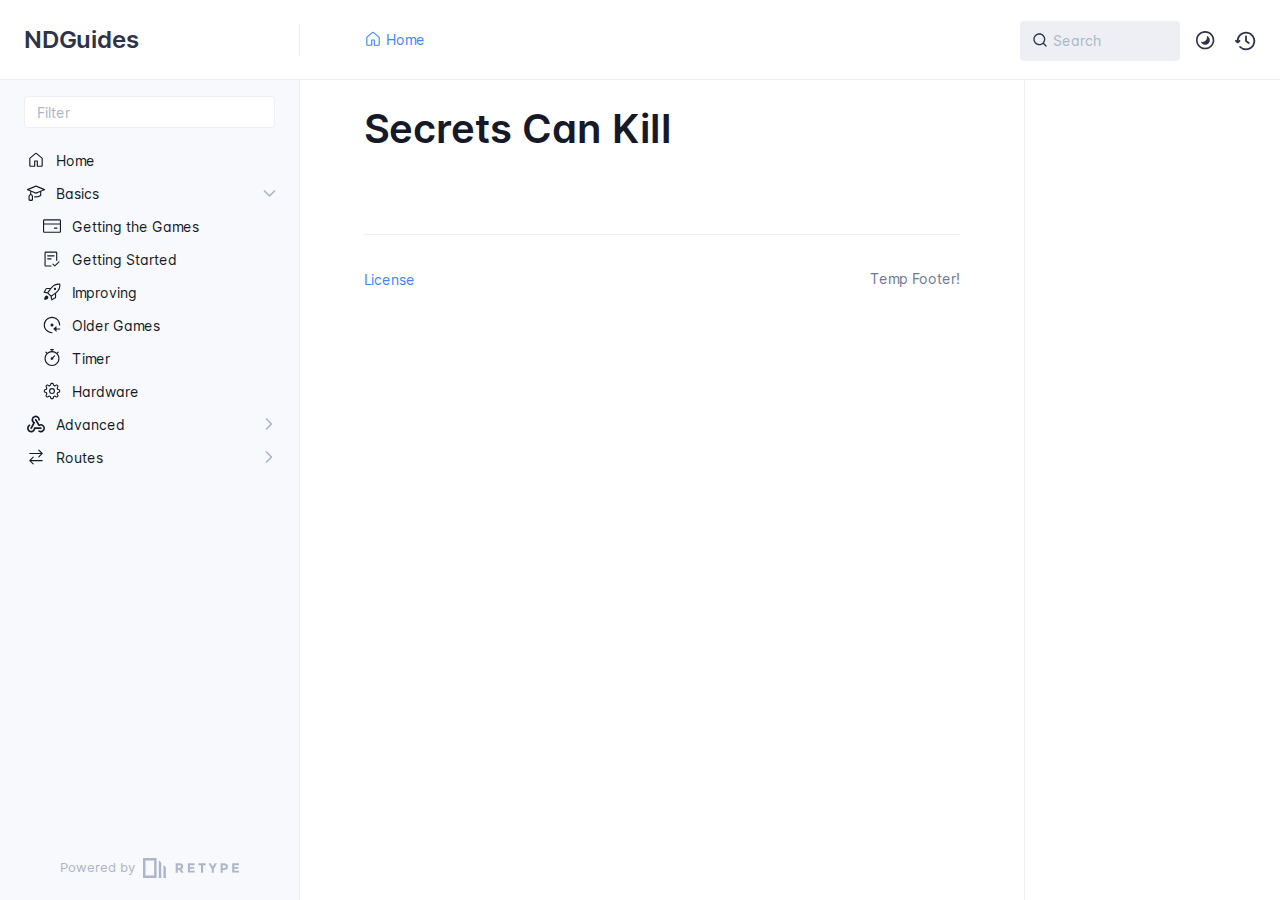
<file: routes/sck/index.html>
<!DOCTYPE html>
<html lang="en" class="h-full">
<head>
    <meta charset="UTF-8">
    <meta name="viewport" content="width=device-width,initial-scale=1">
    <meta name="turbo-root" content="/ndguides">
    <meta name="turbo-cache-control" content="no-cache" data-turbo-track="reload" data-track-token="3.6.0.795033673877">

    <!-- See retype.com -->
    <meta name="generator" content="Retype 3.6.0">

    <!-- Primary Meta Tags -->
    <title>Secrets Can Kill</title>
    <meta name="title" content="Secrets Can Kill">

    <!-- Canonical -->
    <link rel="canonical" href="https://toasterberry.github.io/ndguides/routes/sck/">

    <!-- Open Graph / Facebook -->
    <meta property="og:type" content="website">
    <meta property="og:url" content="https://toasterberry.github.io/ndguides/routes/sck/">
    <meta property="og:title" content="Secrets Can Kill">

    <!-- Twitter -->
    <meta property="twitter:card" content="summary_large_image">
    <meta property="twitter:url" content="https://toasterberry.github.io/ndguides/routes/sck/">
    <meta property="twitter:title" content="Secrets Can Kill">

    <script data-cfasync="false">(function () { var el = document.documentElement, m = localStorage.getItem("doc_theme"), wm = window.matchMedia; if (m === "dark" || (!m && wm && wm("(prefers-color-scheme: dark)").matches)) { el.classList.add("dark") } else { el.classList.remove("dark") } })();</script>

    <link href="../../resources/css/retype.css?v=3.6.0.795033673877" rel="stylesheet">

    <script data-cfasync="false" src="../../resources/js/config.js?v=3.6.0.795033673877" data-turbo-eval="false" defer></script>
    <script data-cfasync="false" src="../../resources/js/retype.js?v=3.6.0" data-turbo-eval="false" defer></script>
    <script id="lunr-js" data-cfasync="false" src="../../resources/js/lunr.js?v=3.6.0.795033673877" data-turbo-eval="false" defer></script>
</head>
<body>
    <div id="docs-app" class="relative text-base antialiased text-gray-700 bg-white font-body dark:bg-dark-850 dark:text-dark-300">
        <div class="absolute bottom-0 left-0 bg-gray-100 dark:bg-dark-800" style="top: 5rem; right: 50%"></div>
    
        <header id="docs-site-header" class="sticky top-0 z-30 flex w-full h-16 bg-white border-b border-gray-200 md:h-20 dark:bg-dark-850 dark:border-dark-650">
            <div class="container relative flex items-center justify-between pr-6 grow md:justify-start">
                <!-- Mobile menu button skeleton -->
                <button v-cloak class="skeleton docs-mobile-menu-button flex items-center justify-center shrink-0 overflow-hidden dark:text-white focus:outline-none rounded-full w-10 h-10 ml-3.5 md:hidden"><svg xmlns="http://www.w3.org/2000/svg" class="mb-px shrink-0" width="24" height="24" viewBox="0 0 24 24" role="presentation" style="margin-bottom: 0px;"><g fill="currentColor"><path d="M2 4h20v2H2zM2 11h20v2H2zM2 18h20v2H2z"></path></g></svg></button>
                <div v-cloak id="docs-sidebar-toggle"></div>
        
                <!-- Logo -->
                <div class="flex items-center justify-between h-full py-2 md:w-75">
                    <div class="flex items-center px-2 md:px-6">
                        <a id="docs-site-logo" href="../../" class="flex items-center leading-snug text-2xl">
                            <span class="dark:text-white font-semibold line-clamp-1 md:line-clamp-2">NDGuides</span>
                        </a>
                    </div>
        
                    <span class="hidden h-8 border-r md:inline-block dark:border-dark-650"></span>
                </div>
        
                <div class="flex justify-between md:grow">
                    <!-- Top Nav -->
                    <nav class="hidden md:flex">
                        <ul class="flex flex-col mb-4 md:pl-16 md:mb-0 md:flex-row md:items-center">
                            <li class="mr-6">
                                <a class="py-2 md:mb-0 inline-flex items-center text-sm whitespace-nowrap transition-colors duration-200 ease-linear md:text-blue-500 dark:text-blue-400 hover:text-blue-800 dark:hover:text-blue-200" href="../../">
                                    <svg xmlns="http://www.w3.org/2000/svg" class="mb-px mr-1" width="18" height="18" viewBox="0 0 24 24" role="presentation">
                                        <g fill="currentColor">
                                            <path d="M11.03 2.59a1.501 1.501 0 0 1 1.94 0l7.5 6.363a1.5 1.5 0 0 1 .53 1.144V19.5a1.5 1.5 0 0 1-1.5 1.5h-5.75a.75.75 0 0 1-.75-.75V14h-2v6.25a.75.75 0 0 1-.75.75H4.5A1.5 1.5 0 0 1 3 19.5v-9.403c0-.44.194-.859.53-1.144ZM12 3.734l-7.5 6.363V19.5h5v-6.25a.75.75 0 0 1 .75-.75h3.5a.75.75 0 0 1 .75.75v6.25h5v-9.403Z"/>
                                        </g>
                                    </svg>
                                    <span>Home</span>
                                </a>
                            </li>
        
                        </ul>
                    </nav>
        
                    <!-- Header Right Skeleton -->
                    <div v-cloak class="flex justify-end grow skeleton">
        
                        <!-- Search input mock -->
                        <div class="relative hidden w-40 lg:block lg:max-w-sm lg:ml-auto">
                            <div class="absolute flex items-center justify-center h-full pl-3 dark:text-dark-300">
                                <svg xmlns="http://www.w3.org/2000/svg" class="icon-base" width="16" height="16" viewBox="0 0 24 24" aria-labelledby="icon" role="presentation" style="margin-bottom: 1px;"><g fill="currentColor" ><path d="M21.71 20.29l-3.68-3.68A8.963 8.963 0 0020 11c0-4.96-4.04-9-9-9s-9 4.04-9 9 4.04 9 9 9c2.12 0 4.07-.74 5.61-1.97l3.68 3.68c.2.19.45.29.71.29s.51-.1.71-.29c.39-.39.39-1.03 0-1.42zM4 11c0-3.86 3.14-7 7-7s7 3.14 7 7c0 1.92-.78 3.66-2.04 4.93-.01.01-.02.01-.02.01-.01.01-.01.01-.01.02A6.98 6.98 0 0111 18c-3.86 0-7-3.14-7-7z" ></path></g></svg>
                            </div>
                            <input class="w-full h-10 placeholder-gray-400 transition-colors duration-200 ease-in bg-gray-200 border border-transparent rounded md:text-sm hover:bg-white hover:border-gray-300 focus:outline-none focus:bg-white focus:border-gray-500 dark:bg-dark-600 dark:border-dark-600 dark:placeholder-dark-400" style="padding: 0.625rem 0.75rem 0.625rem 2rem" type="text" placeholder="Search">
                        </div>
        
                        <!-- Mobile search button -->
                        <div class="flex items-center justify-center w-10 h-10 lg:hidden">
                            <svg xmlns="http://www.w3.org/2000/svg" class="shrink-0 icon-base" width="20" height="20" viewBox="0 0 24 24" aria-labelledby="icon" role="presentation" style="margin-bottom: 0px;"><g fill="currentColor" ><path d="M21.71 20.29l-3.68-3.68A8.963 8.963 0 0020 11c0-4.96-4.04-9-9-9s-9 4.04-9 9 4.04 9 9 9c2.12 0 4.07-.74 5.61-1.97l3.68 3.68c.2.19.45.29.71.29s.51-.1.71-.29c.39-.39.39-1.03 0-1.42zM4 11c0-3.86 3.14-7 7-7s7 3.14 7 7c0 1.92-.78 3.66-2.04 4.93-.01.01-.02.01-.02.01-.01.01-.01.01-.01.02A6.98 6.98 0 0111 18c-3.86 0-7-3.14-7-7z" ></path></g></svg>
                        </div>
        
                        <!-- Dark mode switch placeholder -->
                        <div class="w-10 h-10 lg:ml-2"></div>
        
                        <!-- History button -->
                        <div class="flex items-center justify-center w-10 h-10" style="margin-right: -0.625rem;">
                            <svg xmlns="http://www.w3.org/2000/svg" class="shrink-0 icon-base" width="22" height="22" viewBox="0 0 24 24" aria-labelledby="icon" role="presentation" style="margin-bottom: 0px;"><g fill="currentColor" ><g ><path d="M12.01 6.01c-.55 0-1 .45-1 1V12a1 1 0 00.4.8l3 2.22a.985.985 0 001.39-.2.996.996 0 00-.21-1.4l-2.6-1.92V7.01c.02-.55-.43-1-.98-1z"></path><path d="M12.01 1.91c-5.33 0-9.69 4.16-10.05 9.4l-.29-.26a.997.997 0 10-1.34 1.48l1.97 1.79c.19.17.43.26.67.26s.48-.09.67-.26l1.97-1.79a.997.997 0 10-1.34-1.48l-.31.28c.34-4.14 3.82-7.41 8.05-7.41 4.46 0 8.08 3.63 8.08 8.09s-3.63 8.08-8.08 8.08c-2.18 0-4.22-.85-5.75-2.4a.996.996 0 10-1.42 1.4 10.02 10.02 0 007.17 2.99c5.56 0 10.08-4.52 10.08-10.08.01-5.56-4.52-10.09-10.08-10.09z"></path></g></g></svg>
                        </div>
                    </div>
        
                    <div v-cloak class="flex justify-end grow">
                        <div id="docs-mobile-search-button"></div>
                        <doc-search-desktop></doc-search-desktop>
        
                        <doc-theme-switch class="lg:ml-2"></doc-theme-switch>
                        <doc-history></doc-history>
                    </div>
                </div>
            </div>
        </header>
    
        <div class="container relative flex bg-white">
            <!-- Sidebar Skeleton -->
            <div v-cloak class="fixed flex flex-col shrink-0 duration-300 ease-in-out bg-gray-100 border-gray-200 sidebar top-20 w-75 border-r h-screen md:sticky transition-transform skeleton dark:bg-dark-800 dark:border-dark-650">
            
                <!-- Render this div, if config.showSidebarFilter is `true` -->
                <div class="flex items-center h-16 px-6">
                    <input class="w-full h-8 px-3 py-2 transition-colors duration-200 ease-linear bg-white border border-gray-200 rounded shadow-none text-sm focus:outline-none focus:border-gray-600 dark:bg-dark-600 dark:border-dark-600" type="text" placeholder="Filter">
                </div>
            
                <div class="pl-6 mt-1 mb-4">
                    <div class="w-32 h-3 mb-4 bg-gray-200 rounded-full loading dark:bg-dark-600"></div>
                    <div class="w-48 h-3 mb-4 bg-gray-200 rounded-full loading dark:bg-dark-600"></div>
                    <div class="w-40 h-3 mb-4 bg-gray-200 rounded-full loading dark:bg-dark-600"></div>
                    <div class="w-32 h-3 mb-4 bg-gray-200 rounded-full loading dark:bg-dark-600"></div>
                    <div class="w-48 h-3 mb-4 bg-gray-200 rounded-full loading dark:bg-dark-600"></div>
                    <div class="w-40 h-3 mb-4 bg-gray-200 rounded-full loading dark:bg-dark-600"></div>
                </div>
            
                <div class="shrink-0 mt-auto bg-transparent dark:border-dark-650">
                    <a class="flex items-center justify-center flex-nowrap h-16 text-gray-400 dark:text-dark-400 hover:text-gray-700 dark:hover:text-dark-300 transition-colors duration-150 ease-in docs-powered-by" target="_blank" href="https://retype.com/" rel="noopener">
                        <span class="text-xs whitespace-nowrap">Powered by</span>
                        <svg xmlns="http://www.w3.org/2000/svg" class="ml-2" fill="currentColor" width="96" height="20" overflow="visible"><path d="M0 0v20h13.59V0H0zm11.15 17.54H2.44V2.46h8.71v15.08zM15.8 20h2.44V4.67L15.8 2.22zM20.45 6.89V20h2.44V9.34z"/><g><path d="M40.16 8.44c0 1.49-.59 2.45-1.75 2.88l2.34 3.32h-2.53l-2.04-2.96h-1.43v2.96h-2.06V5.36h3.5c1.43 0 2.46.24 3.07.73s.9 1.27.9 2.35zm-2.48 1.1c.26-.23.38-.59.38-1.09 0-.5-.13-.84-.4-1.03s-.73-.28-1.39-.28h-1.54v2.75h1.5c.72 0 1.2-.12 1.45-.35zM51.56 5.36V7.2h-4.59v1.91h4.13v1.76h-4.13v1.92h4.74v1.83h-6.79V5.36h6.64zM60.09 7.15v7.48h-2.06V7.15h-2.61V5.36h7.28v1.79h-2.61zM70.81 14.64h-2.06v-3.66l-3.19-5.61h2.23l1.99 3.45 1.99-3.45H74l-3.19 5.61v3.66zM83.99 6.19c.65.55.97 1.4.97 2.55s-.33 1.98-1 2.51-1.68.8-3.04.8h-1.23v2.59h-2.06V5.36h3.26c1.42 0 2.45.28 3.1.83zm-1.51 3.65c.25-.28.37-.69.37-1.22s-.16-.92-.48-1.14c-.32-.23-.82-.34-1.5-.34H79.7v3.12h1.38c.68 0 1.15-.14 1.4-.42zM95.85 5.36V7.2h-4.59v1.91h4.13v1.76h-4.13v1.92H96v1.83h-6.79V5.36h6.64z"/></g></svg>
                    </a>
                </div>
            </div>
            
            <!-- Sidebar component -->
            <doc-sidebar v-cloak>
                <template #sidebar-footer>
                    <div class="shrink-0 mt-auto border-t md:bg-transparent md:border-none dark:border-dark-650">
            
                        <div class="py-3 px-6 md:hidden border-b dark:border-dark-650">
                            <nav>
                                <ul class="flex flex-wrap justify-center items-center">
                                    <li class="mr-6">
                                        <a class="block py-1 inline-flex items-center text-sm whitespace-nowrap transition-colors duration-200 ease-linear md:text-blue-500 dark:text-blue-400 hover:text-blue-800 dark:hover:text-blue-200" href="../../">
                                            <svg xmlns="http://www.w3.org/2000/svg" class="mb-px mr-1" width="18" height="18" viewBox="0 0 24 24" role="presentation">
                                                <g fill="currentColor">
                                                    <path d="M11.03 2.59a1.501 1.501 0 0 1 1.94 0l7.5 6.363a1.5 1.5 0 0 1 .53 1.144V19.5a1.5 1.5 0 0 1-1.5 1.5h-5.75a.75.75 0 0 1-.75-.75V14h-2v6.25a.75.75 0 0 1-.75.75H4.5A1.5 1.5 0 0 1 3 19.5v-9.403c0-.44.194-.859.53-1.144ZM12 3.734l-7.5 6.363V19.5h5v-6.25a.75.75 0 0 1 .75-.75h3.5a.75.75 0 0 1 .75.75v6.25h5v-9.403Z"/>
                                                </g>
                                            </svg>
                                            <span>Home</span>
                                        </a>
                                    </li>
            
                                </ul>
                            </nav>
                        </div>
            
                        <a class="flex items-center justify-center flex-nowrap h-16 text-gray-400 dark:text-dark-400 hover:text-gray-700 dark:hover:text-dark-300 transition-colors duration-150 ease-in docs-powered-by" target="_blank" href="https://retype.com/" rel="noopener">
                            <span class="text-xs whitespace-nowrap">Powered by</span>
                            <svg xmlns="http://www.w3.org/2000/svg" class="ml-2" fill="currentColor" width="96" height="20" overflow="visible"><path d="M0 0v20h13.59V0H0zm11.15 17.54H2.44V2.46h8.71v15.08zM15.8 20h2.44V4.67L15.8 2.22zM20.45 6.89V20h2.44V9.34z"/><g><path d="M40.16 8.44c0 1.49-.59 2.45-1.75 2.88l2.34 3.32h-2.53l-2.04-2.96h-1.43v2.96h-2.06V5.36h3.5c1.43 0 2.46.24 3.07.73s.9 1.27.9 2.35zm-2.48 1.1c.26-.23.38-.59.38-1.09 0-.5-.13-.84-.4-1.03s-.73-.28-1.39-.28h-1.54v2.75h1.5c.72 0 1.2-.12 1.45-.35zM51.56 5.36V7.2h-4.59v1.91h4.13v1.76h-4.13v1.92h4.74v1.83h-6.79V5.36h6.64zM60.09 7.15v7.48h-2.06V7.15h-2.61V5.36h7.28v1.79h-2.61zM70.81 14.64h-2.06v-3.66l-3.19-5.61h2.23l1.99 3.45 1.99-3.45H74l-3.19 5.61v3.66zM83.99 6.19c.65.55.97 1.4.97 2.55s-.33 1.98-1 2.51-1.68.8-3.04.8h-1.23v2.59h-2.06V5.36h3.26c1.42 0 2.45.28 3.1.83zm-1.51 3.65c.25-.28.37-.69.37-1.22s-.16-.92-.48-1.14c-.32-.23-.82-.34-1.5-.34H79.7v3.12h1.38c.68 0 1.15-.14 1.4-.42zM95.85 5.36V7.2h-4.59v1.91h4.13v1.76h-4.13v1.92H96v1.83h-6.79V5.36h6.64z"/></g></svg>
                        </a>
                    </div>
                </template>
            </doc-sidebar>
    
            <div class="grow min-w-0 dark:bg-dark-850">
                <!-- Render "toolbar" template here on api pages --><!-- Render page content -->
                <div class="flex">
                    <div class="min-w-0 p-4 grow md:px-16">
                        <main class="relative pb-12 lg:pt-2">
                            <div class="docs-markdown" id="docs-content">
                                <!-- Rendered if sidebar right is enabled -->
                                <div id="docs-sidebar-right-toggle"></div>
                                <!-- Page content  -->
<doc-anchor-target id="secrets-can-kill" class="break-words">
    <h1>
        <doc-anchor-trigger class="header-anchor-trigger" to="#secrets-can-kill">#</doc-anchor-trigger>
        <span>Secrets Can Kill</span>
    </h1>
</doc-anchor-target>

                                
                                <!-- Required only on API pages -->
                                <doc-toolbar-member-filter-no-results></doc-toolbar-member-filter-no-results>
                            </div>
                            <footer class="clear-both">
                            
                            </footer>
                        </main>
                
                        <div class="border-t dark:border-dark-650 pt-6 mb-8">
                            <footer class="flex flex-wrap items-center justify-between">
                                <div>
                                    <ul class="flex flex-wrap items-center text-sm">
                                        <li>
                                            <a class="block mr-4 py-2 text-sm whitespace-nowrap transition-colors duration-200 ease-linear text-blue-500 dark:text-blue-400 hover:text-blue-800 dark:hover:text-blue-200 md:mb-0" href="license.md">License</a>
                                        </li>
                                    </ul>
                                </div>
                                <div class="docs-copyright py-2 text-gray-500 dark:text-dark-350 text-sm leading-relaxed"><p>Temp Footer!</p></div>
                            </footer>
                        </div>
                    </div>
                
                    <!-- Rendered if sidebar right is enabled -->
                    <!-- Sidebar right skeleton-->
                    <div v-cloak class="fixed top-0 bottom-0 right-0 translate-x-full bg-white border-gray-200 lg:sticky lg:border-l lg:shrink-0 lg:pt-6 lg:transform-none sm:w-1/2 lg:w-64 lg:z-0 md:w-104 sidebar-right skeleton dark:bg-dark-850 dark:border-dark-650">
                        <div class="pl-5">
                            <div class="w-32 h-3 mb-4 bg-gray-200 dark:bg-dark-600 rounded-full loading"></div>
                            <div class="w-48 h-3 mb-4 bg-gray-200 dark:bg-dark-600 rounded-full loading"></div>
                            <div class="w-40 h-3 mb-4 bg-gray-200 dark:bg-dark-600 rounded-full loading"></div>
                        </div>
                    </div>
                
                    <!-- User should be able to hide sidebar right -->
                    <doc-sidebar-right v-cloak></doc-sidebar-right>
                </div>

            </div>
        </div>
    
        <doc-search-mobile></doc-search-mobile>
        <doc-back-to-top></doc-back-to-top>
    </div>


    <div id="docs-overlay-target"></div>

    <script data-cfasync="false">window.__DOCS__ = { "title": "Secrets Can Kill", level: 2, icon: "file", hasPrism: false, hasMermaid: false, hasMath: false, tocDepth: 23 }</script>
</body>
</html>
</file>
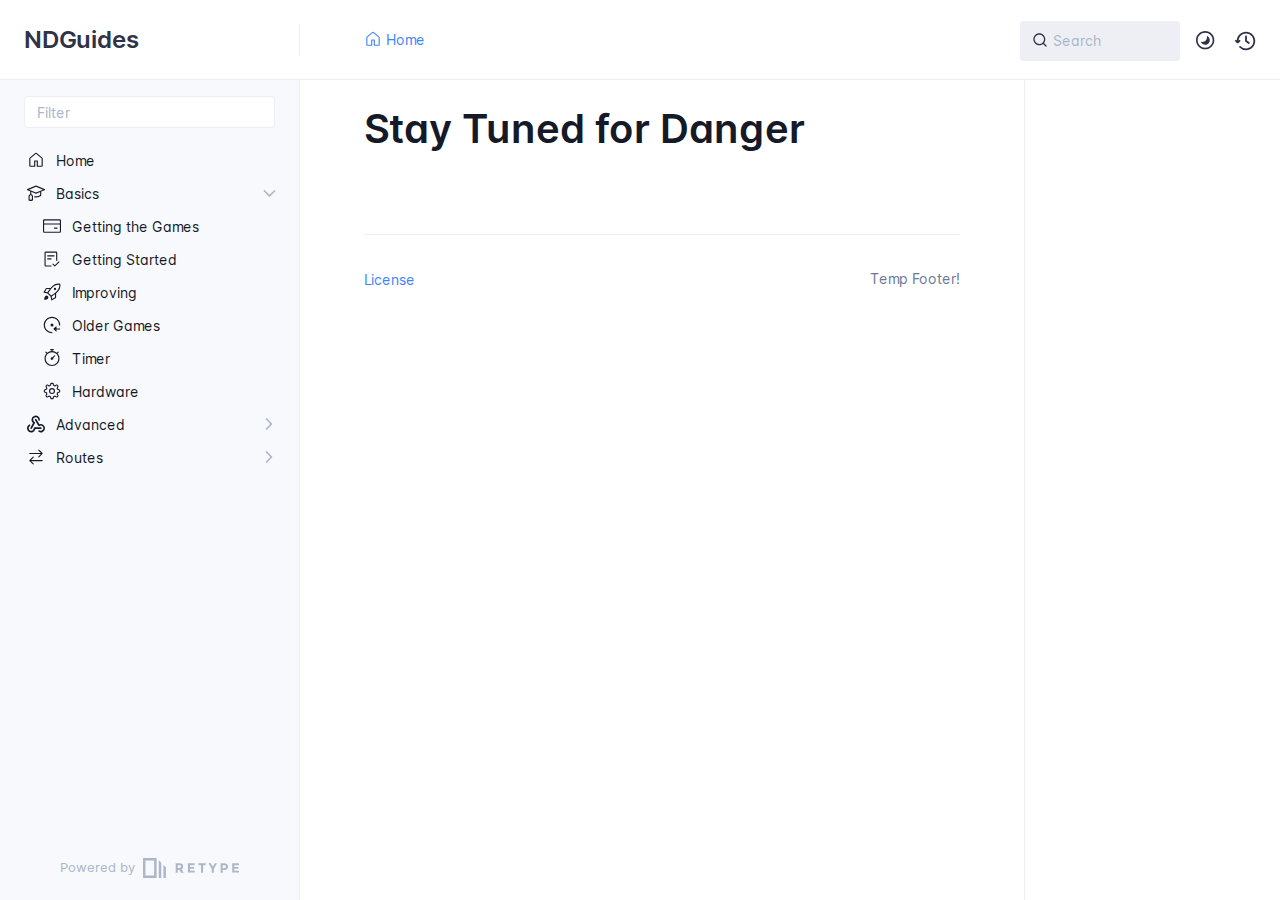
<file: routes/stfd/index.html>
<!DOCTYPE html>
<html lang="en" class="h-full">
<head>
    <meta charset="UTF-8">
    <meta name="viewport" content="width=device-width,initial-scale=1">
    <meta name="turbo-root" content="/ndguides">
    <meta name="turbo-cache-control" content="no-cache" data-turbo-track="reload" data-track-token="3.6.0.795033673877">

    <!-- See retype.com -->
    <meta name="generator" content="Retype 3.6.0">

    <!-- Primary Meta Tags -->
    <title>Stay Tuned for Danger</title>
    <meta name="title" content="Stay Tuned for Danger">

    <!-- Canonical -->
    <link rel="canonical" href="https://toasterberry.github.io/ndguides/routes/stfd/">

    <!-- Open Graph / Facebook -->
    <meta property="og:type" content="website">
    <meta property="og:url" content="https://toasterberry.github.io/ndguides/routes/stfd/">
    <meta property="og:title" content="Stay Tuned for Danger">

    <!-- Twitter -->
    <meta property="twitter:card" content="summary_large_image">
    <meta property="twitter:url" content="https://toasterberry.github.io/ndguides/routes/stfd/">
    <meta property="twitter:title" content="Stay Tuned for Danger">

    <script data-cfasync="false">(function () { var el = document.documentElement, m = localStorage.getItem("doc_theme"), wm = window.matchMedia; if (m === "dark" || (!m && wm && wm("(prefers-color-scheme: dark)").matches)) { el.classList.add("dark") } else { el.classList.remove("dark") } })();</script>

    <link href="../../resources/css/retype.css?v=3.6.0.795033673877" rel="stylesheet">

    <script data-cfasync="false" src="../../resources/js/config.js?v=3.6.0.795033673877" data-turbo-eval="false" defer></script>
    <script data-cfasync="false" src="../../resources/js/retype.js?v=3.6.0" data-turbo-eval="false" defer></script>
    <script id="lunr-js" data-cfasync="false" src="../../resources/js/lunr.js?v=3.6.0.795033673877" data-turbo-eval="false" defer></script>
</head>
<body>
    <div id="docs-app" class="relative text-base antialiased text-gray-700 bg-white font-body dark:bg-dark-850 dark:text-dark-300">
        <div class="absolute bottom-0 left-0 bg-gray-100 dark:bg-dark-800" style="top: 5rem; right: 50%"></div>
    
        <header id="docs-site-header" class="sticky top-0 z-30 flex w-full h-16 bg-white border-b border-gray-200 md:h-20 dark:bg-dark-850 dark:border-dark-650">
            <div class="container relative flex items-center justify-between pr-6 grow md:justify-start">
                <!-- Mobile menu button skeleton -->
                <button v-cloak class="skeleton docs-mobile-menu-button flex items-center justify-center shrink-0 overflow-hidden dark:text-white focus:outline-none rounded-full w-10 h-10 ml-3.5 md:hidden"><svg xmlns="http://www.w3.org/2000/svg" class="mb-px shrink-0" width="24" height="24" viewBox="0 0 24 24" role="presentation" style="margin-bottom: 0px;"><g fill="currentColor"><path d="M2 4h20v2H2zM2 11h20v2H2zM2 18h20v2H2z"></path></g></svg></button>
                <div v-cloak id="docs-sidebar-toggle"></div>
        
                <!-- Logo -->
                <div class="flex items-center justify-between h-full py-2 md:w-75">
                    <div class="flex items-center px-2 md:px-6">
                        <a id="docs-site-logo" href="../../" class="flex items-center leading-snug text-2xl">
                            <span class="dark:text-white font-semibold line-clamp-1 md:line-clamp-2">NDGuides</span>
                        </a>
                    </div>
        
                    <span class="hidden h-8 border-r md:inline-block dark:border-dark-650"></span>
                </div>
        
                <div class="flex justify-between md:grow">
                    <!-- Top Nav -->
                    <nav class="hidden md:flex">
                        <ul class="flex flex-col mb-4 md:pl-16 md:mb-0 md:flex-row md:items-center">
                            <li class="mr-6">
                                <a class="py-2 md:mb-0 inline-flex items-center text-sm whitespace-nowrap transition-colors duration-200 ease-linear md:text-blue-500 dark:text-blue-400 hover:text-blue-800 dark:hover:text-blue-200" href="../../">
                                    <svg xmlns="http://www.w3.org/2000/svg" class="mb-px mr-1" width="18" height="18" viewBox="0 0 24 24" role="presentation">
                                        <g fill="currentColor">
                                            <path d="M11.03 2.59a1.501 1.501 0 0 1 1.94 0l7.5 6.363a1.5 1.5 0 0 1 .53 1.144V19.5a1.5 1.5 0 0 1-1.5 1.5h-5.75a.75.75 0 0 1-.75-.75V14h-2v6.25a.75.75 0 0 1-.75.75H4.5A1.5 1.5 0 0 1 3 19.5v-9.403c0-.44.194-.859.53-1.144ZM12 3.734l-7.5 6.363V19.5h5v-6.25a.75.75 0 0 1 .75-.75h3.5a.75.75 0 0 1 .75.75v6.25h5v-9.403Z"/>
                                        </g>
                                    </svg>
                                    <span>Home</span>
                                </a>
                            </li>
        
                        </ul>
                    </nav>
        
                    <!-- Header Right Skeleton -->
                    <div v-cloak class="flex justify-end grow skeleton">
        
                        <!-- Search input mock -->
                        <div class="relative hidden w-40 lg:block lg:max-w-sm lg:ml-auto">
                            <div class="absolute flex items-center justify-center h-full pl-3 dark:text-dark-300">
                                <svg xmlns="http://www.w3.org/2000/svg" class="icon-base" width="16" height="16" viewBox="0 0 24 24" aria-labelledby="icon" role="presentation" style="margin-bottom: 1px;"><g fill="currentColor" ><path d="M21.71 20.29l-3.68-3.68A8.963 8.963 0 0020 11c0-4.96-4.04-9-9-9s-9 4.04-9 9 4.04 9 9 9c2.12 0 4.07-.74 5.61-1.97l3.68 3.68c.2.19.45.29.71.29s.51-.1.71-.29c.39-.39.39-1.03 0-1.42zM4 11c0-3.86 3.14-7 7-7s7 3.14 7 7c0 1.92-.78 3.66-2.04 4.93-.01.01-.02.01-.02.01-.01.01-.01.01-.01.02A6.98 6.98 0 0111 18c-3.86 0-7-3.14-7-7z" ></path></g></svg>
                            </div>
                            <input class="w-full h-10 placeholder-gray-400 transition-colors duration-200 ease-in bg-gray-200 border border-transparent rounded md:text-sm hover:bg-white hover:border-gray-300 focus:outline-none focus:bg-white focus:border-gray-500 dark:bg-dark-600 dark:border-dark-600 dark:placeholder-dark-400" style="padding: 0.625rem 0.75rem 0.625rem 2rem" type="text" placeholder="Search">
                        </div>
        
                        <!-- Mobile search button -->
                        <div class="flex items-center justify-center w-10 h-10 lg:hidden">
                            <svg xmlns="http://www.w3.org/2000/svg" class="shrink-0 icon-base" width="20" height="20" viewBox="0 0 24 24" aria-labelledby="icon" role="presentation" style="margin-bottom: 0px;"><g fill="currentColor" ><path d="M21.71 20.29l-3.68-3.68A8.963 8.963 0 0020 11c0-4.96-4.04-9-9-9s-9 4.04-9 9 4.04 9 9 9c2.12 0 4.07-.74 5.61-1.97l3.68 3.68c.2.19.45.29.71.29s.51-.1.71-.29c.39-.39.39-1.03 0-1.42zM4 11c0-3.86 3.14-7 7-7s7 3.14 7 7c0 1.92-.78 3.66-2.04 4.93-.01.01-.02.01-.02.01-.01.01-.01.01-.01.02A6.98 6.98 0 0111 18c-3.86 0-7-3.14-7-7z" ></path></g></svg>
                        </div>
        
                        <!-- Dark mode switch placeholder -->
                        <div class="w-10 h-10 lg:ml-2"></div>
        
                        <!-- History button -->
                        <div class="flex items-center justify-center w-10 h-10" style="margin-right: -0.625rem;">
                            <svg xmlns="http://www.w3.org/2000/svg" class="shrink-0 icon-base" width="22" height="22" viewBox="0 0 24 24" aria-labelledby="icon" role="presentation" style="margin-bottom: 0px;"><g fill="currentColor" ><g ><path d="M12.01 6.01c-.55 0-1 .45-1 1V12a1 1 0 00.4.8l3 2.22a.985.985 0 001.39-.2.996.996 0 00-.21-1.4l-2.6-1.92V7.01c.02-.55-.43-1-.98-1z"></path><path d="M12.01 1.91c-5.33 0-9.69 4.16-10.05 9.4l-.29-.26a.997.997 0 10-1.34 1.48l1.97 1.79c.19.17.43.26.67.26s.48-.09.67-.26l1.97-1.79a.997.997 0 10-1.34-1.48l-.31.28c.34-4.14 3.82-7.41 8.05-7.41 4.46 0 8.08 3.63 8.08 8.09s-3.63 8.08-8.08 8.08c-2.18 0-4.22-.85-5.75-2.4a.996.996 0 10-1.42 1.4 10.02 10.02 0 007.17 2.99c5.56 0 10.08-4.52 10.08-10.08.01-5.56-4.52-10.09-10.08-10.09z"></path></g></g></svg>
                        </div>
                    </div>
        
                    <div v-cloak class="flex justify-end grow">
                        <div id="docs-mobile-search-button"></div>
                        <doc-search-desktop></doc-search-desktop>
        
                        <doc-theme-switch class="lg:ml-2"></doc-theme-switch>
                        <doc-history></doc-history>
                    </div>
                </div>
            </div>
        </header>
    
        <div class="container relative flex bg-white">
            <!-- Sidebar Skeleton -->
            <div v-cloak class="fixed flex flex-col shrink-0 duration-300 ease-in-out bg-gray-100 border-gray-200 sidebar top-20 w-75 border-r h-screen md:sticky transition-transform skeleton dark:bg-dark-800 dark:border-dark-650">
            
                <!-- Render this div, if config.showSidebarFilter is `true` -->
                <div class="flex items-center h-16 px-6">
                    <input class="w-full h-8 px-3 py-2 transition-colors duration-200 ease-linear bg-white border border-gray-200 rounded shadow-none text-sm focus:outline-none focus:border-gray-600 dark:bg-dark-600 dark:border-dark-600" type="text" placeholder="Filter">
                </div>
            
                <div class="pl-6 mt-1 mb-4">
                    <div class="w-32 h-3 mb-4 bg-gray-200 rounded-full loading dark:bg-dark-600"></div>
                    <div class="w-48 h-3 mb-4 bg-gray-200 rounded-full loading dark:bg-dark-600"></div>
                    <div class="w-40 h-3 mb-4 bg-gray-200 rounded-full loading dark:bg-dark-600"></div>
                    <div class="w-32 h-3 mb-4 bg-gray-200 rounded-full loading dark:bg-dark-600"></div>
                    <div class="w-48 h-3 mb-4 bg-gray-200 rounded-full loading dark:bg-dark-600"></div>
                    <div class="w-40 h-3 mb-4 bg-gray-200 rounded-full loading dark:bg-dark-600"></div>
                </div>
            
                <div class="shrink-0 mt-auto bg-transparent dark:border-dark-650">
                    <a class="flex items-center justify-center flex-nowrap h-16 text-gray-400 dark:text-dark-400 hover:text-gray-700 dark:hover:text-dark-300 transition-colors duration-150 ease-in docs-powered-by" target="_blank" href="https://retype.com/" rel="noopener">
                        <span class="text-xs whitespace-nowrap">Powered by</span>
                        <svg xmlns="http://www.w3.org/2000/svg" class="ml-2" fill="currentColor" width="96" height="20" overflow="visible"><path d="M0 0v20h13.59V0H0zm11.15 17.54H2.44V2.46h8.71v15.08zM15.8 20h2.44V4.67L15.8 2.22zM20.45 6.89V20h2.44V9.34z"/><g><path d="M40.16 8.44c0 1.49-.59 2.45-1.75 2.88l2.34 3.32h-2.53l-2.04-2.96h-1.43v2.96h-2.06V5.36h3.5c1.43 0 2.46.24 3.07.73s.9 1.27.9 2.35zm-2.48 1.1c.26-.23.38-.59.38-1.09 0-.5-.13-.84-.4-1.03s-.73-.28-1.39-.28h-1.54v2.75h1.5c.72 0 1.2-.12 1.45-.35zM51.56 5.36V7.2h-4.59v1.91h4.13v1.76h-4.13v1.92h4.74v1.83h-6.79V5.36h6.64zM60.09 7.15v7.48h-2.06V7.15h-2.61V5.36h7.28v1.79h-2.61zM70.81 14.64h-2.06v-3.66l-3.19-5.61h2.23l1.99 3.45 1.99-3.45H74l-3.19 5.61v3.66zM83.99 6.19c.65.55.97 1.4.97 2.55s-.33 1.98-1 2.51-1.68.8-3.04.8h-1.23v2.59h-2.06V5.36h3.26c1.42 0 2.45.28 3.1.83zm-1.51 3.65c.25-.28.37-.69.37-1.22s-.16-.92-.48-1.14c-.32-.23-.82-.34-1.5-.34H79.7v3.12h1.38c.68 0 1.15-.14 1.4-.42zM95.85 5.36V7.2h-4.59v1.91h4.13v1.76h-4.13v1.92H96v1.83h-6.79V5.36h6.64z"/></g></svg>
                    </a>
                </div>
            </div>
            
            <!-- Sidebar component -->
            <doc-sidebar v-cloak>
                <template #sidebar-footer>
                    <div class="shrink-0 mt-auto border-t md:bg-transparent md:border-none dark:border-dark-650">
            
                        <div class="py-3 px-6 md:hidden border-b dark:border-dark-650">
                            <nav>
                                <ul class="flex flex-wrap justify-center items-center">
                                    <li class="mr-6">
                                        <a class="block py-1 inline-flex items-center text-sm whitespace-nowrap transition-colors duration-200 ease-linear md:text-blue-500 dark:text-blue-400 hover:text-blue-800 dark:hover:text-blue-200" href="../../">
                                            <svg xmlns="http://www.w3.org/2000/svg" class="mb-px mr-1" width="18" height="18" viewBox="0 0 24 24" role="presentation">
                                                <g fill="currentColor">
                                                    <path d="M11.03 2.59a1.501 1.501 0 0 1 1.94 0l7.5 6.363a1.5 1.5 0 0 1 .53 1.144V19.5a1.5 1.5 0 0 1-1.5 1.5h-5.75a.75.75 0 0 1-.75-.75V14h-2v6.25a.75.75 0 0 1-.75.75H4.5A1.5 1.5 0 0 1 3 19.5v-9.403c0-.44.194-.859.53-1.144ZM12 3.734l-7.5 6.363V19.5h5v-6.25a.75.75 0 0 1 .75-.75h3.5a.75.75 0 0 1 .75.75v6.25h5v-9.403Z"/>
                                                </g>
                                            </svg>
                                            <span>Home</span>
                                        </a>
                                    </li>
            
                                </ul>
                            </nav>
                        </div>
            
                        <a class="flex items-center justify-center flex-nowrap h-16 text-gray-400 dark:text-dark-400 hover:text-gray-700 dark:hover:text-dark-300 transition-colors duration-150 ease-in docs-powered-by" target="_blank" href="https://retype.com/" rel="noopener">
                            <span class="text-xs whitespace-nowrap">Powered by</span>
                            <svg xmlns="http://www.w3.org/2000/svg" class="ml-2" fill="currentColor" width="96" height="20" overflow="visible"><path d="M0 0v20h13.59V0H0zm11.15 17.54H2.44V2.46h8.71v15.08zM15.8 20h2.44V4.67L15.8 2.22zM20.45 6.89V20h2.44V9.34z"/><g><path d="M40.16 8.44c0 1.49-.59 2.45-1.75 2.88l2.34 3.32h-2.53l-2.04-2.96h-1.43v2.96h-2.06V5.36h3.5c1.43 0 2.46.24 3.07.73s.9 1.27.9 2.35zm-2.48 1.1c.26-.23.38-.59.38-1.09 0-.5-.13-.84-.4-1.03s-.73-.28-1.39-.28h-1.54v2.75h1.5c.72 0 1.2-.12 1.45-.35zM51.56 5.36V7.2h-4.59v1.91h4.13v1.76h-4.13v1.92h4.74v1.83h-6.79V5.36h6.64zM60.09 7.15v7.48h-2.06V7.15h-2.61V5.36h7.28v1.79h-2.61zM70.81 14.64h-2.06v-3.66l-3.19-5.61h2.23l1.99 3.45 1.99-3.45H74l-3.19 5.61v3.66zM83.99 6.19c.65.55.97 1.4.97 2.55s-.33 1.98-1 2.51-1.68.8-3.04.8h-1.23v2.59h-2.06V5.36h3.26c1.42 0 2.45.28 3.1.83zm-1.51 3.65c.25-.28.37-.69.37-1.22s-.16-.92-.48-1.14c-.32-.23-.82-.34-1.5-.34H79.7v3.12h1.38c.68 0 1.15-.14 1.4-.42zM95.85 5.36V7.2h-4.59v1.91h4.13v1.76h-4.13v1.92H96v1.83h-6.79V5.36h6.64z"/></g></svg>
                        </a>
                    </div>
                </template>
            </doc-sidebar>
    
            <div class="grow min-w-0 dark:bg-dark-850">
                <!-- Render "toolbar" template here on api pages --><!-- Render page content -->
                <div class="flex">
                    <div class="min-w-0 p-4 grow md:px-16">
                        <main class="relative pb-12 lg:pt-2">
                            <div class="docs-markdown" id="docs-content">
                                <!-- Rendered if sidebar right is enabled -->
                                <div id="docs-sidebar-right-toggle"></div>
                                <!-- Page content  -->
<doc-anchor-target id="stay-tuned-for-danger" class="break-words">
    <h1>
        <doc-anchor-trigger class="header-anchor-trigger" to="#stay-tuned-for-danger">#</doc-anchor-trigger>
        <span>Stay Tuned for Danger</span>
    </h1>
</doc-anchor-target>

                                
                                <!-- Required only on API pages -->
                                <doc-toolbar-member-filter-no-results></doc-toolbar-member-filter-no-results>
                            </div>
                            <footer class="clear-both">
                            
                            </footer>
                        </main>
                
                        <div class="border-t dark:border-dark-650 pt-6 mb-8">
                            <footer class="flex flex-wrap items-center justify-between">
                                <div>
                                    <ul class="flex flex-wrap items-center text-sm">
                                        <li>
                                            <a class="block mr-4 py-2 text-sm whitespace-nowrap transition-colors duration-200 ease-linear text-blue-500 dark:text-blue-400 hover:text-blue-800 dark:hover:text-blue-200 md:mb-0" href="license.md">License</a>
                                        </li>
                                    </ul>
                                </div>
                                <div class="docs-copyright py-2 text-gray-500 dark:text-dark-350 text-sm leading-relaxed"><p>Temp Footer!</p></div>
                            </footer>
                        </div>
                    </div>
                
                    <!-- Rendered if sidebar right is enabled -->
                    <!-- Sidebar right skeleton-->
                    <div v-cloak class="fixed top-0 bottom-0 right-0 translate-x-full bg-white border-gray-200 lg:sticky lg:border-l lg:shrink-0 lg:pt-6 lg:transform-none sm:w-1/2 lg:w-64 lg:z-0 md:w-104 sidebar-right skeleton dark:bg-dark-850 dark:border-dark-650">
                        <div class="pl-5">
                            <div class="w-32 h-3 mb-4 bg-gray-200 dark:bg-dark-600 rounded-full loading"></div>
                            <div class="w-48 h-3 mb-4 bg-gray-200 dark:bg-dark-600 rounded-full loading"></div>
                            <div class="w-40 h-3 mb-4 bg-gray-200 dark:bg-dark-600 rounded-full loading"></div>
                        </div>
                    </div>
                
                    <!-- User should be able to hide sidebar right -->
                    <doc-sidebar-right v-cloak></doc-sidebar-right>
                </div>

            </div>
        </div>
    
        <doc-search-mobile></doc-search-mobile>
        <doc-back-to-top></doc-back-to-top>
    </div>


    <div id="docs-overlay-target"></div>

    <script data-cfasync="false">window.__DOCS__ = { "title": "Stay Tuned for Danger", level: 2, icon: "file", hasPrism: false, hasMermaid: false, hasMath: false, tocDepth: 23 }</script>
</body>
</html>
</file>
